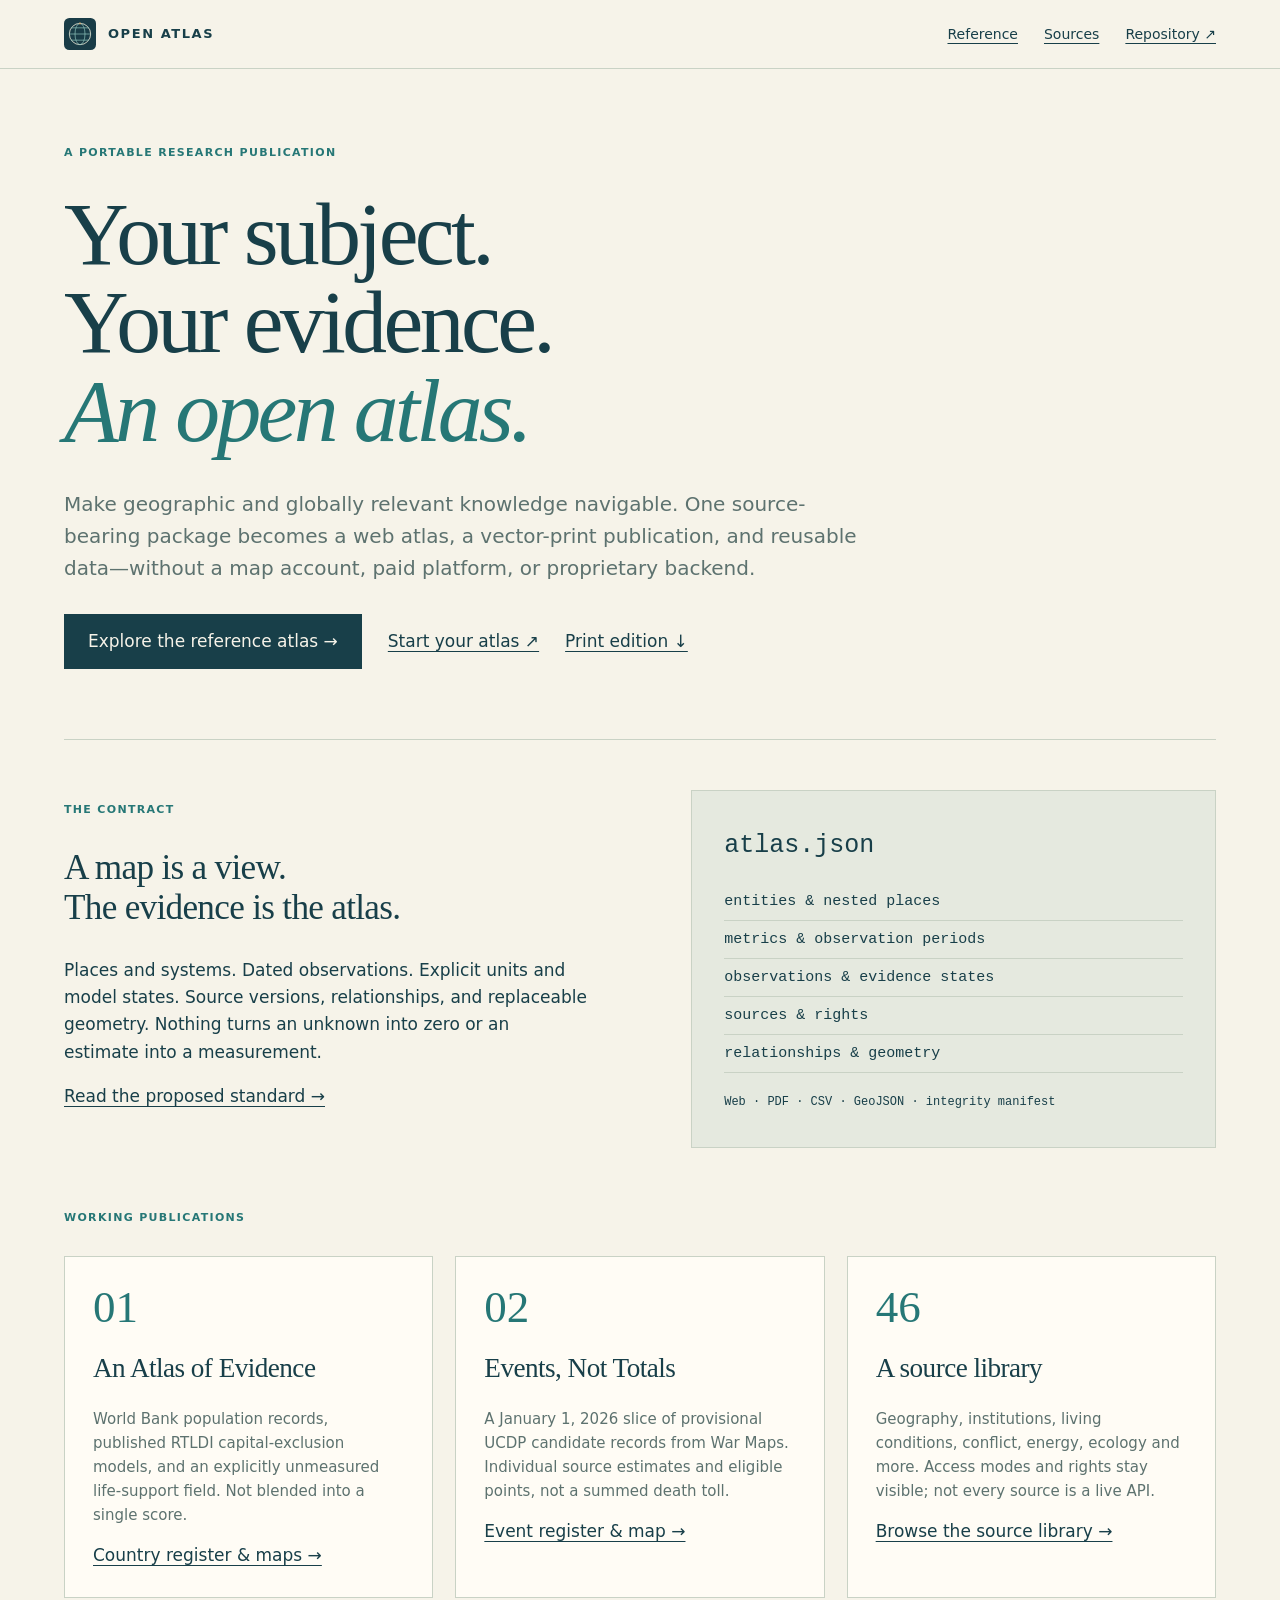
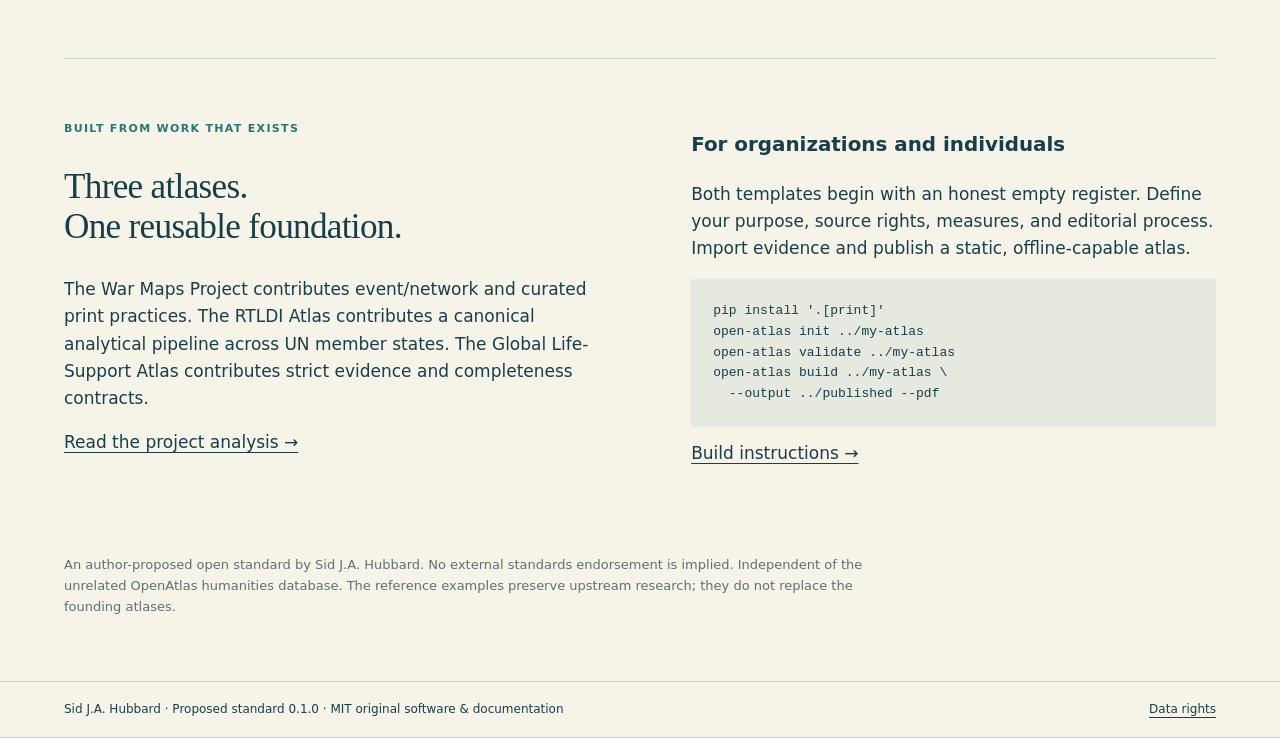
<file: docs/index.html>
<!doctype html><html lang="en"><head><meta charset="utf-8"><meta name="viewport" content="width=device-width,initial-scale=1"><meta name="description" content="Open Atlas Standard: source-bearing atlases, web and print, for geographic and globally relevant research."><title>Open Atlas — Your evidence, web and print</title><link rel="stylesheet" href="site.css"><link rel="icon" href="demo/icon.svg"></head><body><header><a class="brand" href="./"><img src="demo/icon.svg" alt="" width="32" height="32">OPEN ATLAS</a><nav aria-label="Project"><a href="demo/">Reference</a><a href="library.html">Sources</a><a href="https://github.com/SJAH9/open-atlas-standard">Repository ↗</a></nav></header><main><section class="hero"><p class="kicker">A PORTABLE RESEARCH PUBLICATION</p><h1>Your subject.<br>Your evidence.<br><em>An open atlas.</em></h1><p class="lede">Make geographic and globally relevant knowledge navigable. One source-bearing package becomes a web atlas, a vector-print publication, and reusable data—without a map account, paid platform, or proprietary backend.</p><div class="actions"><a class="primary" href="demo/">Explore the reference atlas →</a><a href="https://github.com/SJAH9/open-atlas-standard/generate">Start your atlas ↗</a><a href="demo/atlas.pdf">Print edition ↓</a></div></section>
<section class="split"><div><p class="kicker">THE CONTRACT</p><h2>A map is a view.<br>The evidence is the atlas.</h2><p>Places and systems. Dated observations. Explicit units and model states. Source versions, relationships, and replaceable geometry. Nothing turns an unknown into zero or an estimate into a measurement.</p><a href="https://github.com/SJAH9/open-atlas-standard/blob/main/standard/OPEN_ATLAS_STANDARD.md">Read the proposed standard →</a></div><div class="package"><span>atlas.json</span><ul><li>entities &amp; nested places</li><li>metrics &amp; observation periods</li><li>observations &amp; evidence states</li><li>sources &amp; rights</li><li>relationships &amp; geometry</li></ul><strong>Web · PDF · CSV · GeoJSON · integrity manifest</strong></div></section>
<section><p class="kicker">WORKING PUBLICATIONS</p><div class="cards"><article><span class="number">01</span><h2>An Atlas of Evidence</h2><p>World Bank population records, published RTLDI capital-exclusion models, and an explicitly unmeasured life-support field. Not blended into a single score.</p><a href="demo/">Country register &amp; maps →</a></article><article><span class="number">02</span><h2>Events, Not Totals</h2><p>A January 1, 2026 slice of provisional UCDP candidate records from War Maps. Individual source estimates and eligible points, not a summed death toll.</p><a href="events/">Event register &amp; map →</a></article><article><span class="number">46</span><h2>A source library</h2><p>Geography, institutions, living conditions, conflict, energy, ecology and more. Access modes and rights stay visible; not every source is a live API.</p><a href="library.html">Browse the source library →</a></article></div></section>
<section class="split foundations"><div><p class="kicker">BUILT FROM WORK THAT EXISTS</p><h2>Three atlases.<br>One reusable foundation.</h2><p>The War Maps Project contributes event/network and curated print practices. The RTLDI Atlas contributes a canonical analytical pipeline across UN member states. The Global Life-Support Atlas contributes strict evidence and completeness contracts.</p><a href="https://github.com/SJAH9/open-atlas-standard/blob/main/analysis/FOUNDING_PROJECTS.md">Read the project analysis →</a></div><div><h3>For organizations and individuals</h3><p>Both templates begin with an honest empty register. Define your purpose, source rights, measures, and editorial process. Import evidence and publish a static, offline-capable atlas.</p><pre><code>pip install '.[print]'
open-atlas init ../my-atlas
open-atlas validate ../my-atlas
open-atlas build ../my-atlas \
  --output ../published --pdf</code></pre><a href="https://github.com/SJAH9/open-atlas-standard#five-minute-start">Build instructions →</a></div></section>
<p class="notice">An author-proposed open standard by Sid J.A. Hubbard. No external standards endorsement is implied. Independent of the unrelated OpenAtlas humanities database. The reference examples preserve upstream research; they do not replace the founding atlases.</p></main><footer><span>Sid J.A. Hubbard · Proposed standard 0.1.0 · MIT original software &amp; documentation</span><a href="https://github.com/SJAH9/open-atlas-standard/blob/main/THIRD_PARTY_NOTICES.md">Data rights</a></footer></body></html>
</file>
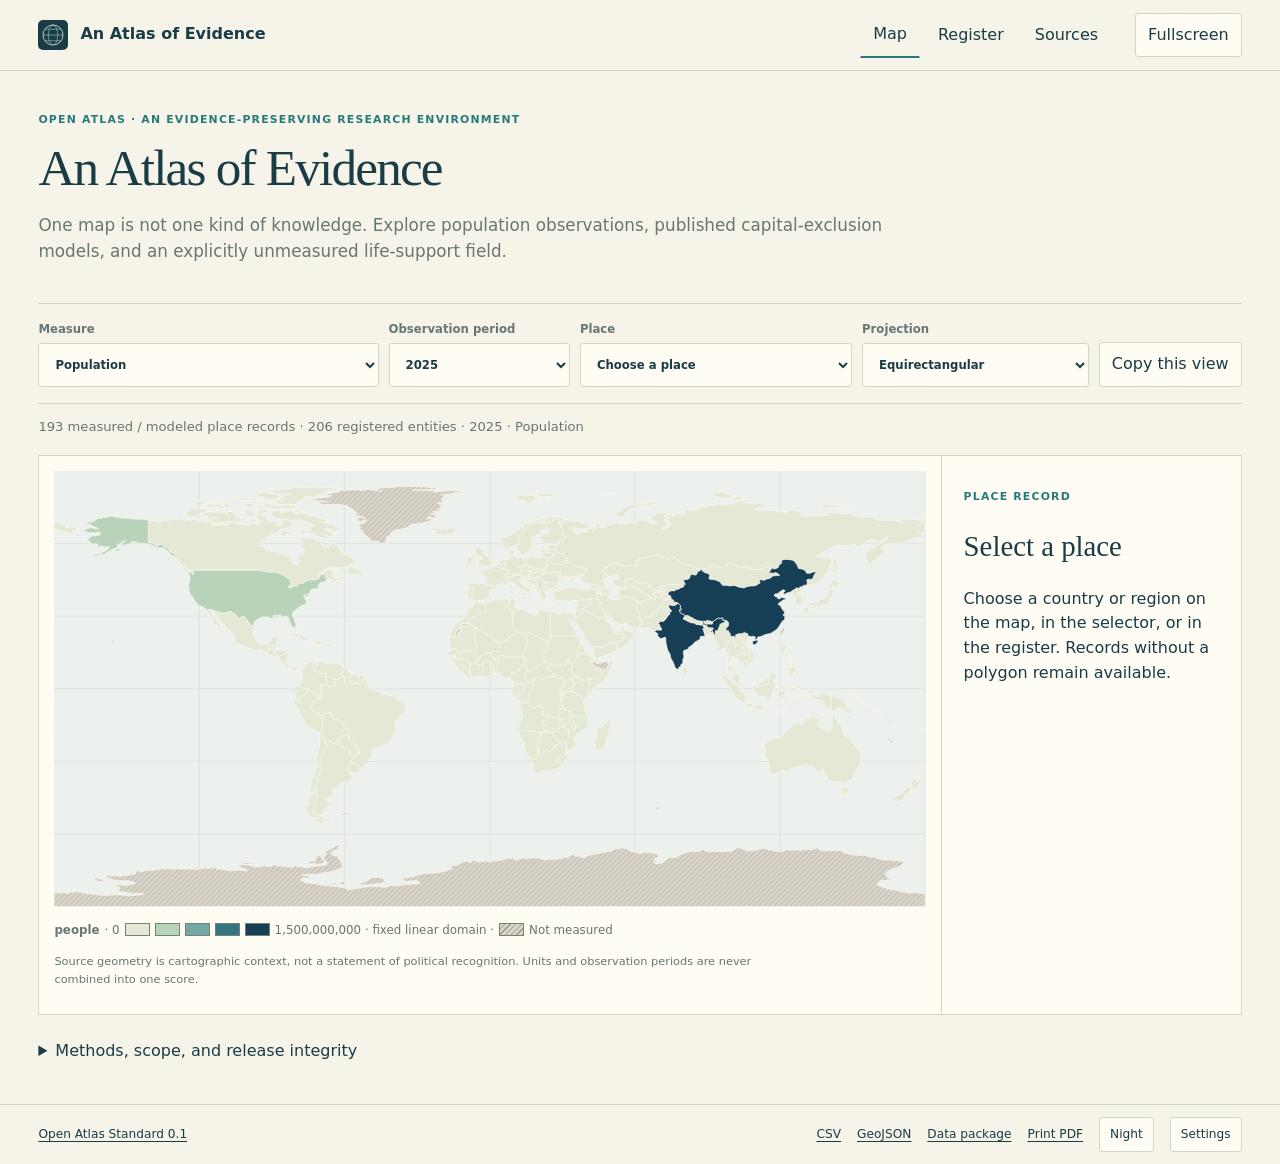
<file: docs/demo/index.html>
<!doctype html>
<html lang="en"><head><meta charset="utf-8"><meta name="viewport" content="width=device-width,initial-scale=1"><meta name="theme-color" content="#f6f3e9"><title>An Atlas of Evidence</title><link rel="stylesheet" href="atlas.css"><link rel="manifest" href="manifest.webmanifest"><link rel="icon" href="icon.svg"></head>
<body><a class="skip" href="#register">Skip map and read the data</a>
<header><a class="identity" href="./"><img src="icon.svg" alt="" width="30" height="30"><span>An Atlas of Evidence</span></a><nav aria-label="Atlas views"><button data-view="map" aria-pressed="true">Map</button><button data-view="table" aria-pressed="false">Register</button><button data-view="sources" aria-pressed="false">Sources</button></nav><button id="fullscreen" aria-label="Enter fullscreen">Fullscreen</button></header>
<main><section class="introduction"><p class="eyebrow">OPEN ATLAS · AN EVIDENCE-PRESERVING RESEARCH ENVIRONMENT</p><h1>An Atlas of Evidence</h1><p>One map is not one kind of knowledge. Explore population observations, published capital-exclusion models, and an explicitly unmeasured life-support field.</p></section>
<section class="control-deck" aria-label="Explore the atlas"><label>Measure<select id="metric"></select></label><label>Observation period<select id="period"></select></label><label>Place<select id="entity"><option value="">Choose a place</option></select></label><label>Projection<select id="projection"><option value="equirectangular">Equirectangular</option><option value="equal-area">Cylindrical equal-area (45°)</option></select></label><button id="share">Copy this view</button></section>
<p id="status" role="status" aria-live="polite">Loading the validated local atlas package…</p>
<section id="map-view" class="workspace"><div class="cartography"><div id="map"><svg xmlns="http://www.w3.org/2000/svg" viewBox="0 0 1000 500" role="group" aria-label="Population world map; tab through places or use the place selector"><defs><pattern id="missing" width="6" height="6" patternUnits="userSpaceOnUse"><rect width="6" height="6" fill="#d9d4c8"/><path d="M-1,1L1,-1M0,6L6,0M5,7L7,5" stroke="#a19a8d" stroke-width=".6"/></pattern></defs><rect width="1000" height="500" fill="#edf1ed"/><g stroke="#c9d3ce" stroke-width=".5" fill="none"><path d="M166.66666666666666,0V500"/><path d="M333.3333333333333,0V500"/><path d="M500.0,0V500"/><path d="M666.6666666666666,0V500"/><path d="M833.3333333333334,0V500"/><path d="M1000.0,0V500"/><path d="M0,416.6666666666667H1000"/><path d="M0,333.3333333333333H1000"/><path d="M0,250.0H1000"/><path d="M0,166.66666666666666H1000"/><path d="M0,83.33333333333333H1000"/></g><a href="#entity=FJI" data-entity="FJI" aria-label="Fiji: 933154.0 people"><title>Fiji: 933154.0 people</title><path data-shape="MultiPolygon" d="M1000.000,294.631L1000.000,295.987L998.234,296.670L996.458,297.256L996.102,296.220L997.491,295.650L998.371,295.497L1000.000,294.631ZM994.793,298.624L995.482,298.166L996.439,298.968L995.980,300.418L994.257,300.800L992.726,300.456L992.458,299.235L993.530,298.281L994.793,298.624ZM0.574,294.502L0.230,295.838L0.000,295.987L0.000,294.631L0.574,294.502Z" fill="#e4e8d5" fill-rule="evenodd" stroke="#faf7ef" stroke-width=".8"/></a><a href="#entity=TZA" data-entity="TZA" aria-label="United Republic of Tanzania: 70545865.0 people"><title>United Republic of Tanzania: 70545865.0 people</title><path data-shape="Polygon" d="M594.177,252.639L594.646,252.944L604.719,258.603L604.908,260.214L608.895,262.991L607.613,266.414L607.777,267.988L609.556,269.000L609.639,269.722L608.874,271.400L609.033,272.244L608.851,273.571L609.822,275.312L610.971,278.051L611.991,278.659L611.991,278.659L609.781,280.269L606.743,281.348L605.077,281.302L604.087,282.135L602.153,282.207L601.428,282.558L598.090,281.775L596.000,282.000L595.222,278.222L594.280,276.927L593.721,276.159L590.998,275.641L589.422,274.807L587.657,274.339L586.549,273.874L585.389,273.167L585.389,273.167L583.889,269.667L582.278,268.111L581.722,266.500L582.000,265.055L581.500,262.500L582.649,262.368L583.656,261.361L584.738,259.913L585.423,259.331L585.397,258.429L584.799,257.799L584.638,256.705L584.638,256.705L585.440,256.353L585.600,254.719L584.498,253.152L585.472,252.818L588.517,252.854L594.177,252.639Z" fill="#e4e8d5" fill-rule="evenodd" stroke="#faf7ef" stroke-width=".8"/></a><a href="#entity=ESH" data-entity="ESH" aria-label="Western Sahara: not measured "><title>Western Sahara: not measured </title><path data-shape="Polygon" d="M475.929,173.177L475.930,173.363L475.877,173.901L475.869,178.108L466.752,177.963L466.841,185.071L464.238,185.320L463.559,186.747L464.086,190.758L453.208,190.741L452.602,191.667L452.721,190.494L452.770,190.498L459.025,190.276L459.359,189.275L460.497,188.027L461.414,184.192L465.275,181.194L466.581,177.692L467.449,177.489L468.354,175.324L470.691,175.026L471.696,175.386L472.957,175.386L473.853,174.754L475.570,174.665L475.506,173.177L475.929,173.177Z" fill="url(#missing)" fill-rule="evenodd" stroke="#faf7ef" stroke-width=".8"/></a><a href="#entity=CAN" data-entity="CAN" aria-label="Canada: 41651653.0 people"><title>Canada: 41651653.0 people</title><path data-shape="MultiPolygon" d="M158.778,113.889L158.405,113.882L153.027,111.154L151.043,109.954L146.012,108.804L144.465,106.345L144.860,104.640L141.306,103.457L140.819,101.218L137.458,99.201L137.400,97.770L137.400,97.770L138.944,96.431L138.867,94.678L134.145,92.911L131.304,89.742L129.568,87.749L127.025,86.497L125.153,85.360L123.678,83.923L120.890,84.823L118.188,86.375L115.720,84.550L113.781,83.333L111.075,82.564L108.339,82.482L108.354,66.667L108.372,56.356L108.372,56.356L113.554,57.025L117.927,58.361L120.823,58.617L123.262,57.458L126.626,56.590L130.752,56.930L134.913,55.710L139.459,55.018L141.367,56.169L143.440,55.520L144.061,54.212L145.980,54.508L150.677,56.998L154.375,55.116L154.751,57.223L158.164,56.767L159.213,55.957L162.577,56.117L166.825,57.284L173.326,58.302L177.149,58.774L179.870,58.595L183.617,60.003L179.709,61.382L184.730,61.977L192.228,61.650L194.594,61.164L197.555,62.829L200.577,61.424L197.742,60.245L199.536,59.295L202.917,59.167L205.139,58.889L207.381,59.552L210.172,61.061L213.275,60.840L218.182,62.092L222.495,61.651L226.547,61.718L226.226,59.989L228.696,59.504L233.000,60.446L232.984,63.074L234.752,60.859L236.986,60.934L238.242,58.142L235.266,56.429L232.024,55.306L232.247,52.237L235.531,50.221L239.195,50.666L242.005,51.893L245.779,55.024L243.314,56.389L248.480,56.951L248.468,59.792L252.180,57.615L255.501,59.403L254.674,61.463L257.361,63.337L260.261,61.329L262.287,58.932L262.439,55.883L266.387,56.096L270.493,56.505L274.221,57.883L274.388,59.262L272.321,60.743L274.280,62.230L273.926,63.581L268.487,65.523L264.624,65.952L261.752,65.116L260.923,66.510L258.246,68.853L257.435,70.068L254.214,71.947L250.238,72.131L248.044,73.305L247.861,75.111L244.629,75.458L241.231,77.709L238.218,80.837L237.141,83.027L236.987,86.253L241.069,86.716L242.321,89.317L243.619,91.425L247.506,90.876L252.668,92.079L255.445,93.134L257.433,94.447L260.913,95.212L263.856,96.382L268.443,96.542L271.464,96.810L271.011,99.216L271.875,102.008L273.887,105.117L278.020,107.754L280.158,106.850L281.661,103.994L280.211,99.607L278.251,98.145L282.698,96.843L285.846,94.896L287.385,92.960L287.158,91.104L285.272,88.744L281.898,86.654L285.176,83.743L283.965,81.228L283.036,76.890L284.970,76.249L289.733,77.004L292.588,77.275L294.889,76.545L297.476,77.486L300.897,79.096L301.740,80.175L306.693,80.385L306.610,82.719L307.534,86.230L310.071,86.664L312.084,88.300L316.106,86.757L318.763,83.692L320.601,82.401L322.765,84.882L326.382,88.425L329.454,91.757L328.337,93.502L332.032,95.068L334.529,96.655L338.958,97.374L340.741,98.260L341.842,100.610L344.005,100.979L345.121,102.027L345.324,105.148L343.308,106.193L341.314,107.167L336.737,108.155L333.241,110.437L328.545,110.888L322.604,110.303L318.435,110.283L315.558,110.475L313.232,112.468L309.691,113.699L305.684,117.375L302.487,119.940L304.847,119.483L309.306,115.833L315.132,113.519L319.288,113.242L321.747,114.604L319.124,116.470L320.004,119.464L320.911,121.560L324.519,122.947L329.109,122.545L331.894,119.422L332.087,121.437L333.881,122.443L330.445,124.263L324.292,125.916L321.537,127.040L318.433,129.041L316.324,128.837L316.217,126.486L321.040,124.189L316.594,124.280L313.507,124.618L311.691,123.048L311.693,119.260L310.460,118.459L308.597,118.931L307.674,118.201L305.556,120.297L304.708,122.458L303.722,123.722L302.542,124.152L301.653,124.292L301.375,124.977L296.256,124.980L292.036,124.999L290.783,125.510L287.847,127.510L287.500,127.727L286.611,128.809L284.061,128.808L281.333,128.819L280.079,129.260L280.528,129.806L280.778,130.653L280.724,130.934L277.090,132.316L274.228,132.753L271.002,134.236L270.305,134.236L269.362,133.798L269.050,133.401L269.111,133.111L269.722,132.139L271.028,130.611L271.840,128.969L271.284,126.556L270.692,124.035L267.798,122.731L268.140,122.237L267.733,121.897L266.970,121.897L266.412,121.457L266.272,120.799L265.731,121.087L264.986,121.001L265.156,120.726L264.502,120.452L264.233,119.722L262.077,118.833L259.828,117.907L257.112,116.833L254.505,115.825L252.020,116.612L251.111,116.639L247.694,115.917L245.444,116.278L242.750,115.417L239.914,114.974L237.975,114.803L237.111,114.333L236.618,112.808L235.678,112.822L235.669,113.889L229.920,113.887L220.417,113.889L210.977,113.889L202.639,113.889L194.306,113.889L186.111,113.889L177.644,113.889L174.913,113.889L166.667,113.889L158.778,113.889ZM266.684,76.520L268.749,75.239L272.564,75.265L272.505,75.803L269.254,77.335L267.293,77.271L266.684,76.520ZM278.400,47.770L275.344,46.297L275.461,45.297L276.797,45.112L283.154,45.411L287.944,46.937L288.191,47.704L285.238,47.623L282.245,47.565L279.205,47.938L278.400,47.770ZM276.902,77.540L277.974,76.707L279.111,76.767L279.817,77.337L278.729,78.797L277.501,78.561L276.772,77.732L276.902,77.540ZM239.965,41.722L238.453,42.799L234.420,42.592L231.053,41.868L232.532,40.617L236.525,39.869L238.951,40.843L239.965,41.722ZM239.333,34.667L238.068,34.746L232.862,34.569L232.121,33.793L237.715,33.833L239.665,34.349L239.333,34.667ZM231.238,31.206L234.558,32.171L233.805,33.175L229.695,33.748L227.433,33.103L226.242,32.061L226.022,30.911L229.619,31.022L231.238,31.206ZM255.138,43.355L250.654,43.012L243.271,42.117L242.310,40.592L241.972,39.215L239.184,38.002L233.438,37.663L230.218,36.803L231.264,35.663L236.989,35.839L240.072,36.733L245.542,36.726L247.939,37.640L247.306,38.683L250.494,39.312L252.258,39.972L256.005,40.094L260.058,40.327L264.473,39.724L270.129,39.488L274.643,39.683L277.618,40.731L278.239,41.880L276.506,42.619L272.364,43.215L268.809,42.878L260.840,43.305L255.138,43.355ZM190.932,32.908L194.849,33.344L193.925,34.175L188.747,34.974L184.627,34.077L186.876,33.192L190.932,32.908ZM191.768,31.099L195.380,31.661L191.996,32.203L187.383,32.200L187.428,31.804L190.278,30.972L191.768,31.099ZM345.555,107.453L344.072,109.203L342.234,111.632L344.047,110.694L345.913,111.289L344.938,112.258L347.402,113.019L348.684,112.343L351.454,113.197L350.594,115.231L352.539,114.756L352.893,116.230L353.755,117.957L352.586,120.401L351.329,120.505L349.503,119.980L350.106,117.708L349.332,117.355L346.109,119.764L344.451,119.667L346.413,118.362L343.748,117.687L340.763,117.853L335.372,117.768L334.946,116.946L336.676,115.968L335.468,115.213L337.801,113.540L340.670,109.116L342.393,107.535L344.803,106.578L346.092,106.699L345.555,107.453ZM266.993,69.140L270.035,70.093L273.217,70.958L273.463,72.279L275.507,72.063L277.490,72.983L275.025,73.858L270.702,73.190L269.142,71.939L266.388,73.417L262.435,74.855L261.481,73.230L257.717,73.497L260.131,72.123L260.486,69.936L261.434,67.392L263.441,67.619L263.956,68.840L265.378,68.412L266.993,69.140ZM281.193,49.022L283.820,47.918L289.984,49.323L293.809,50.647L294.169,51.859L299.327,51.231L302.222,53.000L308.928,54.097L311.347,55.217L313.975,57.816L308.875,59.111L315.417,60.925L319.827,61.535L323.820,64.088L328.189,64.272L327.325,66.222L322.449,69.448L319.031,68.261L314.663,65.589L311.069,65.937L310.719,67.528L313.640,69.143L317.411,70.421L318.555,71.159L320.363,73.909L319.406,75.905L315.903,75.153L308.936,72.929L312.862,75.322L315.755,77.000L316.207,77.970L308.674,76.861L302.713,75.248L299.346,73.895L300.316,73.111L296.171,71.683L292.127,70.336L292.171,71.141L284.139,71.585L281.789,70.631L283.619,68.586L288.838,68.536L294.556,68.181L293.628,67.190L294.597,65.804L298.191,63.098L297.428,61.870L296.357,60.918L292.102,59.570L286.475,58.626L288.254,57.923L285.313,56.196L282.865,56.038L280.674,55.092L279.188,55.912L274.151,56.269L264.042,55.648L258.167,54.833L253.662,54.415L251.352,53.439L254.256,52.172L250.311,52.160L249.430,49.347L251.565,46.863L254.422,45.728L261.594,44.989L259.550,46.785L261.738,48.516L264.305,46.277L271.346,45.136L276.111,48.010L275.697,49.828L281.193,49.022ZM237.490,44.070L243.278,44.167L248.584,44.842L244.433,47.316L241.121,47.856L238.142,49.932L234.973,49.828L233.240,47.388L233.283,46.007L234.734,44.827L237.490,44.070ZM158.736,38.565L158.736,38.565L163.451,36.487L169.156,34.688L173.416,34.727L177.226,34.319L176.845,36.453L174.705,37.417L172.110,37.552L166.946,38.741L162.500,39.167L158.736,38.565ZM131.361,99.889L134.028,99.667L133.196,102.820L135.614,105.054L134.506,105.049L132.832,103.779L131.806,102.500L130.404,101.635L129.890,100.414L130.056,99.528L131.361,99.889ZM206.966,29.718L212.419,30.096L219.930,31.110L222.055,32.431L223.136,33.590L218.600,33.281L214.028,32.380L207.844,32.277L210.527,31.452L207.168,30.782L206.966,29.718ZM156.917,115.250L155.520,115.637L150.958,114.375L150.125,113.389L147.639,112.417L147.139,111.625L144.280,111.125L143.209,109.614L143.449,108.970L146.365,109.576L148.069,109.997L150.681,110.292L151.625,111.250L152.998,112.569L155.771,113.715L156.917,115.250ZM162.395,43.197L166.362,43.774L173.457,43.928L176.154,44.733L179.137,45.902L175.645,46.603L168.833,48.556L165.389,50.500L165.389,51.712L158.077,53.051L156.611,51.833L150.197,50.365L151.389,49.188L153.313,47.160L155.722,45.333L153.006,43.631L162.395,43.197ZM200.502,39.318L202.975,38.853L205.886,38.974L206.375,40.335L204.685,41.652L195.278,42.083L188.269,43.286L184.045,43.349L183.691,42.444L189.461,41.215L176.911,41.546L173.027,41.049L176.817,38.336L179.431,37.559L187.248,38.496L192.183,40.141L197.036,40.352L193.063,37.695L195.608,36.683L198.476,37.005L199.413,38.329L200.502,39.318ZM204.104,47.011L207.215,48.132L208.959,50.838L209.820,52.797L214.485,54.173L219.498,55.488L219.196,56.710L214.636,56.933L216.408,58.001L215.472,59.020L210.444,58.583L205.667,57.833L202.437,58.002L197.222,58.944L190.183,59.361L185.241,59.624L183.736,58.313L179.944,57.556L177.478,57.866L174.056,55.667L175.904,55.371L180.191,54.896L184.107,55.021L187.733,54.538L182.361,53.889L176.425,54.110L172.487,54.054L171.021,53.030L177.464,51.919L173.179,51.958L168.328,51.226L170.659,49.145L172.593,48.039L180.030,46.348L182.869,46.885L181.482,48.187L187.664,47.346L191.527,48.749L194.666,47.330L197.204,48.241L199.477,50.970L200.872,49.818L198.899,46.974L201.343,46.567L204.104,47.011ZM221.005,48.039L217.944,46.222L221.232,44.878L224.545,45.463L229.500,45.111L230.222,45.917L227.629,47.249L231.833,48.444L231.333,50.944L226.779,52.020L224.103,51.788L222.181,50.727L215.278,48.583L215.333,47.694L221.005,48.039ZM203.889,45.556L207.611,45.444L209.722,46.056L207.278,47.889L202.944,45.944L203.889,45.556ZM226.389,36.889L228.512,38.176L228.599,39.602L227.333,41.667L222.754,41.952L219.768,41.507L219.825,39.887L215.272,40.101L215.096,37.954L218.084,38.041L222.268,37.094L226.175,37.254L226.389,36.889ZM233.288,26.105L235.213,25.258L238.060,25.063L236.846,24.426L243.306,24.285L246.853,25.768L251.528,26.363L256.083,26.889L258.278,28.722L261.627,29.620L257.812,30.446L252.680,32.535L247.766,32.735L242.009,32.380L239.025,31.247L239.067,30.240L241.263,29.500L236.183,29.521L233.122,28.597L231.362,27.340L233.288,26.105ZM245.592,22.516L249.722,21.986L252.966,21.896L258.416,21.446L262.500,20.410L265.944,20.556L268.944,21.333L271.056,19.833L274.722,19.389L279.704,19.082L288.194,18.967L289.670,19.267L297.690,18.797L303.706,18.973L309.722,19.149L317.146,19.367L323.111,19.722L328.194,20.476L328.073,21.218L321.294,22.423L314.574,22.985L312.062,23.607L318.110,23.593L311.556,25.278L307.029,26.064L302.278,28.333L296.548,28.794L294.778,29.361L286.367,29.658L290.197,30.007L288.276,30.503L290.574,31.873L287.935,32.825L283.643,33.611L282.326,34.698L278.446,35.529L278.834,36.157L283.581,36.050L283.641,36.728L276.219,38.394L268.960,37.628L260.800,38.058L256.667,37.722L251.415,37.577L251.066,36.244L256.202,35.616L254.833,33.611L256.528,33.416L263.955,34.615L260.167,32.833L255.661,32.301L257.911,31.226L262.837,30.564L263.625,29.596L259.702,28.510L258.523,27.079L266.115,27.199L268.309,27.500L272.644,26.488L266.389,26.167L256.670,26.344L251.759,25.401L249.444,24.278L246.200,23.464L245.592,22.516ZM291.067,62.655L289.261,63.475L286.148,63.615L285.454,62.255L286.634,60.698L289.180,60.313L291.349,61.082L291.380,62.272L291.067,62.655ZM232.618,56.972L234.312,58.034L232.585,59.008L228.841,58.167L226.578,58.470L222.785,57.222L225.229,56.361L227.171,55.157L230.118,55.944L231.785,56.444L232.618,56.972ZM320.780,111.464L321.741,111.230L325.394,111.927L328.234,113.087L328.316,113.597L326.963,113.647L323.363,112.776L320.780,111.464ZM322.181,119.344L323.154,120.694L325.169,121.067L327.744,120.991L326.378,122.129L325.349,122.311L321.826,121.132L321.132,120.201L322.181,119.344Z" fill="#e4e8d5" fill-rule="evenodd" stroke="#faf7ef" stroke-width=".8"/></a><a href="#entity=USA" data-entity="USA" aria-label="United States of America: 341784857.0 people"><title>United States of America: 341784857.0 people</title><path data-shape="MultiPolygon" d="M158.778,113.889L166.667,113.889L174.913,113.889L177.644,113.889L186.111,113.889L194.306,113.889L202.639,113.889L210.977,113.889L220.417,113.889L229.920,113.887L235.669,113.889L235.678,112.822L236.618,112.808L237.111,114.333L237.975,114.803L239.914,114.974L242.750,115.417L245.444,116.278L247.694,115.917L251.111,116.639L252.020,116.612L254.505,115.825L257.112,116.833L259.828,117.907L262.077,118.833L264.233,119.722L264.502,120.452L265.156,120.726L264.986,121.001L265.731,121.087L266.272,120.799L266.412,121.457L266.970,121.897L267.733,121.897L268.140,122.237L267.798,122.731L270.692,124.035L271.284,126.556L271.840,128.969L271.028,130.611L269.722,132.139L269.111,133.111L269.050,133.401L269.362,133.798L270.305,134.236L271.002,134.236L274.228,132.753L277.090,132.316L280.724,130.934L280.778,130.653L280.528,129.806L280.079,129.260L281.333,128.819L284.061,128.808L286.611,128.809L287.500,127.727L287.847,127.510L290.783,125.510L292.036,124.999L296.256,124.980L301.375,124.977L301.653,124.292L302.542,124.152L303.722,123.722L304.708,122.458L305.556,120.297L307.674,118.201L308.597,118.931L310.460,118.459L311.693,119.260L311.691,123.048L313.507,124.618L313.987,125.529L311.021,126.874L308.167,127.833L305.233,128.655L303.763,130.305L303.292,130.930L303.264,132.403L304.181,133.875L305.333,133.944L305.042,132.931L305.875,133.548L305.653,134.341L303.778,134.792L302.443,134.738L300.389,135.222L299.181,135.361L297.565,135.498L295.250,136.302L299.330,135.779L300.153,136.306L296.264,137.139L294.494,137.144L294.577,136.803L293.731,137.574L294.549,137.701L293.949,139.697L291.928,141.835L291.721,141.121L291.111,140.977L290.200,140.282L290.778,141.778L291.467,142.272L291.509,143.322L290.618,144.401L289.055,146.620L288.802,146.509L289.661,144.619L288.242,143.558L287.917,141.250L287.381,142.451L287.974,144.213L286.139,143.778L288.051,144.672L288.170,147.316L288.967,147.508L289.255,148.469L289.646,151.248L287.880,153.310L285.007,154.133L283.181,155.763L281.793,155.941L280.387,156.961L279.990,157.893L276.941,159.696L275.375,161.019L274.066,162.665L273.638,164.639L274.129,166.568L275.056,168.944L276.290,170.911L276.306,172.111L277.621,175.333L277.533,177.206L277.412,178.287L276.719,179.983L275.889,180.333L274.522,179.996L274.083,178.778L273.028,178.139L271.556,175.750L270.263,173.625L269.846,172.538L270.417,170.694L269.639,169.167L267.473,166.843L266.389,166.417L263.587,167.677L263.089,167.539L261.741,166.243L260.000,165.556L256.860,165.905L254.395,165.597L252.276,165.789L251.128,166.222L251.629,166.961L251.583,168.087L252.173,168.636L251.644,169.001L250.613,168.591L249.570,169.118L247.555,169.032L245.481,167.564L243.058,167.910L241.038,167.267L239.310,167.462L236.972,168.111L234.444,170.170L231.683,171.368L230.167,172.694L229.528,173.944L229.500,175.861L229.639,177.194L230.167,178.139L229.083,178.222L227.111,177.611L224.944,176.750L224.167,175.444L223.556,173.500L221.917,171.917L220.956,170.289L219.562,168.387L217.604,167.280L215.333,167.333L213.583,169.528L211.278,168.694L209.842,167.856L209.151,166.329L208.230,164.878L206.579,163.656L205.159,162.778L204.146,161.793L199.333,161.792L199.328,162.938L197.125,162.939L191.601,162.959L185.264,161.002L181.069,159.652L181.329,159.109L177.802,159.410L174.645,159.624L174.178,158.205L172.378,156.608L171.082,156.275L170.778,155.478L169.219,155.339L168.225,154.588L165.645,154.314L164.936,153.865L164.599,152.342L161.904,149.551L159.590,145.690L159.689,145.046L158.463,144.129L156.313,141.801L155.930,139.536L154.450,138.019L155.059,135.717L154.962,133.334L154.075,131.206L155.161,128.588L155.499,126.067L155.836,123.546L155.334,119.820L154.456,117.444L153.647,116.154L153.983,115.612L158.000,116.556L159.480,119.178L160.167,118.444L159.722,116.167L158.778,113.889ZM68.327,194.223L68.821,194.464L69.271,194.836L69.979,195.809L69.913,195.963L68.827,196.556L67.939,196.990L67.533,197.455L66.843,197.057L66.922,196.281L66.463,195.270L66.601,194.960L67.083,194.508L66.891,193.961L67.053,193.702L67.264,193.754L68.327,194.223ZM66.679,192.322L66.446,192.656L65.515,192.854L65.037,192.269L64.718,192.044L64.693,191.870L64.965,191.632L65.952,191.896L66.679,192.322ZM64.560,191.175L64.474,191.476L62.986,191.395L63.194,191.057L64.560,191.175ZM61.041,189.675L61.273,189.854L62.075,190.772L61.925,190.932L61.726,190.896L60.759,190.799L60.406,190.169L60.298,190.058L61.041,189.675ZM57.318,188.292L57.375,188.939L57.045,189.214L56.110,188.707L56.253,188.505L56.677,188.233L57.318,188.292ZM37.589,82.266L39.793,82.518L40.058,83.583L38.353,84.015L36.532,83.496L34.846,82.741L37.589,82.266ZM74.365,88.975L76.209,89.163L77.386,90.025L74.982,91.345L72.208,92.404L70.788,91.687L70.358,90.386L72.881,89.398L74.365,88.975ZM108.372,56.356L108.372,56.356L108.354,66.667L108.339,82.482L111.075,82.564L113.781,83.333L115.720,84.550L118.188,86.375L120.890,84.823L123.678,83.923L125.153,85.360L127.025,86.497L129.568,87.749L131.304,89.742L134.145,92.911L138.867,94.678L138.944,96.431L137.400,97.770L137.400,97.770L137.400,97.770L135.873,96.725L133.424,95.840L132.639,93.417L129.058,91.170L127.561,88.547L124.894,88.367L120.478,88.299L117.222,87.500L111.478,84.617L108.819,84.090L103.960,83.099L100.114,83.336L94.651,82.059L91.349,80.876L88.266,81.464L88.839,83.394L87.303,83.572L84.089,84.151L81.644,85.088L78.566,85.678L78.168,84.042L79.417,81.317L82.370,80.462L81.608,79.765L78.067,81.313L76.171,83.162L72.169,85.138L74.201,86.487L71.576,88.482L68.590,89.645L65.810,90.492L65.122,91.722L60.786,93.157L59.907,94.461L56.657,95.648L54.751,95.434L52.158,96.209L49.340,97.155L47.029,98.084L42.262,98.877L41.827,98.410L44.866,97.113L47.583,96.255L50.544,94.736L53.990,94.422L55.360,93.283L59.210,91.620L59.830,91.064L61.881,90.083L62.360,87.977L63.773,86.336L60.570,87.178L59.674,86.701L58.171,87.711L56.356,86.302L55.608,87.298L54.569,85.914L51.792,87.025L50.086,87.023L49.847,85.370L50.350,84.351L48.561,83.362L44.949,83.894L42.605,82.590L40.704,81.924L40.692,80.350L38.552,79.167L39.627,77.569L41.891,76.019L42.882,74.593L45.130,74.390L47.035,74.835L49.276,73.495L51.293,73.734L53.410,72.872L52.894,71.603L51.339,71.103L53.395,70.032L51.689,70.063L48.742,70.668L47.895,71.282L45.704,70.669L41.775,70.981L37.708,70.315L36.542,69.198L33.026,67.583L36.930,66.421L43.126,65.065L45.410,65.065L45.032,66.452L50.895,66.344L48.640,64.623L45.223,63.566L43.247,62.177L40.583,60.992L36.765,60.114L38.320,58.658L43.248,58.568L46.754,57.302L47.415,55.950L50.253,54.630L52.959,54.312L58.225,53.079L60.779,53.265L65.053,51.784L69.256,52.367L71.266,53.621L72.500,53.083L77.194,53.250L77.028,53.889L81.278,54.361L84.111,54.083L89.963,54.961L95.306,55.222L97.444,55.583L101.140,55.132L105.354,55.967L108.372,56.356L108.372,56.356ZM22.968,72.826L24.682,73.355L26.414,73.070L28.660,73.802L31.418,74.174L31.189,74.476L29.085,75.064L26.971,74.460L25.913,73.956L23.464,74.117L22.802,73.873L22.968,72.826Z" fill="#b9d3ba" fill-rule="evenodd" stroke="#faf7ef" stroke-width=".8"/></a><a href="#entity=KAZ" data-entity="KAZ" aria-label="Kazakhstan: 20843754.0 people"><title>Kazakhstan: 20843754.0 people</title><path data-shape="Polygon" d="M742.667,113.292L740.552,115.141L738.245,115.401L738.112,118.186L736.567,119.442L731.057,118.528L729.053,123.501L727.631,124.119L722.128,125.229L724.628,130.055L722.723,130.778L722.944,132.361L721.232,131.954L719.839,130.955L715.718,130.665L711.112,130.589L710.103,130.895L706.147,129.727L704.570,130.302L704.138,131.942L699.568,130.985L697.740,131.377L697.118,132.594L695.525,133.107L691.861,135.044L690.646,137.031L689.611,137.049L688.850,135.733L685.317,135.643L684.752,133.368L683.398,133.348L683.606,130.562L680.280,128.533L675.516,128.750L672.259,129.154L669.606,126.651L667.333,125.600L663.028,123.611L662.509,123.370L655.358,125.012L655.467,135.254L654.042,135.389L652.098,133.211L650.221,132.433L647.067,133.011L645.840,133.935L645.684,133.258L646.367,132.100L645.837,131.133L642.618,130.186L641.365,127.692L639.831,126.989L639.738,126.084L642.440,126.348L642.547,124.317L644.909,123.866L647.336,124.280L647.836,121.570L647.341,119.853L644.561,119.987L642.200,119.309L638.984,120.531L636.392,121.113L634.981,120.664L635.263,119.234L633.492,117.378L631.431,117.456L629.073,115.572L630.677,113.467L629.866,112.900L632.082,109.848L634.938,111.459L635.284,109.430L641.018,106.409L645.358,106.337L651.480,108.260L654.769,109.384L657.717,108.212L662.120,108.157L665.673,109.596L666.480,108.772L670.382,108.891L671.078,107.576L666.576,105.665L669.242,104.312L668.722,103.556L671.389,102.833L669.384,100.931L670.657,99.983L681.051,99.016L682.408,98.330L689.359,97.304L691.856,96.152L696.848,96.751L697.723,99.630L700.623,98.954L704.190,99.901L703.960,101.417L706.625,101.259L713.586,98.637L712.570,99.508L716.114,101.654L722.321,108.709L723.801,107.255L727.628,108.855L731.619,108.141L733.153,108.641L734.490,110.246L736.432,110.785L737.615,111.964L741.193,111.593L742.667,113.292Z" fill="#e4e8d5" fill-rule="evenodd" stroke="#faf7ef" stroke-width=".8"/></a><a href="#entity=UZB" data-entity="UZB" aria-label="Uzbekistan: 37053428.0 people"><title>Uzbekistan: 37053428.0 people</title><path data-shape="Polygon" d="M655.467,135.254L655.358,125.012L662.509,123.370L663.028,123.611L667.333,125.600L669.606,126.651L672.259,129.154L675.516,128.750L680.280,128.533L683.606,130.562L683.398,133.348L684.752,133.368L685.317,135.643L688.850,135.733L689.611,137.049L690.646,137.031L691.861,135.044L695.525,133.107L697.118,132.594L697.942,132.867L695.611,134.667L697.661,135.712L699.639,135.020L702.932,136.483L699.375,138.484L697.262,138.210L696.115,138.282L695.717,137.510L696.296,136.222L692.582,136.867L691.699,138.650L690.379,140.185L688.060,140.054L687.340,141.277L689.378,141.940L689.978,144.008L688.417,146.819L686.322,146.233L684.774,146.214L684.850,144.515L681.156,143.326L678.251,141.966L676.439,140.658L673.262,138.739L671.896,135.875L670.964,135.371L667.961,135.499L666.898,134.930L666.601,132.714L662.858,131.246L660.518,132.860L658.145,133.817L658.601,135.216L655.467,135.254Z" fill="#e4e8d5" fill-rule="evenodd" stroke="#faf7ef" stroke-width=".8"/></a><a href="#entity=PNG" data-entity="PNG" aria-label="Papua New Guinea: 10762817.0 people"><title>Papua New Guinea: 10762817.0 people</title><path data-shape="MultiPolygon" d="M891.667,257.223L896.487,259.137L901.622,260.726L903.537,262.149L905.083,263.546L905.505,265.182L910.134,266.899L910.809,268.372L908.253,268.671L908.866,270.522L911.346,272.345L913.150,275.291L914.741,275.198L914.630,276.429L916.774,276.901L915.941,277.425L918.893,278.594L918.585,279.396L916.746,279.590L916.062,278.870L913.675,278.558L910.869,278.140L908.710,276.368L907.133,274.840L905.690,272.409L902.067,271.195L899.714,271.987L898.018,272.904L898.372,274.953L896.190,275.908L894.634,275.443L891.761,275.327L891.714,266.275L891.667,257.223ZM924.000,260.167L925.056,261.056L925.389,262.500L924.520,263.240L923.996,261.600L923.350,260.527L922.092,259.617L920.512,258.432L918.506,257.615L919.278,256.944L920.778,257.722L921.722,258.333L922.889,259.000L924.000,260.167ZM920.282,266.224L918.762,266.899L917.337,267.549L915.861,267.546L913.584,266.739L911.997,265.964L912.227,265.105L914.718,265.510L916.238,265.293L916.656,263.961L917.055,263.893L917.325,265.367L918.910,265.155L919.694,264.205L921.244,263.214L920.939,261.577L922.602,261.524L923.163,261.980L923.107,263.521L922.174,265.217L920.720,265.445L920.282,266.224ZM929.889,264.833L930.730,265.463L932.077,267.224L933.389,268.167L933.000,268.944L932.222,269.222L931.019,268.155L929.803,266.391L929.206,264.275L929.590,264.007L929.889,264.833Z" fill="#e4e8d5" fill-rule="evenodd" stroke="#faf7ef" stroke-width=".8"/></a><a href="#entity=IDN" data-entity="IDN" aria-label="Indonesia: 285721236.0 people"><title>Indonesia: 285721236.0 people</title><path data-shape="MultiPolygon" d="M891.667,257.223L891.714,266.275L891.761,275.327L889.287,273.048L886.466,272.489L885.782,273.280L882.262,273.366L883.442,271.105L885.191,270.334L884.466,267.313L883.133,264.982L877.748,262.629L875.457,262.397L871.286,259.830L870.466,261.180L869.400,261.425L868.769,260.406L868.761,259.199L866.638,257.835L869.630,256.834L871.611,256.888L871.378,256.152L867.312,256.146L866.212,254.492L863.730,253.979L862.554,252.605L866.299,251.932L867.723,251.026L872.182,252.167L872.620,253.200L873.396,257.692L876.271,259.355L878.593,256.408L881.780,254.732L884.249,254.730L886.625,255.698L888.685,256.692L891.667,257.223ZM847.135,274.702L847.417,275.250L847.468,276.092L845.655,278.167L843.278,278.778L842.944,278.444L843.194,277.500L844.389,275.806L847.135,274.702ZM872.806,269.153L872.535,267.062L873.029,266.064L873.610,265.125L874.242,265.938L874.235,267.262L872.806,269.153ZM827.450,238.507L825.870,241.015L827.912,243.645L827.432,244.923L830.547,247.494L827.255,247.822L826.329,249.715L826.449,252.233L823.778,254.132L823.705,256.899L822.634,261.146L822.225,260.158L819.069,261.408L817.968,259.710L815.988,259.553L814.603,258.663L811.300,259.662L810.287,258.318L808.467,258.471L806.177,258.150L805.753,254.425L804.367,253.653L803.033,251.276L802.646,248.846L802.970,246.272L804.620,244.426L805.084,246.283L806.984,247.852L808.775,247.288L810.549,247.488L812.167,246.083L813.499,245.839L816.127,246.618L818.393,246.026L819.817,242.163L820.886,241.197L821.849,238.037L825.042,238.039L827.450,238.507ZM859.364,257.784L862.420,258.594L863.430,260.718L861.085,259.573L858.765,259.341L857.196,259.524L855.275,259.426L855.933,257.899L859.364,257.784ZM852.430,260.531L850.511,260.020L849.970,258.826L852.780,258.693L853.470,259.609L852.430,260.531ZM855.368,243.959L855.567,245.476L857.207,245.720L857.467,246.854L857.322,249.282L855.889,249.010L855.467,250.700L856.611,252.167L855.833,252.500L854.712,250.741L853.887,247.190L854.446,244.970L855.368,243.959ZM841.465,247.569L844.660,247.452L847.406,245.435L847.890,246.056L845.658,248.811L843.571,249.346L840.897,248.802L836.269,248.941L833.842,249.341L833.447,251.443L835.933,253.914L837.433,252.655L842.613,251.710L842.384,252.989L841.174,252.586L839.968,254.213L837.523,255.290L840.152,258.850L839.644,259.804L842.142,263.010L842.118,264.835L840.635,265.652L839.546,264.675L840.888,262.400L838.162,263.476L837.471,262.707L837.831,261.635L835.828,260.006L836.034,257.299L834.182,258.143L834.417,261.382L834.530,265.356L832.768,265.759L831.575,264.944L832.371,262.387L831.941,259.707L830.773,259.686L829.910,257.783L831.058,255.964L831.454,253.759L832.850,249.572L833.433,248.426L835.794,246.363L837.963,247.183L841.465,247.569ZM834.153,278.496L830.466,276.550L833.056,276.004L834.516,276.850L835.488,277.694L835.321,278.443L834.153,278.496ZM837.060,273.713L838.909,273.502L841.399,272.484L840.992,274.027L836.818,274.816L833.123,274.473L833.114,273.458L835.320,272.880L837.060,273.713ZM828.502,273.229L830.218,273.002L830.907,274.183L827.696,274.741L825.771,275.114L824.278,275.091L825.233,273.492L826.756,273.470L827.500,272.488L828.502,273.229ZM801.352,267.839L801.732,268.827L807.053,269.104L807.665,267.959L812.819,269.295L813.830,271.095L817.997,271.601L821.404,273.252L818.235,274.311L815.180,273.192L812.666,273.267L809.784,273.061L807.184,272.563L803.966,271.502L801.927,271.227L800.772,271.574L795.706,270.430L795.224,269.236L792.682,269.032L794.588,266.378L797.958,266.542L800.200,267.627L801.352,267.839ZM789.917,253.013L790.387,254.951L791.355,256.501L793.395,256.747L794.746,258.505L794.048,261.960L793.938,266.257L790.862,266.315L788.523,263.993L784.956,261.723L783.767,260.039L781.664,257.777L780.285,255.695L778.172,251.807L775.733,249.491L774.917,247.103L773.893,244.935L771.388,243.186L769.936,240.809L767.844,239.253L764.947,236.192L764.703,234.778L766.491,234.890L770.791,235.427L773.248,238.143L775.396,240.027L776.928,241.182L779.560,244.168L782.383,244.212L784.717,246.115L786.325,248.441L788.440,249.710L787.327,251.978L788.919,252.942L789.917,253.013Z" fill="#e4e8d5" fill-rule="evenodd" stroke="#faf7ef" stroke-width=".8"/></a><a href="#entity=ARG" data-entity="ARG" aria-label="Argentina: 45851378.0 people"><title>Argentina: 45851378.0 people</title><path data-shape="MultiPolygon" d="M309.350,396.212L310.417,397.500L311.806,399.583L315.417,401.250L319.306,401.944L318.056,403.333L315.417,403.472L314.000,402.491L312.327,402.417L309.352,402.415L309.350,396.212ZM339.930,333.934L339.236,336.157L338.493,339.013L338.520,341.779L337.918,342.398L337.703,344.193L337.513,345.643L341.039,348.022L340.660,349.937L342.396,351.148L342.255,352.504L339.586,356.066L335.467,357.556L329.896,358.135L326.845,357.855L327.428,359.511L326.860,361.591L327.372,362.991L325.706,363.969L322.860,364.352L320.189,363.341L319.117,364.068L319.504,366.828L321.379,367.664L322.900,366.788L323.728,368.231L321.170,369.093L318.939,370.821L318.531,373.615L317.874,375.102L315.250,375.110L313.073,376.533L312.276,378.616L315.008,380.650L317.664,381.211L316.708,383.704L313.427,385.270L311.622,388.527L309.087,389.623L307.949,390.924L308.846,393.809L310.694,395.417L309.523,395.276L306.949,394.841L300.237,394.470L299.085,392.850L299.139,390.769L297.290,390.948L296.311,389.941L296.068,386.996L298.199,385.774L299.080,384.012L298.757,382.607L300.230,380.236L301.244,376.558L300.946,374.927L302.159,374.401L301.862,373.354L300.573,372.798L301.489,371.632L300.235,370.579L299.586,367.375L300.703,366.809L300.234,363.423L300.887,360.578L301.629,358.100L303.293,357.092L302.448,354.380L302.439,351.828L304.542,350.014L304.478,347.694L306.063,344.982L306.070,342.427L305.349,341.920L304.069,337.125L305.781,334.268L305.518,331.578L306.511,329.053L308.330,326.448L310.290,324.720L309.459,323.630L310.039,322.736L309.951,318.107L312.977,316.737L313.930,313.851L313.593,313.155L315.907,310.645L319.542,311.322L321.175,313.328L322.259,311.093L325.426,311.208L325.875,311.803L330.982,316.335L333.253,316.758L336.647,318.810L339.508,319.895L339.906,321.121L337.172,325.344L339.973,326.100L343.092,326.524L345.289,326.077L347.809,323.949L348.263,321.498L349.639,320.966L351.032,322.569L350.976,324.787L348.637,326.319L346.771,327.450L343.636,330.147L339.930,333.934Z" fill="#e4e8d5" fill-rule="evenodd" stroke="#faf7ef" stroke-width=".8"/></a><a href="#entity=CHL" data-entity="CHL" aria-label="Chile: 19859921.0 people"><title>Chile: 19859921.0 people</title><path data-shape="MultiPolygon" d="M309.350,396.212L309.352,402.415L312.327,402.417L314.000,402.491L313.080,403.615L310.698,404.477L309.333,404.389L307.689,404.164L305.672,403.329L302.762,402.927L299.267,401.375L296.430,399.882L292.604,396.771L294.894,397.354L298.794,399.209L302.479,400.206L303.912,398.933L304.813,397.031L307.373,395.884L309.350,396.212ZM306.693,298.833L308.055,300.723L308.426,302.727L309.883,303.903L309.008,306.591L310.500,309.707L311.588,313.536L313.593,313.155L313.930,313.851L312.977,316.737L309.951,318.107L310.039,322.736L309.459,323.630L310.290,324.720L308.330,326.448L306.511,329.053L305.518,331.578L305.781,334.268L304.069,337.125L305.349,341.920L306.070,342.427L306.063,344.982L304.478,347.694L304.542,350.014L302.439,351.828L302.448,354.380L303.293,357.092L301.629,358.100L300.887,360.578L300.234,363.423L300.703,366.809L299.586,367.375L300.235,370.579L301.489,371.632L300.573,372.798L301.862,373.354L302.159,374.401L300.946,374.927L301.244,376.558L300.230,380.236L298.757,382.607L299.080,384.012L298.199,385.774L296.068,386.996L296.311,389.941L297.290,390.948L299.139,390.769L299.085,392.850L300.237,394.470L306.949,394.841L309.523,395.276L307.052,395.255L305.714,395.939L303.208,396.942L302.760,399.537L301.584,399.601L298.450,398.698L295.270,396.764L295.270,396.764L291.815,395.174L290.944,393.415L291.732,391.787L290.334,389.940L289.978,385.205L291.159,382.533L294.093,380.387L289.877,379.577L292.522,377.122L293.467,372.508L296.555,373.486L298.006,367.732L296.142,366.993L295.274,370.460L293.522,370.069L294.395,366.097L295.341,360.951L296.618,359.052L295.818,356.341L295.589,353.212L296.759,353.122L298.464,348.636L300.384,344.192L301.560,340.052L300.920,335.891L301.750,333.599L301.417,330.171L303.041,326.779L303.542,321.405L304.433,315.636L305.302,309.426L305.099,304.879L304.521,300.967L305.949,300.257L306.693,298.833Z" fill="#e4e8d5" fill-rule="evenodd" stroke="#faf7ef" stroke-width=".8"/></a><a href="#entity=COD" data-entity="COD" aria-label="Democratic Republic of the Congo: 112832473.0 people"><title>Democratic Republic of the Congo: 112832473.0 people</title><path data-shape="Polygon" d="M581.500,262.500L582.000,265.055L581.722,266.500L582.278,268.111L583.889,269.667L585.389,273.167L585.389,273.167L584.295,272.884L580.564,273.353L579.819,273.685L579.027,275.458L579.649,276.683L579.156,279.972L578.812,282.760L579.562,283.254L581.504,284.335L582.267,283.830L582.499,286.826L580.373,286.803L579.232,285.274L578.209,284.090L576.080,283.702L575.457,282.247L573.759,283.123L571.534,282.736L570.606,281.475L568.842,281.219L567.540,281.286L567.381,280.422L566.423,280.352L565.158,280.189L563.437,280.605L562.230,280.536L561.542,280.791L561.691,277.486L560.764,276.455L560.561,274.746L560.970,273.072L560.407,272.000L560.356,270.252L556.985,270.277L557.227,269.276L555.810,269.286L555.660,269.768L553.938,269.876L553.241,271.495L552.824,272.190L551.289,271.797L550.373,272.188L548.536,272.413L547.472,270.960L546.834,270.062L546.037,268.396L545.351,266.326L537.154,266.290L536.180,266.623L535.375,266.571L534.229,266.945L533.840,266.083L534.546,265.790L534.633,264.579L535.088,263.865L536.099,263.281L536.828,263.564L537.778,262.500L539.292,262.528L539.470,263.314L540.507,263.806L542.142,262.065L543.760,260.709L544.462,259.820L544.369,257.534L545.575,254.836L546.848,253.405L548.677,252.066L548.996,251.180L549.065,250.161L549.518,249.197L549.373,247.623L549.719,245.162L550.262,243.429L551.094,241.943L551.259,240.266L551.508,238.328L552.590,236.918L554.077,236.024L556.363,236.968L558.132,237.992L560.164,238.266L562.236,238.808L563.067,237.130L563.449,236.916L564.714,237.195L567.807,235.809L568.903,236.397L569.802,236.313L570.219,235.638L571.251,235.400L573.341,235.692L575.122,235.756L576.040,235.461L577.722,237.754L578.969,238.091L579.713,237.625L580.997,237.808L582.544,237.220L583.204,238.406L585.650,240.252L585.650,240.252L585.482,243.500L586.595,243.876L585.702,244.863L584.635,245.601L583.573,247.049L582.988,248.341L582.832,250.570L582.188,251.632L582.165,253.726L581.366,254.500L581.263,256.153L580.882,256.367L580.625,257.887L581.323,259.150L581.500,262.500Z" fill="#e4e8d5" fill-rule="evenodd" stroke="#faf7ef" stroke-width=".8"/></a><a href="#entity=SOM" data-entity="SOM" aria-label="Somalia: 19654739.0 people"><title>Somalia: 19654739.0 people</title><path data-shape="Polygon" d="M615.514,254.676L613.869,252.384L613.836,242.265L616.264,239.114L617.024,238.239L618.805,238.187L621.280,236.229L624.899,236.107L632.748,227.769L634.685,225.451L635.939,223.745L635.940,222.296L635.940,219.494L635.950,218.349L635.967,218.304L635.967,218.304L636.855,218.249L638.135,217.836L639.608,217.557L640.922,216.606L641.976,216.598L642.039,217.366L641.782,218.982L641.793,220.442L641.206,221.445L640.423,224.448L639.086,227.551L637.369,231.098L634.985,235.169L632.613,238.279L629.347,242.069L626.567,244.317L622.412,247.075L619.822,249.188L616.782,252.553L616.142,254.018L615.514,254.676Z" fill="#e4e8d5" fill-rule="evenodd" stroke="#faf7ef" stroke-width=".8"/></a><a href="#entity=KEN" data-entity="KEN" aria-label="Kenya: 57532493.0 people"><title>Kenya: 57532493.0 people</title><path data-shape="Polygon" d="M608.895,262.991L604.908,260.214L604.719,258.603L594.646,252.944L594.177,252.639L594.149,249.695L594.944,248.569L596.311,246.731L597.322,244.706L596.100,241.517L595.775,240.123L594.458,238.195L596.167,236.536L598.050,234.706L599.493,235.172L599.493,236.731L600.442,237.645L602.375,237.645L605.891,240.004L606.769,240.032L607.420,239.955L608.035,240.276L609.887,240.494L610.708,239.337L613.246,238.175L614.366,239.114L616.264,239.114L613.836,242.265L613.869,252.384L615.514,254.676L613.569,255.785L612.883,256.944L611.842,257.147L611.448,259.105L610.556,260.225L610.014,262.074L608.895,262.991Z" fill="#e4e8d5" fill-rule="evenodd" stroke="#faf7ef" stroke-width=".8"/></a><a href="#entity=SDN" data-entity="SDN" aria-label="Sudan: 51662147.0 people"><title>Sudan: 51662147.0 people</title><path data-shape="Polygon" d="M568.243,227.141L566.127,225.927L565.164,225.127L564.985,224.264L565.437,223.108L565.429,221.974L563.827,220.238L563.512,219.049L563.545,218.376L562.524,217.557L562.493,215.944L561.911,214.872L560.936,215.033L561.216,214.013L561.935,212.855L561.620,211.704L562.533,210.852L561.954,210.203L562.689,208.488L563.957,206.442L566.352,206.637L566.216,195.610L566.250,194.444L569.444,194.436L569.444,188.889L580.611,188.889L591.389,188.889L602.406,188.889L603.302,191.614L602.693,192.118L603.096,194.978L604.116,198.294L605.174,198.978L606.695,200.005L605.289,201.590L603.243,202.047L602.368,202.898L602.094,204.745L600.898,208.826L601.193,209.939L600.751,212.324L599.621,215.060L597.946,216.436L596.755,218.558L596.475,219.694L595.160,220.472L594.338,223.379L594.375,225.876L594.343,223.710L593.958,223.655L594.006,222.272L593.672,221.319L592.241,220.222L591.908,218.219L592.241,216.169L590.954,215.978L590.763,216.598L589.094,216.741L589.762,217.551L590.000,219.220L588.474,220.746L587.091,222.749L585.661,223.035L583.324,221.414L582.275,221.986L581.989,222.797L580.558,223.322L580.463,223.894L577.697,223.894L577.315,223.322L575.313,223.226L574.311,223.703L573.548,223.465L572.118,221.843L571.641,221.080L569.638,221.462L568.875,222.749L568.159,225.229L567.206,225.754L566.353,226.056L568.243,227.141Z" fill="#e4e8d5" fill-rule="evenodd" stroke="#faf7ef" stroke-width=".8"/></a><a href="#entity=TCD" data-entity="TCD" aria-label="Chad: 21003705.0 people"><title>Chad: 21003705.0 people</title><path data-shape="Polygon" d="M566.216,195.610L566.352,206.637L563.957,206.442L562.689,208.488L561.954,210.203L562.533,210.852L561.620,211.704L561.935,212.855L561.216,214.013L560.936,215.033L561.911,214.872L562.493,215.944L562.524,217.557L563.545,218.376L563.512,219.049L561.753,219.523L560.344,220.647L558.336,223.678L555.721,224.965L553.039,224.792L552.256,225.047L552.531,226.025L551.082,226.996L549.903,228.081L546.406,229.144L545.712,228.515L545.252,228.460L544.740,229.175L542.443,229.384L542.878,228.631L542.002,226.716L541.611,225.566L540.401,225.095L538.762,223.474L539.365,222.163L540.631,222.442L541.415,222.244L542.966,222.271L541.454,219.746L541.556,217.901L541.370,216.058L540.266,214.279L540.544,212.971L538.762,212.907L538.769,211.120L537.612,210.091L538.812,206.432L542.355,203.813L542.501,200.200L543.572,194.563L544.176,193.368L543.020,192.416L542.975,191.532L541.936,190.810L541.254,186.492L544.058,184.973L555.137,190.291L566.216,195.610Z" fill="#e4e8d5" fill-rule="evenodd" stroke="#faf7ef" stroke-width=".8"/></a><a href="#entity=HTI" data-entity="HTI" aria-label="Haiti: 11906095.0 people"><title>Haiti: 11906095.0 people</title><path data-shape="Polygon" d="M300.799,195.238L301.042,196.750L300.830,197.818L300.152,198.286L300.867,199.120L300.810,199.875L298.965,199.403L297.654,199.596L295.960,199.395L294.660,199.914L293.172,199.048L293.417,198.153L295.973,198.539L298.070,198.762L299.070,198.143L297.801,196.940L297.822,195.879L296.069,195.446L296.695,194.679L298.390,194.801L300.799,195.238Z" fill="#e4e8d5" fill-rule="evenodd" stroke="#faf7ef" stroke-width=".8"/></a><a href="#entity=DOM" data-entity="DOM" aria-label="Dominican Republic: 11520487.0 people"><title>Dominican Republic: 11520487.0 people</title><path data-shape="Polygon" d="M300.810,199.875L300.867,199.120L300.152,198.286L300.830,197.818L301.042,196.750L300.799,195.238L301.146,194.764L303.315,194.777L304.960,195.492L305.692,195.422L306.197,196.408L307.716,196.352L307.627,197.180L308.863,197.280L310.228,198.299L309.196,199.430L307.875,198.826L306.600,198.942L305.686,198.810L305.185,199.317L304.119,199.488L303.696,198.814L302.778,199.213L301.666,201.115L300.951,200.673L300.810,199.875Z" fill="#e4e8d5" fill-rule="evenodd" stroke="#faf7ef" stroke-width=".8"/></a><a href="#entity=RUS" data-entity="RUS" aria-label="Russia: 143513328.0 people"><title>Russia: 143513328.0 people</title><path data-shape="MultiPolygon" d="M996.459,52.503L1000.000,51.345L1000.000,53.244L996.954,53.386L996.459,52.503ZM636.392,121.113L635.126,122.760L632.433,123.218L629.672,126.086L632.197,128.722L631.924,130.593L634.957,133.864L634.957,133.864L633.298,134.984L632.821,135.691L631.593,135.501L629.684,133.814L628.903,133.720L627.157,133.077L626.306,131.937L623.716,131.356L622.031,131.792L621.544,131.275L617.762,129.944L613.673,129.494L611.325,129.019L610.986,129.347L607.444,127.000L604.275,125.952L601.876,124.320L603.898,123.876L606.203,121.553L604.649,120.454L608.744,119.320L608.670,118.713L606.176,119.161L606.264,117.927L607.696,117.151L610.384,116.947L610.821,116.021L610.207,114.489L611.336,113.035L611.303,112.219L607.208,111.315L605.585,111.345L603.871,110.045L601.739,110.484L598.211,109.508L598.272,108.961L597.284,107.757L595.069,107.622L594.839,106.760L595.533,106.198L593.758,104.625L590.877,104.893L590.033,104.754L589.332,105.385L588.294,105.273L588.294,105.273L587.611,103.494L586.959,102.572L587.493,102.313L589.735,102.409L590.816,101.802L590.016,101.061L588.142,100.572L588.310,100.070L587.179,99.564L585.438,97.745L586.033,96.996L585.761,95.692L583.045,95.029L581.588,95.361L581.193,94.671L578.269,93.975L577.376,92.335L577.139,90.988L575.801,90.349L576.991,89.467L576.167,86.876L578.144,85.275L577.725,84.791L577.725,84.791L580.883,83.255L577.972,81.935L577.972,81.935L583.920,78.389L586.500,76.784L587.545,75.368L583.433,73.464L584.569,71.654L582.068,69.587L583.938,67.206L580.707,64.044L583.271,61.949L579.017,60.098L579.422,58.153L581.665,57.897L586.392,56.783L586.392,56.783L589.258,55.817L593.821,57.496L601.428,58.157L611.923,61.299L614.055,62.619L614.239,64.468L611.155,65.927L606.619,66.668L594.219,64.557L592.179,64.910L596.708,66.944L596.885,68.233L597.066,71.071L600.642,71.918L602.813,72.639L603.172,71.292L601.499,70.099L603.267,69.047L609.982,70.776L612.321,70.099L610.452,68.064L616.925,65.344L619.489,65.504L622.083,66.475L623.701,64.566L621.384,62.910L622.744,61.249L620.702,59.526L628.472,60.417L630.059,61.972L626.542,62.315L626.561,63.861L628.748,64.812L633.039,64.210L633.719,62.438L639.521,61.115L649.215,58.729L651.310,58.866L648.572,60.552L652.017,60.842L654.007,59.893L659.214,59.816L663.339,58.664L666.504,60.338L669.661,58.498L666.750,56.889L668.194,55.972L676.400,56.813L680.245,57.681L690.312,60.855L692.169,59.401L689.346,57.932L689.265,57.343L685.917,57.071L686.833,55.754L685.347,53.586L685.263,52.697L690.389,50.182L692.212,47.657L694.278,47.111L701.632,47.844L702.211,49.389L699.578,51.642L701.306,52.527L702.200,54.469L701.569,58.275L704.633,59.978L703.441,61.832L698.000,65.778L701.175,66.187L702.280,65.187L705.336,64.474L706.074,63.099L708.478,61.776L706.859,60.197L708.155,58.363L705.118,58.135L704.450,56.590L706.666,53.801L703.059,51.536L708.030,49.663L707.387,47.688L708.772,47.625L710.232,49.165L709.136,51.846L712.109,52.353L710.842,50.350L715.491,49.258L721.256,49.111L726.389,50.694L723.919,48.381L723.642,45.422L728.472,44.861L735.154,44.984L741.173,44.620L738.915,43.168L742.130,41.343L745.321,41.267L750.722,39.889L758.057,39.519L758.984,38.758L766.278,38.500L768.551,39.124L774.785,37.648L779.888,37.694L780.654,36.495L783.308,35.312L789.866,34.172L794.630,35.073L790.847,35.757L797.139,36.183L797.889,37.556L800.427,36.880L808.548,36.917L814.810,38.272L817.039,39.312L816.348,40.756L813.276,41.578L805.976,43.120L803.889,43.944L807.333,44.333L811.442,45.034L813.943,44.509L815.360,46.292L816.580,45.570L821.022,45.131L829.934,45.590L830.611,46.889L842.224,47.302L842.383,45.180L848.278,45.667L852.712,45.651L857.198,47.115L858.477,48.892L856.833,50.056L860.322,52.242L864.691,53.369L867.371,50.455L871.827,51.704L876.561,50.958L881.938,51.812L883.984,51.033L888.527,51.423L886.522,48.844L890.189,47.641L915.278,49.444L917.642,51.093L924.914,53.216L936.130,52.691L941.661,53.148L943.973,54.297L943.635,56.328L947.057,57.119L950.775,56.550L955.701,56.477L960.945,57.022L966.210,56.715L971.049,59.184L974.491,58.295L972.245,56.520L973.482,55.286L982.344,56.063L988.122,55.897L996.111,57.222L1000.000,58.434L1000.000,69.501L999.980,69.516L996.409,70.736L992.809,70.533L995.314,72.011L996.967,74.300L998.251,75.048L998.573,76.197L997.856,76.933L992.679,76.328L984.915,78.419L982.445,78.743L978.194,80.694L974.162,82.400L973.141,83.662L969.168,81.740L961.931,83.921L960.667,82.889L957.991,84.079L954.276,83.698L953.381,85.525L950.048,88.213L950.147,89.336L953.311,89.958L952.939,94.002L950.360,94.105L949.171,96.429L950.326,97.625L945.469,99.044L944.505,102.215L940.364,102.893L939.531,105.715L935.527,108.303L934.500,106.389L933.311,102.336L931.760,96.164L933.096,92.311L935.439,90.654L935.584,89.355L939.901,88.734L944.863,85.237L949.645,82.381L954.638,80.164L956.871,76.248L953.496,76.483L951.828,78.771L944.782,81.822L942.506,78.406L935.335,79.349L928.384,84.005L930.677,85.708L924.477,86.434L920.183,86.720L920.384,84.711L916.066,84.290L912.624,85.654L904.131,85.177L894.994,86.000L885.996,91.422L875.351,97.973L879.727,98.323L881.093,100.063L883.791,100.681L885.568,99.293L888.615,99.473L892.626,102.529L892.720,104.892L890.548,107.668L890.314,110.985L889.061,115.426L884.874,119.445L883.944,121.367L880.173,124.601L876.432,127.808L874.637,129.449L870.936,131.079L869.184,131.115L867.439,129.765L863.711,131.798L863.278,132.722L863.278,132.722L863.278,132.722L863.278,132.722L862.889,132.236L862.889,132.236L862.872,130.825L864.291,130.750L864.690,127.468L863.959,125.089L866.343,124.108L869.714,124.600L871.582,121.897L872.534,118.854L873.613,117.838L875.073,115.338L870.482,116.157L868.074,117.253L863.853,117.250L862.729,114.640L859.438,112.665L854.604,111.777L853.576,109.056L852.609,107.350L851.568,106.155L849.851,103.353L847.412,102.330L843.254,101.503L839.572,101.579L836.120,102.079L833.825,103.461L835.349,104.122L835.384,105.655L833.839,106.546L831.332,109.492L831.357,110.714L827.442,112.469L824.108,111.421L820.794,111.652L819.339,110.722L817.673,110.421L813.605,112.379L809.948,112.839L807.394,113.527L803.896,113.075L801.320,113.104L799.634,111.684L796.913,110.349L794.129,109.983L790.615,110.346L787.990,110.861L784.044,109.693L783.514,107.611L780.249,106.898L777.727,106.572L774.615,105.424L771.738,108.303L772.866,109.938L770.166,111.872L766.150,111.174L763.378,111.074L761.521,109.776L758.623,109.735L756.208,108.883L751.982,110.189L746.682,112.582L743.754,113.063L742.667,113.292L741.193,111.593L737.615,111.964L736.432,110.785L734.490,110.246L733.153,108.641L731.619,108.141L727.628,108.855L723.801,107.255L722.321,108.709L716.114,101.654L712.570,99.508L713.586,98.637L706.625,101.259L703.960,101.417L704.190,99.901L700.623,98.954L697.723,99.630L696.848,96.751L691.856,96.152L689.359,97.304L682.408,98.330L681.051,99.016L670.657,99.983L669.384,100.931L671.389,102.833L668.722,103.556L669.242,104.312L666.576,105.665L671.078,107.576L670.382,108.891L666.480,108.772L665.673,109.596L662.120,108.157L657.717,108.212L654.769,109.384L651.480,108.260L645.358,106.337L641.018,106.409L635.284,109.430L634.938,111.459L632.082,109.848L629.866,112.900L630.677,113.467L629.073,115.572L631.431,117.456L633.492,117.378L635.263,119.234L634.981,120.664L636.392,121.113ZM760.493,24.932L766.502,24.304L771.900,25.703L778.296,28.389L777.610,30.886L771.550,31.233L763.813,30.431L759.202,29.371L757.071,27.378L753.281,26.829L760.493,24.932ZM785.661,29.774L792.701,31.352L791.876,32.481L776.217,33.553L781.291,29.906L783.573,29.593L785.661,29.774ZM885.642,38.509L892.977,38.631L903.017,40.104L900.833,42.167L890.594,42.090L885.987,42.746L880.484,40.940L881.977,39.030L885.642,38.509ZM911.728,40.706L918.699,41.433L915.489,42.531L911.049,42.282L905.887,41.186L906.551,40.287L911.728,40.706ZM888.509,46.195L891.144,45.097L894.617,44.840L898.563,45.902L898.900,46.632L894.688,46.652L888.995,46.342L888.509,46.195ZM624.575,26.139L629.998,25.634L634.218,25.600L634.786,26.348L636.381,25.683L638.999,25.225L643.119,25.834L642.045,26.258L638.316,26.624L635.818,26.835L635.430,27.290L632.184,27.749L629.175,27.091L630.757,26.224L624.575,26.139ZM563.142,99.090L558.034,99.132L554.613,98.816L555.246,97.594L559.079,96.693L561.988,97.180L563.216,97.621L562.920,98.381L563.142,99.090ZM648.634,45.139L655.285,42.701L654.533,41.441L660.746,39.974L669.917,38.189L679.162,37.669L683.919,36.639L689.325,36.279L691.256,37.376L689.390,38.240L679.548,39.617L671.065,40.942L662.436,43.586L658.297,46.297L653.943,48.969L654.508,51.276L659.821,53.554L658.180,53.798L649.104,53.437L648.367,52.204L643.339,51.459L642.933,49.959L645.773,49.363L645.678,47.848L651.188,45.479L648.634,45.139ZM896.985,100.821L897.947,103.498L897.876,106.232L899.022,109.034L901.817,113.954L897.705,113.037L895.996,117.051L898.704,119.898L898.626,121.839L896.521,120.165L894.700,122.315L894.186,119.984L894.496,117.277L894.179,114.280L894.822,112.180L894.944,108.466L893.317,105.735L893.563,101.939L896.130,100.661L895.027,99.374L896.263,98.984L896.985,100.821ZM14.088,63.317L13.849,65.043L15.723,65.735L15.078,63.716L22.619,64.130L28.057,66.730L25.303,67.941L20.749,68.228L20.681,70.942L19.569,71.520L16.967,71.437L14.850,70.469L11.157,69.659L10.536,68.454L7.715,67.999L4.556,68.360L3.046,67.388L3.650,66.355L0.323,67.015L1.576,68.322L0.000,69.501L0.000,58.434L6.806,60.556L14.088,63.317ZM3.628,53.075L0.000,53.244L0.000,51.345L0.356,51.229L2.710,51.235L6.728,52.029L6.490,52.409L3.628,53.075ZM592.878,122.300L593.610,121.612L595.584,122.208L596.478,122.318L596.838,122.866L597.257,122.951L597.280,123.191L598.639,123.861L601.472,123.694L600.930,124.686L597.889,125.167L594.118,126.774L592.573,126.209L593.186,124.903L590.150,124.090L590.641,123.558L593.300,122.635L592.878,122.300Z" fill="#e4e8d5" fill-rule="evenodd" stroke="#faf7ef" stroke-width=".8"/></a><a href="#entity=BHS" data-entity="BHS" aria-label="The Bahamas: 403033.0 people"><title>The Bahamas: 403033.0 people</title><path data-shape="MultiPolygon" d="M280.611,175.583L281.917,175.361L283.750,175.444L283.833,176.167L280.806,176.611L280.611,175.583ZM283.917,174.889L286.111,176.139L285.632,178.113L285.121,177.757L285.167,176.306L283.922,175.208L283.917,174.889ZM282.803,179.971L283.639,180.083L284.611,182.389L284.626,184.001L283.944,184.139L283.239,182.538L282.199,181.734L282.803,179.971Z" fill="#e4e8d5" fill-rule="evenodd" stroke="#faf7ef" stroke-width=".8"/></a><a href="#entity=FLK" data-entity="FLK" aria-label="Falkland Islands: not measured "><title>Falkland Islands: not measured </title><path data-shape="Polygon" d="M330.000,394.028L333.333,392.361L335.694,393.056L337.361,391.944L339.583,393.194L338.750,394.167L335.000,395.000L333.750,394.028L331.389,395.278L330.000,394.028Z" fill="url(#missing)" fill-rule="evenodd" stroke="#faf7ef" stroke-width=".8"/></a><a href="#entity=NOR" data-entity="NOR" aria-label="Norway: 5610870.0 people"><title>Norway: 5610870.0 people</title><path data-shape="MultiPolygon" d="M542.063,28.682L543.118,27.733L547.197,27.637L550.700,28.606L559.844,30.677L552.854,31.771L551.310,33.815L548.873,34.339L547.551,36.641L544.203,36.749L538.229,35.055L540.749,34.068L536.585,33.264L531.173,30.919L529.013,28.743L536.585,27.749L538.107,28.721L542.063,28.682ZM586.392,56.783L581.665,57.897L579.422,58.153L580.599,56.204L577.034,55.099L572.721,56.041L571.359,58.077L568.710,59.307L565.728,58.635L562.101,58.773L559.014,57.304L557.349,58.038L555.626,58.152L555.218,59.980L549.983,59.535L549.248,61.082L546.580,61.072L544.746,63.049L541.968,66.128L537.655,70.036L538.666,70.985L537.700,72.086L534.944,72.038L533.140,74.644L533.311,78.332L535.087,79.740L534.168,83.006L531.856,84.910L530.632,86.511L528.768,84.806L523.283,88.019L519.580,88.670L515.738,87.255L514.745,84.269L513.867,77.858L516.425,76.071L523.759,73.739L529.244,70.872L534.329,67.001L541.003,61.637L545.655,59.547L553.289,56.063L559.384,54.847L563.955,54.994L568.185,52.693L573.250,52.816L578.238,52.263L586.926,54.295L583.348,55.038L586.392,56.783ZM576.132,27.621L572.013,29.117L563.957,29.444L555.764,28.981L555.270,28.216L551.284,28.167L548.244,26.892L556.822,26.116L560.855,26.784L563.665,25.952L570.688,26.646L576.132,27.621ZM568.678,33.739L562.473,34.875L557.572,34.230L559.489,33.514L557.811,32.626L563.567,32.070L564.670,33.112L568.678,33.739Z" fill="#e4e8d5" fill-rule="evenodd" stroke="#faf7ef" stroke-width=".8"/></a><a href="#entity=GRL" data-entity="GRL" aria-label="Greenland: not measured "><title>Greenland: not measured </title><path data-shape="Polygon" d="M370.101,20.478L379.427,18.819L389.174,18.944L392.716,17.919L402.534,17.652L424.721,18.001L442.096,20.204L436.967,21.273L426.340,21.395L411.389,21.667L412.788,22.162L422.620,21.856L430.988,22.814L436.380,21.963L438.690,22.960L435.640,24.576L442.712,23.543L456.200,22.465L464.527,23.003L466.087,24.190L454.763,26.167L453.194,26.806L444.316,27.286L450.749,27.419L447.500,29.444L445.264,31.246L445.351,34.337L448.687,36.151L444.347,36.266L439.779,37.145L444.905,38.616L445.558,40.977L442.588,41.234L446.187,43.623L440.016,43.823L443.237,44.952L442.327,45.932L438.411,46.362L434.539,46.370L438.019,48.252L438.057,49.489L432.560,48.339L431.131,49.083L434.881,49.777L438.520,51.475L439.573,53.712L434.622,54.247L432.481,53.176L429.046,51.581L429.996,53.466L426.770,54.926L434.090,55.044L437.919,55.196L430.474,57.614L422.924,59.804L414.795,60.764L411.732,60.776L408.858,61.846L404.995,64.779L399.020,66.725L397.101,66.840L393.403,67.522L389.411,68.171L387.031,69.889L386.992,71.836L385.587,73.660L381.057,75.882L382.176,78.053L380.927,80.350L379.504,83.062L375.590,83.231L371.490,80.963L365.936,80.949L363.241,79.426L361.388,76.713L356.574,73.259L355.166,71.449L354.787,68.954L350.940,66.390L351.940,64.343L350.086,63.364L352.832,60.118L357.013,59.085L358.110,57.923L358.691,55.752L355.518,56.736L354.006,57.150L351.510,57.545L348.102,56.639L347.917,54.752L349.003,53.274L351.580,53.234L357.250,53.973L352.474,52.209L349.988,51.258L347.222,51.649L344.904,50.960L348.005,48.372L346.316,47.337L344.111,45.417L340.768,42.471L337.231,41.393L337.263,40.230L329.809,38.605L323.912,38.402L316.488,38.514L309.710,38.718L306.487,37.834L301.660,36.087L308.954,35.214L314.545,35.067L302.659,34.345L296.397,33.211L296.780,32.131L307.296,30.795L317.470,29.460L318.545,28.450L311.047,27.452L313.469,26.345L323.085,24.406L327.127,24.108L325.969,22.860L332.549,22.129L341.090,21.692L349.627,21.668L352.658,22.532L360.026,21.003L366.656,22.042L370.556,22.261L376.325,23.165L369.720,21.667L370.101,20.478Z" fill="url(#missing)" fill-rule="evenodd" stroke="#faf7ef" stroke-width=".8"/></a><a href="#entity=ATF" data-entity="ATF" aria-label="French Southern and Antarctic Lands: not measured "><title>French Southern and Antarctic Lands: not measured </title><path data-shape="Polygon" d="M691.486,385.069L693.278,385.944L695.903,386.292L696.000,386.819L695.222,388.083L690.958,388.264L690.889,386.785L691.299,385.639L691.486,385.069Z" fill="url(#missing)" fill-rule="evenodd" stroke="#faf7ef" stroke-width=".8"/></a><a href="#entity=TLS" data-entity="TLS" aria-label="East Timor: 1418517.0 people"><title>East Timor: 1418517.0 people</title><path data-shape="Polygon" d="M847.135,274.702L847.462,274.047L849.853,273.422L851.791,273.328L852.659,272.982L853.711,273.326L852.689,274.078L849.794,275.294L847.468,276.092L847.417,275.250L847.135,274.702Z" fill="#e4e8d5" fill-rule="evenodd" stroke="#faf7ef" stroke-width=".8"/></a><a href="#entity=ZAF" data-entity="ZAF" aria-label="South Africa: 64747319.0 people"><title>South Africa: 64747319.0 people</title><path data-shape="Polygon" d="M545.403,329.380L546.733,328.006L547.830,328.767L548.299,329.954L549.545,330.157L551.291,330.682L552.784,330.479L555.263,329.059L555.266,318.799L556.016,319.217L557.663,321.856L557.407,323.548L558.027,324.524L560.016,324.240L561.405,323.001L562.721,322.165L563.401,320.835L564.756,320.191L565.927,320.528L567.254,321.306L569.514,321.444L571.291,320.797L571.572,319.930L572.060,318.601L573.572,318.379L574.407,317.335L575.332,315.484L577.826,313.410L581.756,311.365L582.886,311.395L584.230,311.866L585.166,311.532L586.643,311.810L587.973,315.719L588.696,317.693L588.201,320.790L588.438,321.787L587.037,321.278L586.234,321.476L585.971,322.285L585.213,323.328L585.239,324.288L586.897,325.794L588.522,325.494L589.088,324.261L591.195,324.284L590.501,326.306L590.173,328.614L589.454,329.868L587.558,331.271L587.015,331.672L585.838,333.083L585.063,334.510L583.488,336.501L580.349,339.367L578.388,341.033L576.291,342.297L573.387,343.375L571.971,343.520L571.613,344.291L569.925,343.880L568.550,344.409L565.539,343.874L563.856,344.212L562.706,344.067L559.841,345.163L557.470,345.603L555.754,346.653L554.490,346.720L553.315,345.729L552.376,345.679L551.180,344.439L551.048,344.824L550.679,344.077L550.695,342.448L549.792,340.587L550.689,340.081L550.616,337.949L548.797,335.349L547.401,332.996L547.397,332.989L545.403,329.380ZM580.495,330.432L579.282,329.576L577.984,330.143L576.479,331.230L574.998,332.989L577.082,335.125L578.076,334.849L578.586,333.962L580.134,333.528L580.607,332.622L581.459,331.271L580.495,330.432Z" fill="#e4e8d5" fill-rule="evenodd" stroke="#faf7ef" stroke-width=".8"/></a><a href="#entity=LSO" data-entity="LSO" aria-label="Lesotho: 2363325.0 people"><title>Lesotho: 2363325.0 people</title><path data-shape="Polygon" d="M580.495,330.432L581.459,331.271L580.607,332.622L580.134,333.528L578.586,333.962L578.076,334.849L577.082,335.125L574.998,332.989L576.479,331.230L577.984,330.143L579.282,329.576L580.495,330.432Z" fill="#e4e8d5" fill-rule="evenodd" stroke="#faf7ef" stroke-width=".8"/></a><a href="#entity=MEX" data-entity="MEX" aria-label="Mexico: 131946900.0 people"><title>Mexico: 131946900.0 people</title><path data-shape="Polygon" d="M174.645,159.624L177.802,159.410L181.329,159.109L181.069,159.652L185.264,161.002L191.601,162.959L197.125,162.939L199.328,162.938L199.333,161.792L204.146,161.793L205.159,162.778L206.579,163.656L208.230,164.878L209.151,166.329L209.842,167.856L211.278,168.694L213.583,169.528L215.333,167.333L217.604,167.280L219.562,168.387L220.956,170.289L221.917,171.917L223.556,173.500L224.167,175.444L224.944,176.750L227.111,177.611L229.083,178.222L230.167,178.139L229.089,180.577L228.603,182.577L228.400,186.298L228.132,187.655L228.614,189.170L229.475,190.525L230.030,192.679L231.873,194.747L232.522,196.332L233.609,197.700L236.558,198.437L237.706,199.599L240.143,198.823L242.261,198.542L244.341,198.043L246.089,197.566L247.856,196.433L248.518,194.813L248.746,192.479L249.226,191.667L251.107,190.940L254.045,190.295L256.504,190.392L258.189,190.157L258.856,190.746L258.761,192.084L257.269,193.735L256.608,195.426L257.120,195.910L256.704,197.111L256.008,199.278L255.304,198.565L254.722,198.611L254.194,198.648L253.199,200.324L252.695,199.996L252.359,200.124L252.380,200.532L249.811,200.502L247.218,200.507L247.216,202.070L245.961,202.077L246.995,203.004L248.023,203.646L248.331,204.248L248.781,204.416L248.710,205.362L245.145,205.371L243.808,207.635L244.202,208.154L243.880,208.805L243.812,209.614L240.668,206.624L239.236,205.722L236.968,204.997L235.416,205.199L233.185,206.244L231.785,206.518L229.823,205.786L227.742,205.257L225.145,203.983L223.063,203.594L219.918,202.303L217.594,200.975L216.893,200.233L215.339,200.067L212.497,199.188L211.340,197.921L208.356,196.344L206.964,194.592L206.302,193.239L207.228,192.967L206.943,192.175L207.581,191.455L207.595,190.494L206.658,189.247L206.407,188.141L205.476,186.740L203.028,183.978L200.235,181.809L198.884,180.077L196.499,178.943L195.989,178.264L196.412,176.547L194.996,175.900L193.356,174.550L192.664,172.611L191.170,172.385L189.557,170.922L188.255,169.571L188.134,168.703L186.640,166.608L185.656,164.481L185.698,163.414L183.689,162.312L182.762,162.433L181.177,161.668L180.731,162.796L181.191,164.129L181.461,166.215L182.414,167.360L184.475,169.273L184.933,169.927L185.356,170.126L185.722,171.080L186.216,171.041L186.773,172.833L187.617,173.539L188.208,174.523L189.954,175.937L190.876,178.521L191.701,179.737L192.472,181.039L192.625,182.504L193.964,182.596L195.078,183.858L196.086,185.098L196.018,185.596L194.849,186.616L194.357,186.603L193.625,184.914L191.807,183.331L189.804,181.988L188.383,181.282L188.475,179.250L188.054,177.744L186.730,176.883L184.820,175.644L184.454,176.001L183.753,175.278L182.040,174.605L180.402,172.992L180.605,172.783L181.749,172.940L182.780,171.903L182.883,170.650L180.745,168.668L179.115,167.899L178.091,166.164L177.060,164.343L175.774,162.123L174.645,159.624Z" fill="#e4e8d5" fill-rule="evenodd" stroke="#faf7ef" stroke-width=".8"/></a><a href="#entity=URY" data-entity="URY" aria-label="Uruguay: 3384688.0 people"><title>Uruguay: 3384688.0 people</title><path data-shape="Polygon" d="M339.930,333.934L341.733,333.638L344.519,335.786L345.551,335.705L348.410,337.485L350.589,339.020L352.196,340.910L350.971,342.228L351.740,343.801L350.538,345.547L347.400,347.091L345.350,346.535L343.846,346.833L341.279,345.640L339.395,345.729L337.703,344.193L337.918,342.398L338.520,341.779L338.493,339.013L339.236,336.157L339.930,333.934Z" fill="#e4e8d5" fill-rule="evenodd" stroke="#faf7ef" stroke-width=".8"/></a><a href="#entity=BRA" data-entity="BRA" aria-label="Brazil: 212812405.0 people"><title>Brazil: 212812405.0 people</title><path data-shape="Polygon" d="M351.740,343.801L350.971,342.228L352.196,340.910L350.589,339.020L348.410,337.485L345.551,335.705L344.519,335.786L341.733,333.638L339.930,333.934L343.636,330.147L346.771,327.450L348.637,326.319L350.976,324.787L351.032,322.569L349.639,320.966L348.263,321.498L348.808,319.895L349.185,318.252L349.186,316.725L348.187,316.221L347.145,316.670L346.109,316.547L345.784,315.478L345.526,312.932L345.006,312.103L343.130,311.351L341.996,311.895L339.063,311.362L339.248,307.591L338.427,306.046L339.295,305.472L339.028,303.889L339.789,302.672L340.282,300.484L339.626,298.757L338.109,297.977L337.811,296.881L338.219,295.277L332.893,295.162L331.825,291.928L332.636,291.881L332.599,290.683L332.058,289.872L331.935,288.267L330.322,287.443L328.574,287.470L327.425,286.663L325.547,286.113L324.454,285.075L321.343,284.617L318.327,282.129L318.550,280.266L318.209,279.198L318.504,277.117L314.870,277.587L313.406,278.630L310.977,279.756L310.358,280.596L308.927,280.657L306.862,280.421L305.295,280.900L304.031,280.581L304.217,276.361L301.938,277.998L299.486,277.927L298.436,276.445L296.592,276.284L297.179,275.091L295.636,273.401L294.480,270.900L295.213,270.392L295.210,269.218L296.889,268.416L296.612,266.914L297.321,265.948L297.522,264.652L300.699,262.761L302.975,262.227L303.348,261.809L305.851,261.939L307.100,254.323L307.165,253.118L306.730,251.528L305.498,250.514L305.512,248.496L307.077,248.038L307.632,248.326L307.726,247.262L306.098,246.975L306.064,245.237L311.476,245.299L312.395,244.341L313.167,245.222L313.708,246.861L314.232,246.518L315.762,247.988L317.921,247.808L318.459,246.958L320.525,246.309L321.669,245.853L321.991,244.677L323.976,243.886L323.825,243.303L321.472,243.064L321.087,241.314L321.199,239.452L319.955,238.732L320.476,238.476L322.532,238.832L324.741,239.526L325.543,238.870L327.540,238.439L330.648,237.399L331.663,236.339L331.296,235.555L332.740,235.432L333.386,236.072L333.025,237.292L333.979,237.712L334.617,239.003L333.846,239.982L333.404,242.347L334.115,243.751L334.317,245.036L336.025,246.340L337.389,246.478L337.696,245.933L338.574,245.813L339.831,245.326L340.734,244.587L342.270,244.823L342.946,244.724L344.456,244.951L344.707,244.383L344.241,243.831L344.519,243.027L345.640,243.274L346.951,242.990L348.542,243.578L349.755,244.151L350.615,243.398L351.237,243.514L351.615,244.296L352.945,244.098L354.010,243.042L354.863,240.997L356.506,238.455L357.452,238.324L358.140,239.860L359.698,244.718L361.183,245.176L361.258,247.094L359.169,249.381L360.033,250.218L364.943,250.654L365.043,253.438L367.153,251.616L370.648,252.614L375.262,254.310L376.618,255.938L376.162,257.476L379.392,256.620L384.798,258.089L388.948,257.981L393.054,260.280L396.602,263.392L398.742,264.193L401.117,264.304L402.124,265.180L403.067,268.717L403.528,270.398L402.422,274.990L401.008,276.804L397.093,280.669L395.323,283.809L393.267,286.217L392.573,286.271L391.796,288.315L391.994,293.520L391.219,297.801L390.924,299.633L390.046,300.729L389.553,304.442L386.737,308.068L386.265,310.937L384.016,312.141L383.366,313.806L380.348,313.799L375.978,314.867L374.022,316.102L370.911,316.914L367.642,319.126L365.290,321.881L364.886,323.955L365.348,325.489L364.829,328.295L364.199,329.650L362.257,331.179L359.175,336.068L356.733,338.271L354.844,339.570L353.578,342.213L351.740,343.801Z" fill="#e4e8d5" fill-rule="evenodd" stroke="#faf7ef" stroke-width=".8"/></a><a href="#entity=BOL" data-entity="BOL" aria-label="Bolivia: 12581843.0 people"><title>Bolivia: 12581843.0 people</title><path data-shape="Polygon" d="M306.862,280.421L308.927,280.657L310.358,280.596L310.977,279.756L313.406,278.630L314.870,277.587L318.504,277.117L318.209,279.198L318.550,280.266L318.327,282.129L321.343,284.617L324.454,285.075L325.547,286.113L327.425,286.663L328.574,287.470L330.322,287.443L331.935,288.267L332.058,289.872L332.599,290.683L332.636,291.881L331.825,291.928L332.893,295.162L338.219,295.277L337.811,296.881L338.109,297.977L339.626,298.757L340.282,300.484L339.789,302.672L339.028,303.889L339.295,305.472L338.427,306.046L338.379,305.190L335.792,303.769L333.212,303.730L328.371,304.538L327.039,306.983L326.969,308.477L325.875,311.803L325.426,311.208L322.259,311.093L321.175,313.328L319.542,311.322L315.907,310.645L313.593,313.155L311.588,313.536L310.500,309.707L309.008,306.591L309.883,303.903L308.426,302.727L308.055,300.723L306.693,298.833L308.445,295.835L307.251,293.500L307.888,292.567L307.390,291.537L308.475,290.149L308.530,287.785L308.666,285.833L309.264,284.892L306.862,280.421Z" fill="#e4e8d5" fill-rule="evenodd" stroke="#faf7ef" stroke-width=".8"/></a><a href="#entity=PER" data-entity="PER" aria-label="Peru: 34576665.0 people"><title>Peru: 34576665.0 people</title><path data-shape="Polygon" d="M305.851,261.939L303.348,261.809L302.975,262.227L300.699,262.761L297.522,264.652L297.321,265.948L296.612,266.914L296.889,268.416L295.210,269.218L295.213,270.392L294.480,270.900L295.636,273.401L297.179,275.091L296.592,276.284L298.436,276.445L299.486,277.927L301.938,277.998L304.217,276.361L304.031,280.581L305.295,280.900L306.862,280.421L309.264,284.892L308.666,285.833L308.530,287.785L308.475,290.149L307.390,291.537L307.888,292.567L307.251,293.500L308.445,295.835L306.693,298.833L305.949,300.257L304.521,300.967L301.735,299.372L301.494,298.232L295.987,295.443L291.006,292.405L288.863,290.692L287.713,288.398L288.169,287.597L285.816,283.952L283.077,278.827L280.453,273.296L279.317,272.030L278.443,269.984L276.285,268.171L274.306,267.047L275.205,265.807L273.858,263.158L274.723,261.212L276.937,259.458L277.267,260.614L276.474,261.276L276.549,262.294L277.697,262.072L278.820,262.373L279.985,263.775L281.556,262.633L282.081,260.759L283.784,258.342L287.124,257.246L290.153,254.338L291.017,252.532L290.630,250.422L291.370,250.159L293.218,251.474L294.104,252.786L295.390,253.501L297.027,256.414L299.095,256.762L300.626,256.027L301.629,256.508L303.296,256.269L305.423,257.570L303.631,260.397L304.461,260.463L305.851,261.939Z" fill="#e4e8d5" fill-rule="evenodd" stroke="#faf7ef" stroke-width=".8"/></a><a href="#entity=COL" data-entity="COL" aria-label="Colombia: 53425635.0 people"><title>Colombia: 53425635.0 people</title><path data-shape="Polygon" d="M314.232,246.518L313.708,246.861L313.167,245.222L312.395,244.341L311.476,245.299L306.064,245.237L306.098,246.975L307.726,247.262L307.632,248.326L307.077,248.038L305.512,248.496L305.498,250.514L306.730,251.528L307.165,253.118L307.100,254.323L305.851,261.939L304.461,260.463L303.631,260.397L305.423,257.570L303.296,256.269L301.629,256.508L300.626,256.027L299.095,256.762L297.027,256.414L295.390,253.501L294.104,252.786L293.218,251.474L291.370,250.159L290.630,250.422L289.440,249.764L288.077,248.844L287.288,249.286L284.931,248.901L284.254,247.706L283.736,247.750L280.958,246.164L280.581,245.302L281.617,245.093L281.494,243.702L282.146,242.696L283.523,242.509L284.693,240.764L285.756,239.307L284.733,238.646L285.257,237.033L284.630,234.492L285.226,233.763L284.787,231.414L283.662,229.934L284.018,228.584L284.914,228.783L285.437,227.958L284.792,226.321L285.130,225.915L286.565,226.003L288.649,224.064L289.793,223.769L289.820,222.850L290.332,220.503L291.925,219.214L293.676,219.161L293.897,218.582L296.070,218.814L298.256,217.411L299.338,216.790L300.683,215.452L301.667,215.622L302.396,216.353L301.857,217.288L300.072,217.754L299.368,219.142L298.293,219.939L297.485,220.971L297.146,222.953L296.375,224.578L297.809,224.764L298.165,226.041L298.778,226.652L298.997,227.770L298.668,228.799L298.765,229.378L299.449,229.610L300.111,230.579L303.683,230.312L305.296,230.666L307.251,233.056L308.374,232.759L310.375,232.908L311.958,232.591L312.940,233.068L312.440,234.564L311.820,235.497L311.603,237.489L312.162,239.335L312.951,240.160L313.047,240.782L311.639,242.165L312.647,242.777L313.385,243.748L314.232,246.518Z" fill="#e4e8d5" fill-rule="evenodd" stroke="#faf7ef" stroke-width=".8"/></a><a href="#entity=PAN" data-entity="PAN" aria-label="Panama: 4571189.0 people"><title>Panama: 4571189.0 people</title><path data-shape="Polygon" d="M285.130,225.915L284.792,226.321L285.437,227.958L284.914,228.783L284.018,228.584L283.662,229.934L282.736,229.133L282.141,227.633L282.828,226.891L282.124,226.701L281.605,225.783L280.221,225.011L279.006,225.188L278.443,226.154L277.321,226.852L276.715,226.949L276.443,227.527L277.768,229.035L277.009,229.390L276.608,229.801L275.316,229.943L274.835,228.284L274.473,228.756L273.557,228.593L272.996,227.475L271.857,227.291L271.136,226.966L269.944,226.970L269.858,227.573L269.539,227.153L269.686,226.601L269.917,226.038L269.809,225.535L270.224,225.206L269.647,224.794L269.631,223.676L270.705,223.427L271.702,224.424L271.646,225.012L272.754,225.137L273.016,224.911L273.780,225.594L275.146,225.393L276.328,224.691L278.015,224.131L278.963,223.301L280.497,223.464L280.393,223.737L281.942,223.832L283.178,224.312L284.085,225.148L285.130,225.915Z" fill="#e4e8d5" fill-rule="evenodd" stroke="#faf7ef" stroke-width=".8"/></a><a href="#entity=CRI" data-entity="CRI" aria-label="Costa Rica: 5152950.0 people"><title>Costa Rica: 5152950.0 people</title><path data-shape="Polygon" d="M270.705,223.427L269.631,223.676L269.647,224.794L270.224,225.206L269.809,225.535L269.917,226.038L269.686,226.601L269.539,227.153L268.032,226.536L267.468,225.953L267.788,225.471L267.687,224.857L266.917,224.192L265.824,223.646L264.868,223.290L264.685,222.478L263.957,221.981L264.135,222.789L263.581,223.453L262.946,222.682L262.053,222.407L261.674,221.848L261.690,221.002L262.057,220.127L261.273,219.735L261.910,219.199L262.328,218.841L264.158,219.577L264.797,219.215L265.678,219.447L266.138,220.018L266.958,220.203L267.623,219.615L268.327,221.124L269.401,222.242L270.705,223.427Z" fill="#e4e8d5" fill-rule="evenodd" stroke="#faf7ef" stroke-width=".8"/></a><a href="#entity=NIC" data-entity="NIC" aria-label="Nicaragua: 7007502.0 people"><title>Nicaragua: 7007502.0 people</title><path data-shape="Polygon" d="M267.623,219.615L266.958,220.203L266.138,220.018L265.678,219.447L264.797,219.215L264.158,219.577L262.328,218.841L261.910,219.199L260.949,218.324L259.650,217.203L259.039,216.267L257.868,215.394L256.476,214.139L256.785,213.710L257.243,214.128L257.454,213.931L258.317,213.817L258.665,213.183L259.073,213.158L259.014,211.792L259.665,211.726L260.244,211.746L260.844,211.005L261.663,211.567L261.948,211.222L262.460,210.892L263.430,210.127L263.476,209.555L263.742,209.579L264.099,208.915L264.389,208.834L264.862,209.259L265.419,209.384L266.032,209.031L266.734,209.029L267.698,208.666L268.083,208.288L269.036,208.345L268.797,208.611L268.655,209.232L268.939,210.248L268.299,211.194L268.000,212.312L267.911,213.536L268.060,214.252L268.130,215.503L267.705,215.775L267.446,216.964L267.637,217.697L267.068,218.407L267.197,219.158L267.623,219.615Z" fill="#e4e8d5" fill-rule="evenodd" stroke="#faf7ef" stroke-width=".8"/></a><a href="#entity=HND" data-entity="HND" aria-label="Honduras: 11005850.0 people"><title>Honduras: 11005850.0 people</title><path data-shape="Polygon" d="M269.036,208.345L268.083,208.288L267.698,208.666L266.734,209.029L266.032,209.031L265.419,209.384L264.862,209.259L264.389,208.834L264.099,208.915L263.742,209.579L263.476,209.555L263.430,210.127L262.460,210.892L261.948,211.222L261.663,211.567L260.844,211.005L260.244,211.746L259.665,211.726L259.014,211.792L259.073,213.158L258.665,213.183L258.317,213.817L257.454,213.931L256.974,213.062L256.130,212.821L256.324,211.708L255.946,211.407L255.374,211.209L254.156,211.540L254.052,211.166L253.214,210.721L252.615,210.167L251.796,209.933L252.374,209.228L252.152,208.683L252.348,208.149L253.665,207.372L254.930,206.312L255.219,206.420L255.828,205.932L256.623,205.892L256.881,206.119L257.312,205.981L258.602,206.231L259.886,206.159L260.780,205.852L261.106,205.541L261.991,205.684L262.656,205.873L263.382,205.808L263.934,205.567L265.203,205.952L265.644,206.013L266.492,206.533L267.295,207.155L268.304,207.581L269.036,208.345Z" fill="#e4e8d5" fill-rule="evenodd" stroke="#faf7ef" stroke-width=".8"/></a><a href="#entity=SLV" data-entity="SLV" aria-label="El Salvador: 6365503.0 people"><title>El Salvador: 6365503.0 people</title><path data-shape="Polygon" d="M251.796,209.933L252.615,210.167L253.214,210.721L254.052,211.166L254.156,211.540L255.374,211.209L255.946,211.407L256.324,211.708L256.130,212.821L255.822,213.475L254.213,213.433L253.213,213.167L252.065,212.615L250.521,212.443L249.735,211.846L249.820,211.439L250.772,210.738L251.294,210.431L251.146,210.104L251.796,209.933Z" fill="#e4e8d5" fill-rule="evenodd" stroke="#faf7ef" stroke-width=".8"/></a><a href="#entity=GTM" data-entity="GTM" aria-label="Guatemala: 18687881.0 people"><title>Guatemala: 18687881.0 people</title><path data-shape="Polygon" d="M243.812,209.614L243.880,208.805L244.202,208.154L243.808,207.635L245.145,205.371L248.710,205.362L248.781,204.416L248.331,204.248L248.023,203.646L246.995,203.004L245.961,202.077L247.216,202.070L247.218,200.507L249.811,200.502L252.380,200.532L252.359,202.735L252.141,205.870L252.971,205.869L253.876,206.371L254.116,205.957L254.930,206.312L253.665,207.372L252.348,208.149L252.152,208.683L252.374,209.228L251.796,209.933L251.146,210.104L251.294,210.431L250.772,210.738L249.820,211.439L249.735,211.846L248.309,211.362L246.577,211.312L245.306,210.761L243.812,209.614Z" fill="#e4e8d5" fill-rule="evenodd" stroke="#faf7ef" stroke-width=".8"/></a><a href="#entity=BLZ" data-entity="BLZ" aria-label="Belize: 422924.0 people"><title>Belize: 422924.0 people</title><path data-shape="Polygon" d="M252.380,200.532L252.359,200.124L252.695,199.996L253.199,200.324L254.194,198.648L254.722,198.611L254.732,199.019L255.259,199.031L255.213,199.787L254.763,200.988L255.006,201.418L254.715,202.412L254.890,202.678L254.568,204.081L254.023,204.818L253.521,204.907L252.971,205.869L252.141,205.870L252.359,202.735L252.380,200.532Z" fill="#e4e8d5" fill-rule="evenodd" stroke="#faf7ef" stroke-width=".8"/></a><a href="#entity=VEN" data-entity="VEN" aria-label="Venezuela: 28516896.0 people"><title>Venezuela: 28516896.0 people</title><path data-shape="Polygon" d="M331.296,235.555L331.663,236.339L330.648,237.399L327.540,238.439L325.543,238.870L324.741,239.526L322.532,238.832L320.476,238.476L319.955,238.732L321.199,239.452L321.087,241.314L321.472,243.064L323.825,243.303L323.976,243.886L321.991,244.677L321.669,245.853L320.525,246.309L318.459,246.958L317.921,247.808L315.762,247.988L314.232,246.518L313.385,243.748L312.647,242.777L311.639,242.165L313.047,240.782L312.951,240.160L312.162,239.335L311.603,237.489L311.820,235.497L312.440,234.564L312.940,233.068L311.958,232.591L310.375,232.908L308.374,232.759L307.251,233.056L305.296,230.666L303.683,230.312L300.111,230.579L299.449,229.610L298.765,229.378L298.668,228.799L298.997,227.770L298.778,226.652L298.165,226.041L297.809,224.764L296.375,224.578L297.146,222.953L297.485,220.971L298.293,219.939L299.368,219.142L300.072,217.754L301.857,217.288L301.778,217.944L300.147,218.269L301.053,219.529L301.019,220.982L299.794,222.595L300.845,224.799L302.043,224.619L302.667,222.611L301.805,221.634L301.665,219.531L305.124,218.401L304.739,217.092L305.713,216.216L306.710,218.168L308.658,218.213L310.463,219.762L310.572,220.682L313.066,220.706L316.034,220.420L317.624,221.664L319.749,222.008L321.307,221.140L321.339,220.441L324.780,220.273L328.108,220.234L325.750,221.055L326.699,222.366L328.920,222.575L331.026,223.941L331.469,226.166L332.916,226.103L334.005,226.758L331.804,228.390L331.561,229.403L332.512,230.434L331.822,230.954L330.113,231.400L330.168,232.683L329.416,233.447L331.296,235.555Z" fill="#e4e8d5" fill-rule="evenodd" stroke="#faf7ef" stroke-width=".8"/></a><a href="#entity=GUY" data-entity="GUY" aria-label="Guyana: 835986.0 people"><title>Guyana: 835986.0 people</title><path data-shape="Polygon" d="M342.946,244.724L342.270,244.823L340.734,244.587L339.831,245.326L338.574,245.813L337.696,245.933L337.389,246.478L336.025,246.340L334.317,245.036L334.115,243.751L333.404,242.347L333.846,239.982L334.617,239.003L333.979,237.712L333.025,237.292L333.386,236.072L332.740,235.432L331.296,235.555L329.416,233.447L330.168,232.683L330.113,231.400L331.822,230.954L332.512,230.434L331.561,229.403L331.804,228.390L334.005,226.758L335.829,227.780L337.547,229.590L337.625,231.020L338.672,231.086L340.161,232.441L341.257,233.408L340.813,235.907L339.127,236.632L339.277,237.287L338.765,238.720L339.996,240.737L340.885,240.740L341.250,242.309L342.946,244.724Z" fill="#e4e8d5" fill-rule="evenodd" stroke="#faf7ef" stroke-width=".8"/></a><a href="#entity=SUR" data-entity="SUR" aria-label="Suriname: 639850.0 people"><title>Suriname: 639850.0 people</title><path data-shape="Polygon" d="M348.542,243.578L346.951,242.990L345.640,243.274L344.519,243.027L344.241,243.831L344.707,244.383L344.456,244.951L342.946,244.724L341.250,242.309L340.885,240.740L339.996,240.737L338.765,238.720L339.277,237.287L339.127,236.632L340.813,235.907L341.257,233.408L344.585,233.964L344.884,233.464L347.130,233.263L350.117,234.010L348.670,236.398L348.890,238.298L349.981,239.944L349.495,241.139L349.251,242.410L348.542,243.578Z" fill="#e4e8d5" fill-rule="evenodd" stroke="#faf7ef" stroke-width=".8"/></a><a href="#entity=FRA" data-entity="FRA" aria-label="France: 68720337.0 people"><title>France: 68720337.0 people</title><path data-shape="MultiPolygon" d="M356.506,238.455L354.863,240.997L354.010,243.042L352.945,244.098L351.615,244.296L351.237,243.514L350.615,243.398L349.755,244.151L348.542,243.578L349.251,242.410L349.495,241.139L349.981,239.944L348.890,238.298L348.670,236.398L350.117,234.010L351.060,234.315L353.105,234.973L356.046,237.317L356.506,238.455ZM517.184,112.601L518.495,113.328L522.498,113.839L521.094,115.742L520.741,117.721L519.978,118.195L518.713,117.939L518.802,118.645L516.771,120.206L516.729,121.464L518.056,121.029L519.010,122.247L518.895,123.032L519.713,124.075L518.750,124.921L519.465,127.070L520.971,127.422L520.653,128.628L518.137,130.198L512.658,129.445L508.612,130.347L508.294,132.019L505.074,132.379L501.949,131.123L500.939,131.723L495.826,130.461L494.718,129.381L496.155,127.715L496.684,122.181L493.817,119.266L491.769,117.860L487.523,116.792L487.243,114.766L490.845,114.162L495.510,114.877L494.629,111.732L497.251,112.924L503.719,110.758L504.553,108.482L506.982,107.921L507.385,108.898L508.676,108.943L509.967,110.058L511.906,111.368L513.331,111.152L515.761,112.418L516.383,112.659L517.184,112.601ZM524.294,131.589L526.083,130.528L526.556,132.910L525.638,135.056L524.377,134.490L523.734,132.621L524.294,131.589Z" fill="#e4e8d5" fill-rule="evenodd" stroke="#faf7ef" stroke-width=".8"/></a><a href="#entity=ECU" data-entity="ECU" aria-label="Ecuador: 18289896.0 people"><title>Ecuador: 18289896.0 people</title><path data-shape="Polygon" d="M290.630,250.422L291.017,252.532L290.153,254.338L287.124,257.246L283.784,258.342L282.081,260.759L281.556,262.633L279.985,263.775L278.820,262.373L277.697,262.072L276.549,262.294L276.474,261.276L277.267,260.614L276.937,259.458L278.416,257.382L277.815,256.169L276.753,257.459L275.090,256.242L275.653,255.458L275.184,252.937L276.157,252.519L276.669,250.788L277.720,248.999L277.526,247.865L279.048,247.270L280.958,246.164L283.736,247.750L284.254,247.706L284.931,248.901L287.288,249.286L288.077,248.844L289.440,249.764L290.630,250.422Z" fill="#e4e8d5" fill-rule="evenodd" stroke="#faf7ef" stroke-width=".8"/></a><a href="#entity=PRI" data-entity="PRI" aria-label="Puerto Rico: not measured "><title>Puerto Rico: not measured </title><path data-shape="Polygon" d="M315.882,198.570L317.302,198.815L317.803,199.367L317.091,200.067L315.000,200.050L313.377,200.148L313.215,198.960L313.609,198.554L315.882,198.570Z" fill="url(#missing)" fill-rule="evenodd" stroke="#faf7ef" stroke-width=".8"/></a><a href="#entity=JAM" data-entity="JAM" aria-label="Jamaica: 2837077.0 people"><title>Jamaica: 2837077.0 people</title><path data-shape="Polygon" d="M284.529,198.637L286.398,198.886L287.874,199.554L288.334,200.314L286.382,200.366L285.538,200.830L283.983,200.384L282.395,199.372L282.729,198.737L283.896,198.544L284.529,198.637Z" fill="#e4e8d5" fill-rule="evenodd" stroke="#faf7ef" stroke-width=".8"/></a><a href="#entity=CUB" data-entity="CUB" aria-label="Cuba: 10937203.0 people"><title>Cuba: 10937203.0 people</title><path data-shape="Polygon" d="M271.477,185.587L273.877,185.785L276.059,185.817L278.668,186.763L279.774,187.780L282.368,187.466L283.352,188.119L285.704,189.839L287.434,191.092L288.348,191.054L290.005,191.620L289.803,192.403L291.850,192.517L293.950,193.654L293.620,194.305L291.773,194.657L289.904,194.795L287.990,194.575L284.013,194.846L285.875,193.296L284.743,192.575L282.952,192.389L281.992,191.587L281.334,190.005L279.764,190.113L277.174,189.369L276.340,188.786L272.720,188.355L271.750,187.814L272.792,187.120L270.067,186.977L268.071,188.421L266.920,188.460L266.522,189.137L265.147,189.441L263.959,189.178L265.425,188.320L266.027,187.317L267.283,186.700L268.701,186.158L270.804,185.892L271.477,185.587Z" fill="#e4e8d5" fill-rule="evenodd" stroke="#faf7ef" stroke-width=".8"/></a><a href="#entity=ZWE" data-entity="ZWE" aria-label="Zimbabwe: 16950795.0 people"><title>Zimbabwe: 16950795.0 people</title><path data-shape="Polygon" d="M586.643,311.810L585.166,311.532L584.230,311.866L582.886,311.395L581.756,311.365L579.985,310.110L577.837,309.683L577.020,307.922L577.013,306.942L575.824,306.643L572.680,303.592L571.807,301.984L571.248,301.489L570.178,299.268L573.283,299.572L574.185,299.892L575.123,299.828L576.662,298.030L579.078,295.746L580.072,295.527L580.410,294.564L581.991,293.457L584.095,293.077L584.275,294.113L586.592,294.058L587.879,294.644L588.478,295.332L589.801,295.534L591.243,296.426L591.250,299.942L590.708,301.867L590.589,303.943L591.035,304.766L590.722,306.401L590.302,306.654L589.569,308.657L586.643,311.810Z" fill="#e4e8d5" fill-rule="evenodd" stroke="#faf7ef" stroke-width=".8"/></a><a href="#entity=BWA" data-entity="BWA" aria-label="Botswana: 2562122.0 people"><title>Botswana: 2562122.0 people</title><path data-shape="Polygon" d="M581.756,311.365L577.826,313.410L575.332,315.484L574.407,317.335L573.572,318.379L572.060,318.601L571.572,319.930L571.291,320.797L569.514,321.444L567.254,321.306L565.927,320.528L564.756,320.191L563.401,320.835L562.721,322.165L561.405,323.001L560.016,324.240L558.027,324.524L557.407,323.548L557.663,321.856L556.016,319.217L555.266,318.799L555.265,310.692L558.003,310.595L558.085,300.701L560.153,300.609L564.436,299.636L565.497,300.781L567.270,299.693L568.113,299.686L569.679,299.061L570.178,299.268L571.248,301.489L571.807,301.984L572.680,303.592L575.824,306.643L577.013,306.942L577.020,307.922L577.837,309.683L579.985,310.110L581.756,311.365Z" fill="#e4e8d5" fill-rule="evenodd" stroke="#faf7ef" stroke-width=".8"/></a><a href="#entity=NAM" data-entity="NAM" aria-label="Namibia: 3092816.0 people"><title>Namibia: 3092816.0 people</title><path data-shape="Polygon" d="M555.266,318.799L555.263,329.059L552.784,330.479L551.291,330.682L549.545,330.157L548.299,329.954L547.830,328.767L546.733,328.006L545.403,329.380L543.338,327.281L542.251,325.253L541.638,322.548L540.953,320.536L540.023,316.258L539.960,312.935L539.605,311.420L538.524,310.275L537.090,307.980L535.630,304.648L535.024,302.904L532.764,300.192L532.595,298.061L533.932,297.532L535.595,297.059L537.395,297.142L539.051,298.398L539.471,298.203L550.731,298.083L552.656,299.414L559.381,299.807L564.486,298.675L566.761,298.044L568.562,298.204L569.658,298.830L569.679,299.061L568.113,299.686L567.270,299.693L565.497,300.781L564.436,299.636L560.153,300.609L558.085,300.701L558.003,310.595L555.265,310.692L555.266,318.799Z" fill="#e4e8d5" fill-rule="evenodd" stroke="#faf7ef" stroke-width=".8"/></a><a href="#entity=SEN" data-entity="SEN" aria-label="Senegal: 18931966.0 people"><title>Senegal: 18931966.0 people</title><path data-shape="Polygon" d="M453.573,212.236L452.427,210.074L451.042,209.085L452.263,208.557L453.609,206.607L454.269,205.180L455.220,204.290L456.601,204.530L457.956,203.924L459.507,203.894L460.835,204.710L462.679,205.446L464.359,207.490L466.192,209.398L466.320,211.126L466.867,212.716L467.907,213.497L468.145,214.571L468.017,215.436L467.616,215.593L466.101,215.373L465.893,215.682L465.280,215.744L463.284,215.067L461.943,215.038L456.810,214.922L456.065,215.235L455.145,215.145L453.674,215.598L453.218,213.468L455.746,213.527L456.414,213.138L456.912,213.115L457.941,212.474L459.133,213.061L460.340,213.109L461.542,212.486L460.981,211.683L460.065,212.151L459.203,212.138L458.106,211.454L457.226,211.499L456.598,212.157L453.573,212.236Z" fill="#e4e8d5" fill-rule="evenodd" stroke="#faf7ef" stroke-width=".8"/></a><a href="#entity=MLI" data-entity="MLI" aria-label="Mali: 25198821.0 people"><title>Mali: 25198821.0 people</title><path data-shape="Polygon" d="M468.017,215.436L468.145,214.571L467.907,213.497L466.867,212.716L466.320,211.126L466.192,209.398L467.127,208.891L467.594,207.255L468.475,207.191L470.414,207.965L471.981,207.415L473.055,207.600L473.472,206.982L484.617,206.940L485.235,204.995L484.754,204.652L483.414,192.664L482.073,180.676L486.324,180.626L495.694,186.687L505.065,192.748L505.725,194.049L507.454,194.844L508.741,195.296L508.773,197.063L511.854,196.791L511.862,203.188L510.343,205.044L510.106,206.755L507.639,207.196L503.849,207.435L502.822,208.422L501.041,208.531L499.260,208.544L498.567,208.011L497.038,208.406L494.442,209.558L493.912,210.427L491.756,211.672L491.379,212.385L490.214,212.951L488.871,212.576L488.110,213.254L487.702,215.159L485.497,217.462L485.562,218.402L484.804,219.580L484.988,221.192L483.842,221.604L483.193,221.955L482.763,220.766L481.961,221.080L481.482,221.026L480.971,221.836L478.826,221.813L478.057,221.396L477.695,221.649L476.846,220.848L476.993,220.021L476.646,219.697L476.055,219.970L476.163,219.066L476.732,218.351L475.594,217.187L475.263,216.421L474.646,215.811L474.090,215.738L473.422,216.127L472.525,216.499L471.763,217.100L470.574,216.878L469.803,216.173L469.343,216.080L468.618,216.450L468.177,216.453L468.017,215.436Z" fill="#e4e8d5" fill-rule="evenodd" stroke="#faf7ef" stroke-width=".8"/></a><a href="#entity=MRT" data-entity="MRT" aria-label="Mauritania: 5315065.0 people"><title>Mauritania: 5315065.0 people</title><path data-shape="Polygon" d="M452.602,191.667L453.208,190.741L464.086,190.758L463.559,186.747L464.238,185.320L466.841,185.071L466.752,177.963L475.869,178.108L475.877,173.901L486.324,180.626L482.073,180.676L483.414,192.664L484.754,204.652L485.235,204.995L484.617,206.940L473.472,206.982L473.055,207.600L471.981,207.415L470.414,207.965L468.475,207.191L467.594,207.255L467.127,208.891L466.192,209.398L464.359,207.490L462.679,205.446L460.835,204.710L459.507,203.894L457.956,203.924L456.601,204.530L455.220,204.290L454.269,205.180L454.029,203.684L454.804,202.314L455.149,199.699L454.842,196.954L454.507,195.573L454.784,194.187L454.066,192.867L452.602,191.667Z" fill="#e4e8d5" fill-rule="evenodd" stroke="#faf7ef" stroke-width=".8"/></a><a href="#entity=BEN" data-entity="BEN" aria-label="Benin: 14814460.0 people"><title>Benin: 14814460.0 people</title><path data-shape="Polygon" d="M507.477,232.614L505.181,232.938L504.497,231.022L504.624,224.643L504.064,224.070L503.959,222.707L502.994,221.734L502.145,220.914L502.499,219.452L503.454,219.137L504.020,217.923L505.378,217.663L505.985,216.833L506.917,216.019L507.913,216.012L510.031,217.611L509.923,218.534L510.548,220.181L510.000,221.299L510.293,222.047L508.945,223.766L508.090,224.618L507.566,226.370L507.636,228.137L507.477,232.614Z" fill="#e4e8d5" fill-rule="evenodd" stroke="#faf7ef" stroke-width=".8"/></a><a href="#entity=NER" data-entity="NER" aria-label="Niger: 27917831.0 people"><title>Niger: 27917831.0 people</title><path data-shape="Polygon" d="M541.254,186.492L541.936,190.810L542.975,191.532L543.020,192.416L544.176,193.368L543.572,194.563L542.501,200.200L542.355,203.813L538.812,206.432L537.612,210.091L538.769,211.120L538.762,212.907L540.544,212.971L540.266,214.279L539.482,214.439L539.393,215.323L538.876,215.385L536.996,212.343L536.344,212.233L534.172,213.786L532.022,212.975L530.527,212.813L529.725,213.203L528.097,213.119L526.458,214.302L525.041,214.370L521.680,212.935L520.363,213.617L518.946,213.569L517.904,212.520L515.120,211.484L512.134,211.813L511.411,212.413L511.020,214.011L510.224,215.131L510.031,217.611L507.913,216.012L506.917,216.019L505.985,216.833L506.048,214.931L502.845,214.300L502.758,212.956L501.194,211.142L500.821,209.877L501.041,208.531L502.822,208.422L503.849,207.435L507.639,207.196L510.106,206.755L510.343,205.044L511.862,203.188L511.854,196.791L515.771,195.552L523.814,190.095L533.332,184.801L537.726,185.999L539.289,187.524L541.254,186.492Z" fill="#e4e8d5" fill-rule="evenodd" stroke="#faf7ef" stroke-width=".8"/></a><a href="#entity=NGA" data-entity="NGA" aria-label="Nigeria: 237527782.0 people"><title>Nigeria: 237527782.0 people</title><path data-shape="Polygon" d="M507.477,232.614L507.636,228.137L507.566,226.370L508.090,224.618L508.945,223.766L510.293,222.047L510.000,221.299L510.548,220.181L509.923,218.534L510.031,217.611L510.224,215.131L511.020,214.011L511.411,212.413L512.134,211.813L515.120,211.484L517.904,212.520L518.946,213.569L520.363,213.617L521.680,212.935L525.041,214.370L526.458,214.302L528.097,213.119L529.725,213.203L530.527,212.813L532.022,212.975L534.172,213.786L536.344,212.233L536.996,212.343L538.876,215.385L539.393,215.323L540.492,216.430L540.189,216.931L540.043,217.855L537.703,220.004L536.969,221.777L536.577,223.220L535.987,223.840L535.427,225.784L533.941,226.928L533.511,228.334L532.887,229.453L532.627,230.607L530.719,231.543L529.159,230.402L528.106,230.448L526.452,232.074L525.648,232.099L524.326,234.779L523.612,236.744L520.728,237.744L519.674,237.598L518.606,238.221L516.384,238.160L514.897,236.422L513.982,234.412L512.016,232.582L509.928,232.616L507.477,232.614Z" fill="#e4e8d5" fill-rule="evenodd" stroke="#faf7ef" stroke-width=".8"/></a><a href="#entity=CMR" data-entity="CMR" aria-label="Cameroon: 29879337.0 people"><title>Cameroon: 29879337.0 people</title><path data-shape="Polygon" d="M540.266,214.279L541.370,216.058L541.556,217.901L541.454,219.746L542.966,222.271L541.415,222.244L540.631,222.442L539.365,222.163L538.762,223.474L540.401,225.095L541.611,225.566L542.002,226.716L542.878,228.631L542.443,229.384L541.046,232.199L540.379,232.703L540.165,234.856L540.441,236.026L540.218,236.854L541.530,238.304L541.767,239.302L542.793,240.735L544.063,241.629L544.187,242.896L544.480,243.701L544.280,245.201L542.073,244.544L539.827,243.811L536.322,243.703L535.976,243.551L534.332,243.909L532.644,243.537L531.323,243.719L526.803,243.656L527.209,241.463L526.123,239.626L524.856,239.155L524.291,237.911L523.580,237.512L523.612,236.744L524.326,234.779L525.648,232.099L526.452,232.074L528.106,230.448L529.159,230.402L530.719,231.543L532.627,230.607L532.887,229.453L533.511,228.334L533.941,226.928L535.427,225.784L535.987,223.840L536.577,223.220L536.969,221.777L537.703,220.004L540.043,217.855L540.189,216.931L540.492,216.430L539.393,215.323L539.482,214.439L540.266,214.279Z" fill="#e4e8d5" fill-rule="evenodd" stroke="#faf7ef" stroke-width=".8"/></a><a href="#entity=TGO" data-entity="TGO" aria-label="Togo: 8591626.0 people"><title>Togo: 8591626.0 people</title><path data-shape="Polygon" d="M502.499,219.452L502.145,220.914L502.994,221.734L503.959,222.707L504.064,224.070L504.624,224.643L504.497,231.022L505.181,232.938L502.945,233.531L502.325,232.556L501.584,230.793L501.364,229.412L501.978,226.910L501.281,225.897L501.016,223.708L501.021,221.691L499.862,220.259L500.066,219.393L502.499,219.452Z" fill="#e4e8d5" fill-rule="evenodd" stroke="#faf7ef" stroke-width=".8"/></a><a href="#entity=GHA" data-entity="GHA" aria-label="Ghana: 35064272.0 people"><title>Ghana: 35064272.0 people</title><path data-shape="Polygon" d="M500.066,219.393L499.862,220.259L501.021,221.691L501.016,223.708L501.281,225.897L501.978,226.910L501.364,229.412L501.584,230.793L502.325,232.556L502.945,233.531L498.590,235.157L497.045,236.110L494.542,236.915L492.066,236.126L492.192,235.030L490.988,232.638L491.712,229.501L492.883,227.168L492.146,223.215L491.767,221.124L491.832,219.548L496.657,219.417L497.885,219.620L498.781,219.171L500.066,219.393Z" fill="#e4e8d5" fill-rule="evenodd" stroke="#faf7ef" stroke-width=".8"/></a><a href="#entity=CIV" data-entity="CIV" aria-label="Ivory Coast: 32711547.0 people"><title>Ivory Coast: 32711547.0 people</title><path data-shape="Polygon" d="M477.695,221.649L478.057,221.396L478.826,221.813L480.971,221.836L481.482,221.026L481.961,221.080L482.763,220.766L483.193,221.955L483.842,221.604L484.988,221.192L486.237,221.798L486.723,222.717L487.972,223.303L488.943,222.605L490.245,222.499L492.146,223.215L492.883,227.168L491.712,229.501L490.988,232.638L492.192,235.030L492.066,236.126L490.803,236.155L488.864,235.612L487.084,235.644L483.793,236.129L481.865,236.930L479.114,237.949L478.577,237.876L478.791,235.588L479.056,235.241L478.972,234.146L477.795,232.983L476.913,232.797L476.103,232.035L476.707,230.801L476.429,229.458L476.558,228.650L476.998,228.647L477.162,227.435L476.947,226.899L477.213,226.513L478.244,226.179L477.558,223.955L476.918,222.807L477.141,221.864L477.695,221.649Z" fill="#e4e8d5" fill-rule="evenodd" stroke="#faf7ef" stroke-width=".8"/></a><a href="#entity=GIN" data-entity="GIN" aria-label="Guinea: 15099727.0 people"><title>Guinea: 15099727.0 people</title><path data-shape="Polygon" d="M461.943,215.038L463.284,215.067L465.280,215.744L465.893,215.682L466.101,215.373L467.616,215.593L468.017,215.436L468.177,216.453L468.618,216.450L469.343,216.080L469.803,216.173L470.574,216.878L471.763,217.100L472.525,216.499L473.422,216.127L474.090,215.738L474.646,215.811L475.263,216.421L475.594,217.187L476.732,218.351L476.163,219.066L476.055,219.970L476.646,219.697L476.993,220.021L476.846,220.848L477.695,221.649L477.141,221.864L476.918,222.807L477.558,223.955L478.244,226.179L477.213,226.513L476.947,226.899L477.162,227.435L476.998,228.647L476.558,228.650L475.772,228.579L475.205,229.697L474.420,229.684L473.880,229.092L474.063,227.976L472.902,226.275L472.176,226.587L471.583,226.649L470.818,226.809L470.849,225.790L470.403,225.063L470.493,224.256L469.891,223.088L469.118,222.095L466.896,222.092L466.249,222.615L465.484,222.678L465.009,223.277L464.689,224.048L463.204,225.269L461.986,223.626L460.905,222.538L460.194,222.179L459.501,221.626L459.185,220.399L458.779,219.787L457.971,219.332L459.206,217.978L460.049,218.030L460.774,217.564L461.387,217.559L461.825,217.191L461.588,216.270L461.892,215.980L461.943,215.038Z" fill="#e4e8d5" fill-rule="evenodd" stroke="#faf7ef" stroke-width=".8"/></a><a href="#entity=GNB" data-entity="GNB" aria-label="Guinea-Bissau: 2249515.0 people"><title>Guinea-Bissau: 2249515.0 people</title><path data-shape="Polygon" d="M453.674,215.598L455.145,215.145L456.065,215.235L456.810,214.922L461.943,215.038L461.892,215.980L461.588,216.270L461.825,217.191L461.387,217.559L460.774,217.564L460.049,218.030L459.206,217.978L457.971,219.332L456.488,218.171L455.319,217.987L454.681,217.204L454.697,216.781L453.850,216.192L453.674,215.598Z" fill="#e4e8d5" fill-rule="evenodd" stroke="#faf7ef" stroke-width=".8"/></a><a href="#entity=LBR" data-entity="LBR" aria-label="Liberia: 5731206.0 people"><title>Liberia: 5731206.0 people</title><path data-shape="Polygon" d="M476.558,228.650L476.429,229.458L476.707,230.801L476.103,232.035L476.913,232.797L477.795,232.983L478.972,234.146L479.056,235.241L478.791,235.588L478.577,237.876L477.850,237.901L474.987,236.577L472.463,234.462L470.096,232.942L468.226,231.150L468.889,230.262L469.037,229.454L470.290,227.946L471.583,226.649L472.176,226.587L472.902,226.275L474.063,227.976L473.880,229.092L474.420,229.684L475.205,229.697L475.772,228.579L476.558,228.650Z" fill="#e4e8d5" fill-rule="evenodd" stroke="#faf7ef" stroke-width=".8"/></a><a href="#entity=SLE" data-entity="SLE" aria-label="Sierra Leone: 8819794.0 people"><title>Sierra Leone: 8819794.0 people</title><path data-shape="Polygon" d="M463.204,225.269L464.689,224.048L465.009,223.277L465.484,222.678L466.249,222.615L466.896,222.092L469.118,222.095L469.891,223.088L470.493,224.256L470.403,225.063L470.849,225.790L470.818,226.809L471.583,226.649L470.290,227.946L469.037,229.454L468.889,230.262L468.226,231.150L467.477,230.944L465.478,229.825L464.030,228.337L463.544,227.322L463.204,225.269Z" fill="#e4e8d5" fill-rule="evenodd" stroke="#faf7ef" stroke-width=".8"/></a><a href="#entity=BFA" data-entity="BFA" aria-label="Burkina Faso: 24074580.0 people"><title>Burkina Faso: 24074580.0 people</title><path data-shape="Polygon" d="M484.988,221.192L484.804,219.580L485.562,218.402L485.497,217.462L487.702,215.159L488.110,213.254L488.871,212.576L490.214,212.951L491.379,212.385L491.756,211.672L493.912,210.427L494.442,209.558L497.038,208.406L498.567,208.011L499.260,208.544L501.041,208.531L500.821,209.877L501.194,211.142L502.758,212.956L502.845,214.300L506.048,214.931L505.985,216.833L505.378,217.663L504.020,217.923L503.454,219.137L502.499,219.452L500.066,219.393L498.781,219.171L497.885,219.620L496.657,219.417L491.832,219.548L491.767,221.124L492.146,223.215L490.245,222.499L488.943,222.605L487.972,223.303L486.723,222.717L486.237,221.798L484.988,221.192Z" fill="#e4e8d5" fill-rule="evenodd" stroke="#faf7ef" stroke-width=".8"/></a><a href="#entity=CAF" data-entity="CAF" aria-label="Central African Republic: 5513282.0 people"><title>Central African Republic: 5513282.0 people</title><path data-shape="Polygon" d="M576.040,235.461L575.122,235.756L573.341,235.692L571.251,235.400L570.219,235.638L569.802,236.313L568.903,236.397L567.807,235.809L564.714,237.195L563.449,236.916L563.067,237.130L562.236,238.808L560.164,238.266L558.132,237.992L556.363,236.968L554.077,236.024L552.590,236.918L551.508,238.328L551.259,240.266L549.472,240.111L547.592,239.644L545.936,241.116L544.480,243.701L544.187,242.896L544.063,241.629L542.793,240.735L541.767,239.302L541.530,238.304L540.218,236.854L540.441,236.026L540.165,234.856L540.379,232.703L541.046,232.199L542.443,229.384L544.740,229.175L545.252,228.460L545.712,228.515L546.406,229.144L549.903,228.081L551.082,226.996L552.531,226.025L552.256,225.047L553.039,224.792L555.721,224.965L558.336,223.678L560.344,220.647L561.753,219.523L563.512,219.049L563.827,220.238L565.429,221.974L565.437,223.108L564.985,224.264L565.164,225.127L566.127,225.927L568.243,227.141L569.764,228.264L569.789,229.166L571.657,230.613L572.815,231.815L573.516,233.481L575.593,234.581L576.040,235.461Z" fill="#e4e8d5" fill-rule="evenodd" stroke="#faf7ef" stroke-width=".8"/></a><a href="#entity=COG" data-entity="COG" aria-label="Republic of the Congo: 6484437.0 people"><title>Republic of the Congo: 6484437.0 people</title><path data-shape="Polygon" d="M551.259,240.266L551.094,241.943L550.262,243.429L549.719,245.162L549.373,247.623L549.518,249.197L549.065,250.161L548.996,251.180L548.677,252.066L546.848,253.405L545.575,254.836L544.369,257.534L544.462,259.820L543.760,260.709L542.142,262.065L540.507,263.806L539.470,263.314L539.292,262.528L537.778,262.500L536.828,263.564L536.099,263.281L535.058,262.328L534.218,262.795L533.097,263.994L530.816,261.052L532.931,259.519L531.883,257.682L532.836,256.984L534.710,256.644L534.931,255.413L536.416,256.746L538.868,256.863L539.720,255.551L540.071,253.704L539.768,251.535L538.454,249.892L539.656,246.675L538.963,246.123L536.896,246.349L536.120,244.914L536.322,243.703L539.827,243.811L542.073,244.544L544.280,245.201L544.480,243.701L545.936,241.116L547.592,239.644L549.472,240.111L551.259,240.266Z" fill="#e4e8d5" fill-rule="evenodd" stroke="#faf7ef" stroke-width=".8"/></a><a href="#entity=GAB" data-entity="GAB" aria-label="Gabon: 2593130.0 people"><title>Gabon: 2593130.0 people</title><path data-shape="Polygon" d="M531.323,243.719L532.644,243.537L534.332,243.909L535.976,243.551L536.322,243.703L536.120,244.914L536.896,246.349L538.963,246.123L539.656,246.675L538.454,249.892L539.768,251.535L540.071,253.704L539.720,255.551L538.868,256.863L536.416,256.746L534.931,255.413L534.710,256.644L532.836,256.984L531.883,257.682L532.931,259.519L530.816,261.052L527.961,258.249L526.126,255.956L524.439,253.087L524.528,252.164L525.135,251.276L525.809,249.254L526.369,247.194L527.306,247.034L531.347,247.062L531.323,243.719Z" fill="#e4e8d5" fill-rule="evenodd" stroke="#faf7ef" stroke-width=".8"/></a><a href="#entity=GNQ" data-entity="GNQ" aria-label="Equatorial Guinea: 1938431.0 people"><title>Equatorial Guinea: 1938431.0 people</title><path data-shape="Polygon" d="M526.803,243.656L531.323,243.719L531.347,247.062L527.306,247.034L526.369,247.194L525.849,246.775L526.803,243.656Z" fill="#e4e8d5" fill-rule="evenodd" stroke="#faf7ef" stroke-width=".8"/></a><a href="#entity=ZMB" data-entity="ZMB" aria-label="Zambia: 21913874.0 people"><title>Zambia: 21913874.0 people</title><path data-shape="Polygon" d="M585.389,273.167L586.549,273.874L587.657,274.339L589.422,274.807L590.998,275.641L592.309,276.880L593.016,279.238L592.543,279.990L591.984,282.242L592.518,284.544L591.644,285.511L590.800,288.091L592.261,288.811L583.832,291.100L584.095,293.077L581.991,293.457L580.410,294.564L580.072,295.527L579.078,295.746L576.662,298.030L575.123,299.828L574.185,299.892L573.283,299.572L570.178,299.268L569.679,299.061L569.658,298.830L568.562,298.204L566.761,298.044L564.486,298.675L562.674,296.940L560.800,294.668L560.927,285.829L566.711,285.864L566.475,284.905L566.889,283.865L566.400,282.562L566.716,281.215L566.423,280.352L567.381,280.422L567.540,281.286L568.842,281.219L570.606,281.475L571.534,282.736L573.759,283.123L575.457,282.247L576.080,283.702L578.209,284.090L579.232,285.274L580.373,286.803L582.499,286.826L582.267,283.830L581.504,284.335L579.562,283.254L578.812,282.760L579.156,279.972L579.649,276.683L579.027,275.458L579.819,273.685L580.564,273.353L584.295,272.884L585.389,273.167Z" fill="#e4e8d5" fill-rule="evenodd" stroke="#faf7ef" stroke-width=".8"/></a><a href="#entity=MWI" data-entity="MWI" aria-label="Malawi: 22216120.0 people"><title>Malawi: 22216120.0 people</title><path data-shape="Polygon" d="M590.998,275.641L593.721,276.159L594.280,276.927L595.222,278.222L596.000,282.000L595.222,284.111L596.000,287.722L596.964,287.682L597.967,288.577L599.130,290.586L599.366,294.158L598.164,294.743L597.316,296.670L595.504,294.954L595.298,292.996L595.882,291.705L595.721,290.592L594.625,289.889L593.860,290.144L592.261,288.811L590.800,288.091L591.644,285.511L592.518,284.544L591.984,282.242L592.543,279.990L593.016,279.238L592.309,276.880L590.998,275.641Z" fill="#e4e8d5" fill-rule="evenodd" stroke="#faf7ef" stroke-width=".8"/></a><a href="#entity=MOZ" data-entity="MOZ" aria-label="Mozambique: 35631653.0 people"><title>Mozambique: 35631653.0 people</title><path data-shape="Polygon" d="M596.000,282.000L598.090,281.775L601.428,282.558L602.153,282.207L604.087,282.135L605.077,281.302L606.743,281.348L609.781,280.269L611.991,278.659L611.991,278.659L611.991,278.659L612.440,279.904L612.326,282.671L612.669,285.109L612.777,289.450L613.265,290.810L612.437,292.795L611.359,294.724L609.590,296.447L607.051,297.503L603.920,298.851L600.781,301.832L599.712,302.340L597.773,304.313L596.629,304.956L596.394,306.936L597.711,309.040L598.260,310.669L598.294,311.500L598.785,311.361L598.705,314.086L598.255,315.376L598.910,315.852L598.497,317.007L597.335,317.995L595.044,318.934L591.703,320.438L590.485,321.465L590.723,322.635L591.433,322.822L591.195,324.284L589.088,324.261L588.849,323.033L588.438,321.787L588.201,320.790L588.696,317.693L587.973,315.719L586.643,311.810L589.569,308.657L590.302,306.654L590.722,306.401L591.035,304.766L590.589,303.943L590.708,301.867L591.250,299.942L591.243,296.426L589.801,295.534L588.478,295.332L587.879,294.644L586.592,294.058L584.275,294.113L584.095,293.077L583.832,291.100L592.261,288.811L593.860,290.144L594.625,289.889L595.721,290.592L595.882,291.705L595.298,292.996L595.504,294.954L597.316,296.670L598.164,294.743L599.366,294.158L599.130,290.586L597.967,288.577L596.964,287.682L596.000,287.722L595.222,284.111L596.000,282.000Z" fill="#e4e8d5" fill-rule="evenodd" stroke="#faf7ef" stroke-width=".8"/></a><a href="#entity=SWZ" data-entity="SWZ" aria-label="eSwatini: 1256174.0 people"><title>eSwatini: 1256174.0 people</title><path data-shape="Polygon" d="M589.088,324.261L588.522,325.494L586.897,325.794L585.239,324.288L585.213,323.328L585.971,322.285L586.234,321.476L587.037,321.278L588.438,321.787L588.849,323.033L589.088,324.261Z" fill="#e4e8d5" fill-rule="evenodd" stroke="#faf7ef" stroke-width=".8"/></a><a href="#entity=AGO" data-entity="AGO" aria-label="Angola: 39040039.0 people"><title>Angola: 39040039.0 people</title><path data-shape="MultiPolygon" d="M536.099,263.281L535.088,263.865L534.633,264.579L534.546,265.790L533.840,266.083L533.097,263.994L534.218,262.795L535.058,262.328L536.099,263.281ZM534.229,266.945L535.375,266.571L536.180,266.623L537.154,266.290L545.351,266.326L546.037,268.396L546.834,270.062L547.472,270.960L548.536,272.413L550.373,272.188L551.289,271.797L552.824,272.190L553.241,271.495L553.938,269.876L555.660,269.768L555.810,269.286L557.227,269.276L556.985,270.277L560.356,270.252L560.407,272.000L560.970,273.072L560.561,274.746L560.764,276.455L561.691,277.486L561.542,280.791L562.230,280.536L563.437,280.605L565.158,280.189L566.423,280.352L566.716,281.215L566.400,282.562L566.889,283.865L566.475,284.905L566.711,285.864L560.927,285.829L560.800,294.668L562.674,296.940L564.486,298.675L559.381,299.807L552.656,299.414L550.731,298.083L539.471,298.203L539.051,298.398L537.395,297.142L535.595,297.059L533.932,297.532L532.595,298.061L532.334,296.314L532.718,293.872L533.677,291.329L533.821,290.137L534.722,287.632L535.385,286.494L536.980,284.677L537.871,283.441L538.163,281.383L538.018,279.809L537.187,278.815L536.447,277.130L535.765,275.464L535.914,274.886L536.768,273.785L535.925,271.101L535.356,269.242L533.965,267.485L534.229,266.945Z" fill="#e4e8d5" fill-rule="evenodd" stroke="#faf7ef" stroke-width=".8"/></a><a href="#entity=BDI" data-entity="BDI" aria-label="Burundi: 14390003.0 people"><title>Burundi: 14390003.0 people</title><path data-shape="Polygon" d="M584.638,256.705L584.799,257.799L585.397,258.429L585.423,259.331L584.738,259.913L583.656,261.361L582.649,262.368L581.500,262.500L581.323,259.150L580.625,257.887L582.312,258.105L583.162,256.524L584.638,256.705Z" fill="#e4e8d5" fill-rule="evenodd" stroke="#faf7ef" stroke-width=".8"/></a><a href="#entity=ISR" data-entity="ISR" aria-label="Israel: 10122800.0 people"><title>Israel: 10122800.0 people</title><path data-shape="Polygon" d="M599.222,159.141L598.738,160.017L597.733,159.632L597.152,161.482L597.850,161.793L597.140,162.176L597.021,162.907L598.327,162.530L598.391,163.611L597.007,168.052L596.731,167.330L595.182,163.280L595.182,163.280L595.182,163.280L595.990,162.364L595.800,162.207L596.535,160.909L597.098,158.813L597.496,158.110L597.572,158.081L598.502,158.086L598.758,157.599L599.503,157.563L599.546,158.700L599.169,159.122L599.222,159.141Z" fill="#e4e8d5" fill-rule="evenodd" stroke="#faf7ef" stroke-width=".8"/></a><a href="#entity=LBN" data-entity="LBN" aria-label="Lebanon: 5849421.0 people"><title>Lebanon: 5849421.0 people</title><path data-shape="Polygon" d="M599.503,157.563L598.758,157.599L598.502,158.086L597.572,158.081L598.562,155.818L599.943,153.861L599.996,153.764L601.245,153.906L601.699,154.995L600.185,156.042L599.503,157.563Z" fill="#e4e8d5" fill-rule="evenodd" stroke="#faf7ef" stroke-width=".8"/></a><a href="#entity=MDG" data-entity="MDG" aria-label="Madagascar: 32740678.0 people"><title>Madagascar: 32740678.0 people</title><path data-shape="Polygon" d="M637.621,284.638L638.358,285.820L639.046,287.655L639.493,290.997L640.213,292.296L639.936,293.628L639.445,294.445L638.502,292.817L637.979,293.639L638.509,295.697L638.263,296.875L637.496,297.517L637.321,299.870L636.227,303.108L634.857,306.936L633.141,312.199L632.077,316.061L630.822,319.282L628.562,319.940L626.138,321.115L624.538,320.406L622.333,319.412L621.566,317.946L621.383,315.484L620.405,313.269L620.151,311.271L620.648,309.268L621.927,308.787L621.934,307.862L623.262,305.757L623.512,303.987L622.868,302.672L622.342,300.921L622.120,298.361L623.090,296.807L623.463,295.045L624.847,294.943L626.396,294.373L627.425,293.871L628.645,293.833L630.228,292.251L632.514,290.540L633.348,289.142L632.970,287.955L634.150,288.289L635.681,286.359L635.732,284.689L636.652,283.446L637.621,284.638Z" fill="#e4e8d5" fill-rule="evenodd" stroke="#faf7ef" stroke-width=".8"/></a><a href="#entity=PSE" data-entity="PSE" aria-label="Palestine: not measured "><title>Palestine: not measured </title><path data-shape="Polygon" d="M598.327,162.530L597.021,162.907L597.140,162.176L597.850,161.793L597.152,161.482L597.733,159.632L598.738,160.017L598.737,161.715L598.327,162.530Z" fill="url(#missing)" fill-rule="evenodd" stroke="#faf7ef" stroke-width=".8"/></a><a href="#entity=GMB" data-entity="GMB" aria-label="Gambia: 2822093.0 people"><title>Gambia: 2822093.0 people</title><path data-shape="Polygon" d="M453.573,212.236L456.598,212.157L457.226,211.499L458.106,211.454L459.203,212.138L460.065,212.151L460.981,211.683L461.542,212.486L460.340,213.109L459.133,213.061L457.941,212.474L456.912,213.115L456.414,213.138L455.746,213.527L453.218,213.468L453.573,212.236Z" fill="#e4e8d5" fill-rule="evenodd" stroke="#faf7ef" stroke-width=".8"/></a><a href="#entity=TUN" data-entity="TUN" aria-label="Tunisia: 12348573.0 people"><title>Tunisia: 12348573.0 people</title><path data-shape="Polygon" d="M526.339,165.812L525.154,160.826L523.442,159.705L523.418,159.032L521.146,157.377L520.901,155.285L522.614,153.736L523.268,151.445L522.827,148.797L523.392,147.371L526.417,146.250L528.361,146.583L528.280,147.989L530.636,146.966L530.833,147.500L529.444,148.861L529.426,150.146L530.388,150.836L530.022,153.240L528.193,154.637L528.721,156.151L530.158,156.198L530.857,157.518L531.913,157.953L531.756,160.086L530.402,160.884L529.547,161.774L527.640,162.844L527.935,163.995L527.694,165.169L526.339,165.812Z" fill="#e4e8d5" fill-rule="evenodd" stroke="#faf7ef" stroke-width=".8"/></a><a href="#entity=DZA" data-entity="DZA" aria-label="Algeria: 47435312.0 people"><title>Algeria: 47435312.0 people</title><path data-shape="Polygon" d="M475.877,173.901L475.930,173.363L475.929,173.177L475.905,169.885L480.391,167.835L483.165,167.412L485.439,166.665L486.501,165.274L489.749,164.175L489.868,162.119L491.475,161.876L492.732,160.849L496.367,160.381L496.876,159.301L496.144,158.711L495.185,155.779L495.019,154.089L493.972,152.310L496.643,150.792L499.646,150.309L501.400,149.163L504.075,148.318L508.782,147.822L513.377,147.597L514.778,148.010L517.394,146.915L520.362,146.893L521.492,147.540L523.392,147.371L522.827,148.797L523.268,151.445L522.614,153.736L520.901,155.285L521.146,157.377L523.418,159.032L523.442,159.705L525.154,160.826L526.339,165.812L527.238,168.265L527.389,169.556L526.900,171.822L527.100,173.088L526.747,174.608L526.990,176.355L525.887,177.516L527.530,179.540L527.634,180.731L528.622,182.280L529.920,181.771L532.113,183.061L533.332,184.801L523.814,190.095L515.771,195.552L511.854,196.791L508.773,197.063L508.741,195.296L507.454,194.844L505.725,194.049L505.065,192.748L495.694,186.687L486.324,180.626L475.877,173.901Z" fill="#e4e8d5" fill-rule="evenodd" stroke="#faf7ef" stroke-width=".8"/></a><a href="#entity=JOR" data-entity="JOR" aria-label="Jordan: 11520684.0 people"><title>Jordan: 11520684.0 people</title><path data-shape="Polygon" d="M598.738,160.017L599.222,159.141L602.317,160.242L607.757,157.281L608.876,160.664L608.347,161.083L602.784,162.477L605.552,165.254L604.634,165.726L604.177,166.656L602.057,167.041L601.392,168.041L600.192,168.896L597.100,168.454L597.007,168.052L598.391,163.611L598.327,162.530L598.737,161.715L598.738,160.017Z" fill="#e4e8d5" fill-rule="evenodd" stroke="#faf7ef" stroke-width=".8"/></a><a href="#entity=ARE" data-entity="ARE" aria-label="United Arab Emirates: 11513149.0 people"><title>United Arab Emirates: 11513149.0 people</title><path data-shape="Polygon" d="M643.276,182.651L643.771,182.516L643.873,183.278L646.047,182.840L648.344,182.913L650.022,182.995L651.925,181.117L653.997,179.336L655.752,177.624L656.281,178.571L656.658,180.765L655.240,180.775L655.011,182.584L655.503,182.971L654.246,183.518L654.238,184.653L653.429,185.803L653.357,186.921L652.797,187.508L644.446,186.108L643.383,183.294L643.276,182.651Z" fill="#e4e8d5" fill-rule="evenodd" stroke="#faf7ef" stroke-width=".8"/></a><a href="#entity=QAT" data-entity="QAT" aria-label="Qatar: 2972215.0 people"><title>Qatar: 2972215.0 people</title><path data-shape="Polygon" d="M641.139,181.237L640.955,179.215L641.704,177.758L642.462,177.459L643.303,178.330L643.352,179.956L642.749,181.591L641.979,181.788L641.139,181.237Z" fill="#e4e8d5" fill-rule="evenodd" stroke="#faf7ef" stroke-width=".8"/></a><a href="#entity=KWT" data-entity="KWT" aria-label="Kuwait: 4865298.0 people"><title>Kuwait: 4865298.0 people</title><path data-shape="Polygon" d="M633.263,166.734L633.842,167.960L633.594,168.594L634.489,170.689L632.525,170.761L631.833,169.437L629.358,169.169L631.396,166.503L633.263,166.734Z" fill="#e4e8d5" fill-rule="evenodd" stroke="#faf7ef" stroke-width=".8"/></a><a href="#entity=IRQ" data-entity="IRQ" aria-label="Iraq: 47020774.0 people"><title>Iraq: 47020774.0 people</title><path data-shape="Polygon" d="M608.876,160.664L607.757,157.281L613.906,154.391L614.955,151.032L614.694,149.003L616.214,148.317L617.638,146.584L618.831,146.152L622.062,146.510L623.037,147.218L624.369,146.749L626.168,150.062L627.990,150.896L628.199,152.519L626.801,153.477L626.157,155.645L628.082,158.285L631.485,159.808L632.914,161.919L632.459,163.931L633.346,163.930L633.374,165.410L634.911,166.870L633.263,166.734L631.396,166.503L629.358,169.169L624.193,168.948L616.361,163.361L612.222,161.417L608.876,160.664Z" fill="#e4e8d5" fill-rule="evenodd" stroke="#faf7ef" stroke-width=".8"/></a><a href="#entity=OMN" data-entity="OMN" aria-label="Oman: 5494691.0 people"><title>Oman: 5494691.0 people</title><path data-shape="MultiPolygon" d="M653.357,186.921L653.429,185.803L654.238,184.653L654.246,183.518L655.503,182.971L655.011,182.584L655.240,180.775L656.658,180.765L657.903,182.662L659.454,183.671L661.492,184.034L663.137,184.540L664.390,186.132L665.139,187.055L666.134,187.407L666.128,188.026L665.117,189.682L664.673,190.461L663.503,191.350L662.467,193.253L661.206,193.107L660.629,193.769L660.183,195.178L660.524,197.035L660.262,197.376L658.984,197.367L657.249,198.405L656.978,199.758L656.343,200.344L654.615,200.322L653.528,201.021L653.541,202.143L652.197,202.915L650.665,202.653L648.807,203.590L647.524,203.747L646.617,201.806L644.444,197.222L652.778,194.444L654.630,188.889L653.357,186.921ZM656.281,178.571L655.752,177.624L656.561,176.678L656.905,176.919L656.643,178.067L656.281,178.571Z" fill="#e4e8d5" fill-rule="evenodd" stroke="#faf7ef" stroke-width=".8"/></a><a href="#entity=VUT" data-entity="VUT" aria-label="Vanuatu: 335169.0 people"><title>Vanuatu: 335169.0 people</title><path data-shape="MultiPolygon" d="M964.491,294.144L966.236,295.740L965.320,296.105L964.389,294.889L964.491,294.144ZM963.314,293.524L962.916,292.758L962.859,290.629L964.188,291.483L964.639,293.722L963.892,293.374L963.314,293.524Z" fill="#e4e8d5" fill-rule="evenodd" stroke="#faf7ef" stroke-width=".8"/></a><a href="#entity=KHM" data-entity="KHM" aria-label="Cambodia: 17847982.0 people"><title>Cambodia: 17847982.0 people</title><path data-shape="Polygon" d="M784.958,216.148L784.300,212.794L786.079,210.484L789.671,209.953L792.274,210.352L794.567,211.441L795.823,209.526L798.285,210.549L798.929,212.401L798.587,215.730L793.918,217.868L795.138,219.551L792.222,219.752L789.818,220.871L787.492,220.465L786.363,219.018L784.958,216.148Z" fill="#e4e8d5" fill-rule="evenodd" stroke="#faf7ef" stroke-width=".8"/></a><a href="#entity=THA" data-entity="THA" aria-label="Thailand: 71619863.0 people"><title>Thailand: 71619863.0 people</title><path data-shape="Polygon" d="M792.274,210.352L789.671,209.953L786.079,210.484L784.300,212.794L784.958,216.148L782.464,214.873L780.088,214.925L780.496,212.742L778.049,212.759L777.830,215.814L776.330,219.871L775.427,222.325L775.618,224.335L777.427,224.423L778.555,226.958L779.054,229.362L780.604,230.953L782.286,231.276L783.726,232.718L782.817,233.859L780.984,234.191L780.765,232.764L778.499,231.548L778.016,232.043L776.919,230.977L776.443,229.602L774.967,228.033L773.622,226.716L773.166,228.349L772.639,226.806L772.942,225.072L773.760,222.408L775.106,219.554L776.631,216.965L775.545,214.431L775.589,213.141L775.272,211.590L773.419,209.383L772.756,207.990L773.715,207.476L774.732,205.062L773.594,203.228L771.831,201.200L770.489,198.763L771.661,198.258L772.927,195.255L774.888,195.131L776.509,193.926L778.100,193.284L779.302,194.141L779.462,195.810L781.339,195.937L780.655,198.864L780.721,201.354L783.649,199.697L784.481,200.187L786.108,200.106L786.667,199.140L788.768,199.331L790.880,201.587L791.054,204.328L793.303,206.749L793.179,209.100L792.274,210.352Z" fill="#e4e8d5" fill-rule="evenodd" stroke="#faf7ef" stroke-width=".8"/></a><a href="#entity=LAO" data-entity="LAO" aria-label="Laos: 7873046.0 people"><title>Laos: 7873046.0 people</title><path data-shape="Polygon" d="M798.285,210.549L795.823,209.526L794.567,211.441L792.274,210.352L793.179,209.100L793.303,206.749L791.054,204.328L790.880,201.587L788.768,199.331L786.667,199.140L786.108,200.106L784.481,200.187L783.649,199.697L780.721,201.354L780.655,198.864L781.339,195.937L779.462,195.810L779.302,194.141L778.100,193.284L778.692,192.261L781.056,190.454L781.306,191.107L782.786,191.182L782.367,188.005L783.807,187.598L785.430,189.791L786.677,192.315L790.097,192.337L791.174,194.759L789.398,195.487L788.601,196.486L791.929,198.147L794.238,201.430L795.989,203.877L798.091,205.810L798.790,207.772L798.285,210.549Z" fill="#e4e8d5" fill-rule="evenodd" stroke="#faf7ef" stroke-width=".8"/></a><a href="#entity=MMR" data-entity="MMR" aria-label="Myanmar: 54850648.0 people"><title>Myanmar: 54850648.0 people</title><path data-shape="Polygon" d="M778.100,193.284L776.509,193.926L774.888,195.131L772.927,195.255L771.661,198.258L770.489,198.763L771.831,201.200L773.594,203.228L774.732,205.062L773.715,207.476L772.756,207.990L773.419,209.383L775.272,211.590L775.589,213.141L775.545,214.431L776.631,216.965L775.106,219.554L773.760,222.408L773.492,220.346L774.346,218.219L773.412,216.575L773.638,213.549L772.510,212.110L771.605,208.785L771.103,205.276L769.902,202.976L768.072,204.369L764.915,206.349L763.357,206.102L761.636,205.450L762.593,202.008L762.013,199.407L759.836,196.204L760.176,195.203L758.551,194.847L756.579,192.581L756.398,190.346L757.367,190.767L757.424,188.774L758.795,188.115L758.501,186.936L759.129,185.990L759.237,183.115L761.408,183.748L762.646,181.458L762.787,180.104L764.320,177.774L764.235,176.185L767.832,174.265L769.817,174.767L769.589,173.058L770.563,172.549L770.353,171.496L771.978,171.289L772.906,172.924L774.119,173.587L774.200,175.712L774.088,178.004L771.457,180.323L771.124,183.618L774.056,183.158L774.719,185.715L776.478,186.253L775.669,188.560L777.732,189.603L778.935,190.114L780.972,189.306L781.056,190.454L778.692,192.261L778.100,193.284Z" fill="#e4e8d5" fill-rule="evenodd" stroke="#faf7ef" stroke-width=".8"/></a><a href="#entity=VNM" data-entity="VNM" aria-label="Vietnam: 101598527.0 people"><title>Vietnam: 101598527.0 people</title><path data-shape="Polygon" d="M789.818,220.871L792.222,219.752L795.138,219.551L793.918,217.868L798.587,215.730L798.929,212.401L798.285,210.549L798.790,207.772L798.091,205.810L795.989,203.877L794.238,201.430L791.929,198.147L788.601,196.486L789.398,195.487L791.174,194.759L790.097,192.337L786.677,192.315L785.430,189.791L783.807,187.598L785.297,186.920L787.513,186.934L790.213,186.613L792.581,185.133L793.920,186.175L796.459,186.683L796.020,188.283L797.343,189.411L800.139,190.132L796.431,192.509L794.116,195.133L793.506,197.061L795.630,199.989L798.228,203.618L800.749,205.334L802.436,207.565L803.709,212.705L803.334,217.592L801.017,219.421L797.836,221.210L795.570,223.525L792.106,226.112L791.098,224.330L791.878,222.449L789.818,220.871Z" fill="#e4e8d5" fill-rule="evenodd" stroke="#faf7ef" stroke-width=".8"/></a><a href="#entity=PRK" data-entity="PRK" aria-label="North Korea: 26571036.0 people"><title>North Korea: 26571036.0 people</title><path data-shape="MultiPolygon" d="M863.278,132.722L863.278,132.722L863.278,132.722L863.278,132.722ZM862.889,132.236L862.889,132.236L863.278,132.722L862.222,132.556L861.017,133.496L860.187,134.441L860.292,136.437L858.856,137.051L858.362,137.540L857.315,138.362L855.465,138.818L854.260,139.564L854.173,140.767L853.848,141.074L854.954,141.525L856.527,142.744L856.127,143.416L854.945,143.599L852.981,143.733L851.899,144.987L850.659,144.888L850.485,145.140L849.136,144.611L848.801,145.133L847.987,145.364L847.889,144.841L847.170,144.587L846.423,144.143L847.183,142.921L847.839,142.595L847.591,142.087L848.296,140.589L848.114,140.135L846.493,139.832L845.182,139.088L847.444,137.306L850.506,135.813L852.414,133.843L853.733,134.713L856.135,134.815L855.701,133.349L859.991,132.153L861.095,130.596L862.889,132.236Z" fill="#e4e8d5" fill-rule="evenodd" stroke="#faf7ef" stroke-width=".8"/></a><a href="#entity=KOR" data-entity="KOR" aria-label="South Korea: 51684564.0 people"><title>South Korea: 51684564.0 people</title><path data-shape="Polygon" d="M850.485,145.140L850.659,144.888L851.899,144.987L852.981,143.733L854.945,143.599L856.127,143.416L856.527,142.744L858.925,146.021L859.612,147.822L859.634,151.022L858.587,152.549L856.072,153.082L853.851,154.234L851.349,154.472L851.039,152.960L851.553,150.876L850.326,147.985L852.389,147.517L850.485,145.140Z" fill="#e4e8d5" fill-rule="evenodd" stroke="#faf7ef" stroke-width=".8"/></a><a href="#entity=MNG" data-entity="MNG" aria-label="Mongolia: 3568978.0 people"><title>Mongolia: 3568978.0 people</title><path data-shape="Polygon" d="M743.754,113.063L746.682,112.582L751.982,110.189L756.208,108.883L758.623,109.735L761.521,109.776L763.378,111.074L766.150,111.174L770.166,111.872L772.866,109.938L771.738,108.303L774.615,105.424L777.727,106.572L780.249,106.898L783.514,107.611L784.044,109.693L787.990,110.861L790.615,110.346L794.129,109.983L796.913,110.349L799.634,111.684L801.320,113.104L803.896,113.075L807.394,113.527L809.948,112.839L813.605,112.379L817.673,110.421L819.339,110.722L820.794,111.652L824.108,111.421L822.755,113.515L820.792,116.291L821.508,117.426L823.080,117.074L825.821,117.506L827.956,116.481L830.185,117.369L832.702,119.311L832.398,120.298L830.206,119.985L826.171,120.354L824.216,121.144L822.181,122.980L817.945,124.056L815.178,125.531L812.322,124.968L810.759,124.716L809.301,126.507L810.188,127.575L810.638,128.491L808.694,129.425L806.700,130.913L803.454,131.890L799.291,131.996L794.804,132.960L791.569,134.452L790.340,133.588L786.979,133.590L782.870,131.903L780.127,131.489L776.433,131.876L770.699,131.253L767.637,131.318L766.007,129.668L764.741,127.107L763.025,126.799L759.669,125.068L755.927,124.680L752.626,124.205L751.627,123.001L752.697,119.755L750.780,117.518L746.817,116.475L744.483,115.001L743.754,113.063Z" fill="#e4e8d5" fill-rule="evenodd" stroke="#faf7ef" stroke-width=".8"/></a><a href="#entity=IND" data-entity="IND" aria-label="India: 1463865525.0 people"><title>India: 1463865525.0 people</title><path data-shape="Polygon" d="M770.353,171.496L770.563,172.549L769.589,173.058L769.817,174.767L767.832,174.265L764.235,176.185L764.320,177.774L762.787,180.104L762.646,181.458L761.408,183.748L759.237,183.115L759.129,185.990L758.501,186.936L758.795,188.115L757.424,188.774L755.961,184.368L755.194,184.377L754.740,186.152L753.219,184.712L754.077,183.132L755.320,182.971L756.601,180.620L754.999,180.146L752.423,180.187L749.780,179.806L749.535,177.875L748.209,177.738L746.008,176.537L745.027,178.422L747.032,179.893L745.295,180.928L744.679,181.940L746.389,182.684L745.916,184.358L746.879,186.447L747.311,188.734L746.913,189.748L745.024,189.713L741.599,190.290L741.759,192.380L740.276,194.023L736.279,195.893L733.169,199.161L731.081,200.913L728.313,202.732L728.309,204.009L726.924,204.694L724.422,205.689L723.125,205.836L722.292,207.954L722.870,211.567L723.017,213.871L721.840,216.511L721.828,221.230L720.390,221.364L719.126,223.483L719.971,224.398L717.439,225.186L716.503,227.075L715.389,227.874L712.758,225.280L711.472,221.390L710.407,218.588L709.434,217.274L707.958,214.606L707.269,211.132L706.788,209.397L704.262,205.582L703.111,200.198L702.280,196.644L702.290,193.279L701.751,190.678L697.709,192.340L695.751,192.007L692.123,188.641L693.458,187.637L692.638,186.547L689.380,184.189L691.229,182.336L697.342,182.343L696.791,179.958L695.230,178.549L694.914,176.411L693.096,175.164L696.157,172.252L699.382,172.463L702.288,169.551L704.030,166.732L706.726,163.945L706.683,161.965L709.052,160.358L706.810,158.986L705.845,157.107L704.861,154.673L706.223,153.475L710.436,154.153L713.533,153.740L716.215,151.406L719.201,154.661L718.920,156.927L720.025,158.349L719.934,159.767L717.940,159.394L718.719,162.456L721.448,164.215L725.309,166.157L723.546,167.417L722.468,170.015L725.159,171.066L727.778,172.429L731.401,173.987L735.208,174.347L736.810,175.761L738.957,176.025L742.299,176.673L744.612,176.626L744.930,175.527L744.564,173.762L744.779,172.565L746.473,171.981L746.706,174.169L746.766,174.725L749.290,175.779L751.037,175.345L753.382,175.532L755.649,175.449L755.844,173.743L754.713,172.856L756.953,172.509L759.482,170.443L762.683,168.674L765.013,169.356L766.994,168.187L768.296,169.914L767.358,171.080L770.353,171.496Z" fill="#163f56" fill-rule="evenodd" stroke="#faf7ef" stroke-width=".8"/></a><a href="#entity=BGD" data-entity="BGD" aria-label="Bangladesh: 175686899.0 people"><title>Bangladesh: 175686899.0 people</title><path data-shape="Polygon" d="M757.424,188.774L757.367,190.767L756.398,190.346L756.579,192.581L755.786,191.133L755.626,189.718L755.097,188.381L753.936,186.764L751.378,186.653L751.630,187.798L750.758,189.343L749.576,188.780L749.172,189.286L748.386,188.983L747.311,188.734L746.879,186.447L745.916,184.358L746.389,182.684L744.679,181.940L745.295,180.928L747.032,179.893L745.027,178.422L746.008,176.537L748.209,177.738L749.535,177.875L749.780,179.806L752.423,180.187L754.999,180.146L756.601,180.620L755.320,182.971L754.077,183.132L753.219,184.712L754.740,186.152L755.194,184.377L755.961,184.368L757.424,188.774Z" fill="#e4e8d5" fill-rule="evenodd" stroke="#faf7ef" stroke-width=".8"/></a><a href="#entity=BTN" data-entity="BTN" aria-label="Bhutan: 796682.0 people"><title>Bhutan: 796682.0 people</title><path data-shape="Polygon" d="M754.713,172.856L755.844,173.743L755.649,175.449L753.382,175.532L751.037,175.345L749.290,175.779L746.766,174.725L746.706,174.169L748.544,172.103L750.044,171.399L752.029,172.042L753.497,172.109L754.713,172.856Z" fill="#e4e8d5" fill-rule="evenodd" stroke="#faf7ef" stroke-width=".8"/></a><a href="#entity=NPL" data-entity="NPL" aria-label="Nepal: 29618118.0 people"><title>Nepal: 29618118.0 people</title><path data-shape="Polygon" d="M744.779,172.565L744.564,173.762L744.930,175.527L744.612,176.626L742.299,176.673L738.957,176.025L736.810,175.761L735.208,174.347L731.401,173.987L727.778,172.429L725.159,171.066L722.468,170.015L723.546,167.417L725.309,166.157L726.461,165.492L728.688,166.346L731.492,168.156L733.053,168.555L733.985,169.889L736.143,170.437L738.398,171.657L741.540,172.294L744.779,172.565Z" fill="#e4e8d5" fill-rule="evenodd" stroke="#faf7ef" stroke-width=".8"/></a><a href="#entity=PAK" data-entity="PAK" aria-label="Pakistan: 255219554.0 people"><title>Pakistan: 255219554.0 people</title><path data-shape="Polygon" d="M716.215,151.406L713.533,153.740L710.436,154.153L706.223,153.475L704.861,154.673L705.845,157.107L706.810,158.986L709.052,160.358L706.683,161.965L706.726,163.945L704.030,166.732L702.288,169.551L699.382,172.463L696.157,172.252L693.096,175.164L694.914,176.411L695.230,178.549L696.791,179.958L697.342,182.343L691.229,182.336L689.380,184.189L687.344,183.487L686.515,181.490L684.369,179.375L679.251,179.897L674.738,179.949L670.826,180.338L671.873,177.111L675.880,175.676L675.650,174.397L674.321,173.947L674.244,171.501L671.589,170.280L670.470,168.602L669.095,167.141L673.750,168.560L676.529,168.144L678.189,168.498L678.751,167.889L680.686,168.133L684.296,166.978L684.393,164.614L685.941,163.042L688.009,163.047L688.313,162.270L690.436,161.907L691.463,162.166L692.549,161.385L692.396,159.717L693.575,158.040L695.343,157.337L694.252,155.500L696.894,155.587L697.658,154.586L697.542,153.519L698.925,152.352L698.608,150.971L697.951,149.793L699.573,148.583L702.556,148.000L705.743,147.677L707.155,147.164L708.772,146.853L710.825,148.148L711.647,150.282L716.215,151.406Z" fill="#e4e8d5" fill-rule="evenodd" stroke="#faf7ef" stroke-width=".8"/></a><a href="#entity=AFG" data-entity="AFG" aria-label="Afghanistan: 43844111.0 people"><title>Afghanistan: 43844111.0 people</title><path data-shape="Polygon" d="M684.774,146.214L686.322,146.233L688.417,146.819L689.265,147.158L691.276,146.266L692.212,146.802L693.108,145.531L694.768,145.588L695.196,145.180L695.490,144.060L696.686,143.094L698.189,143.725L697.887,144.574L698.728,144.706L698.469,147.040L699.568,147.950L700.536,147.366L701.769,147.090L703.500,145.847L705.413,146.051L708.278,146.056L708.772,146.853L707.155,147.164L705.743,147.677L702.556,148.000L699.573,148.583L697.951,149.793L698.608,150.971L698.925,152.352L697.542,153.519L697.658,154.586L696.894,155.587L694.252,155.500L695.343,157.337L693.575,158.040L692.396,159.717L692.549,161.385L691.463,162.166L690.436,161.907L688.313,162.270L688.009,163.047L685.941,163.042L684.393,164.614L684.296,166.978L680.686,168.133L678.751,167.889L678.189,168.498L676.529,168.144L673.750,168.560L669.095,167.141L671.615,164.623L671.387,162.835L669.283,162.366L669.066,160.603L668.156,158.385L669.344,156.864L668.135,156.454L668.898,154.433L670.030,150.972L672.863,152.026L674.957,151.655L675.538,150.397L677.730,149.978L679.296,149.133L679.850,146.912L682.192,146.374L682.627,145.386L683.937,146.128L684.774,146.214Z" fill="#e4e8d5" fill-rule="evenodd" stroke="#faf7ef" stroke-width=".8"/></a><a href="#entity=TJK" data-entity="TJK" aria-label="Tajikistan: 10786734.0 people"><title>Tajikistan: 10786734.0 people</title><path data-shape="Polygon" d="M688.417,146.819L689.978,144.008L689.378,141.940L687.340,141.277L688.060,140.054L690.379,140.185L691.699,138.650L692.582,136.867L696.296,136.222L695.717,137.510L696.115,138.282L697.262,138.210L696.244,139.067L693.221,138.602L692.958,140.204L695.970,139.988L699.402,140.890L704.654,140.469L705.358,143.039L706.271,142.760L707.958,143.392L707.861,144.472L708.278,146.056L705.413,146.051L703.500,145.847L701.769,147.090L700.536,147.366L699.568,147.950L698.469,147.040L698.728,144.706L697.887,144.574L698.189,143.725L696.686,143.094L695.490,144.060L695.196,145.180L694.768,145.588L693.108,145.531L692.212,146.802L691.276,146.266L689.265,147.158L688.417,146.819Z" fill="#e4e8d5" fill-rule="evenodd" stroke="#faf7ef" stroke-width=".8"/></a><a href="#entity=KGZ" data-entity="KGZ" aria-label="Kyrgyzstan: 7343064.0 people"><title>Kyrgyzstan: 7343064.0 people</title><path data-shape="Polygon" d="M697.118,132.594L697.740,131.377L699.568,130.985L704.138,131.942L704.570,130.302L706.147,129.727L710.103,130.895L711.112,130.589L715.718,130.665L719.839,130.955L721.232,131.954L722.944,132.361L722.554,132.989L718.177,134.494L717.187,135.596L713.624,135.926L712.573,137.700L709.633,137.328L707.714,137.871L705.062,139.183L705.444,139.833L704.654,140.469L699.402,140.890L695.970,139.988L692.958,140.204L693.221,138.602L696.244,139.067L697.262,138.210L699.375,138.484L702.932,136.483L699.639,135.020L697.661,135.712L695.611,134.667L697.942,132.867L697.118,132.594Z" fill="#e4e8d5" fill-rule="evenodd" stroke="#faf7ef" stroke-width=".8"/></a><a href="#entity=TKM" data-entity="TKM" aria-label="Turkmenistan: 7618847.0 people"><title>Turkmenistan: 7618847.0 people</title><path data-shape="Polygon" d="M645.840,133.935L647.067,133.011L650.221,132.433L652.098,133.211L654.042,135.389L655.467,135.254L658.601,135.216L658.145,133.817L660.518,132.860L662.858,131.246L666.601,132.714L666.898,134.930L667.961,135.499L670.964,135.371L671.896,135.875L673.262,138.739L676.439,140.658L678.251,141.966L681.156,143.326L684.850,144.515L684.774,146.214L683.937,146.128L682.627,145.386L682.192,146.374L679.850,146.912L679.296,149.133L677.730,149.978L675.538,150.397L674.957,151.655L672.863,152.026L670.030,150.972L669.786,148.634L667.716,148.535L664.541,146.075L662.323,145.771L659.251,144.363L657.276,144.107L656.057,144.625L654.199,144.544L652.223,146.132L649.782,146.670L649.265,144.705L649.669,141.800L647.503,140.860L648.216,138.958L646.372,138.795L646.987,136.454L649.606,137.136L652.047,136.247L650.023,134.580L649.227,132.991L646.991,133.700L646.707,135.735L645.840,133.935Z" fill="#e4e8d5" fill-rule="evenodd" stroke="#faf7ef" stroke-width=".8"/></a><a href="#entity=IRN" data-entity="IRN" aria-label="Iran: 92417681.0 people"><title>Iran: 92417681.0 people</title><path data-shape="Polygon" d="M634.911,166.870L633.374,165.410L633.346,163.930L632.459,163.931L632.914,161.919L631.485,159.808L628.082,158.285L626.157,155.645L626.801,153.477L628.199,152.519L627.990,150.896L626.168,150.062L624.369,146.749L624.369,146.749L622.849,144.523L623.393,143.663L622.526,140.477L624.428,139.686L624.869,140.734L626.271,142.016L628.177,142.386L629.183,142.304L632.459,140.255L633.500,140.049L634.321,140.865L633.363,142.239L635.095,143.693L635.787,143.555L636.666,145.603L639.299,146.182L641.229,147.576L645.178,148.054L649.516,147.319L649.782,146.670L652.223,146.132L654.199,144.544L656.057,144.625L657.276,144.107L659.251,144.363L662.323,145.771L664.541,146.075L667.716,148.535L669.786,148.634L670.030,150.972L668.898,154.433L668.135,156.454L669.344,156.864L668.156,158.385L669.066,160.603L669.283,162.366L671.387,162.835L671.615,164.623L669.095,167.141L670.470,168.602L671.589,170.280L674.244,171.501L674.321,173.947L675.650,174.397L675.880,175.676L671.873,177.111L670.826,180.338L665.600,179.500L662.572,178.861L659.437,178.500L658.252,175.094L656.923,174.602L654.788,175.098L651.986,176.443L648.592,175.521L645.788,173.387L643.113,172.595L641.258,169.960L639.208,166.256L637.713,166.706L635.948,165.786L634.911,166.870Z" fill="#e4e8d5" fill-rule="evenodd" stroke="#faf7ef" stroke-width=".8"/></a><a href="#entity=SYR" data-entity="SYR" aria-label="Syria: 25620427.0 people"><title>Syria: 25620427.0 people</title><path data-shape="Polygon" d="M599.222,159.141L599.169,159.122L599.546,158.700L599.503,157.563L600.185,156.042L601.699,154.995L601.245,153.906L599.996,153.764L599.736,151.639L600.416,150.496L601.160,149.887L601.904,149.279L602.054,147.729L602.963,148.269L606.021,147.497L607.500,148.020L609.785,148.011L612.981,146.969L614.478,147.016L617.638,146.584L616.214,148.317L614.694,149.003L614.955,151.032L613.906,154.391L607.757,157.281L602.317,160.242L599.222,159.141Z" fill="#e4e8d5" fill-rule="evenodd" stroke="#faf7ef" stroke-width=".8"/></a><a href="#entity=ARM" data-entity="ARM" aria-label="Armenia: 3086700.0 people"><title>Armenia: 3086700.0 people</title><path data-shape="Polygon" d="M629.183,142.304L628.177,142.386L627.043,140.779L627.055,140.350L625.828,140.356L625.006,139.611L624.428,139.686L623.333,138.875L621.268,138.185L621.535,136.833L621.063,135.855L624.924,135.422L625.499,136.152L626.557,136.633L625.998,137.329L627.478,138.282L626.694,139.167L627.874,139.922L629.121,140.377L629.183,142.304Z" fill="#e4e8d5" fill-rule="evenodd" stroke="#faf7ef" stroke-width=".8"/></a><a href="#entity=SWE" data-entity="SWE" aria-label="Sweden: 10596620.0 people"><title>Sweden: 10596620.0 people</title><path data-shape="Polygon" d="M530.632,86.511L531.856,84.910L534.168,83.006L535.087,79.740L533.311,78.332L533.140,74.644L534.944,72.038L537.700,72.086L538.666,70.985L537.655,70.036L541.968,66.128L544.746,63.049L546.580,61.072L549.248,61.082L549.983,59.535L555.218,59.980L555.626,58.152L557.349,58.038L561.051,59.398L565.387,61.289L565.461,65.567L566.398,66.647L561.620,67.434L558.926,69.372L559.360,71.073L554.941,73.307L549.577,75.696L547.554,79.608L549.532,81.565L552.188,83.106L549.637,86.240L546.748,86.889L545.688,91.552L544.111,94.155L540.741,93.886L539.169,96.089L535.953,96.217L535.070,93.591L532.744,90.439L530.632,86.511Z" fill="#e4e8d5" fill-rule="evenodd" stroke="#faf7ef" stroke-width=".8"/></a><a href="#entity=BLR" data-entity="BLR" aria-label="Belarus: 9085991.0 people"><title>Belarus: 9085991.0 people</title><path data-shape="Polygon" d="M578.269,93.975L581.193,94.671L581.588,95.361L583.045,95.029L585.761,95.692L586.033,96.996L585.438,97.745L587.179,99.564L588.310,100.070L588.142,100.572L590.016,101.061L590.816,101.802L589.735,102.409L587.493,102.313L586.959,102.572L587.611,103.494L588.294,105.273L588.294,105.273L585.910,105.438L585.054,106.048L584.875,107.446L583.770,107.177L581.264,107.310L580.536,106.661L579.493,107.145L578.449,106.744L576.261,106.688L573.161,106.021L570.355,105.804L568.203,105.865L566.681,106.618L565.353,106.727L565.300,105.490L564.443,104.203L566.109,103.636L566.125,102.529L565.354,101.472L565.234,100.243L567.919,100.262L570.934,99.215L571.579,97.647L573.856,96.758L573.595,95.514L575.285,95.046L578.269,93.975Z" fill="#e4e8d5" fill-rule="evenodd" stroke="#faf7ef" stroke-width=".8"/></a><a href="#entity=UKR" data-entity="UKR" aria-label="Ukraine: 38980376.0 people"><title>Ukraine: 38980376.0 people</title><path data-shape="Polygon" d="M588.294,105.273L589.332,105.385L590.033,104.754L590.877,104.893L593.758,104.625L595.533,106.198L594.839,106.760L595.069,107.622L597.284,107.757L598.272,108.961L598.211,109.508L601.739,110.484L603.871,110.045L605.585,111.345L607.208,111.315L611.303,112.219L611.336,113.035L610.207,114.489L610.821,116.021L610.384,116.947L607.696,117.151L606.264,117.927L606.176,119.161L603.959,119.383L602.111,120.281L599.510,120.428L597.118,121.463L597.257,122.951L596.838,122.866L596.478,122.318L595.584,122.208L593.610,121.612L592.878,122.300L592.496,121.998L588.178,121.296L587.987,120.260L585.413,120.603L584.382,122.132L582.231,124.185L580.971,123.709L579.666,124.155L578.427,123.644L579.126,123.342L579.611,122.389L580.371,121.503L580.175,121.006L580.756,120.784L581.030,121.169L582.667,121.250L583.402,121.045L582.884,120.763L583.080,120.349L582.110,119.643L581.709,118.482L580.697,118.027L580.896,117.086L579.641,116.338L578.499,116.235L576.451,115.369L574.605,115.644L573.943,116.054L572.771,116.053L572.072,116.702L570.022,116.969L569.073,117.396L567.783,116.717L566.003,116.707L564.284,116.399L563.085,116.994L562.891,116.249L561.349,115.494L561.891,114.374L562.661,113.651L563.268,113.813L562.551,112.565L565.074,110.254L566.452,109.931L566.750,109.152L565.353,106.727L566.681,106.618L568.203,105.865L570.355,105.804L573.161,106.021L576.261,106.688L578.449,106.744L579.493,107.145L580.536,106.661L581.264,107.310L583.770,107.177L584.875,107.446L585.054,106.048L585.910,105.438L588.294,105.273Z" fill="#e4e8d5" fill-rule="evenodd" stroke="#faf7ef" stroke-width=".8"/></a><a href="#entity=POL" data-entity="POL" aria-label="Poland: 36435861.0 people"><title>Poland: 36435861.0 people</title><path data-shape="Polygon" d="M565.234,100.243L565.354,101.472L566.125,102.529L566.109,103.636L564.443,104.203L565.300,105.490L565.353,106.727L566.750,109.152L566.452,109.931L565.074,110.254L562.551,112.565L563.268,113.813L562.661,113.651L560.022,112.583L558.022,112.976L556.711,112.690L555.070,113.286L553.669,112.301L552.527,112.678L552.370,112.510L551.091,111.143L549.026,110.975L548.763,110.105L546.858,109.795L546.443,110.512L544.934,109.937L545.107,109.173L543.030,108.931L541.714,108.037L540.575,106.263L540.792,105.306L540.104,103.820L539.096,102.830L539.870,102.088L539.221,100.675L541.119,99.859L545.454,98.575L548.952,97.635L551.725,98.104L551.934,98.781L554.613,98.816L558.034,99.132L563.142,99.090L564.567,99.387L565.234,100.243Z" fill="#e4e8d5" fill-rule="evenodd" stroke="#faf7ef" stroke-width=".8"/></a><a href="#entity=AUT" data-entity="AUT" aria-label="Austria: 9208163.0 people"><title>Austria: 9208163.0 people</title><path data-shape="Polygon" d="M547.166,116.324L546.955,117.459L545.391,117.464L545.929,118.066L545.006,119.854L544.477,120.323L542.047,120.392L540.646,121.023L538.351,120.807L534.379,120.090L533.759,119.124L531.013,119.607L530.690,120.135L529.008,119.740L527.590,119.665L526.333,119.159L526.758,118.479L526.651,117.986L527.489,117.833L528.895,118.604L529.290,117.871L531.740,117.990L533.726,117.491L535.058,117.577L535.924,118.145L536.183,117.673L535.789,115.863L536.787,115.511L537.767,114.230L539.830,115.124L541.393,113.988L542.371,113.780L544.527,114.628L545.831,114.484L547.112,115.008L546.889,115.361L547.166,116.324Z" fill="#e4e8d5" fill-rule="evenodd" stroke="#faf7ef" stroke-width=".8"/></a><a href="#entity=HUN" data-entity="HUN" aria-label="Hungary: 9514251.0 people"><title>Hungary: 9514251.0 people</title><path data-shape="Polygon" d="M561.349,115.494L562.891,116.249L563.085,116.994L561.388,117.577L560.074,119.460L558.394,121.344L556.167,121.868L554.433,121.745L552.305,122.475L552.305,122.475L551.267,122.890L548.972,122.356L546.896,121.165L546.013,120.823L545.474,119.885L545.006,119.854L545.929,118.066L545.391,117.464L546.955,117.459L547.166,116.324L548.579,117.035L549.603,117.338L551.935,116.997L552.158,116.440L553.262,116.357L554.615,115.926L554.915,116.104L556.220,115.757L556.871,115.103L557.781,114.934L560.756,115.778L561.349,115.494Z" fill="#e4e8d5" fill-rule="evenodd" stroke="#faf7ef" stroke-width=".8"/></a><a href="#entity=MDA" data-entity="MDA" aria-label="Moldova: 2360527.0 people"><title>Moldova: 2360527.0 people</title><path data-shape="Polygon" d="M573.943,116.054L574.605,115.644L576.451,115.369L578.499,116.235L579.641,116.338L580.896,117.086L580.697,118.027L581.709,118.482L582.110,119.643L583.080,120.349L582.884,120.763L583.402,121.045L582.667,121.250L581.030,121.169L580.756,120.784L580.175,121.006L580.371,121.503L579.611,122.389L579.126,123.342L578.427,123.644L577.929,122.376L578.222,121.190L578.133,119.971L576.531,118.319L575.650,117.148L574.789,116.324L573.943,116.054Z" fill="#e4e8d5" fill-rule="evenodd" stroke="#faf7ef" stroke-width=".8"/></a><a href="#entity=ROU" data-entity="ROU" aria-label="Romania: 19020271.0 people"><title>Romania: 19020271.0 people</title><path data-shape="Polygon" d="M578.427,123.644L579.666,124.155L580.971,123.709L582.231,124.185L582.296,124.902L580.949,125.499L580.105,125.239L579.328,128.590L577.695,128.299L575.673,127.289L572.403,127.935L571.026,128.643L566.946,128.497L564.812,128.064L563.736,128.267L562.937,127.125L562.428,126.641L563.071,126.172L562.386,125.826L561.514,126.449L559.895,125.642L559.676,124.497L557.984,123.843L557.673,122.960L556.167,121.868L558.394,121.344L560.074,119.460L561.388,117.577L563.085,116.994L564.284,116.399L566.003,116.707L567.783,116.717L569.073,117.396L570.022,116.969L572.072,116.702L572.771,116.053L573.943,116.054L574.789,116.324L575.650,117.148L576.531,118.319L578.133,119.971L578.222,121.190L577.929,122.376L578.427,123.644Z" fill="#e4e8d5" fill-rule="evenodd" stroke="#faf7ef" stroke-width=".8"/></a><a href="#entity=LTU" data-entity="LTU" aria-label="Lithuania: 2888774.0 people"><title>Lithuania: 2888774.0 people</title><path data-shape="Polygon" d="M573.595,95.514L573.856,96.758L571.579,97.647L570.934,99.215L567.919,100.262L565.234,100.243L564.567,99.387L563.142,99.090L562.920,98.381L563.216,97.621L561.988,97.180L559.079,96.693L558.488,94.358L561.670,93.506L566.329,93.684L569.057,93.410L569.447,93.987L570.925,94.166L573.595,95.514Z" fill="#e4e8d5" fill-rule="evenodd" stroke="#faf7ef" stroke-width=".8"/></a><a href="#entity=LVA" data-entity="LVA" aria-label="Latvia: 1847785.0 people"><title>Latvia: 1847785.0 people</title><path data-shape="Polygon" d="M575.801,90.349L577.139,90.988L577.376,92.335L578.269,93.975L575.285,95.046L573.595,95.514L570.925,94.166L569.447,93.987L569.057,93.410L566.329,93.684L561.670,93.506L558.488,94.358L558.585,92.267L559.950,90.523L562.568,89.574L564.773,91.649L567.002,91.595L567.536,89.463L569.902,88.972L571.119,89.312L573.510,90.343L575.801,90.349Z" fill="#e4e8d5" fill-rule="evenodd" stroke="#faf7ef" stroke-width=".8"/></a><a href="#entity=EST" data-entity="EST" aria-label="Estonia: 1366475.0 people"><title>Estonia: 1366475.0 people</title><path data-shape="Polygon" d="M577.725,84.791L577.725,84.791L578.144,85.275L576.167,86.876L576.991,89.467L575.801,90.349L573.510,90.343L571.119,89.312L569.902,88.972L567.536,89.463L567.858,87.824L566.837,88.174L565.074,87.187L564.833,85.591L568.345,84.817L571.845,84.414L574.859,84.873L577.725,84.791L577.725,84.791Z" fill="#e4e8d5" fill-rule="evenodd" stroke="#faf7ef" stroke-width=".8"/></a><a href="#entity=DEU" data-entity="DEU" aria-label="Germany: 83491249.0 people"><title>Germany: 83491249.0 people</title><path data-shape="Polygon" d="M539.221,100.675L539.870,102.088L539.096,102.830L540.104,103.820L540.792,105.306L540.575,106.263L541.714,108.037L540.474,108.327L539.742,108.008L539.045,108.536L537.050,109.074L536.019,109.766L534.000,110.371L534.487,111.197L534.781,112.368L536.198,113.036L537.767,114.230L536.787,115.511L535.789,115.863L536.183,117.673L535.924,118.145L535.058,117.577L533.726,117.491L531.740,117.990L529.290,117.871L528.895,118.604L527.489,117.833L526.651,117.986L523.674,117.137L523.104,117.740L520.741,117.721L521.094,115.742L522.498,113.839L518.495,113.328L517.184,112.601L517.341,111.383L516.786,110.755L517.102,108.879L516.635,105.968L518.304,105.967L519.008,104.921L519.700,102.378L519.181,101.438L519.723,100.850L522.045,100.699L522.560,101.312L524.446,99.942L523.811,98.901L523.684,97.326L525.783,97.692L527.561,97.269L527.610,98.343L530.417,98.990L530.387,99.976L533.212,99.454L534.773,98.693L537.910,99.790L539.221,100.675Z" fill="#e4e8d5" fill-rule="evenodd" stroke="#faf7ef" stroke-width=".8"/></a><a href="#entity=BGR" data-entity="BGR" aria-label="Bulgaria: 6433302.0 people"><title>Bulgaria: 6433302.0 people</title><path data-shape="Polygon" d="M562.937,127.125L563.736,128.267L564.812,128.064L566.946,128.497L571.026,128.643L572.403,127.935L575.673,127.289L577.695,128.299L579.328,128.590L577.886,129.741L576.872,131.728L577.769,133.313L575.377,132.940L572.547,133.814L572.517,135.198L569.992,135.460L568.035,134.489L565.811,135.253L563.757,135.172L563.559,133.335L562.168,132.444L562.625,132.052L562.324,131.721L562.791,130.837L563.850,129.969L562.500,128.770L562.251,127.755L562.937,127.125Z" fill="#e4e8d5" fill-rule="evenodd" stroke="#faf7ef" stroke-width=".8"/></a><a href="#entity=GRC" data-entity="GRC" aria-label="Greece: 10413962.0 people"><title>Greece: 10413962.0 people</title><path data-shape="MultiPolygon" d="M573.028,151.944L572.681,152.764L568.681,153.000L568.708,152.542L565.319,152.000L565.833,150.819L567.352,151.755L569.514,151.597L571.581,151.794L571.514,152.278L573.028,151.944ZM563.757,135.172L565.811,135.253L568.035,134.489L569.992,135.460L572.517,135.198L572.547,133.814L573.901,134.550L573.041,136.288L572.380,136.600L570.688,136.521L569.238,136.258L565.874,136.980L567.800,138.542L566.389,138.994L564.842,138.997L563.372,137.567L562.851,138.176L563.472,139.835L564.861,141.139L563.814,141.747L565.361,143.028L566.736,143.833L566.778,145.403L564.208,144.667L565.028,146.083L563.264,146.375L564.317,148.826L562.472,148.861L560.195,147.653L559.153,145.431L558.667,143.582L557.583,142.306L556.160,140.722L555.972,139.931L557.264,138.583L557.431,137.681L558.333,137.278L558.389,136.548L560.206,136.302L561.265,135.695L562.770,135.749L563.227,135.264L563.757,135.172Z" fill="#e4e8d5" fill-rule="evenodd" stroke="#faf7ef" stroke-width=".8"/></a><a href="#entity=TUR" data-entity="TUR" aria-label="Turkey: 85878556.0 people"><title>Turkey: 85878556.0 people</title><path data-shape="MultiPolygon" d="M624.369,146.749L623.037,147.218L622.062,146.510L618.831,146.152L617.638,146.584L614.478,147.016L612.981,146.969L609.785,148.011L607.500,148.020L606.021,147.497L602.963,148.269L602.054,147.729L601.904,149.279L601.160,149.887L600.416,150.496L599.395,149.236L600.447,148.193L598.753,148.429L596.429,147.790L594.519,149.389L590.303,149.701L588.054,148.210L585.060,148.117L584.420,149.269L582.500,149.599L579.814,148.120L576.781,148.170L575.135,145.407L573.106,143.866L574.457,141.706L572.697,140.379L575.778,137.722L580.055,137.611L581.222,135.500L586.516,135.868L589.855,134.066L593.092,133.281L597.688,133.222L602.536,135.180L606.521,136.254L609.757,135.826L612.148,136.073L615.428,134.623L618.388,134.491L621.063,135.855L621.535,136.833L621.268,138.185L623.333,138.875L624.428,139.686L622.526,140.477L623.393,143.663L622.849,144.523L624.369,146.749L624.369,146.749ZM572.547,133.814L575.377,132.940L577.769,133.313L578.099,134.381L580.523,135.278L580.018,135.958L576.719,136.112L575.534,136.971L573.217,138.467L572.343,137.173L572.380,136.600L573.041,136.288L573.901,134.550L572.547,133.814Z" fill="#e4e8d5" fill-rule="evenodd" stroke="#faf7ef" stroke-width=".8"/></a><a href="#entity=ALB" data-entity="ALB" aria-label="Albania: 2349580.0 people"><title>Albania: 2349580.0 people</title><path data-shape="Polygon" d="M558.389,136.548L558.333,137.278L557.431,137.681L557.264,138.583L555.972,139.931L555.500,139.736L555.444,139.125L553.906,138.192L553.664,136.869L553.899,134.973L554.278,134.111L553.810,133.673L553.810,133.673L553.624,132.790L554.828,131.422L555.004,131.944L555.752,131.698L556.344,132.444L557.008,132.728L557.195,133.735L557.195,133.735L556.842,134.680L557.237,135.872L558.389,136.548Z" fill="#e4e8d5" fill-rule="evenodd" stroke="#faf7ef" stroke-width=".8"/></a><a href="#entity=HRV" data-entity="HRV" aria-label="Croatia: 3876200.0 people"><title>Croatia: 3876200.0 people</title><path data-shape="Polygon" d="M546.013,120.823L546.896,121.165L548.972,122.356L551.267,122.890L552.305,122.475L552.980,123.551L553.862,124.343L552.793,125.388L551.537,124.773L549.616,124.812L547.228,124.351L545.930,124.412L545.328,124.989L544.332,124.351L543.750,125.504L545.110,126.802L545.712,127.663L546.989,128.701L548.048,129.316L549.097,130.476L551.556,131.528L551.250,132.000L551.250,132.000L548.639,130.972L547.028,129.972L544.487,129.147L542.151,127.102L542.712,126.895L541.445,125.726L541.393,124.789L539.608,124.351L538.756,125.550L537.936,124.620L537.998,123.655L538.097,123.610L540.033,123.705L540.542,123.236L541.487,123.690L542.577,123.744L542.567,122.967L543.532,122.683L543.802,121.561L546.013,120.823Z" fill="#e4e8d5" fill-rule="evenodd" stroke="#faf7ef" stroke-width=".8"/></a><a href="#entity=CHE" data-entity="CHE" aria-label="Switzerland: 9092436.0 people"><title>Switzerland: 9092436.0 people</title><path data-shape="Polygon" d="M526.651,117.986L526.758,118.479L526.333,119.159L527.590,119.665L529.008,119.740L528.787,120.879L527.563,121.348L525.508,120.999L524.906,122.120L523.583,122.208L523.102,121.768L521.544,122.710L520.205,122.842L519.010,122.247L518.056,121.029L516.729,121.464L516.771,120.206L518.802,118.645L518.713,117.939L519.978,118.195L520.741,117.721L523.104,117.740L523.674,117.137L526.651,117.986Z" fill="#e4e8d5" fill-rule="evenodd" stroke="#faf7ef" stroke-width=".8"/></a><a href="#entity=LUX" data-entity="LUX" aria-label="Luxembourg: 686970.0 people"><title>Luxembourg: 686970.0 people</title><path data-shape="Polygon" d="M516.786,110.755L517.341,111.383L517.184,112.601L516.383,112.659L515.761,112.418L516.062,110.860L516.786,110.755Z" fill="#e4e8d5" fill-rule="evenodd" stroke="#faf7ef" stroke-width=".8"/></a><a href="#entity=BEL" data-entity="BEL" aria-label="Belgium: 11941781.0 people"><title>Belgium: 11941781.0 people</title><path data-shape="Polygon" d="M517.102,108.879L516.786,110.755L516.062,110.860L515.761,112.418L513.331,111.152L511.906,111.368L509.967,110.058L508.676,108.943L507.385,108.898L506.982,107.921L509.208,107.373L509.208,107.373L509.208,107.373L511.242,107.591L513.817,107.014L515.575,108.230L517.102,108.879Z" fill="#e4e8d5" fill-rule="evenodd" stroke="#faf7ef" stroke-width=".8"/></a><a href="#entity=NLD" data-entity="NLD" aria-label="Netherlands: 18087633.0 people"><title>Netherlands: 18087633.0 people</title><path data-shape="Polygon" d="M519.181,101.438L519.700,102.378L519.008,104.921L518.304,105.967L516.635,105.968L517.102,108.879L515.575,108.230L513.817,107.014L511.242,107.591L509.208,107.373L509.208,107.373L510.640,106.610L513.072,102.523L516.873,101.360L519.181,101.438Z" fill="#e4e8d5" fill-rule="evenodd" stroke="#faf7ef" stroke-width=".8"/></a><a href="#entity=PRT" data-entity="PRT" aria-label="Portugal: 10804871.0 people"><title>Portugal: 10804871.0 people</title><path data-shape="Polygon" d="M474.903,133.665L475.911,132.959L477.045,132.554L477.741,133.914L479.382,133.911L479.857,133.560L481.476,133.657L482.253,135.051L480.969,135.803L480.933,137.970L480.482,138.376L480.371,139.689L479.170,139.918L480.283,141.583L479.516,143.408L480.474,144.234L480.093,144.989L479.064,146.031L479.295,146.951L478.179,147.671L476.714,147.281L475.281,147.587L475.705,145.413L475.444,143.705L474.201,143.449L473.537,142.396L473.758,140.578L474.866,139.569L475.063,138.446L475.643,136.776L475.581,135.599L475.026,134.602L474.903,133.665Z" fill="#e4e8d5" fill-rule="evenodd" stroke="#faf7ef" stroke-width=".8"/></a><a href="#entity=ESP" data-entity="ESP" aria-label="Spain: 49355143.0 people"><title>Spain: 49355143.0 people</title><path data-shape="Polygon" d="M479.295,146.951L479.064,146.031L480.093,144.989L480.474,144.234L479.516,143.408L480.283,141.583L479.170,139.918L480.371,139.689L480.482,138.376L480.933,137.970L480.969,135.803L482.253,135.051L481.476,133.657L479.857,133.560L479.382,133.911L477.741,133.914L477.045,132.554L475.911,132.959L474.903,133.665L475.043,131.687L473.909,130.482L477.838,128.477L481.238,128.978L484.967,128.960L487.923,129.435L490.229,129.289L494.718,129.381L495.826,130.461L500.939,131.723L501.949,131.123L505.074,132.379L508.294,132.019L508.443,133.633L505.811,135.483L502.251,136.070L502.004,137.005L500.296,138.545L499.226,140.806L500.309,142.393L498.702,143.632L498.102,145.438L496.004,145.991L494.038,148.127L490.512,148.170L487.864,148.117L486.124,149.098L485.063,150.148L483.704,149.917L482.676,148.979L481.888,147.381L479.295,146.951Z" fill="#e4e8d5" fill-rule="evenodd" stroke="#faf7ef" stroke-width=".8"/></a><a href="#entity=IRL" data-entity="IRL" aria-label="Ireland: 5484367.0 people"><title>Ireland: 5484367.0 people</title><path data-shape="Polygon" d="M482.784,100.368L483.242,102.352L481.142,104.833L476.218,106.474L472.286,106.054L474.538,103.154L473.087,100.330L476.867,98.154L478.966,96.857L479.539,98.345L478.966,99.833L480.684,99.795L482.784,100.368Z" fill="#e4e8d5" fill-rule="evenodd" stroke="#faf7ef" stroke-width=".8"/></a><a href="#entity=NCL" data-entity="NCL" aria-label="New Caledonia: not measured "><title>New Caledonia: not measured </title><path data-shape="Polygon" d="M960.500,308.556L962.778,310.278L964.222,311.556L963.167,312.222L961.638,311.471L959.651,310.221L957.861,308.750L956.022,306.791L955.638,305.849L956.833,305.889L958.389,306.833L959.611,307.778L960.500,308.556Z" fill="url(#missing)" fill-rule="evenodd" stroke="#faf7ef" stroke-width=".8"/></a><a href="#entity=SLB" data-entity="SLB" aria-label="Solomon Islands: 838645.0 people"><title>Solomon Islands: 838645.0 people</title><path data-shape="MultiPolygon" d="M950.331,279.119L951.107,280.073L949.167,280.056L948.111,278.347L949.771,279.019L950.331,279.119ZM949.111,276.667L948.693,277.179L946.634,274.771L946.056,273.111L947.000,273.111L948.000,275.333L949.111,276.667ZM946.812,277.425L945.729,277.487L944.026,277.206L943.444,276.778L943.619,275.675L945.453,276.112L946.357,276.695L946.812,277.425ZM943.444,272.278L944.097,273.159L944.215,273.717L942.038,272.539L940.517,271.541L939.475,270.616L939.889,270.333L941.167,271.000L943.444,272.278ZM936.500,269.505L937.607,270.411L937.054,270.569L935.839,269.936L934.698,268.794L934.841,268.331L936.500,269.505Z" fill="#e4e8d5" fill-rule="evenodd" stroke="#faf7ef" stroke-width=".8"/></a><a href="#entity=NZL" data-entity="NZL" aria-label="New Zealand: 5324700.0 people"><title>New Zealand: 5324700.0 people</title><path data-shape="MultiPolygon" d="M991.350,361.294L990.300,362.791L988.923,364.693L986.777,365.801L986.300,365.072L985.142,364.672L986.743,362.387L985.834,360.858L982.845,359.747L982.923,358.741L984.930,357.771L985.399,355.633L985.269,353.836L984.145,351.975L984.219,351.486L982.892,350.339L980.706,347.881L979.544,345.914L980.575,345.696L982.087,347.239L984.248,347.960L985.033,350.434L987.046,353.359L987.104,351.462L988.358,352.219L988.774,354.321L991.009,355.226L992.886,355.448L994.473,354.388L995.881,354.709L995.208,357.174L994.362,358.795L992.242,358.738L991.500,359.583L991.758,360.778L991.350,361.294ZM971.299,370.987L973.680,369.532L975.347,368.091L976.583,366.021L977.635,365.318L978.048,363.767L979.996,362.483L980.612,363.664L981.242,364.811L983.218,363.685L984.021,364.859L984.024,366.028L982.990,367.314L981.174,369.361L979.753,370.479L980.778,371.815L978.635,371.849L976.258,372.896L975.514,374.714L973.935,377.525L971.754,378.766L970.368,379.559L967.809,379.500L966.010,378.584L962.991,378.389L962.525,377.369L964.018,375.308L967.510,372.567L969.304,372.044L971.299,370.987Z" fill="#e4e8d5" fill-rule="evenodd" stroke="#faf7ef" stroke-width=".8"/></a><a href="#entity=AUS" data-entity="AUS" aria-label="Australia: 27614411.0 people"><title>Australia: 27614411.0 people</title><path data-shape="MultiPolygon" d="M910.248,363.356L911.914,363.543L912.111,366.840L911.159,367.797L910.872,370.032L909.902,369.271L907.973,371.207L907.398,371.058L905.690,370.972L903.978,368.594L903.597,366.760L901.995,364.340L902.066,363.067L903.883,363.313L906.567,364.271L908.079,363.890L910.248,363.356ZM850.413,339.489L847.468,340.913L845.060,341.554L844.525,343.011L843.499,344.139L841.142,344.207L839.397,344.454L836.942,343.947L834.945,344.250L833.038,344.378L831.386,345.859L830.576,345.734L829.183,346.519L827.847,347.402L825.821,347.293L823.959,347.292L821.012,345.518L819.519,344.990L819.579,343.398L820.959,343.020L821.430,342.388L821.332,341.390L821.671,339.459L821.360,337.812L819.891,335.004L819.436,333.419L819.556,331.836L818.450,330.028L818.379,329.212L817.149,328.106L816.802,325.930L815.215,323.731L814.830,322.546L816.051,323.747L815.114,321.170L816.491,321.976L817.313,323.051L817.267,321.629L815.892,319.441L815.626,318.567L814.982,317.735L815.283,316.129L815.853,315.445L816.232,314.056L815.935,312.432L817.083,310.433L817.293,312.549L818.466,310.638L820.723,309.709L822.076,308.524L824.199,307.505L825.462,307.288L826.227,307.630L828.415,306.595L830.100,306.287L830.522,305.678L831.257,305.425L832.792,305.490L835.712,304.677L837.222,303.444L837.931,301.959L839.560,300.549L839.685,299.441L839.758,297.930L841.702,295.570L842.872,297.968L844.054,297.414L843.065,296.101L843.936,294.754L845.162,295.355L845.499,293.242L847.017,291.875L847.687,290.779L849.084,290.306L849.127,289.530L850.348,289.854L850.397,289.156L851.618,288.758L852.961,288.383L855.013,289.658L856.555,291.303L858.293,291.322L860.060,291.583L859.471,290.057L860.802,287.830L862.054,287.104L861.621,286.410L862.827,284.823L864.510,283.843L865.931,284.173L868.265,283.650L868.214,282.231L866.180,281.316L867.659,280.913L869.499,281.601L870.975,282.740L873.314,283.451L874.107,283.170L875.829,284.024L877.452,283.229L878.496,283.470L879.146,282.937L880.421,284.311L879.681,285.798L878.626,286.920L877.672,287.013L877.993,288.123L877.177,289.511L876.191,290.876L876.389,291.660L878.598,293.195L880.737,294.085L882.168,295.042L884.176,296.688L884.959,296.685L886.413,297.396L886.835,298.254L889.487,299.197L891.321,298.247L891.864,296.756L892.428,295.525L892.773,294.001L893.617,291.791L893.232,290.448L893.432,289.640L893.111,288.050L893.475,285.957L894.007,285.393L893.575,284.466L894.246,282.993L894.774,281.467L894.844,280.674L895.876,279.634L896.659,280.993L896.852,282.735L897.544,283.071L897.663,284.238L898.673,285.651L898.881,287.223L898.783,288.232L899.784,290.412L901.566,289.364L902.486,290.540L903.819,291.625L903.533,292.856L904.126,295.238L904.547,296.625L905.247,296.964L906.001,299.338L905.732,300.778L906.632,302.662L909.642,304.113L911.604,305.433L913.468,306.642L913.104,307.315L914.693,309.057L915.773,312.063L916.882,311.452L918.008,312.656L918.687,312.229L919.165,315.173L921.137,316.878L922.426,317.939L924.598,320.188L925.378,322.420L925.450,324.004L925.258,325.723L926.582,328.084L926.423,330.542L925.942,331.828L925.192,334.306L925.249,335.899L924.699,337.890L923.472,340.417L921.414,341.782L920.400,343.933L919.474,345.307L918.650,347.704L917.578,349.089L916.876,351.167L916.517,353.081L916.659,353.959L915.066,354.924L911.957,355.025L909.394,356.164L908.117,357.240L906.439,358.433L904.138,357.205L902.436,356.715L902.867,355.267L901.349,355.793L898.917,357.804L896.515,357.051L894.940,356.611L893.352,356.413L890.663,355.609L888.867,353.897L888.352,351.788L887.706,350.384L886.341,349.258L883.669,348.923L884.582,347.576L883.910,345.513L882.553,347.436L880.082,347.946L881.534,346.409L881.955,344.806L883.028,343.446L882.806,341.389L880.547,343.758L878.811,344.708L877.747,346.917L875.578,345.774L875.664,344.300L873.926,342.285L872.461,341.245L872.983,340.603L869.419,338.920L867.467,338.841L864.795,337.488L859.822,337.751L856.225,338.746L853.064,339.673L850.413,339.489Z" fill="#e4e8d5" fill-rule="evenodd" stroke="#faf7ef" stroke-width=".8"/></a><a href="#entity=LKA" data-entity="LKA" aria-label="Sri Lanka: 21756000.0 people"><title>Sri Lanka: 21756000.0 people</title><path data-shape="Polygon" d="M727.189,229.103L726.770,231.995L725.606,232.786L723.190,233.421L721.868,231.213L721.375,227.220L722.633,222.711L724.552,224.254L725.845,226.211L727.189,229.103Z" fill="#e4e8d5" fill-rule="evenodd" stroke="#faf7ef" stroke-width=".8"/></a><a href="#entity=CHN" data-entity="CHN" aria-label="China: 1406585000.0 people"><title>China: 1406585000.0 people</title><path data-shape="MultiPolygon" d="M804.098,199.451L801.820,198.590L801.739,196.200L803.108,194.942L806.143,194.163L807.740,194.229L808.361,195.289L807.141,196.511L806.498,198.116L804.098,199.451ZM722.944,132.361L722.723,130.778L724.628,130.055L722.128,125.229L727.631,124.119L729.053,123.501L731.057,118.528L736.567,119.442L738.112,118.186L738.245,115.401L740.552,115.141L742.667,113.292L743.754,113.063L744.483,115.001L746.817,116.475L750.780,117.518L752.697,119.755L751.627,123.001L752.626,124.205L755.927,124.680L759.669,125.068L763.025,126.799L764.741,127.107L766.007,129.668L767.637,131.318L770.699,131.253L776.433,131.876L780.127,131.489L782.870,131.903L786.979,133.590L790.340,133.588L791.569,134.452L794.804,132.960L799.291,131.996L803.454,131.890L806.700,130.913L808.694,129.425L810.638,128.491L810.188,127.575L809.301,126.507L810.759,124.716L812.322,124.968L815.178,125.531L817.945,124.056L822.181,122.980L824.216,121.144L826.171,120.354L830.206,119.985L832.398,120.298L832.702,119.311L830.185,117.369L827.956,116.481L825.821,117.506L823.080,117.074L821.508,117.426L820.792,116.291L822.755,113.515L824.108,111.421L827.442,112.469L831.357,110.714L831.332,109.492L833.839,106.546L835.384,105.655L835.349,104.122L833.825,103.461L836.120,102.079L839.572,101.579L843.254,101.503L847.412,102.330L849.851,103.353L851.568,106.155L852.609,107.350L853.576,109.056L854.604,111.777L859.438,112.665L862.729,114.640L863.853,117.250L868.074,117.253L870.482,116.157L875.073,115.338L873.613,117.838L872.534,118.854L871.582,121.897L869.714,124.600L866.343,124.108L863.959,125.089L864.690,127.468L864.291,130.750L862.872,130.825L862.889,132.236L861.095,130.596L859.991,132.153L855.701,133.349L856.135,134.815L853.733,134.713L852.414,133.843L850.506,135.813L847.444,137.306L845.182,139.088L841.299,139.895L839.254,141.193L836.263,141.951L837.739,140.664L837.158,139.583L839.357,137.715L837.890,136.260L835.468,137.241L832.332,139.172L830.621,140.966L827.897,141.099L826.480,142.395L827.944,144.274L830.217,144.730L830.310,145.976L832.508,146.788L835.621,144.804L838.087,145.886L839.883,145.960L840.333,147.415L836.400,148.191L835.103,149.690L832.402,151.084L830.976,153.028L833.965,154.555L835.057,157.287L836.747,159.832L838.634,161.966L838.589,164.030L836.845,164.788L837.510,166.270L839.145,167.132L838.718,169.394L838.012,171.596L836.460,171.845L834.432,174.852L832.182,178.498L829.602,181.813L825.782,184.376L821.919,186.714L818.788,187.033L817.090,188.267L816.130,187.366L814.559,188.746L810.677,190.138L807.737,190.563L806.789,193.497L805.250,193.660L804.521,191.644L805.179,190.569L801.452,189.680L800.139,190.132L797.343,189.411L796.020,188.283L796.459,186.683L793.920,186.175L792.581,185.133L790.213,186.613L787.513,186.934L785.297,186.920L783.807,187.598L782.367,188.005L782.786,191.182L781.306,191.107L781.056,190.454L780.972,189.306L778.935,190.114L777.732,189.603L775.669,188.560L776.478,186.253L774.719,185.715L774.056,183.158L771.124,183.618L771.457,180.323L774.088,178.004L774.200,175.712L774.119,173.587L772.906,172.924L771.978,171.289L770.353,171.496L767.358,171.080L768.296,169.914L766.994,168.187L765.013,169.356L762.683,168.674L759.482,170.443L756.953,172.509L754.713,172.856L753.497,172.109L752.029,172.042L750.044,171.399L748.544,172.103L746.706,174.169L746.473,171.981L744.779,172.565L741.540,172.294L738.398,171.657L736.143,170.437L733.985,169.889L733.053,168.555L731.492,168.156L728.688,166.346L726.461,165.492L725.309,166.157L721.448,164.215L718.719,162.456L717.940,159.394L719.934,159.767L720.025,158.349L718.920,156.927L719.201,154.661L716.215,151.406L711.647,150.282L710.825,148.148L708.772,146.853L708.278,146.056L707.861,144.472L707.958,143.392L706.271,142.760L705.358,143.039L704.654,140.469L705.444,139.833L705.062,139.183L707.714,137.871L709.633,137.328L712.573,137.700L713.624,135.926L717.187,135.596L718.177,134.494L722.554,132.989L722.944,132.361Z" fill="#163f56" fill-rule="evenodd" stroke="#faf7ef" stroke-width=".8"/></a><a href="#entity=TWN" data-entity="TWN" aria-label="Taiwan: not measured "><title>Taiwan: not measured </title><path data-shape="Polygon" d="M838.272,182.238L836.599,186.692L835.409,188.971L833.945,186.625L833.628,184.566L835.263,181.838L837.486,179.735L838.753,180.562L838.272,182.238Z" fill="url(#missing)" fill-rule="evenodd" stroke="#faf7ef" stroke-width=".8"/></a><a href="#entity=ITA" data-entity="ITA" aria-label="Italy: 58915656.0 people"><title>Italy: 58915656.0 people</title><path data-shape="MultiPolygon" d="M529.008,119.740L530.690,120.135L531.013,119.607L533.759,119.124L534.379,120.090L538.351,120.807L538.050,122.176L538.716,123.358L536.504,122.954L534.246,123.940L534.400,125.318L534.060,126.110L534.970,127.524L537.575,128.923L538.972,131.219L542.063,133.458L544.239,133.441L544.916,134.055L544.137,134.608L546.625,135.612L548.664,136.452L551.046,137.901L551.334,138.420L550.815,139.415L549.273,138.118L546.860,137.660L545.691,139.457L547.699,140.487L547.369,141.936L546.209,142.101L544.725,144.484L543.567,144.698L543.578,143.848L544.144,142.358L544.748,141.765L543.663,140.155L542.816,138.755L541.662,138.408L540.842,137.210L539.057,136.705L537.856,135.588L535.800,135.408L533.630,134.154L531.089,132.346L529.200,130.746L528.333,128.000L526.951,127.677L524.692,126.760L523.413,127.135L521.808,128.425L520.653,128.628L520.971,127.422L519.465,127.070L518.750,124.921L519.713,124.075L518.895,123.032L519.010,122.247L520.205,122.842L521.544,122.710L523.102,121.768L523.583,122.208L524.906,122.120L525.508,120.999L527.563,121.348L528.787,120.879L529.008,119.740ZM541.003,144.045L543.112,143.802L542.112,145.989L542.527,146.849L541.944,148.278L539.820,147.232L538.408,146.932L534.531,145.520L534.919,144.093L538.170,144.347L541.003,144.045ZM524.194,136.389L525.583,135.528L527.250,137.500L526.860,141.174L525.597,140.999L524.464,141.926L523.412,141.189L523.301,137.838L522.667,136.250L524.194,136.389Z" fill="#e4e8d5" fill-rule="evenodd" stroke="#faf7ef" stroke-width=".8"/></a><a href="#entity=DNK" data-entity="DNK" aria-label="Denmark: 6009169.0 people"><title>Denmark: 6009169.0 people</title><path data-shape="MultiPolygon" d="M527.561,97.269L525.783,97.692L523.684,97.326L522.556,95.784L522.472,92.944L522.935,92.195L523.732,91.361L526.179,91.189L527.154,90.422L529.389,89.639L529.295,91.067L528.472,91.972L528.806,92.750L530.312,93.170L529.633,94.218L528.806,93.917L526.806,95.917L527.561,97.269ZM534.364,94.135L535.250,95.528L533.583,97.778L530.677,96.209L530.289,95.056L534.364,94.135Z" fill="#e4e8d5" fill-rule="evenodd" stroke="#faf7ef" stroke-width=".8"/></a><a href="#entity=GBR" data-entity="GBR" aria-label="United Kingdom: 69487000.0 people"><title>United Kingdom: 69487000.0 people</title><path data-shape="MultiPolygon" d="M482.784,100.368L480.684,99.795L478.966,99.833L479.539,98.345L478.966,96.857L481.295,96.742L484.272,98.459L482.784,100.368ZM491.406,101.654L491.411,101.654L491.819,100.042L489.959,98.331L489.917,98.292L486.544,97.803L485.882,97.051L486.891,95.810L485.978,95.044L484.482,96.358L484.319,93.681L482.917,92.264L483.925,89.392L486.083,87.139L488.301,87.359L491.653,87.125L488.684,90.130L491.514,89.750L494.558,89.764L493.833,92.028L491.336,94.517L494.208,94.694L494.429,94.986L496.903,98.264L498.804,98.710L500.514,101.875L501.305,102.972L504.671,103.501L504.333,105.278L502.918,106.092L504.027,107.529L501.529,108.984L497.812,108.958L493.083,109.722L491.788,109.175L489.952,110.477L487.382,110.162L485.430,111.222L483.954,110.668L488.028,107.750L490.514,107.150L490.492,107.148L486.155,106.685L485.369,105.579L488.271,104.718L486.750,103.222L487.278,101.403L491.406,101.654Z" fill="#e4e8d5" fill-rule="evenodd" stroke="#faf7ef" stroke-width=".8"/></a><a href="#entity=ISL" data-entity="ISL" aria-label="Iceland: 392404.0 people"><title>Iceland: 392404.0 people</title><path data-shape="Polygon" d="M459.698,65.400L459.057,67.198L462.195,69.093L458.584,71.211L450.571,73.115L448.177,73.621L444.520,73.212L436.770,72.333L439.504,71.105L433.458,69.747L438.377,69.208L438.257,68.393L432.427,67.747L434.304,65.937L438.514,65.526L442.844,67.411L447.064,65.898L450.559,66.684L455.089,65.203L459.698,65.400Z" fill="#e4e8d5" fill-rule="evenodd" stroke="#faf7ef" stroke-width=".8"/></a><a href="#entity=AZE" data-entity="AZE" aria-label="Azerbaijan: 10246996.0 people"><title>Azerbaijan: 10246996.0 people</title><path data-shape="MultiPolygon" d="M628.903,133.720L629.684,133.814L631.593,135.501L632.821,135.691L633.298,134.984L634.957,133.864L636.417,135.327L637.830,137.297L639.125,137.427L639.980,138.176L637.692,138.400L637.209,140.557L636.731,141.530L635.713,142.179L635.787,143.555L635.095,143.693L633.363,142.239L634.321,140.865L633.500,140.049L632.459,140.255L629.183,142.304L629.121,140.377L627.874,139.922L626.694,139.167L627.478,138.282L625.998,137.329L626.557,136.633L625.499,136.152L624.924,135.422L625.604,134.968L627.674,135.767L629.171,135.932L629.550,135.606L628.182,134.103L628.903,133.720ZM628.177,142.386L626.271,142.016L624.869,140.734L624.428,139.686L625.006,139.611L625.828,140.356L627.055,140.350L627.043,140.779L628.177,142.386Z" fill="#e4e8d5" fill-rule="evenodd" stroke="#faf7ef" stroke-width=".8"/></a><a href="#entity=GEO" data-entity="GEO" aria-label="Georgia: 3935766.0 people"><title>Georgia: 3935766.0 people</title><path data-shape="Polygon" d="M610.986,129.347L611.325,129.019L613.673,129.494L617.762,129.944L621.544,131.275L622.031,131.792L623.716,131.356L626.306,131.937L627.157,133.077L628.903,133.720L628.182,134.103L629.550,135.606L629.171,135.932L627.674,135.767L625.604,134.968L624.924,135.422L621.063,135.855L618.388,134.491L615.428,134.623L615.842,133.436L615.149,131.541L613.543,130.518L612.004,130.198L610.986,129.347Z" fill="#e4e8d5" fill-rule="evenodd" stroke="#faf7ef" stroke-width=".8"/></a><a href="#entity=PHL" data-entity="PHL" aria-label="Philippines: 116786962.0 people"><title>Philippines: 116786962.0 people</title><path data-shape="MultiPolygon" d="M835.650,214.710L834.232,212.593L836.611,212.695L837.576,213.696L836.839,216.096L835.650,214.710ZM840.517,222.275L841.214,221.497L841.521,219.773L843.052,219.609L842.605,221.479L844.661,218.798L844.396,221.448L843.398,222.361L842.528,224.116L841.655,224.938L839.945,223.018L840.517,222.275ZM851.047,226.626L851.329,228.471L851.493,230.029L850.547,232.571L849.532,229.740L848.233,231.149L849.120,233.195L848.324,234.497L845.055,232.885L844.274,230.875L845.121,229.554L843.362,228.240L842.489,229.392L841.182,229.285L839.126,230.835L838.666,230.022L839.757,227.681L841.507,226.899L843.021,225.853L844.003,227.110L846.115,226.350L846.568,225.110L848.532,225.036L848.367,222.888L850.619,224.205L850.852,225.604L851.047,226.626ZM829.179,224.121L825.484,226.757L826.846,224.814L828.853,223.099L830.520,221.177L831.976,218.418L832.471,220.683L830.637,222.212L829.179,224.121ZM839.825,199.375L839.373,200.527L840.321,202.518L839.590,204.827L837.952,205.747L837.514,207.987L838.136,210.199L839.608,210.505L840.837,210.176L844.306,211.716L844.042,213.228L844.948,213.896L844.659,215.176L842.495,213.812L841.468,212.353L840.754,213.373L838.985,211.710L836.462,212.120L835.080,211.507L835.221,210.358L836.088,209.652L835.259,209.009L834.900,210.010L833.529,208.414L833.114,207.205L833.010,204.545L834.129,205.459L834.417,201.114L835.322,198.597L837.004,198.600L838.716,199.393L839.572,198.670L839.825,199.375ZM838.995,218.289L838.565,216.967L840.233,217.827L842.001,217.823L841.947,218.984L840.660,220.163L838.896,220.997L838.798,219.706L838.995,218.289ZM848.618,216.215L849.399,219.316L847.255,218.579L847.313,219.512L847.993,221.226L846.672,221.848L846.556,219.894L845.720,219.750L845.285,218.068L846.919,218.290L846.883,217.238L845.185,215.117L847.853,215.179L848.618,216.215Z" fill="#e4e8d5" fill-rule="evenodd" stroke="#faf7ef" stroke-width=".8"/></a><a href="#entity=MYS" data-entity="MYS" aria-label="Malaysia: 35977838.0 people"><title>Malaysia: 35977838.0 people</title><path data-shape="MultiPolygon" d="M778.016,232.043L778.499,231.548L780.765,232.764L780.984,234.191L782.817,233.859L783.726,232.718L784.364,232.977L786.005,234.654L787.170,236.514L787.329,238.384L787.034,239.648L787.304,240.603L787.507,242.247L788.485,243.013L789.578,245.469L789.524,246.408L787.555,246.594L784.927,244.536L781.641,242.331L781.315,240.916L779.710,239.058L779.326,236.758L778.324,235.243L778.629,233.221L778.016,232.043ZM827.450,238.507L825.042,238.039L821.849,238.037L820.886,241.197L819.817,242.163L818.393,246.026L816.127,246.618L813.499,245.839L812.167,246.083L810.549,247.488L808.775,247.288L806.984,247.852L805.084,246.283L804.620,244.426L806.656,245.378L808.802,244.859L809.361,242.507L810.547,241.984L813.877,241.382L815.869,239.185L817.233,237.428L818.499,238.868L819.082,237.921L820.410,238.009L820.571,236.235L820.696,234.867L822.835,232.936L824.236,230.765L825.360,230.755L826.787,232.161L826.914,233.368L828.744,234.143L831.061,234.978L830.863,236.066L828.999,236.204L829.495,237.561L827.450,238.507Z" fill="#e4e8d5" fill-rule="evenodd" stroke="#faf7ef" stroke-width=".8"/></a><a href="#entity=BRN" data-entity="BRN" aria-label="Brunei: 466330.0 people"><title>Brunei: 466330.0 people</title><path data-shape="Polygon" d="M820.696,234.867L820.571,236.235L820.410,238.009L819.082,237.921L818.499,238.868L817.233,237.428L818.333,236.389L820.696,234.867Z" fill="#e4e8d5" fill-rule="evenodd" stroke="#faf7ef" stroke-width=".8"/></a><a href="#entity=SVN" data-entity="SVN" aria-label="Slovenia: 2130986.0 people"><title>Slovenia: 2130986.0 people</title><path data-shape="Polygon" d="M538.351,120.807L540.646,121.023L542.047,120.392L544.477,120.323L545.006,119.854L545.474,119.885L546.013,120.823L543.802,121.561L543.532,122.683L542.567,122.967L542.577,123.744L541.487,123.690L540.542,123.236L540.033,123.705L538.097,123.610L538.716,123.358L538.050,122.176L538.351,120.807Z" fill="#e4e8d5" fill-rule="evenodd" stroke="#faf7ef" stroke-width=".8"/></a><a href="#entity=FIN" data-entity="FIN" aria-label="Finland: 5646436.0 people"><title>Finland: 5646436.0 people</title><path data-shape="Polygon" d="M579.422,58.153L579.017,60.098L583.271,61.949L580.707,64.044L583.938,67.206L582.068,69.587L584.569,71.654L583.433,73.464L587.545,75.368L586.500,76.784L583.920,78.389L577.972,81.935L577.972,81.935L577.972,81.935L572.931,82.156L568.046,83.174L563.527,83.760L561.919,82.245L559.228,81.333L559.847,78.596L558.498,76.091L559.822,74.473L562.341,72.728L568.696,69.716L570.550,69.135L570.261,67.960L566.398,66.647L565.461,65.567L565.387,61.289L561.051,59.398L557.349,58.038L559.014,57.304L562.101,58.773L565.728,58.635L568.710,59.307L571.359,58.077L572.721,56.041L577.034,55.099L580.599,56.204L579.422,58.153Z" fill="#e4e8d5" fill-rule="evenodd" stroke="#faf7ef" stroke-width=".8"/></a><a href="#entity=SVK" data-entity="SVK" aria-label="Slovakia: 5413813.0 people"><title>Slovakia: 5413813.0 people</title><path data-shape="Polygon" d="M562.661,113.651L561.891,114.374L561.349,115.494L560.756,115.778L557.781,114.934L556.871,115.103L556.220,115.757L554.915,116.104L554.615,115.926L553.262,116.357L552.158,116.440L551.935,116.997L549.603,117.338L548.579,117.035L547.166,116.324L546.889,115.361L547.112,115.008L547.506,114.397L548.736,114.444L549.685,114.157L549.760,113.899L550.292,113.767L550.474,113.135L551.111,113.014L551.542,112.514L552.370,112.510L552.527,112.678L553.669,112.301L555.070,113.286L556.711,112.690L558.022,112.976L560.022,112.583L562.661,113.651Z" fill="#e4e8d5" fill-rule="evenodd" stroke="#faf7ef" stroke-width=".8"/></a><a href="#entity=CZE" data-entity="CZE" aria-label="Czechia: 10886878.0 people"><title>Czechia: 10886878.0 people</title><path data-shape="Polygon" d="M541.714,108.037L543.030,108.931L545.107,109.173L544.934,109.937L546.443,110.512L546.858,109.795L548.763,110.105L549.026,110.975L551.091,111.143L552.370,112.510L551.542,112.514L551.111,113.014L550.474,113.135L550.292,113.767L549.760,113.899L549.685,114.157L548.736,114.444L547.506,114.397L547.112,115.008L545.831,114.484L544.527,114.628L542.371,113.780L541.393,113.988L539.830,115.124L537.767,114.230L536.198,113.036L534.781,112.368L534.487,111.197L534.000,110.371L536.019,109.766L537.050,109.074L539.045,108.536L539.742,108.008L540.474,108.327L541.714,108.037Z" fill="#e4e8d5" fill-rule="evenodd" stroke="#faf7ef" stroke-width=".8"/></a><a href="#entity=ERI" data-entity="ERI" aria-label="Eritrea: 3607003.0 people"><title>Eritrea: 3607003.0 people</title><path data-shape="Polygon" d="M601.193,209.939L600.898,208.826L602.094,204.745L602.368,202.898L603.243,202.047L605.289,201.590L606.695,200.005L608.307,203.220L609.073,205.770L610.595,207.123L614.387,209.747L615.930,211.330L617.436,212.933L618.304,213.888L619.670,214.723L618.832,215.402L617.643,215.160L616.694,214.262L615.552,212.633L614.320,211.741L613.602,210.782L611.184,209.668L609.279,209.635L608.609,209.054L606.980,209.707L605.295,208.446L604.427,210.519L601.193,209.939Z" fill="#e4e8d5" fill-rule="evenodd" stroke="#faf7ef" stroke-width=".8"/></a><a href="#entity=JPN" data-entity="JPN" aria-label="Japan: 123366734.0 people"><title>Japan: 123366734.0 people</title><path data-shape="MultiPolygon" d="M894.124,141.164L891.554,143.961L891.601,146.828L890.555,149.044L891.039,150.436L889.592,152.394L886.043,153.701L881.160,153.871L877.203,157.042L875.336,155.975L875.221,153.898L870.390,154.511L867.102,155.820L863.850,155.873L866.667,157.917L864.813,162.638L863.018,163.807L861.673,162.727L862.355,160.224L860.596,159.416L859.468,157.511L862.094,156.655L863.551,154.909L866.345,153.473L868.382,151.574L873.912,150.746L876.882,151.314L879.788,146.375L881.641,147.702L885.716,144.924L887.296,143.845L889.041,140.448L888.565,137.324L889.738,135.569L892.692,135.060L894.206,138.912L894.124,141.164ZM901.704,127.886L903.669,126.709L904.286,129.828L900.166,130.588L897.733,133.347L893.365,131.448L891.854,134.487L888.764,134.529L888.382,131.767L889.756,129.630L892.724,129.475L893.533,125.633L894.355,123.468L897.619,126.360L899.750,127.294L901.704,127.886ZM867.698,157.045L869.234,155.388L870.814,155.709L871.956,154.542L873.996,155.141L874.351,156.094L872.787,157.775L871.647,156.883L870.223,157.529L869.486,159.154L867.675,158.363L867.698,157.045Z" fill="#e4e8d5" fill-rule="evenodd" stroke="#faf7ef" stroke-width=".8"/></a><a href="#entity=PRY" data-entity="PRY" aria-label="Paraguay: 7013078.0 people"><title>Paraguay: 7013078.0 people</title><path data-shape="Polygon" d="M338.427,306.046L339.248,307.591L339.063,311.362L341.996,311.895L343.130,311.351L345.006,312.103L345.526,312.932L345.784,315.478L346.109,316.547L347.145,316.670L348.187,316.221L349.186,316.725L349.185,318.252L348.808,319.895L348.263,321.498L347.809,323.949L345.289,326.077L343.092,326.524L339.973,326.100L337.172,325.344L339.906,321.121L339.508,319.895L336.647,318.810L333.253,316.758L330.982,316.335L325.875,311.803L326.969,308.477L327.039,306.983L328.371,304.538L333.212,303.730L335.792,303.769L338.379,305.190L338.427,306.046Z" fill="#e4e8d5" fill-rule="evenodd" stroke="#faf7ef" stroke-width=".8"/></a><a href="#entity=YEM" data-entity="YEM" aria-label="Yemen: 41773878.0 people"><title>Yemen: 41773878.0 people</title><path data-shape="Polygon" d="M644.444,197.222L646.617,201.806L647.524,203.747L645.514,204.493L644.977,205.727L644.912,206.674L642.146,207.847L637.707,209.142L635.220,211.102L633.997,211.255L633.164,211.091L631.540,212.244L629.770,212.779L627.438,212.923L626.736,213.081L626.129,213.814L625.401,214.017L624.971,214.723L623.596,214.662L622.709,215.039L620.786,214.898L620.064,213.275L620.143,211.757L619.689,210.937L619.145,208.883L618.347,207.741L618.903,207.606L618.618,206.336L618.955,205.801L618.831,204.589L620.051,203.703L619.766,202.532L620.502,201.167L621.643,201.889L622.396,201.638L625.602,201.574L626.111,201.852L628.796,202.130L629.861,201.991L630.556,202.917L631.852,202.454L633.843,199.537L636.435,198.287L644.444,197.222Z" fill="#e4e8d5" fill-rule="evenodd" stroke="#faf7ef" stroke-width=".8"/></a><a href="#entity=SAU" data-entity="SAU" aria-label="Saudi Arabia: 36973555.0 people"><title>Saudi Arabia: 36973555.0 people</title><path data-shape="Polygon" d="M597.100,168.454L600.192,168.896L601.392,168.041L602.057,167.041L604.177,166.656L604.634,165.726L605.552,165.254L602.784,162.477L608.347,161.083L608.876,160.664L612.222,161.417L616.361,163.361L624.193,168.948L629.358,169.169L631.833,169.437L632.525,170.761L634.489,170.689L635.577,173.084L636.943,173.719L637.419,174.694L639.312,175.862L639.480,177.008L639.204,177.933L639.555,178.867L640.354,179.645L640.724,180.556L641.139,181.237L641.979,181.788L642.749,181.591L643.276,182.651L643.383,183.294L644.446,186.108L652.797,187.508L653.357,186.921L654.630,188.889L652.778,194.444L644.444,197.222L636.435,198.287L633.843,199.537L631.852,202.454L630.556,202.917L629.861,201.991L628.796,202.130L626.111,201.852L625.602,201.574L622.396,201.638L621.643,201.889L620.502,201.167L619.766,202.532L620.051,203.703L618.831,204.589L618.471,203.404L617.633,202.567L617.419,201.459L615.984,200.464L614.504,198.134L613.720,195.871L611.799,193.959L610.560,193.503L608.721,190.856L608.399,188.925L608.518,187.279L606.924,184.199L605.622,183.115L604.121,182.540L603.208,180.949L603.360,180.321L602.588,178.881L601.777,178.260L600.692,176.194L599.001,173.954L597.584,172.046L596.201,172.060L596.633,170.535L596.756,169.563L597.100,168.454Z" fill="#e4e8d5" fill-rule="evenodd" stroke="#faf7ef" stroke-width=".8"/></a><a href="#entity=ATA" data-entity="ATA" aria-label="Antarctica: not measured "><title>Antarctica: not measured </title><path data-shape="MultiPolygon" d="M364.832,466.797L366.246,466.797L370.381,466.199L374.570,466.797L377.998,467.995L379.195,469.682L379.521,470.880L379.630,472.295L375.332,473.166L370.816,473.873L365.593,474.526L359.772,475.071L353.189,474.907L349.544,473.982L350.033,472.839L355.964,472.077L358.357,471.152L360.098,469.954L361.350,468.920L363.036,467.940L364.832,466.797L364.832,466.797ZM315.861,472.933L322.118,473.042L328.102,473.314L330.170,472.170L331.639,471.191L334.522,472.334L333.706,473.749L332.890,475.001L327.068,474.620L320.866,474.783L317.384,473.858L317.384,473.749L315.861,472.933ZM294.678,447.970L294.678,447.970L296.582,447.644L299.792,447.753L300.608,446.337L300.772,445.303L300.717,443.072L302.295,441.765L304.852,441.330L306.321,442.364L306.974,443.398L308.171,444.650L309.096,445.848L309.857,447.100L310.184,448.351L309.694,449.440L308.933,450.474L305.668,450.855L302.567,451.400L298.922,451.345L300.282,450.257L297.018,450.637L293.917,451.019L291.795,450.202L291.632,449.059L294.678,447.970ZM215.748,449.706L215.748,449.706L217.489,449.216L221.025,449.597L225.051,449.815L228.098,450.196L231.145,449.869L232.777,451.448L230.601,451.230L227.228,451.339L223.800,451.230L220.046,451.393L217.217,450.849L215.748,449.706ZM159.384,454.605L159.384,454.605L159.983,453.679L163.301,454.169L166.892,454.605L170.211,454.115L168.633,455.095L166.022,455.802L162.159,455.585L159.384,454.605ZM146.436,454.060L146.436,454.060L148.449,453.462L151.223,454.115L155.467,455.204L153.835,455.095L150.244,454.823L146.436,454.060ZM45.242,468.321L45.242,468.321L46.928,467.287L52.097,467.723L54.872,468.593L56.993,469.573L57.755,470.825L52.423,471.206L48.778,470.226L47.146,469.247L47.037,469.083L45.242,468.321ZM1000.000,485.315L1000.000,500.000L0.000,500.000L0.000,485.315L0.160,485.337L2.615,483.721L7.620,484.591L7.942,484.494L10.876,483.609L11.258,483.640L11.584,483.661L15.604,484.818L19.121,483.661L19.752,483.503L27.913,483.013L30.556,483.661L31.861,483.993L36.050,484.918L43.938,485.626L50.195,486.496L60.913,487.150L68.910,486.388L80.716,486.932L87.408,487.803L94.753,486.986L102.479,486.224L103.077,484.918L92.141,484.809L83.165,484.156L80.825,483.067L73.372,482.469L73.861,481.217L74.895,480.074L75.929,479.039L75.385,477.896L70.760,477.134L68.638,476.155L64.340,475.284L71.087,475.447L77.506,475.012L81.533,475.937L86.483,475.120L91.053,474.086L93.284,473.161L92.305,472.018L88.714,471.256L84.634,470.439L78.921,470.276L73.916,469.895L68.530,469.623L66.734,468.589L63.144,467.718L60.967,466.738L60.097,463.581L61.457,463.853L63.960,464.724L68.530,464.452L72.937,464.071L75.222,465.269L79.628,464.996L83.328,464.398L86.810,463.636L89.965,462.710L94.154,462.438L94.046,461.404L93.066,460.370L93.882,459.390L97.473,458.900L99.105,459.826L103.349,459.281L106.559,458.574L110.531,458.519L114.284,458.247L118.038,457.594L121.031,456.995L124.404,456.396L126.580,456.560L128.484,456.777L132.619,456.396L136.319,456.886L140.127,456.832L143.772,456.451L147.526,456.723L151.661,456.995L155.524,456.886L159.550,456.941L163.684,456.995L167.493,456.886L170.322,456.070L173.695,455.634L177.177,456.233L180.496,455.743L183.488,454.763L185.283,455.634L186.263,456.614L188.058,457.539L190.942,456.723L194.260,457.757L198.014,458.084L201.224,458.846L205.141,458.682L208.678,458.193L212.867,458.301L216.621,458.682L220.429,459.172L221.898,457.975L220.103,457.050L218.742,456.070L215.152,455.852L213.574,454.818L212.976,453.784L211.996,451.715L214.118,452.096L217.763,452.260L221.354,452.096L224.618,452.532L227.448,453.348L228.644,454.328L232.398,454.491L235.989,454.110L239.797,453.566L243.225,453.239L246.054,453.893L249.754,453.675L252.147,451.552L254.378,452.804L257.588,453.294L261.070,453.022L263.355,454.110L267.000,454.219L270.373,454.546L273.692,455.144L275.868,454.110L276.956,453.130L279.731,454.219L283.539,453.947L286.368,454.546L288.273,455.471L291.972,455.199L294.855,454.600L297.685,453.893L301.058,453.512L304.975,453.185L308.511,452.804L311.232,452.205L312.864,451.334L313.517,450.137L313.190,448.994L312.320,447.905L311.340,446.816L310.470,445.728L309.763,444.748L309.599,443.659L309.871,442.571L311.177,441.537L312.265,440.394L312.700,439.305L312.156,438.108L311.830,437.019L313.190,435.767L314.713,434.951L316.509,433.917L318.413,433.046L320.644,432.229L321.732,431.032L323.255,430.270L324.996,429.562L327.662,429.399L329.403,428.528L331.362,427.984L333.646,427.657L335.659,426.949L337.237,426.078L339.413,425.752L341.046,426.460L340.012,427.385L337.183,428.201L335.986,428.800L333.918,428.365L331.634,428.637L329.729,429.290L327.716,429.997L326.356,430.814L325.975,431.903L326.139,432.937L327.444,433.862L325.540,434.515L322.929,434.733L321.405,435.658L319.773,436.529L318.032,437.727L317.597,438.761L318.576,439.904L320.045,440.775L322.330,441.428L324.452,442.299L325.595,443.387L326.193,444.422L327.009,445.510L328.315,446.435L329.131,447.470L329.512,450.028L330.328,451.062L330.545,452.151L331.416,453.239L331.035,454.709L329.512,455.852L327.880,456.777L324.180,457.158L322.929,458.138L321.242,459.063L317.053,460.098L313.353,460.533L309.871,461.132L306.117,461.731L303.887,462.874L299.426,462.982L294.529,462.874L290.122,463.091L285.443,463.091L286.314,464.180L290.558,464.670L293.659,465.432L295.400,466.411L292.299,467.282L287.511,467.010L283.539,467.718L283.376,468.861L283.267,469.950L286.532,470.875L287.130,471.909L290.666,472.943L296.542,473.379L301.547,474.141L305.519,475.012L310.579,475.882L317.488,476.318L324.289,477.080L329.022,477.896L334.191,478.822L336.911,480.128L338.271,481.162L341.644,480.182L346.214,479.366L351.056,478.495L356.823,477.788L361.774,477.025L368.684,476.971L375.484,477.352L381.088,478.005L382.883,476.808L386.746,475.991L393.764,475.937L399.259,475.338L404.482,474.739L410.249,474.358L416.397,473.868L420.695,473.161L418.736,472.181L417.539,471.201L417.539,470.167L412.153,470.276L406.441,470.711L401.000,470.711L400.239,469.677L400.619,467.609L401.871,467.010L405.842,466.357L410.521,465.704L413.894,464.888L417.267,464.071L419.770,462.982L423.578,462.493L427.332,462.112L429.237,461.894L433.535,461.785L437.615,461.404L441.043,460.860L444.416,460.207L447.462,459.553L451.325,458.682L453.773,457.757L456.385,456.941L457.201,455.852L454.263,455.199L455.242,454.056L457.092,453.185L459.976,452.641L463.022,451.987L465.851,451.116L468.028,450.028L469.388,448.722L471.401,447.959L474.719,448.123L476.079,449.048L479.398,449.157L479.507,448.123L480.922,447.034L483.914,447.306L484.621,448.341L487.940,448.504L491.531,448.014L495.013,447.687L498.168,447.851L499.365,448.994L502.412,448.068L505.241,447.579L508.396,447.198L511.497,446.816L514.327,446.163L517.428,445.728L519.821,445.129L521.508,444.149L523.575,444.857L526.459,444.476L528.472,445.782L530.050,446.762L533.205,446.218L534.456,445.129L537.285,444.367L540.931,444.530L542.019,445.565L544.304,444.530L547.296,444.204L550.560,444.095L553.498,444.149L556.599,444.476L559.592,444.639L560.897,445.565L562.693,446.381L565.739,445.891L569.004,445.782L572.159,445.782L575.260,445.728L578.035,445.347L580.973,445.020L583.421,444.258L586.033,443.768L588.862,443.496L590.983,442.734L592.507,441.210L594.084,440.285L596.968,440.720L598.056,441.700L600.450,442.353L603.333,442.135L605.292,443.115L607.359,443.823L610.189,443.170L611.168,441.972L613.670,441.482L616.554,440.557L619.274,440.176L622.539,439.632L624.715,439.033L627.000,438.380L629.176,437.781L631.787,438.108L634.290,437.128L636.085,436.366L638.697,436.420L640.982,435.767L641.526,434.787L643.865,434.025L646.150,433.481L648.925,433.046L651.482,432.828L653.930,432.991L656.542,433.263L658.772,434.025L659.044,435.223L661.493,436.148L663.179,436.910L666.498,437.237L668.348,437.999L670.633,438.761L673.299,438.924L675.529,438.380L677.923,437.237L680.535,437.835L683.255,438.162L685.866,438.489L688.586,438.706L691.361,438.706L693.646,441.591L693.537,442.299L693.211,443.551L690.545,444.258L688.369,445.292L688.750,446.381L691.851,446.327L691.470,447.415L690.056,448.449L688.750,449.592L690.872,450.463L694.081,450.736L697.291,450.246L698.815,449.157L699.740,448.123L701.263,447.252L703.004,446.435L703.711,445.456L705.180,444.095L706.921,443.823L710.077,443.714L712.851,443.387L715.680,442.952L717.040,441.863L717.857,440.829L719.761,439.795L722.481,439.088L724.820,438.543L726.344,437.618L727.922,437.128L729.935,436.692L732.709,436.965L735.212,436.692L737.932,436.366L740.979,436.529L742.992,435.767L744.406,433.916L745.440,434.679L746.746,435.985L749.085,436.529L751.751,436.747L754.417,436.420L757.246,436.638L759.857,436.692L761.598,436.420L763.938,436.584L766.060,437.182L768.562,436.801L771.555,436.801L774.112,436.420L776.995,436.801L778.845,435.876L780.259,434.951L782.164,434.189L785.646,432.120L787.441,432.501L789.563,433.263L791.412,434.243L794.949,435.930L797.669,435.985L800.226,435.985L803.218,435.658L806.211,435.277L808.496,434.515L810.400,433.699L813.501,433.590L815.569,432.991L817.745,433.535L819.159,434.406L821.118,435.277L824.164,435.168L826.069,435.876L829.387,436.584L832.869,436.856L835.753,436.638L837.929,435.767L839.779,434.896L842.281,434.679L844.784,435.060L847.667,435.332L850.279,434.896L852.782,434.896L855.230,435.168L857.787,435.441L860.290,434.951L863.282,434.515L866.111,434.406L869.266,434.406L871.823,434.134L874.326,433.917L875.088,432.556L875.197,431.413L876.937,432.175L877.427,433.427L878.352,434.570L879.495,435.495L881.834,435.985L884.990,435.822L888.635,435.767L891.137,435.604L894.782,435.604L897.394,435.549L901.039,435.658L904.140,435.876L906.099,436.747L905.555,437.781L907.350,438.598L910.342,439.251L913.443,439.958L917.034,440.448L920.788,440.884L923.617,441.319L926.773,441.374L928.568,440.448L931.016,441.210L933.138,442.081L935.586,442.734L938.960,443.006L942.169,443.333L943.530,444.422L946.685,445.075L948.807,446.054L951.908,446.490L955.118,446.435L958.110,446.599L961.429,446.544L964.747,446.762L967.849,447.143L970.732,447.796L973.616,448.341L975.574,449.157L975.248,450.246L973.779,451.225L972.528,452.477L971.548,453.457L970.243,454.600L966.598,455.036L964.965,456.015L961.374,456.614L960.123,457.703L958.219,458.737L956.206,459.608L955.063,460.751L954.356,461.785L954.084,463.037L954.139,464.071L955.716,465.160L956.315,466.194L957.621,467.174L962.789,467.554L963.877,468.752L958.872,469.187L954.628,469.786L949.351,469.895L947.012,471.474L946.522,472.780L945.325,473.814L943.856,474.848L947.556,475.774L948.970,476.917L951.364,477.951L954.737,478.876L958.600,479.747L962.789,480.618L969.155,481.489L970.569,482.850L978.566,483.448L979.103,483.661L981.178,484.483L988.849,483.775L995.214,484.646L1000.000,485.315Z" fill="url(#missing)" fill-rule="evenodd" stroke="#faf7ef" stroke-width=".8"/></a><a href="#entity=CYN" data-entity="CYN" aria-label="Northern Cyprus: not measured "><title>Northern Cyprus: not measured </title><path data-shape="Polygon" d="M590.922,152.389L591.118,152.374L591.519,151.704L593.520,151.741L596.046,150.912L594.169,152.095L594.371,152.615L594.073,152.518L593.543,152.728L593.127,152.670L592.988,152.777L592.933,152.496L592.733,152.326L592.197,152.297L591.443,152.534L590.922,152.389Z" fill="url(#missing)" fill-rule="evenodd" stroke="#faf7ef" stroke-width=".8"/></a><a href="#entity=CYP" data-entity="CYP" aria-label="Cyprus: 1370754.0 people"><title>Cyprus: 1370754.0 people</title><path data-shape="Polygon" d="M590.922,152.389L591.443,152.534L592.197,152.297L592.733,152.326L592.933,152.496L592.988,152.777L593.127,152.670L593.543,152.728L594.073,152.518L594.371,152.615L594.458,152.839L591.611,153.967L590.251,153.607L589.602,152.491L590.922,152.389Z" fill="#e4e8d5" fill-rule="evenodd" stroke="#faf7ef" stroke-width=".8"/></a><a href="#entity=MAR" data-entity="MAR" aria-label="Morocco: 38430770.0 people"><title>Morocco: 38430770.0 people</title><path data-shape="Polygon" d="M493.972,152.310L495.019,154.089L495.185,155.779L496.144,158.711L496.876,159.301L496.367,160.381L492.732,160.849L491.475,161.876L489.868,162.119L489.749,164.175L486.501,165.274L485.439,166.665L483.165,167.412L480.391,167.835L475.905,169.885L475.929,173.177L475.506,173.177L475.570,174.665L473.853,174.754L472.957,175.386L471.696,175.386L470.691,175.026L468.354,175.324L467.449,177.489L466.581,177.692L465.275,181.194L461.414,184.192L460.497,188.027L459.359,189.275L459.025,190.276L452.770,190.498L452.721,190.494L452.852,189.206L453.919,188.449L454.828,187.002L454.649,186.062L455.604,184.102L457.150,182.336L458.085,181.888L458.820,180.268L458.886,178.788L459.889,177.071L461.739,176.059L463.500,173.222L463.551,173.183L464.948,172.116L467.531,171.809L469.720,169.911L471.112,169.171L473.431,166.851L472.737,163.395L473.792,161.005L474.165,159.543L475.951,157.666L478.738,156.397L480.798,155.249L482.655,152.373L483.528,150.667L485.573,150.680L487.247,151.859L489.889,151.667L492.766,152.280L493.972,152.310Z" fill="#e4e8d5" fill-rule="evenodd" stroke="#faf7ef" stroke-width=".8"/></a><a href="#entity=EGY" data-entity="EGY" aria-label="Egypt: 118365995.0 people"><title>Egypt: 118365995.0 people</title><path data-shape="Polygon" d="M602.406,188.889L591.389,188.889L580.611,188.889L569.444,188.889L569.444,178.660L569.444,168.782L568.611,166.544L569.327,164.829L568.897,163.641L569.902,162.308L573.598,162.262L576.271,162.997L579.029,163.817L580.315,164.250L582.454,163.370L583.597,162.574L586.047,162.345L588.022,162.696L588.779,164.073L589.424,163.166L591.650,163.822L593.815,163.979L595.182,163.280L595.182,163.280L596.731,167.330L597.007,168.052L596.227,169.168L595.629,171.267L594.874,172.713L594.226,173.198L593.300,172.302L592.047,171.062L590.065,167.080L589.779,167.332L590.930,170.263L592.635,173.056L594.735,177.383L595.761,178.893L596.653,180.462L599.146,183.537L598.594,184.021L598.683,185.827L601.919,188.320L602.406,188.889Z" fill="#e4e8d5" fill-rule="evenodd" stroke="#faf7ef" stroke-width=".8"/></a><a href="#entity=LBY" data-entity="LBY" aria-label="Libya: 7458555.0 people"><title>Libya: 7458555.0 people</title><path data-shape="Polygon" d="M569.444,188.889L569.444,194.436L566.250,194.444L566.216,195.610L555.137,190.291L544.058,184.973L541.254,186.492L539.289,187.524L537.726,185.999L533.332,184.801L532.113,183.061L529.920,181.771L528.622,182.280L527.634,180.731L527.530,179.540L525.887,177.516L526.990,176.355L526.747,174.608L527.100,173.088L526.900,171.822L527.389,169.556L527.238,168.265L526.339,165.812L527.694,165.169L527.935,163.995L527.640,162.844L529.547,161.774L530.402,160.884L531.756,160.086L531.913,157.953L535.176,158.909L536.342,158.670L538.663,159.133L542.349,160.375L543.650,162.844L546.143,163.383L550.059,164.546L553.018,165.927L554.372,165.206L555.704,163.928L555.056,161.801L555.928,160.449L557.929,159.148L559.842,158.769L563.599,159.337L564.547,160.579L565.581,160.591L566.465,161.065L569.225,161.391L569.902,162.308L568.897,163.641L569.327,164.829L568.611,166.544L569.444,168.782L569.444,178.660L569.444,188.889Z" fill="#e4e8d5" fill-rule="evenodd" stroke="#faf7ef" stroke-width=".8"/></a><a href="#entity=ETH" data-entity="ETH" aria-label="Ethiopia: 135472051.0 people"><title>Ethiopia: 135472051.0 people</title><path data-shape="Polygon" d="M632.748,227.769L624.899,236.107L621.280,236.229L618.805,238.187L617.024,238.239L616.264,239.114L614.366,239.114L613.246,238.175L610.708,239.337L609.887,240.494L608.035,240.276L607.420,239.955L606.769,240.032L605.891,240.004L602.375,237.645L600.442,237.645L599.493,236.731L599.493,235.172L598.050,234.706L596.408,231.683L595.140,231.039L594.653,229.928L593.245,228.574L591.539,228.375L592.486,226.793L593.960,226.725L594.375,225.876L594.338,223.379L595.160,220.472L596.475,219.694L596.755,218.558L597.946,216.436L599.621,215.060L600.751,212.324L601.193,209.939L604.427,210.519L605.295,208.446L606.980,209.707L608.609,209.054L609.279,209.635L611.184,209.668L613.602,210.782L614.320,211.741L615.552,212.633L616.694,214.262L617.643,215.160L616.667,216.389L615.727,217.691L615.943,218.458L615.988,219.303L617.539,219.349L618.208,219.152L618.825,219.648L618.219,220.632L619.245,222.161L620.269,223.499L621.330,224.490L630.412,227.786L632.748,227.769Z" fill="#e4e8d5" fill-rule="evenodd" stroke="#faf7ef" stroke-width=".8"/></a><a href="#entity=DJI" data-entity="DJI" aria-label="Djibouti: 1184076.0 people"><title>Djibouti: 1184076.0 people</title><path data-shape="Polygon" d="M617.643,215.160L618.832,215.402L619.670,214.723L620.327,215.583L620.240,216.736L618.655,217.401L619.848,218.161L618.825,219.648L618.208,219.152L617.539,219.349L615.988,219.303L615.943,218.458L615.727,217.691L616.667,216.389L617.643,215.160Z" fill="#e4e8d5" fill-rule="evenodd" stroke="#faf7ef" stroke-width=".8"/></a><a href="#entity=SOL" data-entity="SOL" aria-label="Somaliland: not measured "><title>Somaliland: not measured </title><path data-shape="Polygon" d="M635.967,218.304L635.967,218.304L635.950,218.349L635.940,219.494L635.940,222.296L635.939,223.745L634.685,225.451L632.748,227.769L630.412,227.786L621.330,224.490L620.269,223.499L619.245,222.161L618.219,220.632L618.825,219.648L619.848,218.161L620.752,218.673L621.296,219.822L622.549,220.985L623.928,220.994L626.547,220.283L629.571,219.954L632.016,219.091L633.393,218.908L634.386,218.401L635.967,218.304L635.967,218.304Z" fill="url(#missing)" fill-rule="evenodd" stroke="#faf7ef" stroke-width=".8"/></a><a href="#entity=UGA" data-entity="UGA" aria-label="Uganda: 51384894.0 people"><title>Uganda: 51384894.0 people</title><path data-shape="Polygon" d="M594.177,252.639L588.517,252.854L585.472,252.818L584.498,253.152L582.838,254.009L582.165,253.726L582.188,251.632L582.832,250.570L582.988,248.341L583.573,247.049L584.635,245.601L585.702,244.863L586.595,243.876L585.482,243.500L585.650,240.252L585.650,240.252L586.793,239.495L588.560,240.116L590.796,239.466L592.750,239.472L594.458,238.195L595.775,240.123L596.100,241.517L597.322,244.706L596.311,246.731L594.944,248.569L594.149,249.695L594.177,252.639Z" fill="#e4e8d5" fill-rule="evenodd" stroke="#faf7ef" stroke-width=".8"/></a><a href="#entity=RWA" data-entity="RWA" aria-label="Rwanda: 14569341.0 people"><title>Rwanda: 14569341.0 people</title><path data-shape="Polygon" d="M584.498,253.152L585.600,254.719L585.440,256.353L584.638,256.705L584.638,256.705L583.162,256.524L582.312,258.105L580.625,257.887L580.882,256.367L581.263,256.153L581.366,254.500L582.165,253.726L582.838,254.009L584.498,253.152Z" fill="#e4e8d5" fill-rule="evenodd" stroke="#faf7ef" stroke-width=".8"/></a><a href="#entity=BIH" data-entity="BIH" aria-label="Bosnia and Herzegovina: 3140095.0 people"><title>Bosnia and Herzegovina: 3140095.0 people</title><path data-shape="Polygon" d="M551.556,131.528L549.097,130.476L548.048,129.316L546.989,128.701L545.712,127.663L545.110,126.802L543.750,125.504L544.332,124.351L545.328,124.989L545.930,124.412L547.228,124.351L549.616,124.812L551.537,124.773L552.793,125.388L552.793,125.388L553.800,125.381L553.104,126.603L554.444,127.671L554.039,128.977L553.385,129.100L552.866,129.354L551.962,130.000L551.556,131.528Z" fill="#e4e8d5" fill-rule="evenodd" stroke="#faf7ef" stroke-width=".8"/></a><a href="#entity=MKD" data-entity="MKD" aria-label="North Macedonia: 1820909.0 people"><title>North Macedonia: 1820909.0 people</title><path data-shape="Polygon" d="M562.168,132.444L563.559,133.335L563.757,135.172L563.227,135.264L562.770,135.749L561.265,135.695L560.206,136.302L558.389,136.548L557.237,135.872L556.842,134.680L557.195,133.735L557.195,133.735L557.548,133.758L557.673,133.189L559.313,132.759L559.935,132.652L560.881,132.490L562.168,132.444Z" fill="#e4e8d5" fill-rule="evenodd" stroke="#faf7ef" stroke-width=".8"/></a><a href="#entity=SRB" data-entity="SRB" aria-label="Republic of Serbia: 6549143.0 people"><title>Republic of Serbia: 6549143.0 people</title><path data-shape="Polygon" d="M552.305,122.475L552.305,122.475L554.433,121.745L556.167,121.868L557.673,122.960L557.984,123.843L559.676,124.497L559.895,125.642L561.514,126.449L562.386,125.826L563.071,126.172L562.428,126.641L562.937,127.125L562.251,127.755L562.500,128.770L563.850,129.969L562.791,130.837L562.324,131.721L562.625,132.052L562.168,132.444L560.881,132.490L559.935,132.652L559.843,132.444L560.175,132.113L560.486,131.437L560.092,131.452L559.552,130.937L559.095,130.807L558.732,130.365L558.213,130.192L557.818,129.800L557.320,129.954L556.936,130.876L556.271,131.076L556.499,130.837L555.440,130.261L554.528,129.962L554.122,129.577L553.385,129.100L554.039,128.977L554.444,127.671L553.104,126.603L553.800,125.381L552.793,125.388L552.793,125.388L553.862,124.343L552.980,123.551L552.305,122.475Z" fill="#e4e8d5" fill-rule="evenodd" stroke="#faf7ef" stroke-width=".8"/></a><a href="#entity=MNE" data-entity="MNE" aria-label="Montenegro: 623129.0 people"><title>Montenegro: 623129.0 people</title><path data-shape="Polygon" d="M555.752,131.698L555.004,131.944L554.828,131.422L553.624,132.790L553.810,133.673L553.229,133.458L552.450,132.551L551.250,132.000L551.556,131.528L551.962,130.000L552.866,129.354L553.385,129.100L554.122,129.577L554.528,129.962L555.440,130.261L556.499,130.837L556.271,131.076L555.752,131.698Z" fill="#e4e8d5" fill-rule="evenodd" stroke="#faf7ef" stroke-width=".8"/></a><a href="#entity=KOS" data-entity="KOS" aria-label="Kosovo: not measured "><title>Kosovo: not measured </title><path data-shape="Polygon" d="M557.195,133.735L557.008,132.728L556.344,132.444L555.752,131.698L556.271,131.076L556.936,130.876L557.320,129.954L557.818,129.800L558.213,130.192L558.732,130.365L559.095,130.807L559.552,130.937L560.092,131.452L560.486,131.437L560.175,132.113L559.843,132.444L559.935,132.652L559.313,132.759L557.673,133.189L557.548,133.758L557.195,133.735Z" fill="url(#missing)" fill-rule="evenodd" stroke="#faf7ef" stroke-width=".8"/></a><a href="#entity=TTO" data-entity="TTO" aria-label="Trinidad and Tobago: 1367764.0 people"><title>Trinidad and Tobago: 1367764.0 people</title><path data-shape="Polygon" d="M328.667,220.111L330.264,219.750L330.847,219.847L330.736,221.917L328.417,222.222L327.917,221.972L328.722,221.208L328.667,220.111Z" fill="#e4e8d5" fill-rule="evenodd" stroke="#faf7ef" stroke-width=".8"/></a><a href="#entity=SSD" data-entity="SSD" aria-label="South Sudan: 12188788.0 people"><title>South Sudan: 12188788.0 people</title><path data-shape="Polygon" d="M585.650,240.252L583.204,238.406L582.544,237.220L580.997,237.808L579.713,237.625L578.969,238.091L577.722,237.754L576.040,235.461L575.593,234.581L573.516,233.481L572.815,231.815L571.657,230.613L569.789,229.166L569.764,228.264L568.243,227.141L566.353,226.056L567.206,225.754L568.159,225.229L568.875,222.749L569.638,221.462L571.641,221.080L572.118,221.843L573.548,223.465L574.311,223.703L575.313,223.226L577.315,223.322L577.697,223.894L580.463,223.894L580.558,223.322L581.989,222.797L582.275,221.986L583.324,221.414L585.661,223.035L587.091,222.749L588.474,220.746L590.000,219.220L589.762,217.551L589.094,216.741L590.763,216.598L590.954,215.978L592.241,216.169L591.908,218.219L592.241,220.222L593.672,221.319L594.006,222.272L593.958,223.655L594.343,223.710L594.375,225.876L593.960,226.725L592.486,226.793L591.539,228.375L593.245,228.574L594.653,229.928L595.140,231.039L596.408,231.683L598.050,234.706L596.167,236.536L594.458,238.195L592.750,239.472L590.796,239.466L588.560,240.116L586.793,239.495L585.650,240.252Z" fill="#e4e8d5" fill-rule="evenodd" stroke="#faf7ef" stroke-width=".8"/></a></svg></div><div id="legend" class="legend"></div><p class="map-note">Source geometry is cartographic context, not a statement of political recognition. Units and observation periods are never combined into one score.</p></div><aside id="inspector" aria-live="polite"><p class="eyebrow">PLACE RECORD</p><h2>Select a place</h2><p>Choose a country or region on the map, in the selector, or in the register. Records without a polygon remain available.</p></aside></section>
<section id="table-view" hidden><div class="section-heading"><h2>The observation register</h2><label>Find a place<input id="search" type="search" placeholder="Name or identifier"></label></div><div class="table-scroll"><table id="register"><caption>Current measure and period; no interpolation or carry-forward.</caption><thead><tr><th scope="col">Place</th><th scope="col">Value</th><th scope="col">State</th><th scope="col">Source</th></tr></thead><tbody></tbody></table></div></section>
<section id="sources-view" hidden><h2>Sources stay attached</h2><p>Dataset rights remain with their publishers. An atlas license never silently licenses its upstream sources.</p><div id="source-cards" class="cards"></div></section>
<section class="method"><details><summary>Methods, scope, and release integrity</summary><p id="method"></p><p id="scope"></p><a href="build-manifest.json">Build checksums</a> · <a href="input/atlas.json">Original package manifest</a><p id="owner"></p></details></section>
</main><footer><a href="https://github.com/SJAH9/open-atlas-standard">Open Atlas Standard 0.1</a><span class="downloads"><a href="observations.csv" download>CSV</a><a href="geometry.geojson" download>GeoJSON</a><a href="data.json" download>Data package</a><a id="print-link" href="atlas.pdf">Print PDF</a></span><button id="theme">Night</button><button id="settings-open">Settings</button></footer>
<dialog id="settings"><h2>Atlas settings</h2><label>Appearance<select id="theme-setting"><option value="auto">Device / auto</option><option value="light">Day</option><option value="dark">Night</option></select></label><p>F: fullscreen. Escape: return to the browser. Links identify the selected measure, period and place. No account, analytics, remote tiles or paid map service.</p><button id="install" hidden>Install atlas</button><button id="settings-close">Close</button></dialog>
<script src="atlas.js" defer></script></body></html>
</file>
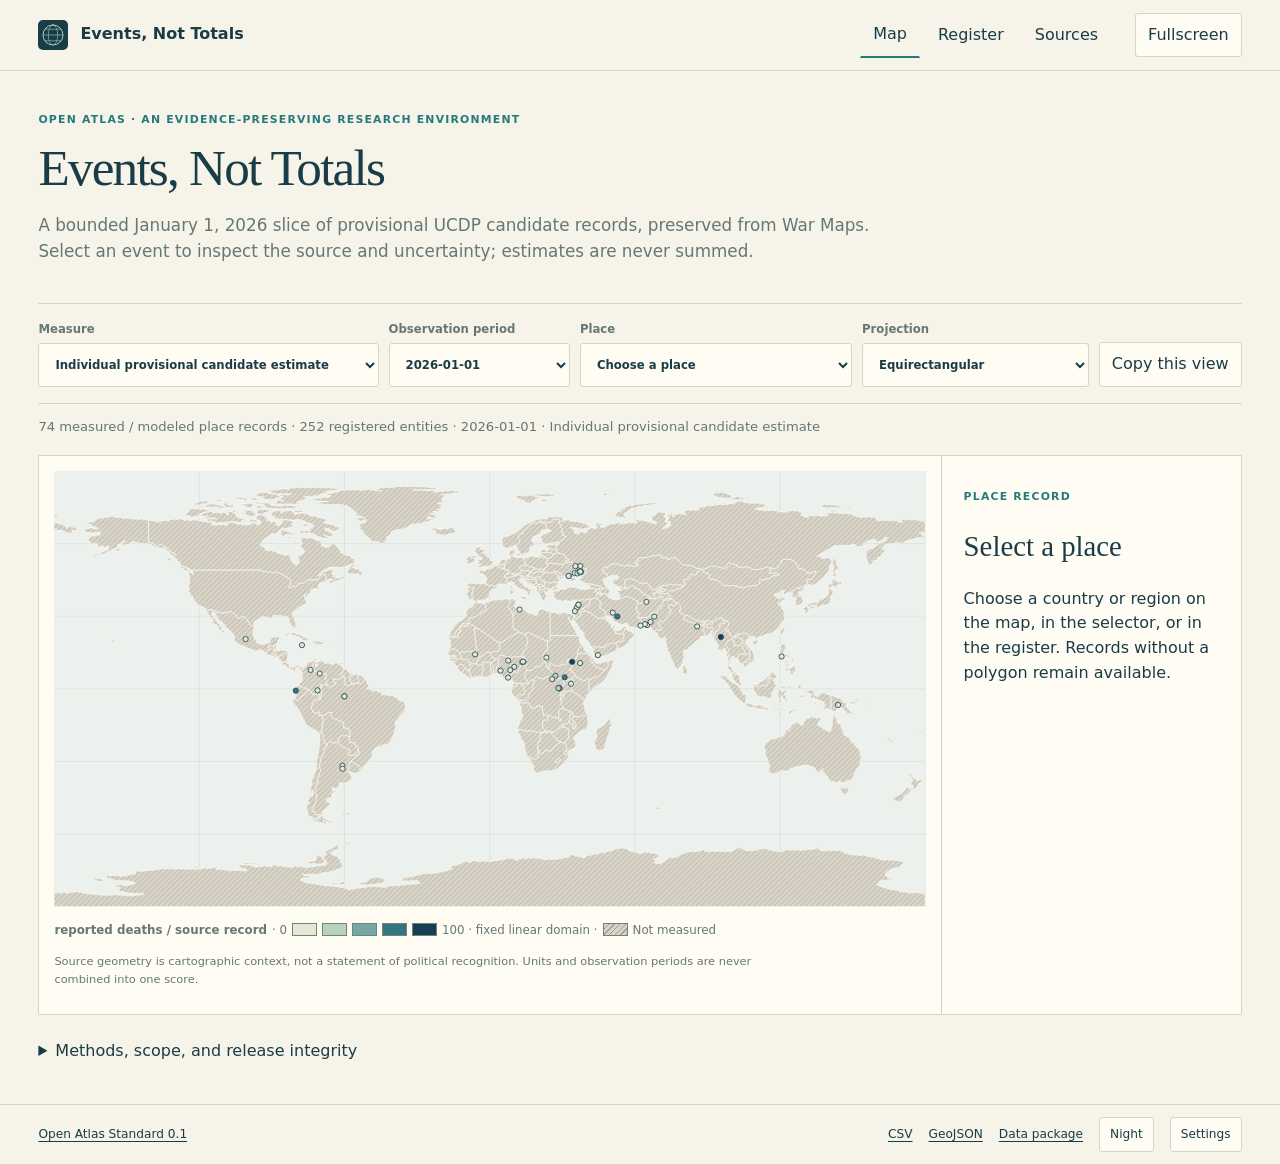
<file: docs/events/index.html>
<!doctype html>
<html lang="en"><head><meta charset="utf-8"><meta name="viewport" content="width=device-width,initial-scale=1"><meta name="theme-color" content="#f6f3e9"><title>Events, Not Totals</title><link rel="stylesheet" href="atlas.css"><link rel="manifest" href="manifest.webmanifest"><link rel="icon" href="icon.svg"></head>
<body><a class="skip" href="#register">Skip map and read the data</a>
<header><a class="identity" href="./"><img src="icon.svg" alt="" width="30" height="30"><span>Events, Not Totals</span></a><nav aria-label="Atlas views"><button data-view="map" aria-pressed="true">Map</button><button data-view="table" aria-pressed="false">Register</button><button data-view="sources" aria-pressed="false">Sources</button></nav><button id="fullscreen" aria-label="Enter fullscreen">Fullscreen</button></header>
<main><section class="introduction"><p class="eyebrow">OPEN ATLAS · AN EVIDENCE-PRESERVING RESEARCH ENVIRONMENT</p><h1>Events, Not Totals</h1><p>A bounded January 1, 2026 slice of provisional UCDP candidate records, preserved from War Maps. Select an event to inspect the source and uncertainty; estimates are never summed.</p></section>
<section class="control-deck" aria-label="Explore the atlas"><label>Measure<select id="metric"></select></label><label>Observation period<select id="period"></select></label><label>Place<select id="entity"><option value="">Choose a place</option></select></label><label>Projection<select id="projection"><option value="equirectangular">Equirectangular</option><option value="equal-area">Cylindrical equal-area (45°)</option></select></label><button id="share">Copy this view</button></section>
<p id="status" role="status" aria-live="polite">Loading the validated local atlas package…</p>
<section id="map-view" class="workspace"><div class="cartography"><div id="map"><svg xmlns="http://www.w3.org/2000/svg" viewBox="0 0 1000 500" role="group" aria-label="Individual provisional candidate estimate world map; tab through places or use the place selector"><defs><pattern id="missing" width="6" height="6" patternUnits="userSpaceOnUse"><rect width="6" height="6" fill="#d9d4c8"/><path d="M-1,1L1,-1M0,6L6,0M5,7L7,5" stroke="#a19a8d" stroke-width=".6"/></pattern></defs><rect width="1000" height="500" fill="#edf1ed"/><g stroke="#c9d3ce" stroke-width=".5" fill="none"><path d="M166.66666666666666,0V500"/><path d="M333.3333333333333,0V500"/><path d="M500.0,0V500"/><path d="M666.6666666666666,0V500"/><path d="M833.3333333333334,0V500"/><path d="M1000.0,0V500"/><path d="M0,416.6666666666667H1000"/><path d="M0,333.3333333333333H1000"/><path d="M0,250.0H1000"/><path d="M0,166.66666666666666H1000"/><path d="M0,83.33333333333333H1000"/></g><a href="#entity=FJI" data-entity="FJI" aria-label="Fiji: not measured "><title>Fiji: not measured </title><path data-shape="MultiPolygon" d="M1000.000,294.631L1000.000,295.987L998.234,296.670L996.458,297.256L996.102,296.220L997.491,295.650L998.371,295.497L1000.000,294.631ZM994.793,298.624L995.482,298.166L996.439,298.968L995.980,300.418L994.257,300.800L992.726,300.456L992.458,299.235L993.530,298.281L994.793,298.624ZM0.574,294.502L0.230,295.838L0.000,295.987L0.000,294.631L0.574,294.502Z" fill="url(#missing)" fill-rule="evenodd" stroke="#faf7ef" stroke-width=".8"/></a><a href="#entity=TZA" data-entity="TZA" aria-label="United Republic of Tanzania: not measured "><title>United Republic of Tanzania: not measured </title><path data-shape="Polygon" d="M594.177,252.639L594.646,252.944L604.719,258.603L604.908,260.214L608.895,262.991L607.613,266.414L607.777,267.988L609.556,269.000L609.639,269.722L608.874,271.400L609.033,272.244L608.851,273.571L609.822,275.312L610.971,278.051L611.991,278.659L611.991,278.659L609.781,280.269L606.743,281.348L605.077,281.302L604.087,282.135L602.153,282.207L601.428,282.558L598.090,281.775L596.000,282.000L595.222,278.222L594.280,276.927L593.721,276.159L590.998,275.641L589.422,274.807L587.657,274.339L586.549,273.874L585.389,273.167L585.389,273.167L583.889,269.667L582.278,268.111L581.722,266.500L582.000,265.055L581.500,262.500L582.649,262.368L583.656,261.361L584.738,259.913L585.423,259.331L585.397,258.429L584.799,257.799L584.638,256.705L584.638,256.705L585.440,256.353L585.600,254.719L584.498,253.152L585.472,252.818L588.517,252.854L594.177,252.639Z" fill="url(#missing)" fill-rule="evenodd" stroke="#faf7ef" stroke-width=".8"/></a><a href="#entity=ESH" data-entity="ESH" aria-label="Western Sahara: not measured "><title>Western Sahara: not measured </title><path data-shape="Polygon" d="M475.929,173.177L475.930,173.363L475.877,173.901L475.869,178.108L466.752,177.963L466.841,185.071L464.238,185.320L463.559,186.747L464.086,190.758L453.208,190.741L452.602,191.667L452.721,190.494L452.770,190.498L459.025,190.276L459.359,189.275L460.497,188.027L461.414,184.192L465.275,181.194L466.581,177.692L467.449,177.489L468.354,175.324L470.691,175.026L471.696,175.386L472.957,175.386L473.853,174.754L475.570,174.665L475.506,173.177L475.929,173.177Z" fill="url(#missing)" fill-rule="evenodd" stroke="#faf7ef" stroke-width=".8"/></a><a href="#entity=CAN" data-entity="CAN" aria-label="Canada: not measured "><title>Canada: not measured </title><path data-shape="MultiPolygon" d="M158.778,113.889L158.405,113.882L153.027,111.154L151.043,109.954L146.012,108.804L144.465,106.345L144.860,104.640L141.306,103.457L140.819,101.218L137.458,99.201L137.400,97.770L137.400,97.770L138.944,96.431L138.867,94.678L134.145,92.911L131.304,89.742L129.568,87.749L127.025,86.497L125.153,85.360L123.678,83.923L120.890,84.823L118.188,86.375L115.720,84.550L113.781,83.333L111.075,82.564L108.339,82.482L108.354,66.667L108.372,56.356L108.372,56.356L113.554,57.025L117.927,58.361L120.823,58.617L123.262,57.458L126.626,56.590L130.752,56.930L134.913,55.710L139.459,55.018L141.367,56.169L143.440,55.520L144.061,54.212L145.980,54.508L150.677,56.998L154.375,55.116L154.751,57.223L158.164,56.767L159.213,55.957L162.577,56.117L166.825,57.284L173.326,58.302L177.149,58.774L179.870,58.595L183.617,60.003L179.709,61.382L184.730,61.977L192.228,61.650L194.594,61.164L197.555,62.829L200.577,61.424L197.742,60.245L199.536,59.295L202.917,59.167L205.139,58.889L207.381,59.552L210.172,61.061L213.275,60.840L218.182,62.092L222.495,61.651L226.547,61.718L226.226,59.989L228.696,59.504L233.000,60.446L232.984,63.074L234.752,60.859L236.986,60.934L238.242,58.142L235.266,56.429L232.024,55.306L232.247,52.237L235.531,50.221L239.195,50.666L242.005,51.893L245.779,55.024L243.314,56.389L248.480,56.951L248.468,59.792L252.180,57.615L255.501,59.403L254.674,61.463L257.361,63.337L260.261,61.329L262.287,58.932L262.439,55.883L266.387,56.096L270.493,56.505L274.221,57.883L274.388,59.262L272.321,60.743L274.280,62.230L273.926,63.581L268.487,65.523L264.624,65.952L261.752,65.116L260.923,66.510L258.246,68.853L257.435,70.068L254.214,71.947L250.238,72.131L248.044,73.305L247.861,75.111L244.629,75.458L241.231,77.709L238.218,80.837L237.141,83.027L236.987,86.253L241.069,86.716L242.321,89.317L243.619,91.425L247.506,90.876L252.668,92.079L255.445,93.134L257.433,94.447L260.913,95.212L263.856,96.382L268.443,96.542L271.464,96.810L271.011,99.216L271.875,102.008L273.887,105.117L278.020,107.754L280.158,106.850L281.661,103.994L280.211,99.607L278.251,98.145L282.698,96.843L285.846,94.896L287.385,92.960L287.158,91.104L285.272,88.744L281.898,86.654L285.176,83.743L283.965,81.228L283.036,76.890L284.970,76.249L289.733,77.004L292.588,77.275L294.889,76.545L297.476,77.486L300.897,79.096L301.740,80.175L306.693,80.385L306.610,82.719L307.534,86.230L310.071,86.664L312.084,88.300L316.106,86.757L318.763,83.692L320.601,82.401L322.765,84.882L326.382,88.425L329.454,91.757L328.337,93.502L332.032,95.068L334.529,96.655L338.958,97.374L340.741,98.260L341.842,100.610L344.005,100.979L345.121,102.027L345.324,105.148L343.308,106.193L341.314,107.167L336.737,108.155L333.241,110.437L328.545,110.888L322.604,110.303L318.435,110.283L315.558,110.475L313.232,112.468L309.691,113.699L305.684,117.375L302.487,119.940L304.847,119.483L309.306,115.833L315.132,113.519L319.288,113.242L321.747,114.604L319.124,116.470L320.004,119.464L320.911,121.560L324.519,122.947L329.109,122.545L331.894,119.422L332.087,121.437L333.881,122.443L330.445,124.263L324.292,125.916L321.537,127.040L318.433,129.041L316.324,128.837L316.217,126.486L321.040,124.189L316.594,124.280L313.507,124.618L311.691,123.048L311.693,119.260L310.460,118.459L308.597,118.931L307.674,118.201L305.556,120.297L304.708,122.458L303.722,123.722L302.542,124.152L301.653,124.292L301.375,124.977L296.256,124.980L292.036,124.999L290.783,125.510L287.847,127.510L287.500,127.727L286.611,128.809L284.061,128.808L281.333,128.819L280.079,129.260L280.528,129.806L280.778,130.653L280.724,130.934L277.090,132.316L274.228,132.753L271.002,134.236L270.305,134.236L269.362,133.798L269.050,133.401L269.111,133.111L269.722,132.139L271.028,130.611L271.840,128.969L271.284,126.556L270.692,124.035L267.798,122.731L268.140,122.237L267.733,121.897L266.970,121.897L266.412,121.457L266.272,120.799L265.731,121.087L264.986,121.001L265.156,120.726L264.502,120.452L264.233,119.722L262.077,118.833L259.828,117.907L257.112,116.833L254.505,115.825L252.020,116.612L251.111,116.639L247.694,115.917L245.444,116.278L242.750,115.417L239.914,114.974L237.975,114.803L237.111,114.333L236.618,112.808L235.678,112.822L235.669,113.889L229.920,113.887L220.417,113.889L210.977,113.889L202.639,113.889L194.306,113.889L186.111,113.889L177.644,113.889L174.913,113.889L166.667,113.889L158.778,113.889ZM266.684,76.520L268.749,75.239L272.564,75.265L272.505,75.803L269.254,77.335L267.293,77.271L266.684,76.520ZM278.400,47.770L275.344,46.297L275.461,45.297L276.797,45.112L283.154,45.411L287.944,46.937L288.191,47.704L285.238,47.623L282.245,47.565L279.205,47.938L278.400,47.770ZM276.902,77.540L277.974,76.707L279.111,76.767L279.817,77.337L278.729,78.797L277.501,78.561L276.772,77.732L276.902,77.540ZM239.965,41.722L238.453,42.799L234.420,42.592L231.053,41.868L232.532,40.617L236.525,39.869L238.951,40.843L239.965,41.722ZM239.333,34.667L238.068,34.746L232.862,34.569L232.121,33.793L237.715,33.833L239.665,34.349L239.333,34.667ZM231.238,31.206L234.558,32.171L233.805,33.175L229.695,33.748L227.433,33.103L226.242,32.061L226.022,30.911L229.619,31.022L231.238,31.206ZM255.138,43.355L250.654,43.012L243.271,42.117L242.310,40.592L241.972,39.215L239.184,38.002L233.438,37.663L230.218,36.803L231.264,35.663L236.989,35.839L240.072,36.733L245.542,36.726L247.939,37.640L247.306,38.683L250.494,39.312L252.258,39.972L256.005,40.094L260.058,40.327L264.473,39.724L270.129,39.488L274.643,39.683L277.618,40.731L278.239,41.880L276.506,42.619L272.364,43.215L268.809,42.878L260.840,43.305L255.138,43.355ZM190.932,32.908L194.849,33.344L193.925,34.175L188.747,34.974L184.627,34.077L186.876,33.192L190.932,32.908ZM191.768,31.099L195.380,31.661L191.996,32.203L187.383,32.200L187.428,31.804L190.278,30.972L191.768,31.099ZM345.555,107.453L344.072,109.203L342.234,111.632L344.047,110.694L345.913,111.289L344.938,112.258L347.402,113.019L348.684,112.343L351.454,113.197L350.594,115.231L352.539,114.756L352.893,116.230L353.755,117.957L352.586,120.401L351.329,120.505L349.503,119.980L350.106,117.708L349.332,117.355L346.109,119.764L344.451,119.667L346.413,118.362L343.748,117.687L340.763,117.853L335.372,117.768L334.946,116.946L336.676,115.968L335.468,115.213L337.801,113.540L340.670,109.116L342.393,107.535L344.803,106.578L346.092,106.699L345.555,107.453ZM266.993,69.140L270.035,70.093L273.217,70.958L273.463,72.279L275.507,72.063L277.490,72.983L275.025,73.858L270.702,73.190L269.142,71.939L266.388,73.417L262.435,74.855L261.481,73.230L257.717,73.497L260.131,72.123L260.486,69.936L261.434,67.392L263.441,67.619L263.956,68.840L265.378,68.412L266.993,69.140ZM281.193,49.022L283.820,47.918L289.984,49.323L293.809,50.647L294.169,51.859L299.327,51.231L302.222,53.000L308.928,54.097L311.347,55.217L313.975,57.816L308.875,59.111L315.417,60.925L319.827,61.535L323.820,64.088L328.189,64.272L327.325,66.222L322.449,69.448L319.031,68.261L314.663,65.589L311.069,65.937L310.719,67.528L313.640,69.143L317.411,70.421L318.555,71.159L320.363,73.909L319.406,75.905L315.903,75.153L308.936,72.929L312.862,75.322L315.755,77.000L316.207,77.970L308.674,76.861L302.713,75.248L299.346,73.895L300.316,73.111L296.171,71.683L292.127,70.336L292.171,71.141L284.139,71.585L281.789,70.631L283.619,68.586L288.838,68.536L294.556,68.181L293.628,67.190L294.597,65.804L298.191,63.098L297.428,61.870L296.357,60.918L292.102,59.570L286.475,58.626L288.254,57.923L285.313,56.196L282.865,56.038L280.674,55.092L279.188,55.912L274.151,56.269L264.042,55.648L258.167,54.833L253.662,54.415L251.352,53.439L254.256,52.172L250.311,52.160L249.430,49.347L251.565,46.863L254.422,45.728L261.594,44.989L259.550,46.785L261.738,48.516L264.305,46.277L271.346,45.136L276.111,48.010L275.697,49.828L281.193,49.022ZM237.490,44.070L243.278,44.167L248.584,44.842L244.433,47.316L241.121,47.856L238.142,49.932L234.973,49.828L233.240,47.388L233.283,46.007L234.734,44.827L237.490,44.070ZM158.736,38.565L158.736,38.565L163.451,36.487L169.156,34.688L173.416,34.727L177.226,34.319L176.845,36.453L174.705,37.417L172.110,37.552L166.946,38.741L162.500,39.167L158.736,38.565ZM131.361,99.889L134.028,99.667L133.196,102.820L135.614,105.054L134.506,105.049L132.832,103.779L131.806,102.500L130.404,101.635L129.890,100.414L130.056,99.528L131.361,99.889ZM206.966,29.718L212.419,30.096L219.930,31.110L222.055,32.431L223.136,33.590L218.600,33.281L214.028,32.380L207.844,32.277L210.527,31.452L207.168,30.782L206.966,29.718ZM156.917,115.250L155.520,115.637L150.958,114.375L150.125,113.389L147.639,112.417L147.139,111.625L144.280,111.125L143.209,109.614L143.449,108.970L146.365,109.576L148.069,109.997L150.681,110.292L151.625,111.250L152.998,112.569L155.771,113.715L156.917,115.250ZM162.395,43.197L166.362,43.774L173.457,43.928L176.154,44.733L179.137,45.902L175.645,46.603L168.833,48.556L165.389,50.500L165.389,51.712L158.077,53.051L156.611,51.833L150.197,50.365L151.389,49.188L153.313,47.160L155.722,45.333L153.006,43.631L162.395,43.197ZM200.502,39.318L202.975,38.853L205.886,38.974L206.375,40.335L204.685,41.652L195.278,42.083L188.269,43.286L184.045,43.349L183.691,42.444L189.461,41.215L176.911,41.546L173.027,41.049L176.817,38.336L179.431,37.559L187.248,38.496L192.183,40.141L197.036,40.352L193.063,37.695L195.608,36.683L198.476,37.005L199.413,38.329L200.502,39.318ZM204.104,47.011L207.215,48.132L208.959,50.838L209.820,52.797L214.485,54.173L219.498,55.488L219.196,56.710L214.636,56.933L216.408,58.001L215.472,59.020L210.444,58.583L205.667,57.833L202.437,58.002L197.222,58.944L190.183,59.361L185.241,59.624L183.736,58.313L179.944,57.556L177.478,57.866L174.056,55.667L175.904,55.371L180.191,54.896L184.107,55.021L187.733,54.538L182.361,53.889L176.425,54.110L172.487,54.054L171.021,53.030L177.464,51.919L173.179,51.958L168.328,51.226L170.659,49.145L172.593,48.039L180.030,46.348L182.869,46.885L181.482,48.187L187.664,47.346L191.527,48.749L194.666,47.330L197.204,48.241L199.477,50.970L200.872,49.818L198.899,46.974L201.343,46.567L204.104,47.011ZM221.005,48.039L217.944,46.222L221.232,44.878L224.545,45.463L229.500,45.111L230.222,45.917L227.629,47.249L231.833,48.444L231.333,50.944L226.779,52.020L224.103,51.788L222.181,50.727L215.278,48.583L215.333,47.694L221.005,48.039ZM203.889,45.556L207.611,45.444L209.722,46.056L207.278,47.889L202.944,45.944L203.889,45.556ZM226.389,36.889L228.512,38.176L228.599,39.602L227.333,41.667L222.754,41.952L219.768,41.507L219.825,39.887L215.272,40.101L215.096,37.954L218.084,38.041L222.268,37.094L226.175,37.254L226.389,36.889ZM233.288,26.105L235.213,25.258L238.060,25.063L236.846,24.426L243.306,24.285L246.853,25.768L251.528,26.363L256.083,26.889L258.278,28.722L261.627,29.620L257.812,30.446L252.680,32.535L247.766,32.735L242.009,32.380L239.025,31.247L239.067,30.240L241.263,29.500L236.183,29.521L233.122,28.597L231.362,27.340L233.288,26.105ZM245.592,22.516L249.722,21.986L252.966,21.896L258.416,21.446L262.500,20.410L265.944,20.556L268.944,21.333L271.056,19.833L274.722,19.389L279.704,19.082L288.194,18.967L289.670,19.267L297.690,18.797L303.706,18.973L309.722,19.149L317.146,19.367L323.111,19.722L328.194,20.476L328.073,21.218L321.294,22.423L314.574,22.985L312.062,23.607L318.110,23.593L311.556,25.278L307.029,26.064L302.278,28.333L296.548,28.794L294.778,29.361L286.367,29.658L290.197,30.007L288.276,30.503L290.574,31.873L287.935,32.825L283.643,33.611L282.326,34.698L278.446,35.529L278.834,36.157L283.581,36.050L283.641,36.728L276.219,38.394L268.960,37.628L260.800,38.058L256.667,37.722L251.415,37.577L251.066,36.244L256.202,35.616L254.833,33.611L256.528,33.416L263.955,34.615L260.167,32.833L255.661,32.301L257.911,31.226L262.837,30.564L263.625,29.596L259.702,28.510L258.523,27.079L266.115,27.199L268.309,27.500L272.644,26.488L266.389,26.167L256.670,26.344L251.759,25.401L249.444,24.278L246.200,23.464L245.592,22.516ZM291.067,62.655L289.261,63.475L286.148,63.615L285.454,62.255L286.634,60.698L289.180,60.313L291.349,61.082L291.380,62.272L291.067,62.655ZM232.618,56.972L234.312,58.034L232.585,59.008L228.841,58.167L226.578,58.470L222.785,57.222L225.229,56.361L227.171,55.157L230.118,55.944L231.785,56.444L232.618,56.972ZM320.780,111.464L321.741,111.230L325.394,111.927L328.234,113.087L328.316,113.597L326.963,113.647L323.363,112.776L320.780,111.464ZM322.181,119.344L323.154,120.694L325.169,121.067L327.744,120.991L326.378,122.129L325.349,122.311L321.826,121.132L321.132,120.201L322.181,119.344Z" fill="url(#missing)" fill-rule="evenodd" stroke="#faf7ef" stroke-width=".8"/></a><a href="#entity=USA" data-entity="USA" aria-label="United States of America: not measured "><title>United States of America: not measured </title><path data-shape="MultiPolygon" d="M158.778,113.889L166.667,113.889L174.913,113.889L177.644,113.889L186.111,113.889L194.306,113.889L202.639,113.889L210.977,113.889L220.417,113.889L229.920,113.887L235.669,113.889L235.678,112.822L236.618,112.808L237.111,114.333L237.975,114.803L239.914,114.974L242.750,115.417L245.444,116.278L247.694,115.917L251.111,116.639L252.020,116.612L254.505,115.825L257.112,116.833L259.828,117.907L262.077,118.833L264.233,119.722L264.502,120.452L265.156,120.726L264.986,121.001L265.731,121.087L266.272,120.799L266.412,121.457L266.970,121.897L267.733,121.897L268.140,122.237L267.798,122.731L270.692,124.035L271.284,126.556L271.840,128.969L271.028,130.611L269.722,132.139L269.111,133.111L269.050,133.401L269.362,133.798L270.305,134.236L271.002,134.236L274.228,132.753L277.090,132.316L280.724,130.934L280.778,130.653L280.528,129.806L280.079,129.260L281.333,128.819L284.061,128.808L286.611,128.809L287.500,127.727L287.847,127.510L290.783,125.510L292.036,124.999L296.256,124.980L301.375,124.977L301.653,124.292L302.542,124.152L303.722,123.722L304.708,122.458L305.556,120.297L307.674,118.201L308.597,118.931L310.460,118.459L311.693,119.260L311.691,123.048L313.507,124.618L313.987,125.529L311.021,126.874L308.167,127.833L305.233,128.655L303.763,130.305L303.292,130.930L303.264,132.403L304.181,133.875L305.333,133.944L305.042,132.931L305.875,133.548L305.653,134.341L303.778,134.792L302.443,134.738L300.389,135.222L299.181,135.361L297.565,135.498L295.250,136.302L299.330,135.779L300.153,136.306L296.264,137.139L294.494,137.144L294.577,136.803L293.731,137.574L294.549,137.701L293.949,139.697L291.928,141.835L291.721,141.121L291.111,140.977L290.200,140.282L290.778,141.778L291.467,142.272L291.509,143.322L290.618,144.401L289.055,146.620L288.802,146.509L289.661,144.619L288.242,143.558L287.917,141.250L287.381,142.451L287.974,144.213L286.139,143.778L288.051,144.672L288.170,147.316L288.967,147.508L289.255,148.469L289.646,151.248L287.880,153.310L285.007,154.133L283.181,155.763L281.793,155.941L280.387,156.961L279.990,157.893L276.941,159.696L275.375,161.019L274.066,162.665L273.638,164.639L274.129,166.568L275.056,168.944L276.290,170.911L276.306,172.111L277.621,175.333L277.533,177.206L277.412,178.287L276.719,179.983L275.889,180.333L274.522,179.996L274.083,178.778L273.028,178.139L271.556,175.750L270.263,173.625L269.846,172.538L270.417,170.694L269.639,169.167L267.473,166.843L266.389,166.417L263.587,167.677L263.089,167.539L261.741,166.243L260.000,165.556L256.860,165.905L254.395,165.597L252.276,165.789L251.128,166.222L251.629,166.961L251.583,168.087L252.173,168.636L251.644,169.001L250.613,168.591L249.570,169.118L247.555,169.032L245.481,167.564L243.058,167.910L241.038,167.267L239.310,167.462L236.972,168.111L234.444,170.170L231.683,171.368L230.167,172.694L229.528,173.944L229.500,175.861L229.639,177.194L230.167,178.139L229.083,178.222L227.111,177.611L224.944,176.750L224.167,175.444L223.556,173.500L221.917,171.917L220.956,170.289L219.562,168.387L217.604,167.280L215.333,167.333L213.583,169.528L211.278,168.694L209.842,167.856L209.151,166.329L208.230,164.878L206.579,163.656L205.159,162.778L204.146,161.793L199.333,161.792L199.328,162.938L197.125,162.939L191.601,162.959L185.264,161.002L181.069,159.652L181.329,159.109L177.802,159.410L174.645,159.624L174.178,158.205L172.378,156.608L171.082,156.275L170.778,155.478L169.219,155.339L168.225,154.588L165.645,154.314L164.936,153.865L164.599,152.342L161.904,149.551L159.590,145.690L159.689,145.046L158.463,144.129L156.313,141.801L155.930,139.536L154.450,138.019L155.059,135.717L154.962,133.334L154.075,131.206L155.161,128.588L155.499,126.067L155.836,123.546L155.334,119.820L154.456,117.444L153.647,116.154L153.983,115.612L158.000,116.556L159.480,119.178L160.167,118.444L159.722,116.167L158.778,113.889ZM68.327,194.223L68.821,194.464L69.271,194.836L69.979,195.809L69.913,195.963L68.827,196.556L67.939,196.990L67.533,197.455L66.843,197.057L66.922,196.281L66.463,195.270L66.601,194.960L67.083,194.508L66.891,193.961L67.053,193.702L67.264,193.754L68.327,194.223ZM66.679,192.322L66.446,192.656L65.515,192.854L65.037,192.269L64.718,192.044L64.693,191.870L64.965,191.632L65.952,191.896L66.679,192.322ZM64.560,191.175L64.474,191.476L62.986,191.395L63.194,191.057L64.560,191.175ZM61.041,189.675L61.273,189.854L62.075,190.772L61.925,190.932L61.726,190.896L60.759,190.799L60.406,190.169L60.298,190.058L61.041,189.675ZM57.318,188.292L57.375,188.939L57.045,189.214L56.110,188.707L56.253,188.505L56.677,188.233L57.318,188.292ZM37.589,82.266L39.793,82.518L40.058,83.583L38.353,84.015L36.532,83.496L34.846,82.741L37.589,82.266ZM74.365,88.975L76.209,89.163L77.386,90.025L74.982,91.345L72.208,92.404L70.788,91.687L70.358,90.386L72.881,89.398L74.365,88.975ZM108.372,56.356L108.372,56.356L108.354,66.667L108.339,82.482L111.075,82.564L113.781,83.333L115.720,84.550L118.188,86.375L120.890,84.823L123.678,83.923L125.153,85.360L127.025,86.497L129.568,87.749L131.304,89.742L134.145,92.911L138.867,94.678L138.944,96.431L137.400,97.770L137.400,97.770L137.400,97.770L135.873,96.725L133.424,95.840L132.639,93.417L129.058,91.170L127.561,88.547L124.894,88.367L120.478,88.299L117.222,87.500L111.478,84.617L108.819,84.090L103.960,83.099L100.114,83.336L94.651,82.059L91.349,80.876L88.266,81.464L88.839,83.394L87.303,83.572L84.089,84.151L81.644,85.088L78.566,85.678L78.168,84.042L79.417,81.317L82.370,80.462L81.608,79.765L78.067,81.313L76.171,83.162L72.169,85.138L74.201,86.487L71.576,88.482L68.590,89.645L65.810,90.492L65.122,91.722L60.786,93.157L59.907,94.461L56.657,95.648L54.751,95.434L52.158,96.209L49.340,97.155L47.029,98.084L42.262,98.877L41.827,98.410L44.866,97.113L47.583,96.255L50.544,94.736L53.990,94.422L55.360,93.283L59.210,91.620L59.830,91.064L61.881,90.083L62.360,87.977L63.773,86.336L60.570,87.178L59.674,86.701L58.171,87.711L56.356,86.302L55.608,87.298L54.569,85.914L51.792,87.025L50.086,87.023L49.847,85.370L50.350,84.351L48.561,83.362L44.949,83.894L42.605,82.590L40.704,81.924L40.692,80.350L38.552,79.167L39.627,77.569L41.891,76.019L42.882,74.593L45.130,74.390L47.035,74.835L49.276,73.495L51.293,73.734L53.410,72.872L52.894,71.603L51.339,71.103L53.395,70.032L51.689,70.063L48.742,70.668L47.895,71.282L45.704,70.669L41.775,70.981L37.708,70.315L36.542,69.198L33.026,67.583L36.930,66.421L43.126,65.065L45.410,65.065L45.032,66.452L50.895,66.344L48.640,64.623L45.223,63.566L43.247,62.177L40.583,60.992L36.765,60.114L38.320,58.658L43.248,58.568L46.754,57.302L47.415,55.950L50.253,54.630L52.959,54.312L58.225,53.079L60.779,53.265L65.053,51.784L69.256,52.367L71.266,53.621L72.500,53.083L77.194,53.250L77.028,53.889L81.278,54.361L84.111,54.083L89.963,54.961L95.306,55.222L97.444,55.583L101.140,55.132L105.354,55.967L108.372,56.356L108.372,56.356ZM22.968,72.826L24.682,73.355L26.414,73.070L28.660,73.802L31.418,74.174L31.189,74.476L29.085,75.064L26.971,74.460L25.913,73.956L23.464,74.117L22.802,73.873L22.968,72.826Z" fill="url(#missing)" fill-rule="evenodd" stroke="#faf7ef" stroke-width=".8"/></a><a href="#entity=KAZ" data-entity="KAZ" aria-label="Kazakhstan: not measured "><title>Kazakhstan: not measured </title><path data-shape="Polygon" d="M742.667,113.292L740.552,115.141L738.245,115.401L738.112,118.186L736.567,119.442L731.057,118.528L729.053,123.501L727.631,124.119L722.128,125.229L724.628,130.055L722.723,130.778L722.944,132.361L721.232,131.954L719.839,130.955L715.718,130.665L711.112,130.589L710.103,130.895L706.147,129.727L704.570,130.302L704.138,131.942L699.568,130.985L697.740,131.377L697.118,132.594L695.525,133.107L691.861,135.044L690.646,137.031L689.611,137.049L688.850,135.733L685.317,135.643L684.752,133.368L683.398,133.348L683.606,130.562L680.280,128.533L675.516,128.750L672.259,129.154L669.606,126.651L667.333,125.600L663.028,123.611L662.509,123.370L655.358,125.012L655.467,135.254L654.042,135.389L652.098,133.211L650.221,132.433L647.067,133.011L645.840,133.935L645.684,133.258L646.367,132.100L645.837,131.133L642.618,130.186L641.365,127.692L639.831,126.989L639.738,126.084L642.440,126.348L642.547,124.317L644.909,123.866L647.336,124.280L647.836,121.570L647.341,119.853L644.561,119.987L642.200,119.309L638.984,120.531L636.392,121.113L634.981,120.664L635.263,119.234L633.492,117.378L631.431,117.456L629.073,115.572L630.677,113.467L629.866,112.900L632.082,109.848L634.938,111.459L635.284,109.430L641.018,106.409L645.358,106.337L651.480,108.260L654.769,109.384L657.717,108.212L662.120,108.157L665.673,109.596L666.480,108.772L670.382,108.891L671.078,107.576L666.576,105.665L669.242,104.312L668.722,103.556L671.389,102.833L669.384,100.931L670.657,99.983L681.051,99.016L682.408,98.330L689.359,97.304L691.856,96.152L696.848,96.751L697.723,99.630L700.623,98.954L704.190,99.901L703.960,101.417L706.625,101.259L713.586,98.637L712.570,99.508L716.114,101.654L722.321,108.709L723.801,107.255L727.628,108.855L731.619,108.141L733.153,108.641L734.490,110.246L736.432,110.785L737.615,111.964L741.193,111.593L742.667,113.292Z" fill="url(#missing)" fill-rule="evenodd" stroke="#faf7ef" stroke-width=".8"/></a><a href="#entity=UZB" data-entity="UZB" aria-label="Uzbekistan: not measured "><title>Uzbekistan: not measured </title><path data-shape="Polygon" d="M655.467,135.254L655.358,125.012L662.509,123.370L663.028,123.611L667.333,125.600L669.606,126.651L672.259,129.154L675.516,128.750L680.280,128.533L683.606,130.562L683.398,133.348L684.752,133.368L685.317,135.643L688.850,135.733L689.611,137.049L690.646,137.031L691.861,135.044L695.525,133.107L697.118,132.594L697.942,132.867L695.611,134.667L697.661,135.712L699.639,135.020L702.932,136.483L699.375,138.484L697.262,138.210L696.115,138.282L695.717,137.510L696.296,136.222L692.582,136.867L691.699,138.650L690.379,140.185L688.060,140.054L687.340,141.277L689.378,141.940L689.978,144.008L688.417,146.819L686.322,146.233L684.774,146.214L684.850,144.515L681.156,143.326L678.251,141.966L676.439,140.658L673.262,138.739L671.896,135.875L670.964,135.371L667.961,135.499L666.898,134.930L666.601,132.714L662.858,131.246L660.518,132.860L658.145,133.817L658.601,135.216L655.467,135.254Z" fill="url(#missing)" fill-rule="evenodd" stroke="#faf7ef" stroke-width=".8"/></a><a href="#entity=PNG" data-entity="PNG" aria-label="Papua New Guinea: not measured "><title>Papua New Guinea: not measured </title><path data-shape="MultiPolygon" d="M891.667,257.223L896.487,259.137L901.622,260.726L903.537,262.149L905.083,263.546L905.505,265.182L910.134,266.899L910.809,268.372L908.253,268.671L908.866,270.522L911.346,272.345L913.150,275.291L914.741,275.198L914.630,276.429L916.774,276.901L915.941,277.425L918.893,278.594L918.585,279.396L916.746,279.590L916.062,278.870L913.675,278.558L910.869,278.140L908.710,276.368L907.133,274.840L905.690,272.409L902.067,271.195L899.714,271.987L898.018,272.904L898.372,274.953L896.190,275.908L894.634,275.443L891.761,275.327L891.714,266.275L891.667,257.223ZM924.000,260.167L925.056,261.056L925.389,262.500L924.520,263.240L923.996,261.600L923.350,260.527L922.092,259.617L920.512,258.432L918.506,257.615L919.278,256.944L920.778,257.722L921.722,258.333L922.889,259.000L924.000,260.167ZM920.282,266.224L918.762,266.899L917.337,267.549L915.861,267.546L913.584,266.739L911.997,265.964L912.227,265.105L914.718,265.510L916.238,265.293L916.656,263.961L917.055,263.893L917.325,265.367L918.910,265.155L919.694,264.205L921.244,263.214L920.939,261.577L922.602,261.524L923.163,261.980L923.107,263.521L922.174,265.217L920.720,265.445L920.282,266.224ZM929.889,264.833L930.730,265.463L932.077,267.224L933.389,268.167L933.000,268.944L932.222,269.222L931.019,268.155L929.803,266.391L929.206,264.275L929.590,264.007L929.889,264.833Z" fill="url(#missing)" fill-rule="evenodd" stroke="#faf7ef" stroke-width=".8"/></a><a href="#entity=IDN" data-entity="IDN" aria-label="Indonesia: not measured "><title>Indonesia: not measured </title><path data-shape="MultiPolygon" d="M891.667,257.223L891.714,266.275L891.761,275.327L889.287,273.048L886.466,272.489L885.782,273.280L882.262,273.366L883.442,271.105L885.191,270.334L884.466,267.313L883.133,264.982L877.748,262.629L875.457,262.397L871.286,259.830L870.466,261.180L869.400,261.425L868.769,260.406L868.761,259.199L866.638,257.835L869.630,256.834L871.611,256.888L871.378,256.152L867.312,256.146L866.212,254.492L863.730,253.979L862.554,252.605L866.299,251.932L867.723,251.026L872.182,252.167L872.620,253.200L873.396,257.692L876.271,259.355L878.593,256.408L881.780,254.732L884.249,254.730L886.625,255.698L888.685,256.692L891.667,257.223ZM847.135,274.702L847.417,275.250L847.468,276.092L845.655,278.167L843.278,278.778L842.944,278.444L843.194,277.500L844.389,275.806L847.135,274.702ZM872.806,269.153L872.535,267.062L873.029,266.064L873.610,265.125L874.242,265.938L874.235,267.262L872.806,269.153ZM827.450,238.507L825.870,241.015L827.912,243.645L827.432,244.923L830.547,247.494L827.255,247.822L826.329,249.715L826.449,252.233L823.778,254.132L823.705,256.899L822.634,261.146L822.225,260.158L819.069,261.408L817.968,259.710L815.988,259.553L814.603,258.663L811.300,259.662L810.287,258.318L808.467,258.471L806.177,258.150L805.753,254.425L804.367,253.653L803.033,251.276L802.646,248.846L802.970,246.272L804.620,244.426L805.084,246.283L806.984,247.852L808.775,247.288L810.549,247.488L812.167,246.083L813.499,245.839L816.127,246.618L818.393,246.026L819.817,242.163L820.886,241.197L821.849,238.037L825.042,238.039L827.450,238.507ZM859.364,257.784L862.420,258.594L863.430,260.718L861.085,259.573L858.765,259.341L857.196,259.524L855.275,259.426L855.933,257.899L859.364,257.784ZM852.430,260.531L850.511,260.020L849.970,258.826L852.780,258.693L853.470,259.609L852.430,260.531ZM855.368,243.959L855.567,245.476L857.207,245.720L857.467,246.854L857.322,249.282L855.889,249.010L855.467,250.700L856.611,252.167L855.833,252.500L854.712,250.741L853.887,247.190L854.446,244.970L855.368,243.959ZM841.465,247.569L844.660,247.452L847.406,245.435L847.890,246.056L845.658,248.811L843.571,249.346L840.897,248.802L836.269,248.941L833.842,249.341L833.447,251.443L835.933,253.914L837.433,252.655L842.613,251.710L842.384,252.989L841.174,252.586L839.968,254.213L837.523,255.290L840.152,258.850L839.644,259.804L842.142,263.010L842.118,264.835L840.635,265.652L839.546,264.675L840.888,262.400L838.162,263.476L837.471,262.707L837.831,261.635L835.828,260.006L836.034,257.299L834.182,258.143L834.417,261.382L834.530,265.356L832.768,265.759L831.575,264.944L832.371,262.387L831.941,259.707L830.773,259.686L829.910,257.783L831.058,255.964L831.454,253.759L832.850,249.572L833.433,248.426L835.794,246.363L837.963,247.183L841.465,247.569ZM834.153,278.496L830.466,276.550L833.056,276.004L834.516,276.850L835.488,277.694L835.321,278.443L834.153,278.496ZM837.060,273.713L838.909,273.502L841.399,272.484L840.992,274.027L836.818,274.816L833.123,274.473L833.114,273.458L835.320,272.880L837.060,273.713ZM828.502,273.229L830.218,273.002L830.907,274.183L827.696,274.741L825.771,275.114L824.278,275.091L825.233,273.492L826.756,273.470L827.500,272.488L828.502,273.229ZM801.352,267.839L801.732,268.827L807.053,269.104L807.665,267.959L812.819,269.295L813.830,271.095L817.997,271.601L821.404,273.252L818.235,274.311L815.180,273.192L812.666,273.267L809.784,273.061L807.184,272.563L803.966,271.502L801.927,271.227L800.772,271.574L795.706,270.430L795.224,269.236L792.682,269.032L794.588,266.378L797.958,266.542L800.200,267.627L801.352,267.839ZM789.917,253.013L790.387,254.951L791.355,256.501L793.395,256.747L794.746,258.505L794.048,261.960L793.938,266.257L790.862,266.315L788.523,263.993L784.956,261.723L783.767,260.039L781.664,257.777L780.285,255.695L778.172,251.807L775.733,249.491L774.917,247.103L773.893,244.935L771.388,243.186L769.936,240.809L767.844,239.253L764.947,236.192L764.703,234.778L766.491,234.890L770.791,235.427L773.248,238.143L775.396,240.027L776.928,241.182L779.560,244.168L782.383,244.212L784.717,246.115L786.325,248.441L788.440,249.710L787.327,251.978L788.919,252.942L789.917,253.013Z" fill="url(#missing)" fill-rule="evenodd" stroke="#faf7ef" stroke-width=".8"/></a><a href="#entity=ARG" data-entity="ARG" aria-label="Argentina: not measured "><title>Argentina: not measured </title><path data-shape="MultiPolygon" d="M309.350,396.212L310.417,397.500L311.806,399.583L315.417,401.250L319.306,401.944L318.056,403.333L315.417,403.472L314.000,402.491L312.327,402.417L309.352,402.415L309.350,396.212ZM339.930,333.934L339.236,336.157L338.493,339.013L338.520,341.779L337.918,342.398L337.703,344.193L337.513,345.643L341.039,348.022L340.660,349.937L342.396,351.148L342.255,352.504L339.586,356.066L335.467,357.556L329.896,358.135L326.845,357.855L327.428,359.511L326.860,361.591L327.372,362.991L325.706,363.969L322.860,364.352L320.189,363.341L319.117,364.068L319.504,366.828L321.379,367.664L322.900,366.788L323.728,368.231L321.170,369.093L318.939,370.821L318.531,373.615L317.874,375.102L315.250,375.110L313.073,376.533L312.276,378.616L315.008,380.650L317.664,381.211L316.708,383.704L313.427,385.270L311.622,388.527L309.087,389.623L307.949,390.924L308.846,393.809L310.694,395.417L309.523,395.276L306.949,394.841L300.237,394.470L299.085,392.850L299.139,390.769L297.290,390.948L296.311,389.941L296.068,386.996L298.199,385.774L299.080,384.012L298.757,382.607L300.230,380.236L301.244,376.558L300.946,374.927L302.159,374.401L301.862,373.354L300.573,372.798L301.489,371.632L300.235,370.579L299.586,367.375L300.703,366.809L300.234,363.423L300.887,360.578L301.629,358.100L303.293,357.092L302.448,354.380L302.439,351.828L304.542,350.014L304.478,347.694L306.063,344.982L306.070,342.427L305.349,341.920L304.069,337.125L305.781,334.268L305.518,331.578L306.511,329.053L308.330,326.448L310.290,324.720L309.459,323.630L310.039,322.736L309.951,318.107L312.977,316.737L313.930,313.851L313.593,313.155L315.907,310.645L319.542,311.322L321.175,313.328L322.259,311.093L325.426,311.208L325.875,311.803L330.982,316.335L333.253,316.758L336.647,318.810L339.508,319.895L339.906,321.121L337.172,325.344L339.973,326.100L343.092,326.524L345.289,326.077L347.809,323.949L348.263,321.498L349.639,320.966L351.032,322.569L350.976,324.787L348.637,326.319L346.771,327.450L343.636,330.147L339.930,333.934Z" fill="url(#missing)" fill-rule="evenodd" stroke="#faf7ef" stroke-width=".8"/></a><a href="#entity=CHL" data-entity="CHL" aria-label="Chile: not measured "><title>Chile: not measured </title><path data-shape="MultiPolygon" d="M309.350,396.212L309.352,402.415L312.327,402.417L314.000,402.491L313.080,403.615L310.698,404.477L309.333,404.389L307.689,404.164L305.672,403.329L302.762,402.927L299.267,401.375L296.430,399.882L292.604,396.771L294.894,397.354L298.794,399.209L302.479,400.206L303.912,398.933L304.813,397.031L307.373,395.884L309.350,396.212ZM306.693,298.833L308.055,300.723L308.426,302.727L309.883,303.903L309.008,306.591L310.500,309.707L311.588,313.536L313.593,313.155L313.930,313.851L312.977,316.737L309.951,318.107L310.039,322.736L309.459,323.630L310.290,324.720L308.330,326.448L306.511,329.053L305.518,331.578L305.781,334.268L304.069,337.125L305.349,341.920L306.070,342.427L306.063,344.982L304.478,347.694L304.542,350.014L302.439,351.828L302.448,354.380L303.293,357.092L301.629,358.100L300.887,360.578L300.234,363.423L300.703,366.809L299.586,367.375L300.235,370.579L301.489,371.632L300.573,372.798L301.862,373.354L302.159,374.401L300.946,374.927L301.244,376.558L300.230,380.236L298.757,382.607L299.080,384.012L298.199,385.774L296.068,386.996L296.311,389.941L297.290,390.948L299.139,390.769L299.085,392.850L300.237,394.470L306.949,394.841L309.523,395.276L307.052,395.255L305.714,395.939L303.208,396.942L302.760,399.537L301.584,399.601L298.450,398.698L295.270,396.764L295.270,396.764L291.815,395.174L290.944,393.415L291.732,391.787L290.334,389.940L289.978,385.205L291.159,382.533L294.093,380.387L289.877,379.577L292.522,377.122L293.467,372.508L296.555,373.486L298.006,367.732L296.142,366.993L295.274,370.460L293.522,370.069L294.395,366.097L295.341,360.951L296.618,359.052L295.818,356.341L295.589,353.212L296.759,353.122L298.464,348.636L300.384,344.192L301.560,340.052L300.920,335.891L301.750,333.599L301.417,330.171L303.041,326.779L303.542,321.405L304.433,315.636L305.302,309.426L305.099,304.879L304.521,300.967L305.949,300.257L306.693,298.833Z" fill="url(#missing)" fill-rule="evenodd" stroke="#faf7ef" stroke-width=".8"/></a><a href="#entity=COD" data-entity="COD" aria-label="Democratic Republic of the Congo: not measured "><title>Democratic Republic of the Congo: not measured </title><path data-shape="Polygon" d="M581.500,262.500L582.000,265.055L581.722,266.500L582.278,268.111L583.889,269.667L585.389,273.167L585.389,273.167L584.295,272.884L580.564,273.353L579.819,273.685L579.027,275.458L579.649,276.683L579.156,279.972L578.812,282.760L579.562,283.254L581.504,284.335L582.267,283.830L582.499,286.826L580.373,286.803L579.232,285.274L578.209,284.090L576.080,283.702L575.457,282.247L573.759,283.123L571.534,282.736L570.606,281.475L568.842,281.219L567.540,281.286L567.381,280.422L566.423,280.352L565.158,280.189L563.437,280.605L562.230,280.536L561.542,280.791L561.691,277.486L560.764,276.455L560.561,274.746L560.970,273.072L560.407,272.000L560.356,270.252L556.985,270.277L557.227,269.276L555.810,269.286L555.660,269.768L553.938,269.876L553.241,271.495L552.824,272.190L551.289,271.797L550.373,272.188L548.536,272.413L547.472,270.960L546.834,270.062L546.037,268.396L545.351,266.326L537.154,266.290L536.180,266.623L535.375,266.571L534.229,266.945L533.840,266.083L534.546,265.790L534.633,264.579L535.088,263.865L536.099,263.281L536.828,263.564L537.778,262.500L539.292,262.528L539.470,263.314L540.507,263.806L542.142,262.065L543.760,260.709L544.462,259.820L544.369,257.534L545.575,254.836L546.848,253.405L548.677,252.066L548.996,251.180L549.065,250.161L549.518,249.197L549.373,247.623L549.719,245.162L550.262,243.429L551.094,241.943L551.259,240.266L551.508,238.328L552.590,236.918L554.077,236.024L556.363,236.968L558.132,237.992L560.164,238.266L562.236,238.808L563.067,237.130L563.449,236.916L564.714,237.195L567.807,235.809L568.903,236.397L569.802,236.313L570.219,235.638L571.251,235.400L573.341,235.692L575.122,235.756L576.040,235.461L577.722,237.754L578.969,238.091L579.713,237.625L580.997,237.808L582.544,237.220L583.204,238.406L585.650,240.252L585.650,240.252L585.482,243.500L586.595,243.876L585.702,244.863L584.635,245.601L583.573,247.049L582.988,248.341L582.832,250.570L582.188,251.632L582.165,253.726L581.366,254.500L581.263,256.153L580.882,256.367L580.625,257.887L581.323,259.150L581.500,262.500Z" fill="url(#missing)" fill-rule="evenodd" stroke="#faf7ef" stroke-width=".8"/></a><a href="#entity=SOM" data-entity="SOM" aria-label="Somalia: not measured "><title>Somalia: not measured </title><path data-shape="Polygon" d="M615.514,254.676L613.869,252.384L613.836,242.265L616.264,239.114L617.024,238.239L618.805,238.187L621.280,236.229L624.899,236.107L632.748,227.769L634.685,225.451L635.939,223.745L635.940,222.296L635.940,219.494L635.950,218.349L635.967,218.304L635.967,218.304L636.855,218.249L638.135,217.836L639.608,217.557L640.922,216.606L641.976,216.598L642.039,217.366L641.782,218.982L641.793,220.442L641.206,221.445L640.423,224.448L639.086,227.551L637.369,231.098L634.985,235.169L632.613,238.279L629.347,242.069L626.567,244.317L622.412,247.075L619.822,249.188L616.782,252.553L616.142,254.018L615.514,254.676Z" fill="url(#missing)" fill-rule="evenodd" stroke="#faf7ef" stroke-width=".8"/></a><a href="#entity=KEN" data-entity="KEN" aria-label="Kenya: not measured "><title>Kenya: not measured </title><path data-shape="Polygon" d="M608.895,262.991L604.908,260.214L604.719,258.603L594.646,252.944L594.177,252.639L594.149,249.695L594.944,248.569L596.311,246.731L597.322,244.706L596.100,241.517L595.775,240.123L594.458,238.195L596.167,236.536L598.050,234.706L599.493,235.172L599.493,236.731L600.442,237.645L602.375,237.645L605.891,240.004L606.769,240.032L607.420,239.955L608.035,240.276L609.887,240.494L610.708,239.337L613.246,238.175L614.366,239.114L616.264,239.114L613.836,242.265L613.869,252.384L615.514,254.676L613.569,255.785L612.883,256.944L611.842,257.147L611.448,259.105L610.556,260.225L610.014,262.074L608.895,262.991Z" fill="url(#missing)" fill-rule="evenodd" stroke="#faf7ef" stroke-width=".8"/></a><a href="#entity=SDN" data-entity="SDN" aria-label="Sudan: not measured "><title>Sudan: not measured </title><path data-shape="Polygon" d="M568.243,227.141L566.127,225.927L565.164,225.127L564.985,224.264L565.437,223.108L565.429,221.974L563.827,220.238L563.512,219.049L563.545,218.376L562.524,217.557L562.493,215.944L561.911,214.872L560.936,215.033L561.216,214.013L561.935,212.855L561.620,211.704L562.533,210.852L561.954,210.203L562.689,208.488L563.957,206.442L566.352,206.637L566.216,195.610L566.250,194.444L569.444,194.436L569.444,188.889L580.611,188.889L591.389,188.889L602.406,188.889L603.302,191.614L602.693,192.118L603.096,194.978L604.116,198.294L605.174,198.978L606.695,200.005L605.289,201.590L603.243,202.047L602.368,202.898L602.094,204.745L600.898,208.826L601.193,209.939L600.751,212.324L599.621,215.060L597.946,216.436L596.755,218.558L596.475,219.694L595.160,220.472L594.338,223.379L594.375,225.876L594.343,223.710L593.958,223.655L594.006,222.272L593.672,221.319L592.241,220.222L591.908,218.219L592.241,216.169L590.954,215.978L590.763,216.598L589.094,216.741L589.762,217.551L590.000,219.220L588.474,220.746L587.091,222.749L585.661,223.035L583.324,221.414L582.275,221.986L581.989,222.797L580.558,223.322L580.463,223.894L577.697,223.894L577.315,223.322L575.313,223.226L574.311,223.703L573.548,223.465L572.118,221.843L571.641,221.080L569.638,221.462L568.875,222.749L568.159,225.229L567.206,225.754L566.353,226.056L568.243,227.141Z" fill="url(#missing)" fill-rule="evenodd" stroke="#faf7ef" stroke-width=".8"/></a><a href="#entity=TCD" data-entity="TCD" aria-label="Chad: not measured "><title>Chad: not measured </title><path data-shape="Polygon" d="M566.216,195.610L566.352,206.637L563.957,206.442L562.689,208.488L561.954,210.203L562.533,210.852L561.620,211.704L561.935,212.855L561.216,214.013L560.936,215.033L561.911,214.872L562.493,215.944L562.524,217.557L563.545,218.376L563.512,219.049L561.753,219.523L560.344,220.647L558.336,223.678L555.721,224.965L553.039,224.792L552.256,225.047L552.531,226.025L551.082,226.996L549.903,228.081L546.406,229.144L545.712,228.515L545.252,228.460L544.740,229.175L542.443,229.384L542.878,228.631L542.002,226.716L541.611,225.566L540.401,225.095L538.762,223.474L539.365,222.163L540.631,222.442L541.415,222.244L542.966,222.271L541.454,219.746L541.556,217.901L541.370,216.058L540.266,214.279L540.544,212.971L538.762,212.907L538.769,211.120L537.612,210.091L538.812,206.432L542.355,203.813L542.501,200.200L543.572,194.563L544.176,193.368L543.020,192.416L542.975,191.532L541.936,190.810L541.254,186.492L544.058,184.973L555.137,190.291L566.216,195.610Z" fill="url(#missing)" fill-rule="evenodd" stroke="#faf7ef" stroke-width=".8"/></a><a href="#entity=HTI" data-entity="HTI" aria-label="Haiti: not measured "><title>Haiti: not measured </title><path data-shape="Polygon" d="M300.799,195.238L301.042,196.750L300.830,197.818L300.152,198.286L300.867,199.120L300.810,199.875L298.965,199.403L297.654,199.596L295.960,199.395L294.660,199.914L293.172,199.048L293.417,198.153L295.973,198.539L298.070,198.762L299.070,198.143L297.801,196.940L297.822,195.879L296.069,195.446L296.695,194.679L298.390,194.801L300.799,195.238Z" fill="url(#missing)" fill-rule="evenodd" stroke="#faf7ef" stroke-width=".8"/></a><a href="#entity=DOM" data-entity="DOM" aria-label="Dominican Republic: not measured "><title>Dominican Republic: not measured </title><path data-shape="Polygon" d="M300.810,199.875L300.867,199.120L300.152,198.286L300.830,197.818L301.042,196.750L300.799,195.238L301.146,194.764L303.315,194.777L304.960,195.492L305.692,195.422L306.197,196.408L307.716,196.352L307.627,197.180L308.863,197.280L310.228,198.299L309.196,199.430L307.875,198.826L306.600,198.942L305.686,198.810L305.185,199.317L304.119,199.488L303.696,198.814L302.778,199.213L301.666,201.115L300.951,200.673L300.810,199.875Z" fill="url(#missing)" fill-rule="evenodd" stroke="#faf7ef" stroke-width=".8"/></a><a href="#entity=RUS" data-entity="RUS" aria-label="Russia: not measured "><title>Russia: not measured </title><path data-shape="MultiPolygon" d="M996.459,52.503L1000.000,51.345L1000.000,53.244L996.954,53.386L996.459,52.503ZM636.392,121.113L635.126,122.760L632.433,123.218L629.672,126.086L632.197,128.722L631.924,130.593L634.957,133.864L634.957,133.864L633.298,134.984L632.821,135.691L631.593,135.501L629.684,133.814L628.903,133.720L627.157,133.077L626.306,131.937L623.716,131.356L622.031,131.792L621.544,131.275L617.762,129.944L613.673,129.494L611.325,129.019L610.986,129.347L607.444,127.000L604.275,125.952L601.876,124.320L603.898,123.876L606.203,121.553L604.649,120.454L608.744,119.320L608.670,118.713L606.176,119.161L606.264,117.927L607.696,117.151L610.384,116.947L610.821,116.021L610.207,114.489L611.336,113.035L611.303,112.219L607.208,111.315L605.585,111.345L603.871,110.045L601.739,110.484L598.211,109.508L598.272,108.961L597.284,107.757L595.069,107.622L594.839,106.760L595.533,106.198L593.758,104.625L590.877,104.893L590.033,104.754L589.332,105.385L588.294,105.273L588.294,105.273L587.611,103.494L586.959,102.572L587.493,102.313L589.735,102.409L590.816,101.802L590.016,101.061L588.142,100.572L588.310,100.070L587.179,99.564L585.438,97.745L586.033,96.996L585.761,95.692L583.045,95.029L581.588,95.361L581.193,94.671L578.269,93.975L577.376,92.335L577.139,90.988L575.801,90.349L576.991,89.467L576.167,86.876L578.144,85.275L577.725,84.791L577.725,84.791L580.883,83.255L577.972,81.935L577.972,81.935L583.920,78.389L586.500,76.784L587.545,75.368L583.433,73.464L584.569,71.654L582.068,69.587L583.938,67.206L580.707,64.044L583.271,61.949L579.017,60.098L579.422,58.153L581.665,57.897L586.392,56.783L586.392,56.783L589.258,55.817L593.821,57.496L601.428,58.157L611.923,61.299L614.055,62.619L614.239,64.468L611.155,65.927L606.619,66.668L594.219,64.557L592.179,64.910L596.708,66.944L596.885,68.233L597.066,71.071L600.642,71.918L602.813,72.639L603.172,71.292L601.499,70.099L603.267,69.047L609.982,70.776L612.321,70.099L610.452,68.064L616.925,65.344L619.489,65.504L622.083,66.475L623.701,64.566L621.384,62.910L622.744,61.249L620.702,59.526L628.472,60.417L630.059,61.972L626.542,62.315L626.561,63.861L628.748,64.812L633.039,64.210L633.719,62.438L639.521,61.115L649.215,58.729L651.310,58.866L648.572,60.552L652.017,60.842L654.007,59.893L659.214,59.816L663.339,58.664L666.504,60.338L669.661,58.498L666.750,56.889L668.194,55.972L676.400,56.813L680.245,57.681L690.312,60.855L692.169,59.401L689.346,57.932L689.265,57.343L685.917,57.071L686.833,55.754L685.347,53.586L685.263,52.697L690.389,50.182L692.212,47.657L694.278,47.111L701.632,47.844L702.211,49.389L699.578,51.642L701.306,52.527L702.200,54.469L701.569,58.275L704.633,59.978L703.441,61.832L698.000,65.778L701.175,66.187L702.280,65.187L705.336,64.474L706.074,63.099L708.478,61.776L706.859,60.197L708.155,58.363L705.118,58.135L704.450,56.590L706.666,53.801L703.059,51.536L708.030,49.663L707.387,47.688L708.772,47.625L710.232,49.165L709.136,51.846L712.109,52.353L710.842,50.350L715.491,49.258L721.256,49.111L726.389,50.694L723.919,48.381L723.642,45.422L728.472,44.861L735.154,44.984L741.173,44.620L738.915,43.168L742.130,41.343L745.321,41.267L750.722,39.889L758.057,39.519L758.984,38.758L766.278,38.500L768.551,39.124L774.785,37.648L779.888,37.694L780.654,36.495L783.308,35.312L789.866,34.172L794.630,35.073L790.847,35.757L797.139,36.183L797.889,37.556L800.427,36.880L808.548,36.917L814.810,38.272L817.039,39.312L816.348,40.756L813.276,41.578L805.976,43.120L803.889,43.944L807.333,44.333L811.442,45.034L813.943,44.509L815.360,46.292L816.580,45.570L821.022,45.131L829.934,45.590L830.611,46.889L842.224,47.302L842.383,45.180L848.278,45.667L852.712,45.651L857.198,47.115L858.477,48.892L856.833,50.056L860.322,52.242L864.691,53.369L867.371,50.455L871.827,51.704L876.561,50.958L881.938,51.812L883.984,51.033L888.527,51.423L886.522,48.844L890.189,47.641L915.278,49.444L917.642,51.093L924.914,53.216L936.130,52.691L941.661,53.148L943.973,54.297L943.635,56.328L947.057,57.119L950.775,56.550L955.701,56.477L960.945,57.022L966.210,56.715L971.049,59.184L974.491,58.295L972.245,56.520L973.482,55.286L982.344,56.063L988.122,55.897L996.111,57.222L1000.000,58.434L1000.000,69.501L999.980,69.516L996.409,70.736L992.809,70.533L995.314,72.011L996.967,74.300L998.251,75.048L998.573,76.197L997.856,76.933L992.679,76.328L984.915,78.419L982.445,78.743L978.194,80.694L974.162,82.400L973.141,83.662L969.168,81.740L961.931,83.921L960.667,82.889L957.991,84.079L954.276,83.698L953.381,85.525L950.048,88.213L950.147,89.336L953.311,89.958L952.939,94.002L950.360,94.105L949.171,96.429L950.326,97.625L945.469,99.044L944.505,102.215L940.364,102.893L939.531,105.715L935.527,108.303L934.500,106.389L933.311,102.336L931.760,96.164L933.096,92.311L935.439,90.654L935.584,89.355L939.901,88.734L944.863,85.237L949.645,82.381L954.638,80.164L956.871,76.248L953.496,76.483L951.828,78.771L944.782,81.822L942.506,78.406L935.335,79.349L928.384,84.005L930.677,85.708L924.477,86.434L920.183,86.720L920.384,84.711L916.066,84.290L912.624,85.654L904.131,85.177L894.994,86.000L885.996,91.422L875.351,97.973L879.727,98.323L881.093,100.063L883.791,100.681L885.568,99.293L888.615,99.473L892.626,102.529L892.720,104.892L890.548,107.668L890.314,110.985L889.061,115.426L884.874,119.445L883.944,121.367L880.173,124.601L876.432,127.808L874.637,129.449L870.936,131.079L869.184,131.115L867.439,129.765L863.711,131.798L863.278,132.722L863.278,132.722L863.278,132.722L863.278,132.722L862.889,132.236L862.889,132.236L862.872,130.825L864.291,130.750L864.690,127.468L863.959,125.089L866.343,124.108L869.714,124.600L871.582,121.897L872.534,118.854L873.613,117.838L875.073,115.338L870.482,116.157L868.074,117.253L863.853,117.250L862.729,114.640L859.438,112.665L854.604,111.777L853.576,109.056L852.609,107.350L851.568,106.155L849.851,103.353L847.412,102.330L843.254,101.503L839.572,101.579L836.120,102.079L833.825,103.461L835.349,104.122L835.384,105.655L833.839,106.546L831.332,109.492L831.357,110.714L827.442,112.469L824.108,111.421L820.794,111.652L819.339,110.722L817.673,110.421L813.605,112.379L809.948,112.839L807.394,113.527L803.896,113.075L801.320,113.104L799.634,111.684L796.913,110.349L794.129,109.983L790.615,110.346L787.990,110.861L784.044,109.693L783.514,107.611L780.249,106.898L777.727,106.572L774.615,105.424L771.738,108.303L772.866,109.938L770.166,111.872L766.150,111.174L763.378,111.074L761.521,109.776L758.623,109.735L756.208,108.883L751.982,110.189L746.682,112.582L743.754,113.063L742.667,113.292L741.193,111.593L737.615,111.964L736.432,110.785L734.490,110.246L733.153,108.641L731.619,108.141L727.628,108.855L723.801,107.255L722.321,108.709L716.114,101.654L712.570,99.508L713.586,98.637L706.625,101.259L703.960,101.417L704.190,99.901L700.623,98.954L697.723,99.630L696.848,96.751L691.856,96.152L689.359,97.304L682.408,98.330L681.051,99.016L670.657,99.983L669.384,100.931L671.389,102.833L668.722,103.556L669.242,104.312L666.576,105.665L671.078,107.576L670.382,108.891L666.480,108.772L665.673,109.596L662.120,108.157L657.717,108.212L654.769,109.384L651.480,108.260L645.358,106.337L641.018,106.409L635.284,109.430L634.938,111.459L632.082,109.848L629.866,112.900L630.677,113.467L629.073,115.572L631.431,117.456L633.492,117.378L635.263,119.234L634.981,120.664L636.392,121.113ZM760.493,24.932L766.502,24.304L771.900,25.703L778.296,28.389L777.610,30.886L771.550,31.233L763.813,30.431L759.202,29.371L757.071,27.378L753.281,26.829L760.493,24.932ZM785.661,29.774L792.701,31.352L791.876,32.481L776.217,33.553L781.291,29.906L783.573,29.593L785.661,29.774ZM885.642,38.509L892.977,38.631L903.017,40.104L900.833,42.167L890.594,42.090L885.987,42.746L880.484,40.940L881.977,39.030L885.642,38.509ZM911.728,40.706L918.699,41.433L915.489,42.531L911.049,42.282L905.887,41.186L906.551,40.287L911.728,40.706ZM888.509,46.195L891.144,45.097L894.617,44.840L898.563,45.902L898.900,46.632L894.688,46.652L888.995,46.342L888.509,46.195ZM624.575,26.139L629.998,25.634L634.218,25.600L634.786,26.348L636.381,25.683L638.999,25.225L643.119,25.834L642.045,26.258L638.316,26.624L635.818,26.835L635.430,27.290L632.184,27.749L629.175,27.091L630.757,26.224L624.575,26.139ZM563.142,99.090L558.034,99.132L554.613,98.816L555.246,97.594L559.079,96.693L561.988,97.180L563.216,97.621L562.920,98.381L563.142,99.090ZM648.634,45.139L655.285,42.701L654.533,41.441L660.746,39.974L669.917,38.189L679.162,37.669L683.919,36.639L689.325,36.279L691.256,37.376L689.390,38.240L679.548,39.617L671.065,40.942L662.436,43.586L658.297,46.297L653.943,48.969L654.508,51.276L659.821,53.554L658.180,53.798L649.104,53.437L648.367,52.204L643.339,51.459L642.933,49.959L645.773,49.363L645.678,47.848L651.188,45.479L648.634,45.139ZM896.985,100.821L897.947,103.498L897.876,106.232L899.022,109.034L901.817,113.954L897.705,113.037L895.996,117.051L898.704,119.898L898.626,121.839L896.521,120.165L894.700,122.315L894.186,119.984L894.496,117.277L894.179,114.280L894.822,112.180L894.944,108.466L893.317,105.735L893.563,101.939L896.130,100.661L895.027,99.374L896.263,98.984L896.985,100.821ZM14.088,63.317L13.849,65.043L15.723,65.735L15.078,63.716L22.619,64.130L28.057,66.730L25.303,67.941L20.749,68.228L20.681,70.942L19.569,71.520L16.967,71.437L14.850,70.469L11.157,69.659L10.536,68.454L7.715,67.999L4.556,68.360L3.046,67.388L3.650,66.355L0.323,67.015L1.576,68.322L0.000,69.501L0.000,58.434L6.806,60.556L14.088,63.317ZM3.628,53.075L0.000,53.244L0.000,51.345L0.356,51.229L2.710,51.235L6.728,52.029L6.490,52.409L3.628,53.075ZM592.878,122.300L593.610,121.612L595.584,122.208L596.478,122.318L596.838,122.866L597.257,122.951L597.280,123.191L598.639,123.861L601.472,123.694L600.930,124.686L597.889,125.167L594.118,126.774L592.573,126.209L593.186,124.903L590.150,124.090L590.641,123.558L593.300,122.635L592.878,122.300Z" fill="url(#missing)" fill-rule="evenodd" stroke="#faf7ef" stroke-width=".8"/></a><a href="#entity=BHS" data-entity="BHS" aria-label="The Bahamas: not measured "><title>The Bahamas: not measured </title><path data-shape="MultiPolygon" d="M280.611,175.583L281.917,175.361L283.750,175.444L283.833,176.167L280.806,176.611L280.611,175.583ZM283.917,174.889L286.111,176.139L285.632,178.113L285.121,177.757L285.167,176.306L283.922,175.208L283.917,174.889ZM282.803,179.971L283.639,180.083L284.611,182.389L284.626,184.001L283.944,184.139L283.239,182.538L282.199,181.734L282.803,179.971Z" fill="url(#missing)" fill-rule="evenodd" stroke="#faf7ef" stroke-width=".8"/></a><a href="#entity=FLK" data-entity="FLK" aria-label="Falkland Islands: not measured "><title>Falkland Islands: not measured </title><path data-shape="Polygon" d="M330.000,394.028L333.333,392.361L335.694,393.056L337.361,391.944L339.583,393.194L338.750,394.167L335.000,395.000L333.750,394.028L331.389,395.278L330.000,394.028Z" fill="url(#missing)" fill-rule="evenodd" stroke="#faf7ef" stroke-width=".8"/></a><a href="#entity=NOR" data-entity="NOR" aria-label="Norway: not measured "><title>Norway: not measured </title><path data-shape="MultiPolygon" d="M542.063,28.682L543.118,27.733L547.197,27.637L550.700,28.606L559.844,30.677L552.854,31.771L551.310,33.815L548.873,34.339L547.551,36.641L544.203,36.749L538.229,35.055L540.749,34.068L536.585,33.264L531.173,30.919L529.013,28.743L536.585,27.749L538.107,28.721L542.063,28.682ZM586.392,56.783L581.665,57.897L579.422,58.153L580.599,56.204L577.034,55.099L572.721,56.041L571.359,58.077L568.710,59.307L565.728,58.635L562.101,58.773L559.014,57.304L557.349,58.038L555.626,58.152L555.218,59.980L549.983,59.535L549.248,61.082L546.580,61.072L544.746,63.049L541.968,66.128L537.655,70.036L538.666,70.985L537.700,72.086L534.944,72.038L533.140,74.644L533.311,78.332L535.087,79.740L534.168,83.006L531.856,84.910L530.632,86.511L528.768,84.806L523.283,88.019L519.580,88.670L515.738,87.255L514.745,84.269L513.867,77.858L516.425,76.071L523.759,73.739L529.244,70.872L534.329,67.001L541.003,61.637L545.655,59.547L553.289,56.063L559.384,54.847L563.955,54.994L568.185,52.693L573.250,52.816L578.238,52.263L586.926,54.295L583.348,55.038L586.392,56.783ZM576.132,27.621L572.013,29.117L563.957,29.444L555.764,28.981L555.270,28.216L551.284,28.167L548.244,26.892L556.822,26.116L560.855,26.784L563.665,25.952L570.688,26.646L576.132,27.621ZM568.678,33.739L562.473,34.875L557.572,34.230L559.489,33.514L557.811,32.626L563.567,32.070L564.670,33.112L568.678,33.739Z" fill="url(#missing)" fill-rule="evenodd" stroke="#faf7ef" stroke-width=".8"/></a><a href="#entity=GRL" data-entity="GRL" aria-label="Greenland: not measured "><title>Greenland: not measured </title><path data-shape="Polygon" d="M370.101,20.478L379.427,18.819L389.174,18.944L392.716,17.919L402.534,17.652L424.721,18.001L442.096,20.204L436.967,21.273L426.340,21.395L411.389,21.667L412.788,22.162L422.620,21.856L430.988,22.814L436.380,21.963L438.690,22.960L435.640,24.576L442.712,23.543L456.200,22.465L464.527,23.003L466.087,24.190L454.763,26.167L453.194,26.806L444.316,27.286L450.749,27.419L447.500,29.444L445.264,31.246L445.351,34.337L448.687,36.151L444.347,36.266L439.779,37.145L444.905,38.616L445.558,40.977L442.588,41.234L446.187,43.623L440.016,43.823L443.237,44.952L442.327,45.932L438.411,46.362L434.539,46.370L438.019,48.252L438.057,49.489L432.560,48.339L431.131,49.083L434.881,49.777L438.520,51.475L439.573,53.712L434.622,54.247L432.481,53.176L429.046,51.581L429.996,53.466L426.770,54.926L434.090,55.044L437.919,55.196L430.474,57.614L422.924,59.804L414.795,60.764L411.732,60.776L408.858,61.846L404.995,64.779L399.020,66.725L397.101,66.840L393.403,67.522L389.411,68.171L387.031,69.889L386.992,71.836L385.587,73.660L381.057,75.882L382.176,78.053L380.927,80.350L379.504,83.062L375.590,83.231L371.490,80.963L365.936,80.949L363.241,79.426L361.388,76.713L356.574,73.259L355.166,71.449L354.787,68.954L350.940,66.390L351.940,64.343L350.086,63.364L352.832,60.118L357.013,59.085L358.110,57.923L358.691,55.752L355.518,56.736L354.006,57.150L351.510,57.545L348.102,56.639L347.917,54.752L349.003,53.274L351.580,53.234L357.250,53.973L352.474,52.209L349.988,51.258L347.222,51.649L344.904,50.960L348.005,48.372L346.316,47.337L344.111,45.417L340.768,42.471L337.231,41.393L337.263,40.230L329.809,38.605L323.912,38.402L316.488,38.514L309.710,38.718L306.487,37.834L301.660,36.087L308.954,35.214L314.545,35.067L302.659,34.345L296.397,33.211L296.780,32.131L307.296,30.795L317.470,29.460L318.545,28.450L311.047,27.452L313.469,26.345L323.085,24.406L327.127,24.108L325.969,22.860L332.549,22.129L341.090,21.692L349.627,21.668L352.658,22.532L360.026,21.003L366.656,22.042L370.556,22.261L376.325,23.165L369.720,21.667L370.101,20.478Z" fill="url(#missing)" fill-rule="evenodd" stroke="#faf7ef" stroke-width=".8"/></a><a href="#entity=ATF" data-entity="ATF" aria-label="French Southern and Antarctic Lands: not measured "><title>French Southern and Antarctic Lands: not measured </title><path data-shape="Polygon" d="M691.486,385.069L693.278,385.944L695.903,386.292L696.000,386.819L695.222,388.083L690.958,388.264L690.889,386.785L691.299,385.639L691.486,385.069Z" fill="url(#missing)" fill-rule="evenodd" stroke="#faf7ef" stroke-width=".8"/></a><a href="#entity=TLS" data-entity="TLS" aria-label="East Timor: not measured "><title>East Timor: not measured </title><path data-shape="Polygon" d="M847.135,274.702L847.462,274.047L849.853,273.422L851.791,273.328L852.659,272.982L853.711,273.326L852.689,274.078L849.794,275.294L847.468,276.092L847.417,275.250L847.135,274.702Z" fill="url(#missing)" fill-rule="evenodd" stroke="#faf7ef" stroke-width=".8"/></a><a href="#entity=ZAF" data-entity="ZAF" aria-label="South Africa: not measured "><title>South Africa: not measured </title><path data-shape="Polygon" d="M545.403,329.380L546.733,328.006L547.830,328.767L548.299,329.954L549.545,330.157L551.291,330.682L552.784,330.479L555.263,329.059L555.266,318.799L556.016,319.217L557.663,321.856L557.407,323.548L558.027,324.524L560.016,324.240L561.405,323.001L562.721,322.165L563.401,320.835L564.756,320.191L565.927,320.528L567.254,321.306L569.514,321.444L571.291,320.797L571.572,319.930L572.060,318.601L573.572,318.379L574.407,317.335L575.332,315.484L577.826,313.410L581.756,311.365L582.886,311.395L584.230,311.866L585.166,311.532L586.643,311.810L587.973,315.719L588.696,317.693L588.201,320.790L588.438,321.787L587.037,321.278L586.234,321.476L585.971,322.285L585.213,323.328L585.239,324.288L586.897,325.794L588.522,325.494L589.088,324.261L591.195,324.284L590.501,326.306L590.173,328.614L589.454,329.868L587.558,331.271L587.015,331.672L585.838,333.083L585.063,334.510L583.488,336.501L580.349,339.367L578.388,341.033L576.291,342.297L573.387,343.375L571.971,343.520L571.613,344.291L569.925,343.880L568.550,344.409L565.539,343.874L563.856,344.212L562.706,344.067L559.841,345.163L557.470,345.603L555.754,346.653L554.490,346.720L553.315,345.729L552.376,345.679L551.180,344.439L551.048,344.824L550.679,344.077L550.695,342.448L549.792,340.587L550.689,340.081L550.616,337.949L548.797,335.349L547.401,332.996L547.397,332.989L545.403,329.380ZM580.495,330.432L579.282,329.576L577.984,330.143L576.479,331.230L574.998,332.989L577.082,335.125L578.076,334.849L578.586,333.962L580.134,333.528L580.607,332.622L581.459,331.271L580.495,330.432Z" fill="url(#missing)" fill-rule="evenodd" stroke="#faf7ef" stroke-width=".8"/></a><a href="#entity=LSO" data-entity="LSO" aria-label="Lesotho: not measured "><title>Lesotho: not measured </title><path data-shape="Polygon" d="M580.495,330.432L581.459,331.271L580.607,332.622L580.134,333.528L578.586,333.962L578.076,334.849L577.082,335.125L574.998,332.989L576.479,331.230L577.984,330.143L579.282,329.576L580.495,330.432Z" fill="url(#missing)" fill-rule="evenodd" stroke="#faf7ef" stroke-width=".8"/></a><a href="#entity=MEX" data-entity="MEX" aria-label="Mexico: not measured "><title>Mexico: not measured </title><path data-shape="Polygon" d="M174.645,159.624L177.802,159.410L181.329,159.109L181.069,159.652L185.264,161.002L191.601,162.959L197.125,162.939L199.328,162.938L199.333,161.792L204.146,161.793L205.159,162.778L206.579,163.656L208.230,164.878L209.151,166.329L209.842,167.856L211.278,168.694L213.583,169.528L215.333,167.333L217.604,167.280L219.562,168.387L220.956,170.289L221.917,171.917L223.556,173.500L224.167,175.444L224.944,176.750L227.111,177.611L229.083,178.222L230.167,178.139L229.089,180.577L228.603,182.577L228.400,186.298L228.132,187.655L228.614,189.170L229.475,190.525L230.030,192.679L231.873,194.747L232.522,196.332L233.609,197.700L236.558,198.437L237.706,199.599L240.143,198.823L242.261,198.542L244.341,198.043L246.089,197.566L247.856,196.433L248.518,194.813L248.746,192.479L249.226,191.667L251.107,190.940L254.045,190.295L256.504,190.392L258.189,190.157L258.856,190.746L258.761,192.084L257.269,193.735L256.608,195.426L257.120,195.910L256.704,197.111L256.008,199.278L255.304,198.565L254.722,198.611L254.194,198.648L253.199,200.324L252.695,199.996L252.359,200.124L252.380,200.532L249.811,200.502L247.218,200.507L247.216,202.070L245.961,202.077L246.995,203.004L248.023,203.646L248.331,204.248L248.781,204.416L248.710,205.362L245.145,205.371L243.808,207.635L244.202,208.154L243.880,208.805L243.812,209.614L240.668,206.624L239.236,205.722L236.968,204.997L235.416,205.199L233.185,206.244L231.785,206.518L229.823,205.786L227.742,205.257L225.145,203.983L223.063,203.594L219.918,202.303L217.594,200.975L216.893,200.233L215.339,200.067L212.497,199.188L211.340,197.921L208.356,196.344L206.964,194.592L206.302,193.239L207.228,192.967L206.943,192.175L207.581,191.455L207.595,190.494L206.658,189.247L206.407,188.141L205.476,186.740L203.028,183.978L200.235,181.809L198.884,180.077L196.499,178.943L195.989,178.264L196.412,176.547L194.996,175.900L193.356,174.550L192.664,172.611L191.170,172.385L189.557,170.922L188.255,169.571L188.134,168.703L186.640,166.608L185.656,164.481L185.698,163.414L183.689,162.312L182.762,162.433L181.177,161.668L180.731,162.796L181.191,164.129L181.461,166.215L182.414,167.360L184.475,169.273L184.933,169.927L185.356,170.126L185.722,171.080L186.216,171.041L186.773,172.833L187.617,173.539L188.208,174.523L189.954,175.937L190.876,178.521L191.701,179.737L192.472,181.039L192.625,182.504L193.964,182.596L195.078,183.858L196.086,185.098L196.018,185.596L194.849,186.616L194.357,186.603L193.625,184.914L191.807,183.331L189.804,181.988L188.383,181.282L188.475,179.250L188.054,177.744L186.730,176.883L184.820,175.644L184.454,176.001L183.753,175.278L182.040,174.605L180.402,172.992L180.605,172.783L181.749,172.940L182.780,171.903L182.883,170.650L180.745,168.668L179.115,167.899L178.091,166.164L177.060,164.343L175.774,162.123L174.645,159.624Z" fill="url(#missing)" fill-rule="evenodd" stroke="#faf7ef" stroke-width=".8"/></a><a href="#entity=URY" data-entity="URY" aria-label="Uruguay: not measured "><title>Uruguay: not measured </title><path data-shape="Polygon" d="M339.930,333.934L341.733,333.638L344.519,335.786L345.551,335.705L348.410,337.485L350.589,339.020L352.196,340.910L350.971,342.228L351.740,343.801L350.538,345.547L347.400,347.091L345.350,346.535L343.846,346.833L341.279,345.640L339.395,345.729L337.703,344.193L337.918,342.398L338.520,341.779L338.493,339.013L339.236,336.157L339.930,333.934Z" fill="url(#missing)" fill-rule="evenodd" stroke="#faf7ef" stroke-width=".8"/></a><a href="#entity=BRA" data-entity="BRA" aria-label="Brazil: not measured "><title>Brazil: not measured </title><path data-shape="Polygon" d="M351.740,343.801L350.971,342.228L352.196,340.910L350.589,339.020L348.410,337.485L345.551,335.705L344.519,335.786L341.733,333.638L339.930,333.934L343.636,330.147L346.771,327.450L348.637,326.319L350.976,324.787L351.032,322.569L349.639,320.966L348.263,321.498L348.808,319.895L349.185,318.252L349.186,316.725L348.187,316.221L347.145,316.670L346.109,316.547L345.784,315.478L345.526,312.932L345.006,312.103L343.130,311.351L341.996,311.895L339.063,311.362L339.248,307.591L338.427,306.046L339.295,305.472L339.028,303.889L339.789,302.672L340.282,300.484L339.626,298.757L338.109,297.977L337.811,296.881L338.219,295.277L332.893,295.162L331.825,291.928L332.636,291.881L332.599,290.683L332.058,289.872L331.935,288.267L330.322,287.443L328.574,287.470L327.425,286.663L325.547,286.113L324.454,285.075L321.343,284.617L318.327,282.129L318.550,280.266L318.209,279.198L318.504,277.117L314.870,277.587L313.406,278.630L310.977,279.756L310.358,280.596L308.927,280.657L306.862,280.421L305.295,280.900L304.031,280.581L304.217,276.361L301.938,277.998L299.486,277.927L298.436,276.445L296.592,276.284L297.179,275.091L295.636,273.401L294.480,270.900L295.213,270.392L295.210,269.218L296.889,268.416L296.612,266.914L297.321,265.948L297.522,264.652L300.699,262.761L302.975,262.227L303.348,261.809L305.851,261.939L307.100,254.323L307.165,253.118L306.730,251.528L305.498,250.514L305.512,248.496L307.077,248.038L307.632,248.326L307.726,247.262L306.098,246.975L306.064,245.237L311.476,245.299L312.395,244.341L313.167,245.222L313.708,246.861L314.232,246.518L315.762,247.988L317.921,247.808L318.459,246.958L320.525,246.309L321.669,245.853L321.991,244.677L323.976,243.886L323.825,243.303L321.472,243.064L321.087,241.314L321.199,239.452L319.955,238.732L320.476,238.476L322.532,238.832L324.741,239.526L325.543,238.870L327.540,238.439L330.648,237.399L331.663,236.339L331.296,235.555L332.740,235.432L333.386,236.072L333.025,237.292L333.979,237.712L334.617,239.003L333.846,239.982L333.404,242.347L334.115,243.751L334.317,245.036L336.025,246.340L337.389,246.478L337.696,245.933L338.574,245.813L339.831,245.326L340.734,244.587L342.270,244.823L342.946,244.724L344.456,244.951L344.707,244.383L344.241,243.831L344.519,243.027L345.640,243.274L346.951,242.990L348.542,243.578L349.755,244.151L350.615,243.398L351.237,243.514L351.615,244.296L352.945,244.098L354.010,243.042L354.863,240.997L356.506,238.455L357.452,238.324L358.140,239.860L359.698,244.718L361.183,245.176L361.258,247.094L359.169,249.381L360.033,250.218L364.943,250.654L365.043,253.438L367.153,251.616L370.648,252.614L375.262,254.310L376.618,255.938L376.162,257.476L379.392,256.620L384.798,258.089L388.948,257.981L393.054,260.280L396.602,263.392L398.742,264.193L401.117,264.304L402.124,265.180L403.067,268.717L403.528,270.398L402.422,274.990L401.008,276.804L397.093,280.669L395.323,283.809L393.267,286.217L392.573,286.271L391.796,288.315L391.994,293.520L391.219,297.801L390.924,299.633L390.046,300.729L389.553,304.442L386.737,308.068L386.265,310.937L384.016,312.141L383.366,313.806L380.348,313.799L375.978,314.867L374.022,316.102L370.911,316.914L367.642,319.126L365.290,321.881L364.886,323.955L365.348,325.489L364.829,328.295L364.199,329.650L362.257,331.179L359.175,336.068L356.733,338.271L354.844,339.570L353.578,342.213L351.740,343.801Z" fill="url(#missing)" fill-rule="evenodd" stroke="#faf7ef" stroke-width=".8"/></a><a href="#entity=BOL" data-entity="BOL" aria-label="Bolivia: not measured "><title>Bolivia: not measured </title><path data-shape="Polygon" d="M306.862,280.421L308.927,280.657L310.358,280.596L310.977,279.756L313.406,278.630L314.870,277.587L318.504,277.117L318.209,279.198L318.550,280.266L318.327,282.129L321.343,284.617L324.454,285.075L325.547,286.113L327.425,286.663L328.574,287.470L330.322,287.443L331.935,288.267L332.058,289.872L332.599,290.683L332.636,291.881L331.825,291.928L332.893,295.162L338.219,295.277L337.811,296.881L338.109,297.977L339.626,298.757L340.282,300.484L339.789,302.672L339.028,303.889L339.295,305.472L338.427,306.046L338.379,305.190L335.792,303.769L333.212,303.730L328.371,304.538L327.039,306.983L326.969,308.477L325.875,311.803L325.426,311.208L322.259,311.093L321.175,313.328L319.542,311.322L315.907,310.645L313.593,313.155L311.588,313.536L310.500,309.707L309.008,306.591L309.883,303.903L308.426,302.727L308.055,300.723L306.693,298.833L308.445,295.835L307.251,293.500L307.888,292.567L307.390,291.537L308.475,290.149L308.530,287.785L308.666,285.833L309.264,284.892L306.862,280.421Z" fill="url(#missing)" fill-rule="evenodd" stroke="#faf7ef" stroke-width=".8"/></a><a href="#entity=PER" data-entity="PER" aria-label="Peru: not measured "><title>Peru: not measured </title><path data-shape="Polygon" d="M305.851,261.939L303.348,261.809L302.975,262.227L300.699,262.761L297.522,264.652L297.321,265.948L296.612,266.914L296.889,268.416L295.210,269.218L295.213,270.392L294.480,270.900L295.636,273.401L297.179,275.091L296.592,276.284L298.436,276.445L299.486,277.927L301.938,277.998L304.217,276.361L304.031,280.581L305.295,280.900L306.862,280.421L309.264,284.892L308.666,285.833L308.530,287.785L308.475,290.149L307.390,291.537L307.888,292.567L307.251,293.500L308.445,295.835L306.693,298.833L305.949,300.257L304.521,300.967L301.735,299.372L301.494,298.232L295.987,295.443L291.006,292.405L288.863,290.692L287.713,288.398L288.169,287.597L285.816,283.952L283.077,278.827L280.453,273.296L279.317,272.030L278.443,269.984L276.285,268.171L274.306,267.047L275.205,265.807L273.858,263.158L274.723,261.212L276.937,259.458L277.267,260.614L276.474,261.276L276.549,262.294L277.697,262.072L278.820,262.373L279.985,263.775L281.556,262.633L282.081,260.759L283.784,258.342L287.124,257.246L290.153,254.338L291.017,252.532L290.630,250.422L291.370,250.159L293.218,251.474L294.104,252.786L295.390,253.501L297.027,256.414L299.095,256.762L300.626,256.027L301.629,256.508L303.296,256.269L305.423,257.570L303.631,260.397L304.461,260.463L305.851,261.939Z" fill="url(#missing)" fill-rule="evenodd" stroke="#faf7ef" stroke-width=".8"/></a><a href="#entity=COL" data-entity="COL" aria-label="Colombia: not measured "><title>Colombia: not measured </title><path data-shape="Polygon" d="M314.232,246.518L313.708,246.861L313.167,245.222L312.395,244.341L311.476,245.299L306.064,245.237L306.098,246.975L307.726,247.262L307.632,248.326L307.077,248.038L305.512,248.496L305.498,250.514L306.730,251.528L307.165,253.118L307.100,254.323L305.851,261.939L304.461,260.463L303.631,260.397L305.423,257.570L303.296,256.269L301.629,256.508L300.626,256.027L299.095,256.762L297.027,256.414L295.390,253.501L294.104,252.786L293.218,251.474L291.370,250.159L290.630,250.422L289.440,249.764L288.077,248.844L287.288,249.286L284.931,248.901L284.254,247.706L283.736,247.750L280.958,246.164L280.581,245.302L281.617,245.093L281.494,243.702L282.146,242.696L283.523,242.509L284.693,240.764L285.756,239.307L284.733,238.646L285.257,237.033L284.630,234.492L285.226,233.763L284.787,231.414L283.662,229.934L284.018,228.584L284.914,228.783L285.437,227.958L284.792,226.321L285.130,225.915L286.565,226.003L288.649,224.064L289.793,223.769L289.820,222.850L290.332,220.503L291.925,219.214L293.676,219.161L293.897,218.582L296.070,218.814L298.256,217.411L299.338,216.790L300.683,215.452L301.667,215.622L302.396,216.353L301.857,217.288L300.072,217.754L299.368,219.142L298.293,219.939L297.485,220.971L297.146,222.953L296.375,224.578L297.809,224.764L298.165,226.041L298.778,226.652L298.997,227.770L298.668,228.799L298.765,229.378L299.449,229.610L300.111,230.579L303.683,230.312L305.296,230.666L307.251,233.056L308.374,232.759L310.375,232.908L311.958,232.591L312.940,233.068L312.440,234.564L311.820,235.497L311.603,237.489L312.162,239.335L312.951,240.160L313.047,240.782L311.639,242.165L312.647,242.777L313.385,243.748L314.232,246.518Z" fill="url(#missing)" fill-rule="evenodd" stroke="#faf7ef" stroke-width=".8"/></a><a href="#entity=PAN" data-entity="PAN" aria-label="Panama: not measured "><title>Panama: not measured </title><path data-shape="Polygon" d="M285.130,225.915L284.792,226.321L285.437,227.958L284.914,228.783L284.018,228.584L283.662,229.934L282.736,229.133L282.141,227.633L282.828,226.891L282.124,226.701L281.605,225.783L280.221,225.011L279.006,225.188L278.443,226.154L277.321,226.852L276.715,226.949L276.443,227.527L277.768,229.035L277.009,229.390L276.608,229.801L275.316,229.943L274.835,228.284L274.473,228.756L273.557,228.593L272.996,227.475L271.857,227.291L271.136,226.966L269.944,226.970L269.858,227.573L269.539,227.153L269.686,226.601L269.917,226.038L269.809,225.535L270.224,225.206L269.647,224.794L269.631,223.676L270.705,223.427L271.702,224.424L271.646,225.012L272.754,225.137L273.016,224.911L273.780,225.594L275.146,225.393L276.328,224.691L278.015,224.131L278.963,223.301L280.497,223.464L280.393,223.737L281.942,223.832L283.178,224.312L284.085,225.148L285.130,225.915Z" fill="url(#missing)" fill-rule="evenodd" stroke="#faf7ef" stroke-width=".8"/></a><a href="#entity=CRI" data-entity="CRI" aria-label="Costa Rica: not measured "><title>Costa Rica: not measured </title><path data-shape="Polygon" d="M270.705,223.427L269.631,223.676L269.647,224.794L270.224,225.206L269.809,225.535L269.917,226.038L269.686,226.601L269.539,227.153L268.032,226.536L267.468,225.953L267.788,225.471L267.687,224.857L266.917,224.192L265.824,223.646L264.868,223.290L264.685,222.478L263.957,221.981L264.135,222.789L263.581,223.453L262.946,222.682L262.053,222.407L261.674,221.848L261.690,221.002L262.057,220.127L261.273,219.735L261.910,219.199L262.328,218.841L264.158,219.577L264.797,219.215L265.678,219.447L266.138,220.018L266.958,220.203L267.623,219.615L268.327,221.124L269.401,222.242L270.705,223.427Z" fill="url(#missing)" fill-rule="evenodd" stroke="#faf7ef" stroke-width=".8"/></a><a href="#entity=NIC" data-entity="NIC" aria-label="Nicaragua: not measured "><title>Nicaragua: not measured </title><path data-shape="Polygon" d="M267.623,219.615L266.958,220.203L266.138,220.018L265.678,219.447L264.797,219.215L264.158,219.577L262.328,218.841L261.910,219.199L260.949,218.324L259.650,217.203L259.039,216.267L257.868,215.394L256.476,214.139L256.785,213.710L257.243,214.128L257.454,213.931L258.317,213.817L258.665,213.183L259.073,213.158L259.014,211.792L259.665,211.726L260.244,211.746L260.844,211.005L261.663,211.567L261.948,211.222L262.460,210.892L263.430,210.127L263.476,209.555L263.742,209.579L264.099,208.915L264.389,208.834L264.862,209.259L265.419,209.384L266.032,209.031L266.734,209.029L267.698,208.666L268.083,208.288L269.036,208.345L268.797,208.611L268.655,209.232L268.939,210.248L268.299,211.194L268.000,212.312L267.911,213.536L268.060,214.252L268.130,215.503L267.705,215.775L267.446,216.964L267.637,217.697L267.068,218.407L267.197,219.158L267.623,219.615Z" fill="url(#missing)" fill-rule="evenodd" stroke="#faf7ef" stroke-width=".8"/></a><a href="#entity=HND" data-entity="HND" aria-label="Honduras: not measured "><title>Honduras: not measured </title><path data-shape="Polygon" d="M269.036,208.345L268.083,208.288L267.698,208.666L266.734,209.029L266.032,209.031L265.419,209.384L264.862,209.259L264.389,208.834L264.099,208.915L263.742,209.579L263.476,209.555L263.430,210.127L262.460,210.892L261.948,211.222L261.663,211.567L260.844,211.005L260.244,211.746L259.665,211.726L259.014,211.792L259.073,213.158L258.665,213.183L258.317,213.817L257.454,213.931L256.974,213.062L256.130,212.821L256.324,211.708L255.946,211.407L255.374,211.209L254.156,211.540L254.052,211.166L253.214,210.721L252.615,210.167L251.796,209.933L252.374,209.228L252.152,208.683L252.348,208.149L253.665,207.372L254.930,206.312L255.219,206.420L255.828,205.932L256.623,205.892L256.881,206.119L257.312,205.981L258.602,206.231L259.886,206.159L260.780,205.852L261.106,205.541L261.991,205.684L262.656,205.873L263.382,205.808L263.934,205.567L265.203,205.952L265.644,206.013L266.492,206.533L267.295,207.155L268.304,207.581L269.036,208.345Z" fill="url(#missing)" fill-rule="evenodd" stroke="#faf7ef" stroke-width=".8"/></a><a href="#entity=SLV" data-entity="SLV" aria-label="El Salvador: not measured "><title>El Salvador: not measured </title><path data-shape="Polygon" d="M251.796,209.933L252.615,210.167L253.214,210.721L254.052,211.166L254.156,211.540L255.374,211.209L255.946,211.407L256.324,211.708L256.130,212.821L255.822,213.475L254.213,213.433L253.213,213.167L252.065,212.615L250.521,212.443L249.735,211.846L249.820,211.439L250.772,210.738L251.294,210.431L251.146,210.104L251.796,209.933Z" fill="url(#missing)" fill-rule="evenodd" stroke="#faf7ef" stroke-width=".8"/></a><a href="#entity=GTM" data-entity="GTM" aria-label="Guatemala: not measured "><title>Guatemala: not measured </title><path data-shape="Polygon" d="M243.812,209.614L243.880,208.805L244.202,208.154L243.808,207.635L245.145,205.371L248.710,205.362L248.781,204.416L248.331,204.248L248.023,203.646L246.995,203.004L245.961,202.077L247.216,202.070L247.218,200.507L249.811,200.502L252.380,200.532L252.359,202.735L252.141,205.870L252.971,205.869L253.876,206.371L254.116,205.957L254.930,206.312L253.665,207.372L252.348,208.149L252.152,208.683L252.374,209.228L251.796,209.933L251.146,210.104L251.294,210.431L250.772,210.738L249.820,211.439L249.735,211.846L248.309,211.362L246.577,211.312L245.306,210.761L243.812,209.614Z" fill="url(#missing)" fill-rule="evenodd" stroke="#faf7ef" stroke-width=".8"/></a><a href="#entity=BLZ" data-entity="BLZ" aria-label="Belize: not measured "><title>Belize: not measured </title><path data-shape="Polygon" d="M252.380,200.532L252.359,200.124L252.695,199.996L253.199,200.324L254.194,198.648L254.722,198.611L254.732,199.019L255.259,199.031L255.213,199.787L254.763,200.988L255.006,201.418L254.715,202.412L254.890,202.678L254.568,204.081L254.023,204.818L253.521,204.907L252.971,205.869L252.141,205.870L252.359,202.735L252.380,200.532Z" fill="url(#missing)" fill-rule="evenodd" stroke="#faf7ef" stroke-width=".8"/></a><a href="#entity=VEN" data-entity="VEN" aria-label="Venezuela: not measured "><title>Venezuela: not measured </title><path data-shape="Polygon" d="M331.296,235.555L331.663,236.339L330.648,237.399L327.540,238.439L325.543,238.870L324.741,239.526L322.532,238.832L320.476,238.476L319.955,238.732L321.199,239.452L321.087,241.314L321.472,243.064L323.825,243.303L323.976,243.886L321.991,244.677L321.669,245.853L320.525,246.309L318.459,246.958L317.921,247.808L315.762,247.988L314.232,246.518L313.385,243.748L312.647,242.777L311.639,242.165L313.047,240.782L312.951,240.160L312.162,239.335L311.603,237.489L311.820,235.497L312.440,234.564L312.940,233.068L311.958,232.591L310.375,232.908L308.374,232.759L307.251,233.056L305.296,230.666L303.683,230.312L300.111,230.579L299.449,229.610L298.765,229.378L298.668,228.799L298.997,227.770L298.778,226.652L298.165,226.041L297.809,224.764L296.375,224.578L297.146,222.953L297.485,220.971L298.293,219.939L299.368,219.142L300.072,217.754L301.857,217.288L301.778,217.944L300.147,218.269L301.053,219.529L301.019,220.982L299.794,222.595L300.845,224.799L302.043,224.619L302.667,222.611L301.805,221.634L301.665,219.531L305.124,218.401L304.739,217.092L305.713,216.216L306.710,218.168L308.658,218.213L310.463,219.762L310.572,220.682L313.066,220.706L316.034,220.420L317.624,221.664L319.749,222.008L321.307,221.140L321.339,220.441L324.780,220.273L328.108,220.234L325.750,221.055L326.699,222.366L328.920,222.575L331.026,223.941L331.469,226.166L332.916,226.103L334.005,226.758L331.804,228.390L331.561,229.403L332.512,230.434L331.822,230.954L330.113,231.400L330.168,232.683L329.416,233.447L331.296,235.555Z" fill="url(#missing)" fill-rule="evenodd" stroke="#faf7ef" stroke-width=".8"/></a><a href="#entity=GUY" data-entity="GUY" aria-label="Guyana: not measured "><title>Guyana: not measured </title><path data-shape="Polygon" d="M342.946,244.724L342.270,244.823L340.734,244.587L339.831,245.326L338.574,245.813L337.696,245.933L337.389,246.478L336.025,246.340L334.317,245.036L334.115,243.751L333.404,242.347L333.846,239.982L334.617,239.003L333.979,237.712L333.025,237.292L333.386,236.072L332.740,235.432L331.296,235.555L329.416,233.447L330.168,232.683L330.113,231.400L331.822,230.954L332.512,230.434L331.561,229.403L331.804,228.390L334.005,226.758L335.829,227.780L337.547,229.590L337.625,231.020L338.672,231.086L340.161,232.441L341.257,233.408L340.813,235.907L339.127,236.632L339.277,237.287L338.765,238.720L339.996,240.737L340.885,240.740L341.250,242.309L342.946,244.724Z" fill="url(#missing)" fill-rule="evenodd" stroke="#faf7ef" stroke-width=".8"/></a><a href="#entity=SUR" data-entity="SUR" aria-label="Suriname: not measured "><title>Suriname: not measured </title><path data-shape="Polygon" d="M348.542,243.578L346.951,242.990L345.640,243.274L344.519,243.027L344.241,243.831L344.707,244.383L344.456,244.951L342.946,244.724L341.250,242.309L340.885,240.740L339.996,240.737L338.765,238.720L339.277,237.287L339.127,236.632L340.813,235.907L341.257,233.408L344.585,233.964L344.884,233.464L347.130,233.263L350.117,234.010L348.670,236.398L348.890,238.298L349.981,239.944L349.495,241.139L349.251,242.410L348.542,243.578Z" fill="url(#missing)" fill-rule="evenodd" stroke="#faf7ef" stroke-width=".8"/></a><a href="#entity=FRA" data-entity="FRA" aria-label="France: not measured "><title>France: not measured </title><path data-shape="MultiPolygon" d="M356.506,238.455L354.863,240.997L354.010,243.042L352.945,244.098L351.615,244.296L351.237,243.514L350.615,243.398L349.755,244.151L348.542,243.578L349.251,242.410L349.495,241.139L349.981,239.944L348.890,238.298L348.670,236.398L350.117,234.010L351.060,234.315L353.105,234.973L356.046,237.317L356.506,238.455ZM517.184,112.601L518.495,113.328L522.498,113.839L521.094,115.742L520.741,117.721L519.978,118.195L518.713,117.939L518.802,118.645L516.771,120.206L516.729,121.464L518.056,121.029L519.010,122.247L518.895,123.032L519.713,124.075L518.750,124.921L519.465,127.070L520.971,127.422L520.653,128.628L518.137,130.198L512.658,129.445L508.612,130.347L508.294,132.019L505.074,132.379L501.949,131.123L500.939,131.723L495.826,130.461L494.718,129.381L496.155,127.715L496.684,122.181L493.817,119.266L491.769,117.860L487.523,116.792L487.243,114.766L490.845,114.162L495.510,114.877L494.629,111.732L497.251,112.924L503.719,110.758L504.553,108.482L506.982,107.921L507.385,108.898L508.676,108.943L509.967,110.058L511.906,111.368L513.331,111.152L515.761,112.418L516.383,112.659L517.184,112.601ZM524.294,131.589L526.083,130.528L526.556,132.910L525.638,135.056L524.377,134.490L523.734,132.621L524.294,131.589Z" fill="url(#missing)" fill-rule="evenodd" stroke="#faf7ef" stroke-width=".8"/></a><a href="#entity=ECU" data-entity="ECU" aria-label="Ecuador: not measured "><title>Ecuador: not measured </title><path data-shape="Polygon" d="M290.630,250.422L291.017,252.532L290.153,254.338L287.124,257.246L283.784,258.342L282.081,260.759L281.556,262.633L279.985,263.775L278.820,262.373L277.697,262.072L276.549,262.294L276.474,261.276L277.267,260.614L276.937,259.458L278.416,257.382L277.815,256.169L276.753,257.459L275.090,256.242L275.653,255.458L275.184,252.937L276.157,252.519L276.669,250.788L277.720,248.999L277.526,247.865L279.048,247.270L280.958,246.164L283.736,247.750L284.254,247.706L284.931,248.901L287.288,249.286L288.077,248.844L289.440,249.764L290.630,250.422Z" fill="url(#missing)" fill-rule="evenodd" stroke="#faf7ef" stroke-width=".8"/></a><a href="#entity=PRI" data-entity="PRI" aria-label="Puerto Rico: not measured "><title>Puerto Rico: not measured </title><path data-shape="Polygon" d="M315.882,198.570L317.302,198.815L317.803,199.367L317.091,200.067L315.000,200.050L313.377,200.148L313.215,198.960L313.609,198.554L315.882,198.570Z" fill="url(#missing)" fill-rule="evenodd" stroke="#faf7ef" stroke-width=".8"/></a><a href="#entity=JAM" data-entity="JAM" aria-label="Jamaica: not measured "><title>Jamaica: not measured </title><path data-shape="Polygon" d="M284.529,198.637L286.398,198.886L287.874,199.554L288.334,200.314L286.382,200.366L285.538,200.830L283.983,200.384L282.395,199.372L282.729,198.737L283.896,198.544L284.529,198.637Z" fill="url(#missing)" fill-rule="evenodd" stroke="#faf7ef" stroke-width=".8"/></a><a href="#entity=CUB" data-entity="CUB" aria-label="Cuba: not measured "><title>Cuba: not measured </title><path data-shape="Polygon" d="M271.477,185.587L273.877,185.785L276.059,185.817L278.668,186.763L279.774,187.780L282.368,187.466L283.352,188.119L285.704,189.839L287.434,191.092L288.348,191.054L290.005,191.620L289.803,192.403L291.850,192.517L293.950,193.654L293.620,194.305L291.773,194.657L289.904,194.795L287.990,194.575L284.013,194.846L285.875,193.296L284.743,192.575L282.952,192.389L281.992,191.587L281.334,190.005L279.764,190.113L277.174,189.369L276.340,188.786L272.720,188.355L271.750,187.814L272.792,187.120L270.067,186.977L268.071,188.421L266.920,188.460L266.522,189.137L265.147,189.441L263.959,189.178L265.425,188.320L266.027,187.317L267.283,186.700L268.701,186.158L270.804,185.892L271.477,185.587Z" fill="url(#missing)" fill-rule="evenodd" stroke="#faf7ef" stroke-width=".8"/></a><a href="#entity=ZWE" data-entity="ZWE" aria-label="Zimbabwe: not measured "><title>Zimbabwe: not measured </title><path data-shape="Polygon" d="M586.643,311.810L585.166,311.532L584.230,311.866L582.886,311.395L581.756,311.365L579.985,310.110L577.837,309.683L577.020,307.922L577.013,306.942L575.824,306.643L572.680,303.592L571.807,301.984L571.248,301.489L570.178,299.268L573.283,299.572L574.185,299.892L575.123,299.828L576.662,298.030L579.078,295.746L580.072,295.527L580.410,294.564L581.991,293.457L584.095,293.077L584.275,294.113L586.592,294.058L587.879,294.644L588.478,295.332L589.801,295.534L591.243,296.426L591.250,299.942L590.708,301.867L590.589,303.943L591.035,304.766L590.722,306.401L590.302,306.654L589.569,308.657L586.643,311.810Z" fill="url(#missing)" fill-rule="evenodd" stroke="#faf7ef" stroke-width=".8"/></a><a href="#entity=BWA" data-entity="BWA" aria-label="Botswana: not measured "><title>Botswana: not measured </title><path data-shape="Polygon" d="M581.756,311.365L577.826,313.410L575.332,315.484L574.407,317.335L573.572,318.379L572.060,318.601L571.572,319.930L571.291,320.797L569.514,321.444L567.254,321.306L565.927,320.528L564.756,320.191L563.401,320.835L562.721,322.165L561.405,323.001L560.016,324.240L558.027,324.524L557.407,323.548L557.663,321.856L556.016,319.217L555.266,318.799L555.265,310.692L558.003,310.595L558.085,300.701L560.153,300.609L564.436,299.636L565.497,300.781L567.270,299.693L568.113,299.686L569.679,299.061L570.178,299.268L571.248,301.489L571.807,301.984L572.680,303.592L575.824,306.643L577.013,306.942L577.020,307.922L577.837,309.683L579.985,310.110L581.756,311.365Z" fill="url(#missing)" fill-rule="evenodd" stroke="#faf7ef" stroke-width=".8"/></a><a href="#entity=NAM" data-entity="NAM" aria-label="Namibia: not measured "><title>Namibia: not measured </title><path data-shape="Polygon" d="M555.266,318.799L555.263,329.059L552.784,330.479L551.291,330.682L549.545,330.157L548.299,329.954L547.830,328.767L546.733,328.006L545.403,329.380L543.338,327.281L542.251,325.253L541.638,322.548L540.953,320.536L540.023,316.258L539.960,312.935L539.605,311.420L538.524,310.275L537.090,307.980L535.630,304.648L535.024,302.904L532.764,300.192L532.595,298.061L533.932,297.532L535.595,297.059L537.395,297.142L539.051,298.398L539.471,298.203L550.731,298.083L552.656,299.414L559.381,299.807L564.486,298.675L566.761,298.044L568.562,298.204L569.658,298.830L569.679,299.061L568.113,299.686L567.270,299.693L565.497,300.781L564.436,299.636L560.153,300.609L558.085,300.701L558.003,310.595L555.265,310.692L555.266,318.799Z" fill="url(#missing)" fill-rule="evenodd" stroke="#faf7ef" stroke-width=".8"/></a><a href="#entity=SEN" data-entity="SEN" aria-label="Senegal: not measured "><title>Senegal: not measured </title><path data-shape="Polygon" d="M453.573,212.236L452.427,210.074L451.042,209.085L452.263,208.557L453.609,206.607L454.269,205.180L455.220,204.290L456.601,204.530L457.956,203.924L459.507,203.894L460.835,204.710L462.679,205.446L464.359,207.490L466.192,209.398L466.320,211.126L466.867,212.716L467.907,213.497L468.145,214.571L468.017,215.436L467.616,215.593L466.101,215.373L465.893,215.682L465.280,215.744L463.284,215.067L461.943,215.038L456.810,214.922L456.065,215.235L455.145,215.145L453.674,215.598L453.218,213.468L455.746,213.527L456.414,213.138L456.912,213.115L457.941,212.474L459.133,213.061L460.340,213.109L461.542,212.486L460.981,211.683L460.065,212.151L459.203,212.138L458.106,211.454L457.226,211.499L456.598,212.157L453.573,212.236Z" fill="url(#missing)" fill-rule="evenodd" stroke="#faf7ef" stroke-width=".8"/></a><a href="#entity=MLI" data-entity="MLI" aria-label="Mali: not measured "><title>Mali: not measured </title><path data-shape="Polygon" d="M468.017,215.436L468.145,214.571L467.907,213.497L466.867,212.716L466.320,211.126L466.192,209.398L467.127,208.891L467.594,207.255L468.475,207.191L470.414,207.965L471.981,207.415L473.055,207.600L473.472,206.982L484.617,206.940L485.235,204.995L484.754,204.652L483.414,192.664L482.073,180.676L486.324,180.626L495.694,186.687L505.065,192.748L505.725,194.049L507.454,194.844L508.741,195.296L508.773,197.063L511.854,196.791L511.862,203.188L510.343,205.044L510.106,206.755L507.639,207.196L503.849,207.435L502.822,208.422L501.041,208.531L499.260,208.544L498.567,208.011L497.038,208.406L494.442,209.558L493.912,210.427L491.756,211.672L491.379,212.385L490.214,212.951L488.871,212.576L488.110,213.254L487.702,215.159L485.497,217.462L485.562,218.402L484.804,219.580L484.988,221.192L483.842,221.604L483.193,221.955L482.763,220.766L481.961,221.080L481.482,221.026L480.971,221.836L478.826,221.813L478.057,221.396L477.695,221.649L476.846,220.848L476.993,220.021L476.646,219.697L476.055,219.970L476.163,219.066L476.732,218.351L475.594,217.187L475.263,216.421L474.646,215.811L474.090,215.738L473.422,216.127L472.525,216.499L471.763,217.100L470.574,216.878L469.803,216.173L469.343,216.080L468.618,216.450L468.177,216.453L468.017,215.436Z" fill="url(#missing)" fill-rule="evenodd" stroke="#faf7ef" stroke-width=".8"/></a><a href="#entity=MRT" data-entity="MRT" aria-label="Mauritania: not measured "><title>Mauritania: not measured </title><path data-shape="Polygon" d="M452.602,191.667L453.208,190.741L464.086,190.758L463.559,186.747L464.238,185.320L466.841,185.071L466.752,177.963L475.869,178.108L475.877,173.901L486.324,180.626L482.073,180.676L483.414,192.664L484.754,204.652L485.235,204.995L484.617,206.940L473.472,206.982L473.055,207.600L471.981,207.415L470.414,207.965L468.475,207.191L467.594,207.255L467.127,208.891L466.192,209.398L464.359,207.490L462.679,205.446L460.835,204.710L459.507,203.894L457.956,203.924L456.601,204.530L455.220,204.290L454.269,205.180L454.029,203.684L454.804,202.314L455.149,199.699L454.842,196.954L454.507,195.573L454.784,194.187L454.066,192.867L452.602,191.667Z" fill="url(#missing)" fill-rule="evenodd" stroke="#faf7ef" stroke-width=".8"/></a><a href="#entity=BEN" data-entity="BEN" aria-label="Benin: not measured "><title>Benin: not measured </title><path data-shape="Polygon" d="M507.477,232.614L505.181,232.938L504.497,231.022L504.624,224.643L504.064,224.070L503.959,222.707L502.994,221.734L502.145,220.914L502.499,219.452L503.454,219.137L504.020,217.923L505.378,217.663L505.985,216.833L506.917,216.019L507.913,216.012L510.031,217.611L509.923,218.534L510.548,220.181L510.000,221.299L510.293,222.047L508.945,223.766L508.090,224.618L507.566,226.370L507.636,228.137L507.477,232.614Z" fill="url(#missing)" fill-rule="evenodd" stroke="#faf7ef" stroke-width=".8"/></a><a href="#entity=NER" data-entity="NER" aria-label="Niger: not measured "><title>Niger: not measured </title><path data-shape="Polygon" d="M541.254,186.492L541.936,190.810L542.975,191.532L543.020,192.416L544.176,193.368L543.572,194.563L542.501,200.200L542.355,203.813L538.812,206.432L537.612,210.091L538.769,211.120L538.762,212.907L540.544,212.971L540.266,214.279L539.482,214.439L539.393,215.323L538.876,215.385L536.996,212.343L536.344,212.233L534.172,213.786L532.022,212.975L530.527,212.813L529.725,213.203L528.097,213.119L526.458,214.302L525.041,214.370L521.680,212.935L520.363,213.617L518.946,213.569L517.904,212.520L515.120,211.484L512.134,211.813L511.411,212.413L511.020,214.011L510.224,215.131L510.031,217.611L507.913,216.012L506.917,216.019L505.985,216.833L506.048,214.931L502.845,214.300L502.758,212.956L501.194,211.142L500.821,209.877L501.041,208.531L502.822,208.422L503.849,207.435L507.639,207.196L510.106,206.755L510.343,205.044L511.862,203.188L511.854,196.791L515.771,195.552L523.814,190.095L533.332,184.801L537.726,185.999L539.289,187.524L541.254,186.492Z" fill="url(#missing)" fill-rule="evenodd" stroke="#faf7ef" stroke-width=".8"/></a><a href="#entity=NGA" data-entity="NGA" aria-label="Nigeria: not measured "><title>Nigeria: not measured </title><path data-shape="Polygon" d="M507.477,232.614L507.636,228.137L507.566,226.370L508.090,224.618L508.945,223.766L510.293,222.047L510.000,221.299L510.548,220.181L509.923,218.534L510.031,217.611L510.224,215.131L511.020,214.011L511.411,212.413L512.134,211.813L515.120,211.484L517.904,212.520L518.946,213.569L520.363,213.617L521.680,212.935L525.041,214.370L526.458,214.302L528.097,213.119L529.725,213.203L530.527,212.813L532.022,212.975L534.172,213.786L536.344,212.233L536.996,212.343L538.876,215.385L539.393,215.323L540.492,216.430L540.189,216.931L540.043,217.855L537.703,220.004L536.969,221.777L536.577,223.220L535.987,223.840L535.427,225.784L533.941,226.928L533.511,228.334L532.887,229.453L532.627,230.607L530.719,231.543L529.159,230.402L528.106,230.448L526.452,232.074L525.648,232.099L524.326,234.779L523.612,236.744L520.728,237.744L519.674,237.598L518.606,238.221L516.384,238.160L514.897,236.422L513.982,234.412L512.016,232.582L509.928,232.616L507.477,232.614Z" fill="url(#missing)" fill-rule="evenodd" stroke="#faf7ef" stroke-width=".8"/></a><a href="#entity=CMR" data-entity="CMR" aria-label="Cameroon: not measured "><title>Cameroon: not measured </title><path data-shape="Polygon" d="M540.266,214.279L541.370,216.058L541.556,217.901L541.454,219.746L542.966,222.271L541.415,222.244L540.631,222.442L539.365,222.163L538.762,223.474L540.401,225.095L541.611,225.566L542.002,226.716L542.878,228.631L542.443,229.384L541.046,232.199L540.379,232.703L540.165,234.856L540.441,236.026L540.218,236.854L541.530,238.304L541.767,239.302L542.793,240.735L544.063,241.629L544.187,242.896L544.480,243.701L544.280,245.201L542.073,244.544L539.827,243.811L536.322,243.703L535.976,243.551L534.332,243.909L532.644,243.537L531.323,243.719L526.803,243.656L527.209,241.463L526.123,239.626L524.856,239.155L524.291,237.911L523.580,237.512L523.612,236.744L524.326,234.779L525.648,232.099L526.452,232.074L528.106,230.448L529.159,230.402L530.719,231.543L532.627,230.607L532.887,229.453L533.511,228.334L533.941,226.928L535.427,225.784L535.987,223.840L536.577,223.220L536.969,221.777L537.703,220.004L540.043,217.855L540.189,216.931L540.492,216.430L539.393,215.323L539.482,214.439L540.266,214.279Z" fill="url(#missing)" fill-rule="evenodd" stroke="#faf7ef" stroke-width=".8"/></a><a href="#entity=TGO" data-entity="TGO" aria-label="Togo: not measured "><title>Togo: not measured </title><path data-shape="Polygon" d="M502.499,219.452L502.145,220.914L502.994,221.734L503.959,222.707L504.064,224.070L504.624,224.643L504.497,231.022L505.181,232.938L502.945,233.531L502.325,232.556L501.584,230.793L501.364,229.412L501.978,226.910L501.281,225.897L501.016,223.708L501.021,221.691L499.862,220.259L500.066,219.393L502.499,219.452Z" fill="url(#missing)" fill-rule="evenodd" stroke="#faf7ef" stroke-width=".8"/></a><a href="#entity=GHA" data-entity="GHA" aria-label="Ghana: not measured "><title>Ghana: not measured </title><path data-shape="Polygon" d="M500.066,219.393L499.862,220.259L501.021,221.691L501.016,223.708L501.281,225.897L501.978,226.910L501.364,229.412L501.584,230.793L502.325,232.556L502.945,233.531L498.590,235.157L497.045,236.110L494.542,236.915L492.066,236.126L492.192,235.030L490.988,232.638L491.712,229.501L492.883,227.168L492.146,223.215L491.767,221.124L491.832,219.548L496.657,219.417L497.885,219.620L498.781,219.171L500.066,219.393Z" fill="url(#missing)" fill-rule="evenodd" stroke="#faf7ef" stroke-width=".8"/></a><a href="#entity=CIV" data-entity="CIV" aria-label="Ivory Coast: not measured "><title>Ivory Coast: not measured </title><path data-shape="Polygon" d="M477.695,221.649L478.057,221.396L478.826,221.813L480.971,221.836L481.482,221.026L481.961,221.080L482.763,220.766L483.193,221.955L483.842,221.604L484.988,221.192L486.237,221.798L486.723,222.717L487.972,223.303L488.943,222.605L490.245,222.499L492.146,223.215L492.883,227.168L491.712,229.501L490.988,232.638L492.192,235.030L492.066,236.126L490.803,236.155L488.864,235.612L487.084,235.644L483.793,236.129L481.865,236.930L479.114,237.949L478.577,237.876L478.791,235.588L479.056,235.241L478.972,234.146L477.795,232.983L476.913,232.797L476.103,232.035L476.707,230.801L476.429,229.458L476.558,228.650L476.998,228.647L477.162,227.435L476.947,226.899L477.213,226.513L478.244,226.179L477.558,223.955L476.918,222.807L477.141,221.864L477.695,221.649Z" fill="url(#missing)" fill-rule="evenodd" stroke="#faf7ef" stroke-width=".8"/></a><a href="#entity=GIN" data-entity="GIN" aria-label="Guinea: not measured "><title>Guinea: not measured </title><path data-shape="Polygon" d="M461.943,215.038L463.284,215.067L465.280,215.744L465.893,215.682L466.101,215.373L467.616,215.593L468.017,215.436L468.177,216.453L468.618,216.450L469.343,216.080L469.803,216.173L470.574,216.878L471.763,217.100L472.525,216.499L473.422,216.127L474.090,215.738L474.646,215.811L475.263,216.421L475.594,217.187L476.732,218.351L476.163,219.066L476.055,219.970L476.646,219.697L476.993,220.021L476.846,220.848L477.695,221.649L477.141,221.864L476.918,222.807L477.558,223.955L478.244,226.179L477.213,226.513L476.947,226.899L477.162,227.435L476.998,228.647L476.558,228.650L475.772,228.579L475.205,229.697L474.420,229.684L473.880,229.092L474.063,227.976L472.902,226.275L472.176,226.587L471.583,226.649L470.818,226.809L470.849,225.790L470.403,225.063L470.493,224.256L469.891,223.088L469.118,222.095L466.896,222.092L466.249,222.615L465.484,222.678L465.009,223.277L464.689,224.048L463.204,225.269L461.986,223.626L460.905,222.538L460.194,222.179L459.501,221.626L459.185,220.399L458.779,219.787L457.971,219.332L459.206,217.978L460.049,218.030L460.774,217.564L461.387,217.559L461.825,217.191L461.588,216.270L461.892,215.980L461.943,215.038Z" fill="url(#missing)" fill-rule="evenodd" stroke="#faf7ef" stroke-width=".8"/></a><a href="#entity=GNB" data-entity="GNB" aria-label="Guinea-Bissau: not measured "><title>Guinea-Bissau: not measured </title><path data-shape="Polygon" d="M453.674,215.598L455.145,215.145L456.065,215.235L456.810,214.922L461.943,215.038L461.892,215.980L461.588,216.270L461.825,217.191L461.387,217.559L460.774,217.564L460.049,218.030L459.206,217.978L457.971,219.332L456.488,218.171L455.319,217.987L454.681,217.204L454.697,216.781L453.850,216.192L453.674,215.598Z" fill="url(#missing)" fill-rule="evenodd" stroke="#faf7ef" stroke-width=".8"/></a><a href="#entity=LBR" data-entity="LBR" aria-label="Liberia: not measured "><title>Liberia: not measured </title><path data-shape="Polygon" d="M476.558,228.650L476.429,229.458L476.707,230.801L476.103,232.035L476.913,232.797L477.795,232.983L478.972,234.146L479.056,235.241L478.791,235.588L478.577,237.876L477.850,237.901L474.987,236.577L472.463,234.462L470.096,232.942L468.226,231.150L468.889,230.262L469.037,229.454L470.290,227.946L471.583,226.649L472.176,226.587L472.902,226.275L474.063,227.976L473.880,229.092L474.420,229.684L475.205,229.697L475.772,228.579L476.558,228.650Z" fill="url(#missing)" fill-rule="evenodd" stroke="#faf7ef" stroke-width=".8"/></a><a href="#entity=SLE" data-entity="SLE" aria-label="Sierra Leone: not measured "><title>Sierra Leone: not measured </title><path data-shape="Polygon" d="M463.204,225.269L464.689,224.048L465.009,223.277L465.484,222.678L466.249,222.615L466.896,222.092L469.118,222.095L469.891,223.088L470.493,224.256L470.403,225.063L470.849,225.790L470.818,226.809L471.583,226.649L470.290,227.946L469.037,229.454L468.889,230.262L468.226,231.150L467.477,230.944L465.478,229.825L464.030,228.337L463.544,227.322L463.204,225.269Z" fill="url(#missing)" fill-rule="evenodd" stroke="#faf7ef" stroke-width=".8"/></a><a href="#entity=BFA" data-entity="BFA" aria-label="Burkina Faso: not measured "><title>Burkina Faso: not measured </title><path data-shape="Polygon" d="M484.988,221.192L484.804,219.580L485.562,218.402L485.497,217.462L487.702,215.159L488.110,213.254L488.871,212.576L490.214,212.951L491.379,212.385L491.756,211.672L493.912,210.427L494.442,209.558L497.038,208.406L498.567,208.011L499.260,208.544L501.041,208.531L500.821,209.877L501.194,211.142L502.758,212.956L502.845,214.300L506.048,214.931L505.985,216.833L505.378,217.663L504.020,217.923L503.454,219.137L502.499,219.452L500.066,219.393L498.781,219.171L497.885,219.620L496.657,219.417L491.832,219.548L491.767,221.124L492.146,223.215L490.245,222.499L488.943,222.605L487.972,223.303L486.723,222.717L486.237,221.798L484.988,221.192Z" fill="url(#missing)" fill-rule="evenodd" stroke="#faf7ef" stroke-width=".8"/></a><a href="#entity=CAF" data-entity="CAF" aria-label="Central African Republic: not measured "><title>Central African Republic: not measured </title><path data-shape="Polygon" d="M576.040,235.461L575.122,235.756L573.341,235.692L571.251,235.400L570.219,235.638L569.802,236.313L568.903,236.397L567.807,235.809L564.714,237.195L563.449,236.916L563.067,237.130L562.236,238.808L560.164,238.266L558.132,237.992L556.363,236.968L554.077,236.024L552.590,236.918L551.508,238.328L551.259,240.266L549.472,240.111L547.592,239.644L545.936,241.116L544.480,243.701L544.187,242.896L544.063,241.629L542.793,240.735L541.767,239.302L541.530,238.304L540.218,236.854L540.441,236.026L540.165,234.856L540.379,232.703L541.046,232.199L542.443,229.384L544.740,229.175L545.252,228.460L545.712,228.515L546.406,229.144L549.903,228.081L551.082,226.996L552.531,226.025L552.256,225.047L553.039,224.792L555.721,224.965L558.336,223.678L560.344,220.647L561.753,219.523L563.512,219.049L563.827,220.238L565.429,221.974L565.437,223.108L564.985,224.264L565.164,225.127L566.127,225.927L568.243,227.141L569.764,228.264L569.789,229.166L571.657,230.613L572.815,231.815L573.516,233.481L575.593,234.581L576.040,235.461Z" fill="url(#missing)" fill-rule="evenodd" stroke="#faf7ef" stroke-width=".8"/></a><a href="#entity=COG" data-entity="COG" aria-label="Republic of the Congo: not measured "><title>Republic of the Congo: not measured </title><path data-shape="Polygon" d="M551.259,240.266L551.094,241.943L550.262,243.429L549.719,245.162L549.373,247.623L549.518,249.197L549.065,250.161L548.996,251.180L548.677,252.066L546.848,253.405L545.575,254.836L544.369,257.534L544.462,259.820L543.760,260.709L542.142,262.065L540.507,263.806L539.470,263.314L539.292,262.528L537.778,262.500L536.828,263.564L536.099,263.281L535.058,262.328L534.218,262.795L533.097,263.994L530.816,261.052L532.931,259.519L531.883,257.682L532.836,256.984L534.710,256.644L534.931,255.413L536.416,256.746L538.868,256.863L539.720,255.551L540.071,253.704L539.768,251.535L538.454,249.892L539.656,246.675L538.963,246.123L536.896,246.349L536.120,244.914L536.322,243.703L539.827,243.811L542.073,244.544L544.280,245.201L544.480,243.701L545.936,241.116L547.592,239.644L549.472,240.111L551.259,240.266Z" fill="url(#missing)" fill-rule="evenodd" stroke="#faf7ef" stroke-width=".8"/></a><a href="#entity=GAB" data-entity="GAB" aria-label="Gabon: not measured "><title>Gabon: not measured </title><path data-shape="Polygon" d="M531.323,243.719L532.644,243.537L534.332,243.909L535.976,243.551L536.322,243.703L536.120,244.914L536.896,246.349L538.963,246.123L539.656,246.675L538.454,249.892L539.768,251.535L540.071,253.704L539.720,255.551L538.868,256.863L536.416,256.746L534.931,255.413L534.710,256.644L532.836,256.984L531.883,257.682L532.931,259.519L530.816,261.052L527.961,258.249L526.126,255.956L524.439,253.087L524.528,252.164L525.135,251.276L525.809,249.254L526.369,247.194L527.306,247.034L531.347,247.062L531.323,243.719Z" fill="url(#missing)" fill-rule="evenodd" stroke="#faf7ef" stroke-width=".8"/></a><a href="#entity=GNQ" data-entity="GNQ" aria-label="Equatorial Guinea: not measured "><title>Equatorial Guinea: not measured </title><path data-shape="Polygon" d="M526.803,243.656L531.323,243.719L531.347,247.062L527.306,247.034L526.369,247.194L525.849,246.775L526.803,243.656Z" fill="url(#missing)" fill-rule="evenodd" stroke="#faf7ef" stroke-width=".8"/></a><a href="#entity=ZMB" data-entity="ZMB" aria-label="Zambia: not measured "><title>Zambia: not measured </title><path data-shape="Polygon" d="M585.389,273.167L586.549,273.874L587.657,274.339L589.422,274.807L590.998,275.641L592.309,276.880L593.016,279.238L592.543,279.990L591.984,282.242L592.518,284.544L591.644,285.511L590.800,288.091L592.261,288.811L583.832,291.100L584.095,293.077L581.991,293.457L580.410,294.564L580.072,295.527L579.078,295.746L576.662,298.030L575.123,299.828L574.185,299.892L573.283,299.572L570.178,299.268L569.679,299.061L569.658,298.830L568.562,298.204L566.761,298.044L564.486,298.675L562.674,296.940L560.800,294.668L560.927,285.829L566.711,285.864L566.475,284.905L566.889,283.865L566.400,282.562L566.716,281.215L566.423,280.352L567.381,280.422L567.540,281.286L568.842,281.219L570.606,281.475L571.534,282.736L573.759,283.123L575.457,282.247L576.080,283.702L578.209,284.090L579.232,285.274L580.373,286.803L582.499,286.826L582.267,283.830L581.504,284.335L579.562,283.254L578.812,282.760L579.156,279.972L579.649,276.683L579.027,275.458L579.819,273.685L580.564,273.353L584.295,272.884L585.389,273.167Z" fill="url(#missing)" fill-rule="evenodd" stroke="#faf7ef" stroke-width=".8"/></a><a href="#entity=MWI" data-entity="MWI" aria-label="Malawi: not measured "><title>Malawi: not measured </title><path data-shape="Polygon" d="M590.998,275.641L593.721,276.159L594.280,276.927L595.222,278.222L596.000,282.000L595.222,284.111L596.000,287.722L596.964,287.682L597.967,288.577L599.130,290.586L599.366,294.158L598.164,294.743L597.316,296.670L595.504,294.954L595.298,292.996L595.882,291.705L595.721,290.592L594.625,289.889L593.860,290.144L592.261,288.811L590.800,288.091L591.644,285.511L592.518,284.544L591.984,282.242L592.543,279.990L593.016,279.238L592.309,276.880L590.998,275.641Z" fill="url(#missing)" fill-rule="evenodd" stroke="#faf7ef" stroke-width=".8"/></a><a href="#entity=MOZ" data-entity="MOZ" aria-label="Mozambique: not measured "><title>Mozambique: not measured </title><path data-shape="Polygon" d="M596.000,282.000L598.090,281.775L601.428,282.558L602.153,282.207L604.087,282.135L605.077,281.302L606.743,281.348L609.781,280.269L611.991,278.659L611.991,278.659L611.991,278.659L612.440,279.904L612.326,282.671L612.669,285.109L612.777,289.450L613.265,290.810L612.437,292.795L611.359,294.724L609.590,296.447L607.051,297.503L603.920,298.851L600.781,301.832L599.712,302.340L597.773,304.313L596.629,304.956L596.394,306.936L597.711,309.040L598.260,310.669L598.294,311.500L598.785,311.361L598.705,314.086L598.255,315.376L598.910,315.852L598.497,317.007L597.335,317.995L595.044,318.934L591.703,320.438L590.485,321.465L590.723,322.635L591.433,322.822L591.195,324.284L589.088,324.261L588.849,323.033L588.438,321.787L588.201,320.790L588.696,317.693L587.973,315.719L586.643,311.810L589.569,308.657L590.302,306.654L590.722,306.401L591.035,304.766L590.589,303.943L590.708,301.867L591.250,299.942L591.243,296.426L589.801,295.534L588.478,295.332L587.879,294.644L586.592,294.058L584.275,294.113L584.095,293.077L583.832,291.100L592.261,288.811L593.860,290.144L594.625,289.889L595.721,290.592L595.882,291.705L595.298,292.996L595.504,294.954L597.316,296.670L598.164,294.743L599.366,294.158L599.130,290.586L597.967,288.577L596.964,287.682L596.000,287.722L595.222,284.111L596.000,282.000Z" fill="url(#missing)" fill-rule="evenodd" stroke="#faf7ef" stroke-width=".8"/></a><a href="#entity=SWZ" data-entity="SWZ" aria-label="eSwatini: not measured "><title>eSwatini: not measured </title><path data-shape="Polygon" d="M589.088,324.261L588.522,325.494L586.897,325.794L585.239,324.288L585.213,323.328L585.971,322.285L586.234,321.476L587.037,321.278L588.438,321.787L588.849,323.033L589.088,324.261Z" fill="url(#missing)" fill-rule="evenodd" stroke="#faf7ef" stroke-width=".8"/></a><a href="#entity=AGO" data-entity="AGO" aria-label="Angola: not measured "><title>Angola: not measured </title><path data-shape="MultiPolygon" d="M536.099,263.281L535.088,263.865L534.633,264.579L534.546,265.790L533.840,266.083L533.097,263.994L534.218,262.795L535.058,262.328L536.099,263.281ZM534.229,266.945L535.375,266.571L536.180,266.623L537.154,266.290L545.351,266.326L546.037,268.396L546.834,270.062L547.472,270.960L548.536,272.413L550.373,272.188L551.289,271.797L552.824,272.190L553.241,271.495L553.938,269.876L555.660,269.768L555.810,269.286L557.227,269.276L556.985,270.277L560.356,270.252L560.407,272.000L560.970,273.072L560.561,274.746L560.764,276.455L561.691,277.486L561.542,280.791L562.230,280.536L563.437,280.605L565.158,280.189L566.423,280.352L566.716,281.215L566.400,282.562L566.889,283.865L566.475,284.905L566.711,285.864L560.927,285.829L560.800,294.668L562.674,296.940L564.486,298.675L559.381,299.807L552.656,299.414L550.731,298.083L539.471,298.203L539.051,298.398L537.395,297.142L535.595,297.059L533.932,297.532L532.595,298.061L532.334,296.314L532.718,293.872L533.677,291.329L533.821,290.137L534.722,287.632L535.385,286.494L536.980,284.677L537.871,283.441L538.163,281.383L538.018,279.809L537.187,278.815L536.447,277.130L535.765,275.464L535.914,274.886L536.768,273.785L535.925,271.101L535.356,269.242L533.965,267.485L534.229,266.945Z" fill="url(#missing)" fill-rule="evenodd" stroke="#faf7ef" stroke-width=".8"/></a><a href="#entity=BDI" data-entity="BDI" aria-label="Burundi: not measured "><title>Burundi: not measured </title><path data-shape="Polygon" d="M584.638,256.705L584.799,257.799L585.397,258.429L585.423,259.331L584.738,259.913L583.656,261.361L582.649,262.368L581.500,262.500L581.323,259.150L580.625,257.887L582.312,258.105L583.162,256.524L584.638,256.705Z" fill="url(#missing)" fill-rule="evenodd" stroke="#faf7ef" stroke-width=".8"/></a><a href="#entity=ISR" data-entity="ISR" aria-label="Israel: not measured "><title>Israel: not measured </title><path data-shape="Polygon" d="M599.222,159.141L598.738,160.017L597.733,159.632L597.152,161.482L597.850,161.793L597.140,162.176L597.021,162.907L598.327,162.530L598.391,163.611L597.007,168.052L596.731,167.330L595.182,163.280L595.182,163.280L595.182,163.280L595.990,162.364L595.800,162.207L596.535,160.909L597.098,158.813L597.496,158.110L597.572,158.081L598.502,158.086L598.758,157.599L599.503,157.563L599.546,158.700L599.169,159.122L599.222,159.141Z" fill="url(#missing)" fill-rule="evenodd" stroke="#faf7ef" stroke-width=".8"/></a><a href="#entity=LBN" data-entity="LBN" aria-label="Lebanon: not measured "><title>Lebanon: not measured </title><path data-shape="Polygon" d="M599.503,157.563L598.758,157.599L598.502,158.086L597.572,158.081L598.562,155.818L599.943,153.861L599.996,153.764L601.245,153.906L601.699,154.995L600.185,156.042L599.503,157.563Z" fill="url(#missing)" fill-rule="evenodd" stroke="#faf7ef" stroke-width=".8"/></a><a href="#entity=MDG" data-entity="MDG" aria-label="Madagascar: not measured "><title>Madagascar: not measured </title><path data-shape="Polygon" d="M637.621,284.638L638.358,285.820L639.046,287.655L639.493,290.997L640.213,292.296L639.936,293.628L639.445,294.445L638.502,292.817L637.979,293.639L638.509,295.697L638.263,296.875L637.496,297.517L637.321,299.870L636.227,303.108L634.857,306.936L633.141,312.199L632.077,316.061L630.822,319.282L628.562,319.940L626.138,321.115L624.538,320.406L622.333,319.412L621.566,317.946L621.383,315.484L620.405,313.269L620.151,311.271L620.648,309.268L621.927,308.787L621.934,307.862L623.262,305.757L623.512,303.987L622.868,302.672L622.342,300.921L622.120,298.361L623.090,296.807L623.463,295.045L624.847,294.943L626.396,294.373L627.425,293.871L628.645,293.833L630.228,292.251L632.514,290.540L633.348,289.142L632.970,287.955L634.150,288.289L635.681,286.359L635.732,284.689L636.652,283.446L637.621,284.638Z" fill="url(#missing)" fill-rule="evenodd" stroke="#faf7ef" stroke-width=".8"/></a><a href="#entity=PSE" data-entity="PSE" aria-label="Palestine: not measured "><title>Palestine: not measured </title><path data-shape="Polygon" d="M598.327,162.530L597.021,162.907L597.140,162.176L597.850,161.793L597.152,161.482L597.733,159.632L598.738,160.017L598.737,161.715L598.327,162.530Z" fill="url(#missing)" fill-rule="evenodd" stroke="#faf7ef" stroke-width=".8"/></a><a href="#entity=GMB" data-entity="GMB" aria-label="Gambia: not measured "><title>Gambia: not measured </title><path data-shape="Polygon" d="M453.573,212.236L456.598,212.157L457.226,211.499L458.106,211.454L459.203,212.138L460.065,212.151L460.981,211.683L461.542,212.486L460.340,213.109L459.133,213.061L457.941,212.474L456.912,213.115L456.414,213.138L455.746,213.527L453.218,213.468L453.573,212.236Z" fill="url(#missing)" fill-rule="evenodd" stroke="#faf7ef" stroke-width=".8"/></a><a href="#entity=TUN" data-entity="TUN" aria-label="Tunisia: not measured "><title>Tunisia: not measured </title><path data-shape="Polygon" d="M526.339,165.812L525.154,160.826L523.442,159.705L523.418,159.032L521.146,157.377L520.901,155.285L522.614,153.736L523.268,151.445L522.827,148.797L523.392,147.371L526.417,146.250L528.361,146.583L528.280,147.989L530.636,146.966L530.833,147.500L529.444,148.861L529.426,150.146L530.388,150.836L530.022,153.240L528.193,154.637L528.721,156.151L530.158,156.198L530.857,157.518L531.913,157.953L531.756,160.086L530.402,160.884L529.547,161.774L527.640,162.844L527.935,163.995L527.694,165.169L526.339,165.812Z" fill="url(#missing)" fill-rule="evenodd" stroke="#faf7ef" stroke-width=".8"/></a><a href="#entity=DZA" data-entity="DZA" aria-label="Algeria: not measured "><title>Algeria: not measured </title><path data-shape="Polygon" d="M475.877,173.901L475.930,173.363L475.929,173.177L475.905,169.885L480.391,167.835L483.165,167.412L485.439,166.665L486.501,165.274L489.749,164.175L489.868,162.119L491.475,161.876L492.732,160.849L496.367,160.381L496.876,159.301L496.144,158.711L495.185,155.779L495.019,154.089L493.972,152.310L496.643,150.792L499.646,150.309L501.400,149.163L504.075,148.318L508.782,147.822L513.377,147.597L514.778,148.010L517.394,146.915L520.362,146.893L521.492,147.540L523.392,147.371L522.827,148.797L523.268,151.445L522.614,153.736L520.901,155.285L521.146,157.377L523.418,159.032L523.442,159.705L525.154,160.826L526.339,165.812L527.238,168.265L527.389,169.556L526.900,171.822L527.100,173.088L526.747,174.608L526.990,176.355L525.887,177.516L527.530,179.540L527.634,180.731L528.622,182.280L529.920,181.771L532.113,183.061L533.332,184.801L523.814,190.095L515.771,195.552L511.854,196.791L508.773,197.063L508.741,195.296L507.454,194.844L505.725,194.049L505.065,192.748L495.694,186.687L486.324,180.626L475.877,173.901Z" fill="url(#missing)" fill-rule="evenodd" stroke="#faf7ef" stroke-width=".8"/></a><a href="#entity=JOR" data-entity="JOR" aria-label="Jordan: not measured "><title>Jordan: not measured </title><path data-shape="Polygon" d="M598.738,160.017L599.222,159.141L602.317,160.242L607.757,157.281L608.876,160.664L608.347,161.083L602.784,162.477L605.552,165.254L604.634,165.726L604.177,166.656L602.057,167.041L601.392,168.041L600.192,168.896L597.100,168.454L597.007,168.052L598.391,163.611L598.327,162.530L598.737,161.715L598.738,160.017Z" fill="url(#missing)" fill-rule="evenodd" stroke="#faf7ef" stroke-width=".8"/></a><a href="#entity=ARE" data-entity="ARE" aria-label="United Arab Emirates: not measured "><title>United Arab Emirates: not measured </title><path data-shape="Polygon" d="M643.276,182.651L643.771,182.516L643.873,183.278L646.047,182.840L648.344,182.913L650.022,182.995L651.925,181.117L653.997,179.336L655.752,177.624L656.281,178.571L656.658,180.765L655.240,180.775L655.011,182.584L655.503,182.971L654.246,183.518L654.238,184.653L653.429,185.803L653.357,186.921L652.797,187.508L644.446,186.108L643.383,183.294L643.276,182.651Z" fill="url(#missing)" fill-rule="evenodd" stroke="#faf7ef" stroke-width=".8"/></a><a href="#entity=QAT" data-entity="QAT" aria-label="Qatar: not measured "><title>Qatar: not measured </title><path data-shape="Polygon" d="M641.139,181.237L640.955,179.215L641.704,177.758L642.462,177.459L643.303,178.330L643.352,179.956L642.749,181.591L641.979,181.788L641.139,181.237Z" fill="url(#missing)" fill-rule="evenodd" stroke="#faf7ef" stroke-width=".8"/></a><a href="#entity=KWT" data-entity="KWT" aria-label="Kuwait: not measured "><title>Kuwait: not measured </title><path data-shape="Polygon" d="M633.263,166.734L633.842,167.960L633.594,168.594L634.489,170.689L632.525,170.761L631.833,169.437L629.358,169.169L631.396,166.503L633.263,166.734Z" fill="url(#missing)" fill-rule="evenodd" stroke="#faf7ef" stroke-width=".8"/></a><a href="#entity=IRQ" data-entity="IRQ" aria-label="Iraq: not measured "><title>Iraq: not measured </title><path data-shape="Polygon" d="M608.876,160.664L607.757,157.281L613.906,154.391L614.955,151.032L614.694,149.003L616.214,148.317L617.638,146.584L618.831,146.152L622.062,146.510L623.037,147.218L624.369,146.749L626.168,150.062L627.990,150.896L628.199,152.519L626.801,153.477L626.157,155.645L628.082,158.285L631.485,159.808L632.914,161.919L632.459,163.931L633.346,163.930L633.374,165.410L634.911,166.870L633.263,166.734L631.396,166.503L629.358,169.169L624.193,168.948L616.361,163.361L612.222,161.417L608.876,160.664Z" fill="url(#missing)" fill-rule="evenodd" stroke="#faf7ef" stroke-width=".8"/></a><a href="#entity=OMN" data-entity="OMN" aria-label="Oman: not measured "><title>Oman: not measured </title><path data-shape="MultiPolygon" d="M653.357,186.921L653.429,185.803L654.238,184.653L654.246,183.518L655.503,182.971L655.011,182.584L655.240,180.775L656.658,180.765L657.903,182.662L659.454,183.671L661.492,184.034L663.137,184.540L664.390,186.132L665.139,187.055L666.134,187.407L666.128,188.026L665.117,189.682L664.673,190.461L663.503,191.350L662.467,193.253L661.206,193.107L660.629,193.769L660.183,195.178L660.524,197.035L660.262,197.376L658.984,197.367L657.249,198.405L656.978,199.758L656.343,200.344L654.615,200.322L653.528,201.021L653.541,202.143L652.197,202.915L650.665,202.653L648.807,203.590L647.524,203.747L646.617,201.806L644.444,197.222L652.778,194.444L654.630,188.889L653.357,186.921ZM656.281,178.571L655.752,177.624L656.561,176.678L656.905,176.919L656.643,178.067L656.281,178.571Z" fill="url(#missing)" fill-rule="evenodd" stroke="#faf7ef" stroke-width=".8"/></a><a href="#entity=VUT" data-entity="VUT" aria-label="Vanuatu: not measured "><title>Vanuatu: not measured </title><path data-shape="MultiPolygon" d="M964.491,294.144L966.236,295.740L965.320,296.105L964.389,294.889L964.491,294.144ZM963.314,293.524L962.916,292.758L962.859,290.629L964.188,291.483L964.639,293.722L963.892,293.374L963.314,293.524Z" fill="url(#missing)" fill-rule="evenodd" stroke="#faf7ef" stroke-width=".8"/></a><a href="#entity=KHM" data-entity="KHM" aria-label="Cambodia: not measured "><title>Cambodia: not measured </title><path data-shape="Polygon" d="M784.958,216.148L784.300,212.794L786.079,210.484L789.671,209.953L792.274,210.352L794.567,211.441L795.823,209.526L798.285,210.549L798.929,212.401L798.587,215.730L793.918,217.868L795.138,219.551L792.222,219.752L789.818,220.871L787.492,220.465L786.363,219.018L784.958,216.148Z" fill="url(#missing)" fill-rule="evenodd" stroke="#faf7ef" stroke-width=".8"/></a><a href="#entity=THA" data-entity="THA" aria-label="Thailand: not measured "><title>Thailand: not measured </title><path data-shape="Polygon" d="M792.274,210.352L789.671,209.953L786.079,210.484L784.300,212.794L784.958,216.148L782.464,214.873L780.088,214.925L780.496,212.742L778.049,212.759L777.830,215.814L776.330,219.871L775.427,222.325L775.618,224.335L777.427,224.423L778.555,226.958L779.054,229.362L780.604,230.953L782.286,231.276L783.726,232.718L782.817,233.859L780.984,234.191L780.765,232.764L778.499,231.548L778.016,232.043L776.919,230.977L776.443,229.602L774.967,228.033L773.622,226.716L773.166,228.349L772.639,226.806L772.942,225.072L773.760,222.408L775.106,219.554L776.631,216.965L775.545,214.431L775.589,213.141L775.272,211.590L773.419,209.383L772.756,207.990L773.715,207.476L774.732,205.062L773.594,203.228L771.831,201.200L770.489,198.763L771.661,198.258L772.927,195.255L774.888,195.131L776.509,193.926L778.100,193.284L779.302,194.141L779.462,195.810L781.339,195.937L780.655,198.864L780.721,201.354L783.649,199.697L784.481,200.187L786.108,200.106L786.667,199.140L788.768,199.331L790.880,201.587L791.054,204.328L793.303,206.749L793.179,209.100L792.274,210.352Z" fill="url(#missing)" fill-rule="evenodd" stroke="#faf7ef" stroke-width=".8"/></a><a href="#entity=LAO" data-entity="LAO" aria-label="Laos: not measured "><title>Laos: not measured </title><path data-shape="Polygon" d="M798.285,210.549L795.823,209.526L794.567,211.441L792.274,210.352L793.179,209.100L793.303,206.749L791.054,204.328L790.880,201.587L788.768,199.331L786.667,199.140L786.108,200.106L784.481,200.187L783.649,199.697L780.721,201.354L780.655,198.864L781.339,195.937L779.462,195.810L779.302,194.141L778.100,193.284L778.692,192.261L781.056,190.454L781.306,191.107L782.786,191.182L782.367,188.005L783.807,187.598L785.430,189.791L786.677,192.315L790.097,192.337L791.174,194.759L789.398,195.487L788.601,196.486L791.929,198.147L794.238,201.430L795.989,203.877L798.091,205.810L798.790,207.772L798.285,210.549Z" fill="url(#missing)" fill-rule="evenodd" stroke="#faf7ef" stroke-width=".8"/></a><a href="#entity=MMR" data-entity="MMR" aria-label="Myanmar: not measured "><title>Myanmar: not measured </title><path data-shape="Polygon" d="M778.100,193.284L776.509,193.926L774.888,195.131L772.927,195.255L771.661,198.258L770.489,198.763L771.831,201.200L773.594,203.228L774.732,205.062L773.715,207.476L772.756,207.990L773.419,209.383L775.272,211.590L775.589,213.141L775.545,214.431L776.631,216.965L775.106,219.554L773.760,222.408L773.492,220.346L774.346,218.219L773.412,216.575L773.638,213.549L772.510,212.110L771.605,208.785L771.103,205.276L769.902,202.976L768.072,204.369L764.915,206.349L763.357,206.102L761.636,205.450L762.593,202.008L762.013,199.407L759.836,196.204L760.176,195.203L758.551,194.847L756.579,192.581L756.398,190.346L757.367,190.767L757.424,188.774L758.795,188.115L758.501,186.936L759.129,185.990L759.237,183.115L761.408,183.748L762.646,181.458L762.787,180.104L764.320,177.774L764.235,176.185L767.832,174.265L769.817,174.767L769.589,173.058L770.563,172.549L770.353,171.496L771.978,171.289L772.906,172.924L774.119,173.587L774.200,175.712L774.088,178.004L771.457,180.323L771.124,183.618L774.056,183.158L774.719,185.715L776.478,186.253L775.669,188.560L777.732,189.603L778.935,190.114L780.972,189.306L781.056,190.454L778.692,192.261L778.100,193.284Z" fill="url(#missing)" fill-rule="evenodd" stroke="#faf7ef" stroke-width=".8"/></a><a href="#entity=VNM" data-entity="VNM" aria-label="Vietnam: not measured "><title>Vietnam: not measured </title><path data-shape="Polygon" d="M789.818,220.871L792.222,219.752L795.138,219.551L793.918,217.868L798.587,215.730L798.929,212.401L798.285,210.549L798.790,207.772L798.091,205.810L795.989,203.877L794.238,201.430L791.929,198.147L788.601,196.486L789.398,195.487L791.174,194.759L790.097,192.337L786.677,192.315L785.430,189.791L783.807,187.598L785.297,186.920L787.513,186.934L790.213,186.613L792.581,185.133L793.920,186.175L796.459,186.683L796.020,188.283L797.343,189.411L800.139,190.132L796.431,192.509L794.116,195.133L793.506,197.061L795.630,199.989L798.228,203.618L800.749,205.334L802.436,207.565L803.709,212.705L803.334,217.592L801.017,219.421L797.836,221.210L795.570,223.525L792.106,226.112L791.098,224.330L791.878,222.449L789.818,220.871Z" fill="url(#missing)" fill-rule="evenodd" stroke="#faf7ef" stroke-width=".8"/></a><a href="#entity=PRK" data-entity="PRK" aria-label="North Korea: not measured "><title>North Korea: not measured </title><path data-shape="MultiPolygon" d="M863.278,132.722L863.278,132.722L863.278,132.722L863.278,132.722ZM862.889,132.236L862.889,132.236L863.278,132.722L862.222,132.556L861.017,133.496L860.187,134.441L860.292,136.437L858.856,137.051L858.362,137.540L857.315,138.362L855.465,138.818L854.260,139.564L854.173,140.767L853.848,141.074L854.954,141.525L856.527,142.744L856.127,143.416L854.945,143.599L852.981,143.733L851.899,144.987L850.659,144.888L850.485,145.140L849.136,144.611L848.801,145.133L847.987,145.364L847.889,144.841L847.170,144.587L846.423,144.143L847.183,142.921L847.839,142.595L847.591,142.087L848.296,140.589L848.114,140.135L846.493,139.832L845.182,139.088L847.444,137.306L850.506,135.813L852.414,133.843L853.733,134.713L856.135,134.815L855.701,133.349L859.991,132.153L861.095,130.596L862.889,132.236Z" fill="url(#missing)" fill-rule="evenodd" stroke="#faf7ef" stroke-width=".8"/></a><a href="#entity=KOR" data-entity="KOR" aria-label="South Korea: not measured "><title>South Korea: not measured </title><path data-shape="Polygon" d="M850.485,145.140L850.659,144.888L851.899,144.987L852.981,143.733L854.945,143.599L856.127,143.416L856.527,142.744L858.925,146.021L859.612,147.822L859.634,151.022L858.587,152.549L856.072,153.082L853.851,154.234L851.349,154.472L851.039,152.960L851.553,150.876L850.326,147.985L852.389,147.517L850.485,145.140Z" fill="url(#missing)" fill-rule="evenodd" stroke="#faf7ef" stroke-width=".8"/></a><a href="#entity=MNG" data-entity="MNG" aria-label="Mongolia: not measured "><title>Mongolia: not measured </title><path data-shape="Polygon" d="M743.754,113.063L746.682,112.582L751.982,110.189L756.208,108.883L758.623,109.735L761.521,109.776L763.378,111.074L766.150,111.174L770.166,111.872L772.866,109.938L771.738,108.303L774.615,105.424L777.727,106.572L780.249,106.898L783.514,107.611L784.044,109.693L787.990,110.861L790.615,110.346L794.129,109.983L796.913,110.349L799.634,111.684L801.320,113.104L803.896,113.075L807.394,113.527L809.948,112.839L813.605,112.379L817.673,110.421L819.339,110.722L820.794,111.652L824.108,111.421L822.755,113.515L820.792,116.291L821.508,117.426L823.080,117.074L825.821,117.506L827.956,116.481L830.185,117.369L832.702,119.311L832.398,120.298L830.206,119.985L826.171,120.354L824.216,121.144L822.181,122.980L817.945,124.056L815.178,125.531L812.322,124.968L810.759,124.716L809.301,126.507L810.188,127.575L810.638,128.491L808.694,129.425L806.700,130.913L803.454,131.890L799.291,131.996L794.804,132.960L791.569,134.452L790.340,133.588L786.979,133.590L782.870,131.903L780.127,131.489L776.433,131.876L770.699,131.253L767.637,131.318L766.007,129.668L764.741,127.107L763.025,126.799L759.669,125.068L755.927,124.680L752.626,124.205L751.627,123.001L752.697,119.755L750.780,117.518L746.817,116.475L744.483,115.001L743.754,113.063Z" fill="url(#missing)" fill-rule="evenodd" stroke="#faf7ef" stroke-width=".8"/></a><a href="#entity=IND" data-entity="IND" aria-label="India: not measured "><title>India: not measured </title><path data-shape="Polygon" d="M770.353,171.496L770.563,172.549L769.589,173.058L769.817,174.767L767.832,174.265L764.235,176.185L764.320,177.774L762.787,180.104L762.646,181.458L761.408,183.748L759.237,183.115L759.129,185.990L758.501,186.936L758.795,188.115L757.424,188.774L755.961,184.368L755.194,184.377L754.740,186.152L753.219,184.712L754.077,183.132L755.320,182.971L756.601,180.620L754.999,180.146L752.423,180.187L749.780,179.806L749.535,177.875L748.209,177.738L746.008,176.537L745.027,178.422L747.032,179.893L745.295,180.928L744.679,181.940L746.389,182.684L745.916,184.358L746.879,186.447L747.311,188.734L746.913,189.748L745.024,189.713L741.599,190.290L741.759,192.380L740.276,194.023L736.279,195.893L733.169,199.161L731.081,200.913L728.313,202.732L728.309,204.009L726.924,204.694L724.422,205.689L723.125,205.836L722.292,207.954L722.870,211.567L723.017,213.871L721.840,216.511L721.828,221.230L720.390,221.364L719.126,223.483L719.971,224.398L717.439,225.186L716.503,227.075L715.389,227.874L712.758,225.280L711.472,221.390L710.407,218.588L709.434,217.274L707.958,214.606L707.269,211.132L706.788,209.397L704.262,205.582L703.111,200.198L702.280,196.644L702.290,193.279L701.751,190.678L697.709,192.340L695.751,192.007L692.123,188.641L693.458,187.637L692.638,186.547L689.380,184.189L691.229,182.336L697.342,182.343L696.791,179.958L695.230,178.549L694.914,176.411L693.096,175.164L696.157,172.252L699.382,172.463L702.288,169.551L704.030,166.732L706.726,163.945L706.683,161.965L709.052,160.358L706.810,158.986L705.845,157.107L704.861,154.673L706.223,153.475L710.436,154.153L713.533,153.740L716.215,151.406L719.201,154.661L718.920,156.927L720.025,158.349L719.934,159.767L717.940,159.394L718.719,162.456L721.448,164.215L725.309,166.157L723.546,167.417L722.468,170.015L725.159,171.066L727.778,172.429L731.401,173.987L735.208,174.347L736.810,175.761L738.957,176.025L742.299,176.673L744.612,176.626L744.930,175.527L744.564,173.762L744.779,172.565L746.473,171.981L746.706,174.169L746.766,174.725L749.290,175.779L751.037,175.345L753.382,175.532L755.649,175.449L755.844,173.743L754.713,172.856L756.953,172.509L759.482,170.443L762.683,168.674L765.013,169.356L766.994,168.187L768.296,169.914L767.358,171.080L770.353,171.496Z" fill="url(#missing)" fill-rule="evenodd" stroke="#faf7ef" stroke-width=".8"/></a><a href="#entity=BGD" data-entity="BGD" aria-label="Bangladesh: not measured "><title>Bangladesh: not measured </title><path data-shape="Polygon" d="M757.424,188.774L757.367,190.767L756.398,190.346L756.579,192.581L755.786,191.133L755.626,189.718L755.097,188.381L753.936,186.764L751.378,186.653L751.630,187.798L750.758,189.343L749.576,188.780L749.172,189.286L748.386,188.983L747.311,188.734L746.879,186.447L745.916,184.358L746.389,182.684L744.679,181.940L745.295,180.928L747.032,179.893L745.027,178.422L746.008,176.537L748.209,177.738L749.535,177.875L749.780,179.806L752.423,180.187L754.999,180.146L756.601,180.620L755.320,182.971L754.077,183.132L753.219,184.712L754.740,186.152L755.194,184.377L755.961,184.368L757.424,188.774Z" fill="url(#missing)" fill-rule="evenodd" stroke="#faf7ef" stroke-width=".8"/></a><a href="#entity=BTN" data-entity="BTN" aria-label="Bhutan: not measured "><title>Bhutan: not measured </title><path data-shape="Polygon" d="M754.713,172.856L755.844,173.743L755.649,175.449L753.382,175.532L751.037,175.345L749.290,175.779L746.766,174.725L746.706,174.169L748.544,172.103L750.044,171.399L752.029,172.042L753.497,172.109L754.713,172.856Z" fill="url(#missing)" fill-rule="evenodd" stroke="#faf7ef" stroke-width=".8"/></a><a href="#entity=NPL" data-entity="NPL" aria-label="Nepal: not measured "><title>Nepal: not measured </title><path data-shape="Polygon" d="M744.779,172.565L744.564,173.762L744.930,175.527L744.612,176.626L742.299,176.673L738.957,176.025L736.810,175.761L735.208,174.347L731.401,173.987L727.778,172.429L725.159,171.066L722.468,170.015L723.546,167.417L725.309,166.157L726.461,165.492L728.688,166.346L731.492,168.156L733.053,168.555L733.985,169.889L736.143,170.437L738.398,171.657L741.540,172.294L744.779,172.565Z" fill="url(#missing)" fill-rule="evenodd" stroke="#faf7ef" stroke-width=".8"/></a><a href="#entity=PAK" data-entity="PAK" aria-label="Pakistan: not measured "><title>Pakistan: not measured </title><path data-shape="Polygon" d="M716.215,151.406L713.533,153.740L710.436,154.153L706.223,153.475L704.861,154.673L705.845,157.107L706.810,158.986L709.052,160.358L706.683,161.965L706.726,163.945L704.030,166.732L702.288,169.551L699.382,172.463L696.157,172.252L693.096,175.164L694.914,176.411L695.230,178.549L696.791,179.958L697.342,182.343L691.229,182.336L689.380,184.189L687.344,183.487L686.515,181.490L684.369,179.375L679.251,179.897L674.738,179.949L670.826,180.338L671.873,177.111L675.880,175.676L675.650,174.397L674.321,173.947L674.244,171.501L671.589,170.280L670.470,168.602L669.095,167.141L673.750,168.560L676.529,168.144L678.189,168.498L678.751,167.889L680.686,168.133L684.296,166.978L684.393,164.614L685.941,163.042L688.009,163.047L688.313,162.270L690.436,161.907L691.463,162.166L692.549,161.385L692.396,159.717L693.575,158.040L695.343,157.337L694.252,155.500L696.894,155.587L697.658,154.586L697.542,153.519L698.925,152.352L698.608,150.971L697.951,149.793L699.573,148.583L702.556,148.000L705.743,147.677L707.155,147.164L708.772,146.853L710.825,148.148L711.647,150.282L716.215,151.406Z" fill="url(#missing)" fill-rule="evenodd" stroke="#faf7ef" stroke-width=".8"/></a><a href="#entity=AFG" data-entity="AFG" aria-label="Afghanistan: not measured "><title>Afghanistan: not measured </title><path data-shape="Polygon" d="M684.774,146.214L686.322,146.233L688.417,146.819L689.265,147.158L691.276,146.266L692.212,146.802L693.108,145.531L694.768,145.588L695.196,145.180L695.490,144.060L696.686,143.094L698.189,143.725L697.887,144.574L698.728,144.706L698.469,147.040L699.568,147.950L700.536,147.366L701.769,147.090L703.500,145.847L705.413,146.051L708.278,146.056L708.772,146.853L707.155,147.164L705.743,147.677L702.556,148.000L699.573,148.583L697.951,149.793L698.608,150.971L698.925,152.352L697.542,153.519L697.658,154.586L696.894,155.587L694.252,155.500L695.343,157.337L693.575,158.040L692.396,159.717L692.549,161.385L691.463,162.166L690.436,161.907L688.313,162.270L688.009,163.047L685.941,163.042L684.393,164.614L684.296,166.978L680.686,168.133L678.751,167.889L678.189,168.498L676.529,168.144L673.750,168.560L669.095,167.141L671.615,164.623L671.387,162.835L669.283,162.366L669.066,160.603L668.156,158.385L669.344,156.864L668.135,156.454L668.898,154.433L670.030,150.972L672.863,152.026L674.957,151.655L675.538,150.397L677.730,149.978L679.296,149.133L679.850,146.912L682.192,146.374L682.627,145.386L683.937,146.128L684.774,146.214Z" fill="url(#missing)" fill-rule="evenodd" stroke="#faf7ef" stroke-width=".8"/></a><a href="#entity=TJK" data-entity="TJK" aria-label="Tajikistan: not measured "><title>Tajikistan: not measured </title><path data-shape="Polygon" d="M688.417,146.819L689.978,144.008L689.378,141.940L687.340,141.277L688.060,140.054L690.379,140.185L691.699,138.650L692.582,136.867L696.296,136.222L695.717,137.510L696.115,138.282L697.262,138.210L696.244,139.067L693.221,138.602L692.958,140.204L695.970,139.988L699.402,140.890L704.654,140.469L705.358,143.039L706.271,142.760L707.958,143.392L707.861,144.472L708.278,146.056L705.413,146.051L703.500,145.847L701.769,147.090L700.536,147.366L699.568,147.950L698.469,147.040L698.728,144.706L697.887,144.574L698.189,143.725L696.686,143.094L695.490,144.060L695.196,145.180L694.768,145.588L693.108,145.531L692.212,146.802L691.276,146.266L689.265,147.158L688.417,146.819Z" fill="url(#missing)" fill-rule="evenodd" stroke="#faf7ef" stroke-width=".8"/></a><a href="#entity=KGZ" data-entity="KGZ" aria-label="Kyrgyzstan: not measured "><title>Kyrgyzstan: not measured </title><path data-shape="Polygon" d="M697.118,132.594L697.740,131.377L699.568,130.985L704.138,131.942L704.570,130.302L706.147,129.727L710.103,130.895L711.112,130.589L715.718,130.665L719.839,130.955L721.232,131.954L722.944,132.361L722.554,132.989L718.177,134.494L717.187,135.596L713.624,135.926L712.573,137.700L709.633,137.328L707.714,137.871L705.062,139.183L705.444,139.833L704.654,140.469L699.402,140.890L695.970,139.988L692.958,140.204L693.221,138.602L696.244,139.067L697.262,138.210L699.375,138.484L702.932,136.483L699.639,135.020L697.661,135.712L695.611,134.667L697.942,132.867L697.118,132.594Z" fill="url(#missing)" fill-rule="evenodd" stroke="#faf7ef" stroke-width=".8"/></a><a href="#entity=TKM" data-entity="TKM" aria-label="Turkmenistan: not measured "><title>Turkmenistan: not measured </title><path data-shape="Polygon" d="M645.840,133.935L647.067,133.011L650.221,132.433L652.098,133.211L654.042,135.389L655.467,135.254L658.601,135.216L658.145,133.817L660.518,132.860L662.858,131.246L666.601,132.714L666.898,134.930L667.961,135.499L670.964,135.371L671.896,135.875L673.262,138.739L676.439,140.658L678.251,141.966L681.156,143.326L684.850,144.515L684.774,146.214L683.937,146.128L682.627,145.386L682.192,146.374L679.850,146.912L679.296,149.133L677.730,149.978L675.538,150.397L674.957,151.655L672.863,152.026L670.030,150.972L669.786,148.634L667.716,148.535L664.541,146.075L662.323,145.771L659.251,144.363L657.276,144.107L656.057,144.625L654.199,144.544L652.223,146.132L649.782,146.670L649.265,144.705L649.669,141.800L647.503,140.860L648.216,138.958L646.372,138.795L646.987,136.454L649.606,137.136L652.047,136.247L650.023,134.580L649.227,132.991L646.991,133.700L646.707,135.735L645.840,133.935Z" fill="url(#missing)" fill-rule="evenodd" stroke="#faf7ef" stroke-width=".8"/></a><a href="#entity=IRN" data-entity="IRN" aria-label="Iran: not measured "><title>Iran: not measured </title><path data-shape="Polygon" d="M634.911,166.870L633.374,165.410L633.346,163.930L632.459,163.931L632.914,161.919L631.485,159.808L628.082,158.285L626.157,155.645L626.801,153.477L628.199,152.519L627.990,150.896L626.168,150.062L624.369,146.749L624.369,146.749L622.849,144.523L623.393,143.663L622.526,140.477L624.428,139.686L624.869,140.734L626.271,142.016L628.177,142.386L629.183,142.304L632.459,140.255L633.500,140.049L634.321,140.865L633.363,142.239L635.095,143.693L635.787,143.555L636.666,145.603L639.299,146.182L641.229,147.576L645.178,148.054L649.516,147.319L649.782,146.670L652.223,146.132L654.199,144.544L656.057,144.625L657.276,144.107L659.251,144.363L662.323,145.771L664.541,146.075L667.716,148.535L669.786,148.634L670.030,150.972L668.898,154.433L668.135,156.454L669.344,156.864L668.156,158.385L669.066,160.603L669.283,162.366L671.387,162.835L671.615,164.623L669.095,167.141L670.470,168.602L671.589,170.280L674.244,171.501L674.321,173.947L675.650,174.397L675.880,175.676L671.873,177.111L670.826,180.338L665.600,179.500L662.572,178.861L659.437,178.500L658.252,175.094L656.923,174.602L654.788,175.098L651.986,176.443L648.592,175.521L645.788,173.387L643.113,172.595L641.258,169.960L639.208,166.256L637.713,166.706L635.948,165.786L634.911,166.870Z" fill="url(#missing)" fill-rule="evenodd" stroke="#faf7ef" stroke-width=".8"/></a><a href="#entity=SYR" data-entity="SYR" aria-label="Syria: not measured "><title>Syria: not measured </title><path data-shape="Polygon" d="M599.222,159.141L599.169,159.122L599.546,158.700L599.503,157.563L600.185,156.042L601.699,154.995L601.245,153.906L599.996,153.764L599.736,151.639L600.416,150.496L601.160,149.887L601.904,149.279L602.054,147.729L602.963,148.269L606.021,147.497L607.500,148.020L609.785,148.011L612.981,146.969L614.478,147.016L617.638,146.584L616.214,148.317L614.694,149.003L614.955,151.032L613.906,154.391L607.757,157.281L602.317,160.242L599.222,159.141Z" fill="url(#missing)" fill-rule="evenodd" stroke="#faf7ef" stroke-width=".8"/></a><a href="#entity=ARM" data-entity="ARM" aria-label="Armenia: not measured "><title>Armenia: not measured </title><path data-shape="Polygon" d="M629.183,142.304L628.177,142.386L627.043,140.779L627.055,140.350L625.828,140.356L625.006,139.611L624.428,139.686L623.333,138.875L621.268,138.185L621.535,136.833L621.063,135.855L624.924,135.422L625.499,136.152L626.557,136.633L625.998,137.329L627.478,138.282L626.694,139.167L627.874,139.922L629.121,140.377L629.183,142.304Z" fill="url(#missing)" fill-rule="evenodd" stroke="#faf7ef" stroke-width=".8"/></a><a href="#entity=SWE" data-entity="SWE" aria-label="Sweden: not measured "><title>Sweden: not measured </title><path data-shape="Polygon" d="M530.632,86.511L531.856,84.910L534.168,83.006L535.087,79.740L533.311,78.332L533.140,74.644L534.944,72.038L537.700,72.086L538.666,70.985L537.655,70.036L541.968,66.128L544.746,63.049L546.580,61.072L549.248,61.082L549.983,59.535L555.218,59.980L555.626,58.152L557.349,58.038L561.051,59.398L565.387,61.289L565.461,65.567L566.398,66.647L561.620,67.434L558.926,69.372L559.360,71.073L554.941,73.307L549.577,75.696L547.554,79.608L549.532,81.565L552.188,83.106L549.637,86.240L546.748,86.889L545.688,91.552L544.111,94.155L540.741,93.886L539.169,96.089L535.953,96.217L535.070,93.591L532.744,90.439L530.632,86.511Z" fill="url(#missing)" fill-rule="evenodd" stroke="#faf7ef" stroke-width=".8"/></a><a href="#entity=BLR" data-entity="BLR" aria-label="Belarus: not measured "><title>Belarus: not measured </title><path data-shape="Polygon" d="M578.269,93.975L581.193,94.671L581.588,95.361L583.045,95.029L585.761,95.692L586.033,96.996L585.438,97.745L587.179,99.564L588.310,100.070L588.142,100.572L590.016,101.061L590.816,101.802L589.735,102.409L587.493,102.313L586.959,102.572L587.611,103.494L588.294,105.273L588.294,105.273L585.910,105.438L585.054,106.048L584.875,107.446L583.770,107.177L581.264,107.310L580.536,106.661L579.493,107.145L578.449,106.744L576.261,106.688L573.161,106.021L570.355,105.804L568.203,105.865L566.681,106.618L565.353,106.727L565.300,105.490L564.443,104.203L566.109,103.636L566.125,102.529L565.354,101.472L565.234,100.243L567.919,100.262L570.934,99.215L571.579,97.647L573.856,96.758L573.595,95.514L575.285,95.046L578.269,93.975Z" fill="url(#missing)" fill-rule="evenodd" stroke="#faf7ef" stroke-width=".8"/></a><a href="#entity=UKR" data-entity="UKR" aria-label="Ukraine: not measured "><title>Ukraine: not measured </title><path data-shape="Polygon" d="M588.294,105.273L589.332,105.385L590.033,104.754L590.877,104.893L593.758,104.625L595.533,106.198L594.839,106.760L595.069,107.622L597.284,107.757L598.272,108.961L598.211,109.508L601.739,110.484L603.871,110.045L605.585,111.345L607.208,111.315L611.303,112.219L611.336,113.035L610.207,114.489L610.821,116.021L610.384,116.947L607.696,117.151L606.264,117.927L606.176,119.161L603.959,119.383L602.111,120.281L599.510,120.428L597.118,121.463L597.257,122.951L596.838,122.866L596.478,122.318L595.584,122.208L593.610,121.612L592.878,122.300L592.496,121.998L588.178,121.296L587.987,120.260L585.413,120.603L584.382,122.132L582.231,124.185L580.971,123.709L579.666,124.155L578.427,123.644L579.126,123.342L579.611,122.389L580.371,121.503L580.175,121.006L580.756,120.784L581.030,121.169L582.667,121.250L583.402,121.045L582.884,120.763L583.080,120.349L582.110,119.643L581.709,118.482L580.697,118.027L580.896,117.086L579.641,116.338L578.499,116.235L576.451,115.369L574.605,115.644L573.943,116.054L572.771,116.053L572.072,116.702L570.022,116.969L569.073,117.396L567.783,116.717L566.003,116.707L564.284,116.399L563.085,116.994L562.891,116.249L561.349,115.494L561.891,114.374L562.661,113.651L563.268,113.813L562.551,112.565L565.074,110.254L566.452,109.931L566.750,109.152L565.353,106.727L566.681,106.618L568.203,105.865L570.355,105.804L573.161,106.021L576.261,106.688L578.449,106.744L579.493,107.145L580.536,106.661L581.264,107.310L583.770,107.177L584.875,107.446L585.054,106.048L585.910,105.438L588.294,105.273Z" fill="url(#missing)" fill-rule="evenodd" stroke="#faf7ef" stroke-width=".8"/></a><a href="#entity=POL" data-entity="POL" aria-label="Poland: not measured "><title>Poland: not measured </title><path data-shape="Polygon" d="M565.234,100.243L565.354,101.472L566.125,102.529L566.109,103.636L564.443,104.203L565.300,105.490L565.353,106.727L566.750,109.152L566.452,109.931L565.074,110.254L562.551,112.565L563.268,113.813L562.661,113.651L560.022,112.583L558.022,112.976L556.711,112.690L555.070,113.286L553.669,112.301L552.527,112.678L552.370,112.510L551.091,111.143L549.026,110.975L548.763,110.105L546.858,109.795L546.443,110.512L544.934,109.937L545.107,109.173L543.030,108.931L541.714,108.037L540.575,106.263L540.792,105.306L540.104,103.820L539.096,102.830L539.870,102.088L539.221,100.675L541.119,99.859L545.454,98.575L548.952,97.635L551.725,98.104L551.934,98.781L554.613,98.816L558.034,99.132L563.142,99.090L564.567,99.387L565.234,100.243Z" fill="url(#missing)" fill-rule="evenodd" stroke="#faf7ef" stroke-width=".8"/></a><a href="#entity=AUT" data-entity="AUT" aria-label="Austria: not measured "><title>Austria: not measured </title><path data-shape="Polygon" d="M547.166,116.324L546.955,117.459L545.391,117.464L545.929,118.066L545.006,119.854L544.477,120.323L542.047,120.392L540.646,121.023L538.351,120.807L534.379,120.090L533.759,119.124L531.013,119.607L530.690,120.135L529.008,119.740L527.590,119.665L526.333,119.159L526.758,118.479L526.651,117.986L527.489,117.833L528.895,118.604L529.290,117.871L531.740,117.990L533.726,117.491L535.058,117.577L535.924,118.145L536.183,117.673L535.789,115.863L536.787,115.511L537.767,114.230L539.830,115.124L541.393,113.988L542.371,113.780L544.527,114.628L545.831,114.484L547.112,115.008L546.889,115.361L547.166,116.324Z" fill="url(#missing)" fill-rule="evenodd" stroke="#faf7ef" stroke-width=".8"/></a><a href="#entity=HUN" data-entity="HUN" aria-label="Hungary: not measured "><title>Hungary: not measured </title><path data-shape="Polygon" d="M561.349,115.494L562.891,116.249L563.085,116.994L561.388,117.577L560.074,119.460L558.394,121.344L556.167,121.868L554.433,121.745L552.305,122.475L552.305,122.475L551.267,122.890L548.972,122.356L546.896,121.165L546.013,120.823L545.474,119.885L545.006,119.854L545.929,118.066L545.391,117.464L546.955,117.459L547.166,116.324L548.579,117.035L549.603,117.338L551.935,116.997L552.158,116.440L553.262,116.357L554.615,115.926L554.915,116.104L556.220,115.757L556.871,115.103L557.781,114.934L560.756,115.778L561.349,115.494Z" fill="url(#missing)" fill-rule="evenodd" stroke="#faf7ef" stroke-width=".8"/></a><a href="#entity=MDA" data-entity="MDA" aria-label="Moldova: not measured "><title>Moldova: not measured </title><path data-shape="Polygon" d="M573.943,116.054L574.605,115.644L576.451,115.369L578.499,116.235L579.641,116.338L580.896,117.086L580.697,118.027L581.709,118.482L582.110,119.643L583.080,120.349L582.884,120.763L583.402,121.045L582.667,121.250L581.030,121.169L580.756,120.784L580.175,121.006L580.371,121.503L579.611,122.389L579.126,123.342L578.427,123.644L577.929,122.376L578.222,121.190L578.133,119.971L576.531,118.319L575.650,117.148L574.789,116.324L573.943,116.054Z" fill="url(#missing)" fill-rule="evenodd" stroke="#faf7ef" stroke-width=".8"/></a><a href="#entity=ROU" data-entity="ROU" aria-label="Romania: not measured "><title>Romania: not measured </title><path data-shape="Polygon" d="M578.427,123.644L579.666,124.155L580.971,123.709L582.231,124.185L582.296,124.902L580.949,125.499L580.105,125.239L579.328,128.590L577.695,128.299L575.673,127.289L572.403,127.935L571.026,128.643L566.946,128.497L564.812,128.064L563.736,128.267L562.937,127.125L562.428,126.641L563.071,126.172L562.386,125.826L561.514,126.449L559.895,125.642L559.676,124.497L557.984,123.843L557.673,122.960L556.167,121.868L558.394,121.344L560.074,119.460L561.388,117.577L563.085,116.994L564.284,116.399L566.003,116.707L567.783,116.717L569.073,117.396L570.022,116.969L572.072,116.702L572.771,116.053L573.943,116.054L574.789,116.324L575.650,117.148L576.531,118.319L578.133,119.971L578.222,121.190L577.929,122.376L578.427,123.644Z" fill="url(#missing)" fill-rule="evenodd" stroke="#faf7ef" stroke-width=".8"/></a><a href="#entity=LTU" data-entity="LTU" aria-label="Lithuania: not measured "><title>Lithuania: not measured </title><path data-shape="Polygon" d="M573.595,95.514L573.856,96.758L571.579,97.647L570.934,99.215L567.919,100.262L565.234,100.243L564.567,99.387L563.142,99.090L562.920,98.381L563.216,97.621L561.988,97.180L559.079,96.693L558.488,94.358L561.670,93.506L566.329,93.684L569.057,93.410L569.447,93.987L570.925,94.166L573.595,95.514Z" fill="url(#missing)" fill-rule="evenodd" stroke="#faf7ef" stroke-width=".8"/></a><a href="#entity=LVA" data-entity="LVA" aria-label="Latvia: not measured "><title>Latvia: not measured </title><path data-shape="Polygon" d="M575.801,90.349L577.139,90.988L577.376,92.335L578.269,93.975L575.285,95.046L573.595,95.514L570.925,94.166L569.447,93.987L569.057,93.410L566.329,93.684L561.670,93.506L558.488,94.358L558.585,92.267L559.950,90.523L562.568,89.574L564.773,91.649L567.002,91.595L567.536,89.463L569.902,88.972L571.119,89.312L573.510,90.343L575.801,90.349Z" fill="url(#missing)" fill-rule="evenodd" stroke="#faf7ef" stroke-width=".8"/></a><a href="#entity=EST" data-entity="EST" aria-label="Estonia: not measured "><title>Estonia: not measured </title><path data-shape="Polygon" d="M577.725,84.791L577.725,84.791L578.144,85.275L576.167,86.876L576.991,89.467L575.801,90.349L573.510,90.343L571.119,89.312L569.902,88.972L567.536,89.463L567.858,87.824L566.837,88.174L565.074,87.187L564.833,85.591L568.345,84.817L571.845,84.414L574.859,84.873L577.725,84.791L577.725,84.791Z" fill="url(#missing)" fill-rule="evenodd" stroke="#faf7ef" stroke-width=".8"/></a><a href="#entity=DEU" data-entity="DEU" aria-label="Germany: not measured "><title>Germany: not measured </title><path data-shape="Polygon" d="M539.221,100.675L539.870,102.088L539.096,102.830L540.104,103.820L540.792,105.306L540.575,106.263L541.714,108.037L540.474,108.327L539.742,108.008L539.045,108.536L537.050,109.074L536.019,109.766L534.000,110.371L534.487,111.197L534.781,112.368L536.198,113.036L537.767,114.230L536.787,115.511L535.789,115.863L536.183,117.673L535.924,118.145L535.058,117.577L533.726,117.491L531.740,117.990L529.290,117.871L528.895,118.604L527.489,117.833L526.651,117.986L523.674,117.137L523.104,117.740L520.741,117.721L521.094,115.742L522.498,113.839L518.495,113.328L517.184,112.601L517.341,111.383L516.786,110.755L517.102,108.879L516.635,105.968L518.304,105.967L519.008,104.921L519.700,102.378L519.181,101.438L519.723,100.850L522.045,100.699L522.560,101.312L524.446,99.942L523.811,98.901L523.684,97.326L525.783,97.692L527.561,97.269L527.610,98.343L530.417,98.990L530.387,99.976L533.212,99.454L534.773,98.693L537.910,99.790L539.221,100.675Z" fill="url(#missing)" fill-rule="evenodd" stroke="#faf7ef" stroke-width=".8"/></a><a href="#entity=BGR" data-entity="BGR" aria-label="Bulgaria: not measured "><title>Bulgaria: not measured </title><path data-shape="Polygon" d="M562.937,127.125L563.736,128.267L564.812,128.064L566.946,128.497L571.026,128.643L572.403,127.935L575.673,127.289L577.695,128.299L579.328,128.590L577.886,129.741L576.872,131.728L577.769,133.313L575.377,132.940L572.547,133.814L572.517,135.198L569.992,135.460L568.035,134.489L565.811,135.253L563.757,135.172L563.559,133.335L562.168,132.444L562.625,132.052L562.324,131.721L562.791,130.837L563.850,129.969L562.500,128.770L562.251,127.755L562.937,127.125Z" fill="url(#missing)" fill-rule="evenodd" stroke="#faf7ef" stroke-width=".8"/></a><a href="#entity=GRC" data-entity="GRC" aria-label="Greece: not measured "><title>Greece: not measured </title><path data-shape="MultiPolygon" d="M573.028,151.944L572.681,152.764L568.681,153.000L568.708,152.542L565.319,152.000L565.833,150.819L567.352,151.755L569.514,151.597L571.581,151.794L571.514,152.278L573.028,151.944ZM563.757,135.172L565.811,135.253L568.035,134.489L569.992,135.460L572.517,135.198L572.547,133.814L573.901,134.550L573.041,136.288L572.380,136.600L570.688,136.521L569.238,136.258L565.874,136.980L567.800,138.542L566.389,138.994L564.842,138.997L563.372,137.567L562.851,138.176L563.472,139.835L564.861,141.139L563.814,141.747L565.361,143.028L566.736,143.833L566.778,145.403L564.208,144.667L565.028,146.083L563.264,146.375L564.317,148.826L562.472,148.861L560.195,147.653L559.153,145.431L558.667,143.582L557.583,142.306L556.160,140.722L555.972,139.931L557.264,138.583L557.431,137.681L558.333,137.278L558.389,136.548L560.206,136.302L561.265,135.695L562.770,135.749L563.227,135.264L563.757,135.172Z" fill="url(#missing)" fill-rule="evenodd" stroke="#faf7ef" stroke-width=".8"/></a><a href="#entity=TUR" data-entity="TUR" aria-label="Turkey: not measured "><title>Turkey: not measured </title><path data-shape="MultiPolygon" d="M624.369,146.749L623.037,147.218L622.062,146.510L618.831,146.152L617.638,146.584L614.478,147.016L612.981,146.969L609.785,148.011L607.500,148.020L606.021,147.497L602.963,148.269L602.054,147.729L601.904,149.279L601.160,149.887L600.416,150.496L599.395,149.236L600.447,148.193L598.753,148.429L596.429,147.790L594.519,149.389L590.303,149.701L588.054,148.210L585.060,148.117L584.420,149.269L582.500,149.599L579.814,148.120L576.781,148.170L575.135,145.407L573.106,143.866L574.457,141.706L572.697,140.379L575.778,137.722L580.055,137.611L581.222,135.500L586.516,135.868L589.855,134.066L593.092,133.281L597.688,133.222L602.536,135.180L606.521,136.254L609.757,135.826L612.148,136.073L615.428,134.623L618.388,134.491L621.063,135.855L621.535,136.833L621.268,138.185L623.333,138.875L624.428,139.686L622.526,140.477L623.393,143.663L622.849,144.523L624.369,146.749L624.369,146.749ZM572.547,133.814L575.377,132.940L577.769,133.313L578.099,134.381L580.523,135.278L580.018,135.958L576.719,136.112L575.534,136.971L573.217,138.467L572.343,137.173L572.380,136.600L573.041,136.288L573.901,134.550L572.547,133.814Z" fill="url(#missing)" fill-rule="evenodd" stroke="#faf7ef" stroke-width=".8"/></a><a href="#entity=ALB" data-entity="ALB" aria-label="Albania: not measured "><title>Albania: not measured </title><path data-shape="Polygon" d="M558.389,136.548L558.333,137.278L557.431,137.681L557.264,138.583L555.972,139.931L555.500,139.736L555.444,139.125L553.906,138.192L553.664,136.869L553.899,134.973L554.278,134.111L553.810,133.673L553.810,133.673L553.624,132.790L554.828,131.422L555.004,131.944L555.752,131.698L556.344,132.444L557.008,132.728L557.195,133.735L557.195,133.735L556.842,134.680L557.237,135.872L558.389,136.548Z" fill="url(#missing)" fill-rule="evenodd" stroke="#faf7ef" stroke-width=".8"/></a><a href="#entity=HRV" data-entity="HRV" aria-label="Croatia: not measured "><title>Croatia: not measured </title><path data-shape="Polygon" d="M546.013,120.823L546.896,121.165L548.972,122.356L551.267,122.890L552.305,122.475L552.980,123.551L553.862,124.343L552.793,125.388L551.537,124.773L549.616,124.812L547.228,124.351L545.930,124.412L545.328,124.989L544.332,124.351L543.750,125.504L545.110,126.802L545.712,127.663L546.989,128.701L548.048,129.316L549.097,130.476L551.556,131.528L551.250,132.000L551.250,132.000L548.639,130.972L547.028,129.972L544.487,129.147L542.151,127.102L542.712,126.895L541.445,125.726L541.393,124.789L539.608,124.351L538.756,125.550L537.936,124.620L537.998,123.655L538.097,123.610L540.033,123.705L540.542,123.236L541.487,123.690L542.577,123.744L542.567,122.967L543.532,122.683L543.802,121.561L546.013,120.823Z" fill="url(#missing)" fill-rule="evenodd" stroke="#faf7ef" stroke-width=".8"/></a><a href="#entity=CHE" data-entity="CHE" aria-label="Switzerland: not measured "><title>Switzerland: not measured </title><path data-shape="Polygon" d="M526.651,117.986L526.758,118.479L526.333,119.159L527.590,119.665L529.008,119.740L528.787,120.879L527.563,121.348L525.508,120.999L524.906,122.120L523.583,122.208L523.102,121.768L521.544,122.710L520.205,122.842L519.010,122.247L518.056,121.029L516.729,121.464L516.771,120.206L518.802,118.645L518.713,117.939L519.978,118.195L520.741,117.721L523.104,117.740L523.674,117.137L526.651,117.986Z" fill="url(#missing)" fill-rule="evenodd" stroke="#faf7ef" stroke-width=".8"/></a><a href="#entity=LUX" data-entity="LUX" aria-label="Luxembourg: not measured "><title>Luxembourg: not measured </title><path data-shape="Polygon" d="M516.786,110.755L517.341,111.383L517.184,112.601L516.383,112.659L515.761,112.418L516.062,110.860L516.786,110.755Z" fill="url(#missing)" fill-rule="evenodd" stroke="#faf7ef" stroke-width=".8"/></a><a href="#entity=BEL" data-entity="BEL" aria-label="Belgium: not measured "><title>Belgium: not measured </title><path data-shape="Polygon" d="M517.102,108.879L516.786,110.755L516.062,110.860L515.761,112.418L513.331,111.152L511.906,111.368L509.967,110.058L508.676,108.943L507.385,108.898L506.982,107.921L509.208,107.373L509.208,107.373L509.208,107.373L511.242,107.591L513.817,107.014L515.575,108.230L517.102,108.879Z" fill="url(#missing)" fill-rule="evenodd" stroke="#faf7ef" stroke-width=".8"/></a><a href="#entity=NLD" data-entity="NLD" aria-label="Netherlands: not measured "><title>Netherlands: not measured </title><path data-shape="Polygon" d="M519.181,101.438L519.700,102.378L519.008,104.921L518.304,105.967L516.635,105.968L517.102,108.879L515.575,108.230L513.817,107.014L511.242,107.591L509.208,107.373L509.208,107.373L510.640,106.610L513.072,102.523L516.873,101.360L519.181,101.438Z" fill="url(#missing)" fill-rule="evenodd" stroke="#faf7ef" stroke-width=".8"/></a><a href="#entity=PRT" data-entity="PRT" aria-label="Portugal: not measured "><title>Portugal: not measured </title><path data-shape="Polygon" d="M474.903,133.665L475.911,132.959L477.045,132.554L477.741,133.914L479.382,133.911L479.857,133.560L481.476,133.657L482.253,135.051L480.969,135.803L480.933,137.970L480.482,138.376L480.371,139.689L479.170,139.918L480.283,141.583L479.516,143.408L480.474,144.234L480.093,144.989L479.064,146.031L479.295,146.951L478.179,147.671L476.714,147.281L475.281,147.587L475.705,145.413L475.444,143.705L474.201,143.449L473.537,142.396L473.758,140.578L474.866,139.569L475.063,138.446L475.643,136.776L475.581,135.599L475.026,134.602L474.903,133.665Z" fill="url(#missing)" fill-rule="evenodd" stroke="#faf7ef" stroke-width=".8"/></a><a href="#entity=ESP" data-entity="ESP" aria-label="Spain: not measured "><title>Spain: not measured </title><path data-shape="Polygon" d="M479.295,146.951L479.064,146.031L480.093,144.989L480.474,144.234L479.516,143.408L480.283,141.583L479.170,139.918L480.371,139.689L480.482,138.376L480.933,137.970L480.969,135.803L482.253,135.051L481.476,133.657L479.857,133.560L479.382,133.911L477.741,133.914L477.045,132.554L475.911,132.959L474.903,133.665L475.043,131.687L473.909,130.482L477.838,128.477L481.238,128.978L484.967,128.960L487.923,129.435L490.229,129.289L494.718,129.381L495.826,130.461L500.939,131.723L501.949,131.123L505.074,132.379L508.294,132.019L508.443,133.633L505.811,135.483L502.251,136.070L502.004,137.005L500.296,138.545L499.226,140.806L500.309,142.393L498.702,143.632L498.102,145.438L496.004,145.991L494.038,148.127L490.512,148.170L487.864,148.117L486.124,149.098L485.063,150.148L483.704,149.917L482.676,148.979L481.888,147.381L479.295,146.951Z" fill="url(#missing)" fill-rule="evenodd" stroke="#faf7ef" stroke-width=".8"/></a><a href="#entity=IRL" data-entity="IRL" aria-label="Ireland: not measured "><title>Ireland: not measured </title><path data-shape="Polygon" d="M482.784,100.368L483.242,102.352L481.142,104.833L476.218,106.474L472.286,106.054L474.538,103.154L473.087,100.330L476.867,98.154L478.966,96.857L479.539,98.345L478.966,99.833L480.684,99.795L482.784,100.368Z" fill="url(#missing)" fill-rule="evenodd" stroke="#faf7ef" stroke-width=".8"/></a><a href="#entity=NCL" data-entity="NCL" aria-label="New Caledonia: not measured "><title>New Caledonia: not measured </title><path data-shape="Polygon" d="M960.500,308.556L962.778,310.278L964.222,311.556L963.167,312.222L961.638,311.471L959.651,310.221L957.861,308.750L956.022,306.791L955.638,305.849L956.833,305.889L958.389,306.833L959.611,307.778L960.500,308.556Z" fill="url(#missing)" fill-rule="evenodd" stroke="#faf7ef" stroke-width=".8"/></a><a href="#entity=SLB" data-entity="SLB" aria-label="Solomon Islands: not measured "><title>Solomon Islands: not measured </title><path data-shape="MultiPolygon" d="M950.331,279.119L951.107,280.073L949.167,280.056L948.111,278.347L949.771,279.019L950.331,279.119ZM949.111,276.667L948.693,277.179L946.634,274.771L946.056,273.111L947.000,273.111L948.000,275.333L949.111,276.667ZM946.812,277.425L945.729,277.487L944.026,277.206L943.444,276.778L943.619,275.675L945.453,276.112L946.357,276.695L946.812,277.425ZM943.444,272.278L944.097,273.159L944.215,273.717L942.038,272.539L940.517,271.541L939.475,270.616L939.889,270.333L941.167,271.000L943.444,272.278ZM936.500,269.505L937.607,270.411L937.054,270.569L935.839,269.936L934.698,268.794L934.841,268.331L936.500,269.505Z" fill="url(#missing)" fill-rule="evenodd" stroke="#faf7ef" stroke-width=".8"/></a><a href="#entity=NZL" data-entity="NZL" aria-label="New Zealand: not measured "><title>New Zealand: not measured </title><path data-shape="MultiPolygon" d="M991.350,361.294L990.300,362.791L988.923,364.693L986.777,365.801L986.300,365.072L985.142,364.672L986.743,362.387L985.834,360.858L982.845,359.747L982.923,358.741L984.930,357.771L985.399,355.633L985.269,353.836L984.145,351.975L984.219,351.486L982.892,350.339L980.706,347.881L979.544,345.914L980.575,345.696L982.087,347.239L984.248,347.960L985.033,350.434L987.046,353.359L987.104,351.462L988.358,352.219L988.774,354.321L991.009,355.226L992.886,355.448L994.473,354.388L995.881,354.709L995.208,357.174L994.362,358.795L992.242,358.738L991.500,359.583L991.758,360.778L991.350,361.294ZM971.299,370.987L973.680,369.532L975.347,368.091L976.583,366.021L977.635,365.318L978.048,363.767L979.996,362.483L980.612,363.664L981.242,364.811L983.218,363.685L984.021,364.859L984.024,366.028L982.990,367.314L981.174,369.361L979.753,370.479L980.778,371.815L978.635,371.849L976.258,372.896L975.514,374.714L973.935,377.525L971.754,378.766L970.368,379.559L967.809,379.500L966.010,378.584L962.991,378.389L962.525,377.369L964.018,375.308L967.510,372.567L969.304,372.044L971.299,370.987Z" fill="url(#missing)" fill-rule="evenodd" stroke="#faf7ef" stroke-width=".8"/></a><a href="#entity=AUS" data-entity="AUS" aria-label="Australia: not measured "><title>Australia: not measured </title><path data-shape="MultiPolygon" d="M910.248,363.356L911.914,363.543L912.111,366.840L911.159,367.797L910.872,370.032L909.902,369.271L907.973,371.207L907.398,371.058L905.690,370.972L903.978,368.594L903.597,366.760L901.995,364.340L902.066,363.067L903.883,363.313L906.567,364.271L908.079,363.890L910.248,363.356ZM850.413,339.489L847.468,340.913L845.060,341.554L844.525,343.011L843.499,344.139L841.142,344.207L839.397,344.454L836.942,343.947L834.945,344.250L833.038,344.378L831.386,345.859L830.576,345.734L829.183,346.519L827.847,347.402L825.821,347.293L823.959,347.292L821.012,345.518L819.519,344.990L819.579,343.398L820.959,343.020L821.430,342.388L821.332,341.390L821.671,339.459L821.360,337.812L819.891,335.004L819.436,333.419L819.556,331.836L818.450,330.028L818.379,329.212L817.149,328.106L816.802,325.930L815.215,323.731L814.830,322.546L816.051,323.747L815.114,321.170L816.491,321.976L817.313,323.051L817.267,321.629L815.892,319.441L815.626,318.567L814.982,317.735L815.283,316.129L815.853,315.445L816.232,314.056L815.935,312.432L817.083,310.433L817.293,312.549L818.466,310.638L820.723,309.709L822.076,308.524L824.199,307.505L825.462,307.288L826.227,307.630L828.415,306.595L830.100,306.287L830.522,305.678L831.257,305.425L832.792,305.490L835.712,304.677L837.222,303.444L837.931,301.959L839.560,300.549L839.685,299.441L839.758,297.930L841.702,295.570L842.872,297.968L844.054,297.414L843.065,296.101L843.936,294.754L845.162,295.355L845.499,293.242L847.017,291.875L847.687,290.779L849.084,290.306L849.127,289.530L850.348,289.854L850.397,289.156L851.618,288.758L852.961,288.383L855.013,289.658L856.555,291.303L858.293,291.322L860.060,291.583L859.471,290.057L860.802,287.830L862.054,287.104L861.621,286.410L862.827,284.823L864.510,283.843L865.931,284.173L868.265,283.650L868.214,282.231L866.180,281.316L867.659,280.913L869.499,281.601L870.975,282.740L873.314,283.451L874.107,283.170L875.829,284.024L877.452,283.229L878.496,283.470L879.146,282.937L880.421,284.311L879.681,285.798L878.626,286.920L877.672,287.013L877.993,288.123L877.177,289.511L876.191,290.876L876.389,291.660L878.598,293.195L880.737,294.085L882.168,295.042L884.176,296.688L884.959,296.685L886.413,297.396L886.835,298.254L889.487,299.197L891.321,298.247L891.864,296.756L892.428,295.525L892.773,294.001L893.617,291.791L893.232,290.448L893.432,289.640L893.111,288.050L893.475,285.957L894.007,285.393L893.575,284.466L894.246,282.993L894.774,281.467L894.844,280.674L895.876,279.634L896.659,280.993L896.852,282.735L897.544,283.071L897.663,284.238L898.673,285.651L898.881,287.223L898.783,288.232L899.784,290.412L901.566,289.364L902.486,290.540L903.819,291.625L903.533,292.856L904.126,295.238L904.547,296.625L905.247,296.964L906.001,299.338L905.732,300.778L906.632,302.662L909.642,304.113L911.604,305.433L913.468,306.642L913.104,307.315L914.693,309.057L915.773,312.063L916.882,311.452L918.008,312.656L918.687,312.229L919.165,315.173L921.137,316.878L922.426,317.939L924.598,320.188L925.378,322.420L925.450,324.004L925.258,325.723L926.582,328.084L926.423,330.542L925.942,331.828L925.192,334.306L925.249,335.899L924.699,337.890L923.472,340.417L921.414,341.782L920.400,343.933L919.474,345.307L918.650,347.704L917.578,349.089L916.876,351.167L916.517,353.081L916.659,353.959L915.066,354.924L911.957,355.025L909.394,356.164L908.117,357.240L906.439,358.433L904.138,357.205L902.436,356.715L902.867,355.267L901.349,355.793L898.917,357.804L896.515,357.051L894.940,356.611L893.352,356.413L890.663,355.609L888.867,353.897L888.352,351.788L887.706,350.384L886.341,349.258L883.669,348.923L884.582,347.576L883.910,345.513L882.553,347.436L880.082,347.946L881.534,346.409L881.955,344.806L883.028,343.446L882.806,341.389L880.547,343.758L878.811,344.708L877.747,346.917L875.578,345.774L875.664,344.300L873.926,342.285L872.461,341.245L872.983,340.603L869.419,338.920L867.467,338.841L864.795,337.488L859.822,337.751L856.225,338.746L853.064,339.673L850.413,339.489Z" fill="url(#missing)" fill-rule="evenodd" stroke="#faf7ef" stroke-width=".8"/></a><a href="#entity=LKA" data-entity="LKA" aria-label="Sri Lanka: not measured "><title>Sri Lanka: not measured </title><path data-shape="Polygon" d="M727.189,229.103L726.770,231.995L725.606,232.786L723.190,233.421L721.868,231.213L721.375,227.220L722.633,222.711L724.552,224.254L725.845,226.211L727.189,229.103Z" fill="url(#missing)" fill-rule="evenodd" stroke="#faf7ef" stroke-width=".8"/></a><a href="#entity=CHN" data-entity="CHN" aria-label="China: not measured "><title>China: not measured </title><path data-shape="MultiPolygon" d="M804.098,199.451L801.820,198.590L801.739,196.200L803.108,194.942L806.143,194.163L807.740,194.229L808.361,195.289L807.141,196.511L806.498,198.116L804.098,199.451ZM722.944,132.361L722.723,130.778L724.628,130.055L722.128,125.229L727.631,124.119L729.053,123.501L731.057,118.528L736.567,119.442L738.112,118.186L738.245,115.401L740.552,115.141L742.667,113.292L743.754,113.063L744.483,115.001L746.817,116.475L750.780,117.518L752.697,119.755L751.627,123.001L752.626,124.205L755.927,124.680L759.669,125.068L763.025,126.799L764.741,127.107L766.007,129.668L767.637,131.318L770.699,131.253L776.433,131.876L780.127,131.489L782.870,131.903L786.979,133.590L790.340,133.588L791.569,134.452L794.804,132.960L799.291,131.996L803.454,131.890L806.700,130.913L808.694,129.425L810.638,128.491L810.188,127.575L809.301,126.507L810.759,124.716L812.322,124.968L815.178,125.531L817.945,124.056L822.181,122.980L824.216,121.144L826.171,120.354L830.206,119.985L832.398,120.298L832.702,119.311L830.185,117.369L827.956,116.481L825.821,117.506L823.080,117.074L821.508,117.426L820.792,116.291L822.755,113.515L824.108,111.421L827.442,112.469L831.357,110.714L831.332,109.492L833.839,106.546L835.384,105.655L835.349,104.122L833.825,103.461L836.120,102.079L839.572,101.579L843.254,101.503L847.412,102.330L849.851,103.353L851.568,106.155L852.609,107.350L853.576,109.056L854.604,111.777L859.438,112.665L862.729,114.640L863.853,117.250L868.074,117.253L870.482,116.157L875.073,115.338L873.613,117.838L872.534,118.854L871.582,121.897L869.714,124.600L866.343,124.108L863.959,125.089L864.690,127.468L864.291,130.750L862.872,130.825L862.889,132.236L861.095,130.596L859.991,132.153L855.701,133.349L856.135,134.815L853.733,134.713L852.414,133.843L850.506,135.813L847.444,137.306L845.182,139.088L841.299,139.895L839.254,141.193L836.263,141.951L837.739,140.664L837.158,139.583L839.357,137.715L837.890,136.260L835.468,137.241L832.332,139.172L830.621,140.966L827.897,141.099L826.480,142.395L827.944,144.274L830.217,144.730L830.310,145.976L832.508,146.788L835.621,144.804L838.087,145.886L839.883,145.960L840.333,147.415L836.400,148.191L835.103,149.690L832.402,151.084L830.976,153.028L833.965,154.555L835.057,157.287L836.747,159.832L838.634,161.966L838.589,164.030L836.845,164.788L837.510,166.270L839.145,167.132L838.718,169.394L838.012,171.596L836.460,171.845L834.432,174.852L832.182,178.498L829.602,181.813L825.782,184.376L821.919,186.714L818.788,187.033L817.090,188.267L816.130,187.366L814.559,188.746L810.677,190.138L807.737,190.563L806.789,193.497L805.250,193.660L804.521,191.644L805.179,190.569L801.452,189.680L800.139,190.132L797.343,189.411L796.020,188.283L796.459,186.683L793.920,186.175L792.581,185.133L790.213,186.613L787.513,186.934L785.297,186.920L783.807,187.598L782.367,188.005L782.786,191.182L781.306,191.107L781.056,190.454L780.972,189.306L778.935,190.114L777.732,189.603L775.669,188.560L776.478,186.253L774.719,185.715L774.056,183.158L771.124,183.618L771.457,180.323L774.088,178.004L774.200,175.712L774.119,173.587L772.906,172.924L771.978,171.289L770.353,171.496L767.358,171.080L768.296,169.914L766.994,168.187L765.013,169.356L762.683,168.674L759.482,170.443L756.953,172.509L754.713,172.856L753.497,172.109L752.029,172.042L750.044,171.399L748.544,172.103L746.706,174.169L746.473,171.981L744.779,172.565L741.540,172.294L738.398,171.657L736.143,170.437L733.985,169.889L733.053,168.555L731.492,168.156L728.688,166.346L726.461,165.492L725.309,166.157L721.448,164.215L718.719,162.456L717.940,159.394L719.934,159.767L720.025,158.349L718.920,156.927L719.201,154.661L716.215,151.406L711.647,150.282L710.825,148.148L708.772,146.853L708.278,146.056L707.861,144.472L707.958,143.392L706.271,142.760L705.358,143.039L704.654,140.469L705.444,139.833L705.062,139.183L707.714,137.871L709.633,137.328L712.573,137.700L713.624,135.926L717.187,135.596L718.177,134.494L722.554,132.989L722.944,132.361Z" fill="url(#missing)" fill-rule="evenodd" stroke="#faf7ef" stroke-width=".8"/></a><a href="#entity=TWN" data-entity="TWN" aria-label="Taiwan: not measured "><title>Taiwan: not measured </title><path data-shape="Polygon" d="M838.272,182.238L836.599,186.692L835.409,188.971L833.945,186.625L833.628,184.566L835.263,181.838L837.486,179.735L838.753,180.562L838.272,182.238Z" fill="url(#missing)" fill-rule="evenodd" stroke="#faf7ef" stroke-width=".8"/></a><a href="#entity=ITA" data-entity="ITA" aria-label="Italy: not measured "><title>Italy: not measured </title><path data-shape="MultiPolygon" d="M529.008,119.740L530.690,120.135L531.013,119.607L533.759,119.124L534.379,120.090L538.351,120.807L538.050,122.176L538.716,123.358L536.504,122.954L534.246,123.940L534.400,125.318L534.060,126.110L534.970,127.524L537.575,128.923L538.972,131.219L542.063,133.458L544.239,133.441L544.916,134.055L544.137,134.608L546.625,135.612L548.664,136.452L551.046,137.901L551.334,138.420L550.815,139.415L549.273,138.118L546.860,137.660L545.691,139.457L547.699,140.487L547.369,141.936L546.209,142.101L544.725,144.484L543.567,144.698L543.578,143.848L544.144,142.358L544.748,141.765L543.663,140.155L542.816,138.755L541.662,138.408L540.842,137.210L539.057,136.705L537.856,135.588L535.800,135.408L533.630,134.154L531.089,132.346L529.200,130.746L528.333,128.000L526.951,127.677L524.692,126.760L523.413,127.135L521.808,128.425L520.653,128.628L520.971,127.422L519.465,127.070L518.750,124.921L519.713,124.075L518.895,123.032L519.010,122.247L520.205,122.842L521.544,122.710L523.102,121.768L523.583,122.208L524.906,122.120L525.508,120.999L527.563,121.348L528.787,120.879L529.008,119.740ZM541.003,144.045L543.112,143.802L542.112,145.989L542.527,146.849L541.944,148.278L539.820,147.232L538.408,146.932L534.531,145.520L534.919,144.093L538.170,144.347L541.003,144.045ZM524.194,136.389L525.583,135.528L527.250,137.500L526.860,141.174L525.597,140.999L524.464,141.926L523.412,141.189L523.301,137.838L522.667,136.250L524.194,136.389Z" fill="url(#missing)" fill-rule="evenodd" stroke="#faf7ef" stroke-width=".8"/></a><a href="#entity=DNK" data-entity="DNK" aria-label="Denmark: not measured "><title>Denmark: not measured </title><path data-shape="MultiPolygon" d="M527.561,97.269L525.783,97.692L523.684,97.326L522.556,95.784L522.472,92.944L522.935,92.195L523.732,91.361L526.179,91.189L527.154,90.422L529.389,89.639L529.295,91.067L528.472,91.972L528.806,92.750L530.312,93.170L529.633,94.218L528.806,93.917L526.806,95.917L527.561,97.269ZM534.364,94.135L535.250,95.528L533.583,97.778L530.677,96.209L530.289,95.056L534.364,94.135Z" fill="url(#missing)" fill-rule="evenodd" stroke="#faf7ef" stroke-width=".8"/></a><a href="#entity=GBR" data-entity="GBR" aria-label="United Kingdom: not measured "><title>United Kingdom: not measured </title><path data-shape="MultiPolygon" d="M482.784,100.368L480.684,99.795L478.966,99.833L479.539,98.345L478.966,96.857L481.295,96.742L484.272,98.459L482.784,100.368ZM491.406,101.654L491.411,101.654L491.819,100.042L489.959,98.331L489.917,98.292L486.544,97.803L485.882,97.051L486.891,95.810L485.978,95.044L484.482,96.358L484.319,93.681L482.917,92.264L483.925,89.392L486.083,87.139L488.301,87.359L491.653,87.125L488.684,90.130L491.514,89.750L494.558,89.764L493.833,92.028L491.336,94.517L494.208,94.694L494.429,94.986L496.903,98.264L498.804,98.710L500.514,101.875L501.305,102.972L504.671,103.501L504.333,105.278L502.918,106.092L504.027,107.529L501.529,108.984L497.812,108.958L493.083,109.722L491.788,109.175L489.952,110.477L487.382,110.162L485.430,111.222L483.954,110.668L488.028,107.750L490.514,107.150L490.492,107.148L486.155,106.685L485.369,105.579L488.271,104.718L486.750,103.222L487.278,101.403L491.406,101.654Z" fill="url(#missing)" fill-rule="evenodd" stroke="#faf7ef" stroke-width=".8"/></a><a href="#entity=ISL" data-entity="ISL" aria-label="Iceland: not measured "><title>Iceland: not measured </title><path data-shape="Polygon" d="M459.698,65.400L459.057,67.198L462.195,69.093L458.584,71.211L450.571,73.115L448.177,73.621L444.520,73.212L436.770,72.333L439.504,71.105L433.458,69.747L438.377,69.208L438.257,68.393L432.427,67.747L434.304,65.937L438.514,65.526L442.844,67.411L447.064,65.898L450.559,66.684L455.089,65.203L459.698,65.400Z" fill="url(#missing)" fill-rule="evenodd" stroke="#faf7ef" stroke-width=".8"/></a><a href="#entity=AZE" data-entity="AZE" aria-label="Azerbaijan: not measured "><title>Azerbaijan: not measured </title><path data-shape="MultiPolygon" d="M628.903,133.720L629.684,133.814L631.593,135.501L632.821,135.691L633.298,134.984L634.957,133.864L636.417,135.327L637.830,137.297L639.125,137.427L639.980,138.176L637.692,138.400L637.209,140.557L636.731,141.530L635.713,142.179L635.787,143.555L635.095,143.693L633.363,142.239L634.321,140.865L633.500,140.049L632.459,140.255L629.183,142.304L629.121,140.377L627.874,139.922L626.694,139.167L627.478,138.282L625.998,137.329L626.557,136.633L625.499,136.152L624.924,135.422L625.604,134.968L627.674,135.767L629.171,135.932L629.550,135.606L628.182,134.103L628.903,133.720ZM628.177,142.386L626.271,142.016L624.869,140.734L624.428,139.686L625.006,139.611L625.828,140.356L627.055,140.350L627.043,140.779L628.177,142.386Z" fill="url(#missing)" fill-rule="evenodd" stroke="#faf7ef" stroke-width=".8"/></a><a href="#entity=GEO" data-entity="GEO" aria-label="Georgia: not measured "><title>Georgia: not measured </title><path data-shape="Polygon" d="M610.986,129.347L611.325,129.019L613.673,129.494L617.762,129.944L621.544,131.275L622.031,131.792L623.716,131.356L626.306,131.937L627.157,133.077L628.903,133.720L628.182,134.103L629.550,135.606L629.171,135.932L627.674,135.767L625.604,134.968L624.924,135.422L621.063,135.855L618.388,134.491L615.428,134.623L615.842,133.436L615.149,131.541L613.543,130.518L612.004,130.198L610.986,129.347Z" fill="url(#missing)" fill-rule="evenodd" stroke="#faf7ef" stroke-width=".8"/></a><a href="#entity=PHL" data-entity="PHL" aria-label="Philippines: not measured "><title>Philippines: not measured </title><path data-shape="MultiPolygon" d="M835.650,214.710L834.232,212.593L836.611,212.695L837.576,213.696L836.839,216.096L835.650,214.710ZM840.517,222.275L841.214,221.497L841.521,219.773L843.052,219.609L842.605,221.479L844.661,218.798L844.396,221.448L843.398,222.361L842.528,224.116L841.655,224.938L839.945,223.018L840.517,222.275ZM851.047,226.626L851.329,228.471L851.493,230.029L850.547,232.571L849.532,229.740L848.233,231.149L849.120,233.195L848.324,234.497L845.055,232.885L844.274,230.875L845.121,229.554L843.362,228.240L842.489,229.392L841.182,229.285L839.126,230.835L838.666,230.022L839.757,227.681L841.507,226.899L843.021,225.853L844.003,227.110L846.115,226.350L846.568,225.110L848.532,225.036L848.367,222.888L850.619,224.205L850.852,225.604L851.047,226.626ZM829.179,224.121L825.484,226.757L826.846,224.814L828.853,223.099L830.520,221.177L831.976,218.418L832.471,220.683L830.637,222.212L829.179,224.121ZM839.825,199.375L839.373,200.527L840.321,202.518L839.590,204.827L837.952,205.747L837.514,207.987L838.136,210.199L839.608,210.505L840.837,210.176L844.306,211.716L844.042,213.228L844.948,213.896L844.659,215.176L842.495,213.812L841.468,212.353L840.754,213.373L838.985,211.710L836.462,212.120L835.080,211.507L835.221,210.358L836.088,209.652L835.259,209.009L834.900,210.010L833.529,208.414L833.114,207.205L833.010,204.545L834.129,205.459L834.417,201.114L835.322,198.597L837.004,198.600L838.716,199.393L839.572,198.670L839.825,199.375ZM838.995,218.289L838.565,216.967L840.233,217.827L842.001,217.823L841.947,218.984L840.660,220.163L838.896,220.997L838.798,219.706L838.995,218.289ZM848.618,216.215L849.399,219.316L847.255,218.579L847.313,219.512L847.993,221.226L846.672,221.848L846.556,219.894L845.720,219.750L845.285,218.068L846.919,218.290L846.883,217.238L845.185,215.117L847.853,215.179L848.618,216.215Z" fill="url(#missing)" fill-rule="evenodd" stroke="#faf7ef" stroke-width=".8"/></a><a href="#entity=MYS" data-entity="MYS" aria-label="Malaysia: not measured "><title>Malaysia: not measured </title><path data-shape="MultiPolygon" d="M778.016,232.043L778.499,231.548L780.765,232.764L780.984,234.191L782.817,233.859L783.726,232.718L784.364,232.977L786.005,234.654L787.170,236.514L787.329,238.384L787.034,239.648L787.304,240.603L787.507,242.247L788.485,243.013L789.578,245.469L789.524,246.408L787.555,246.594L784.927,244.536L781.641,242.331L781.315,240.916L779.710,239.058L779.326,236.758L778.324,235.243L778.629,233.221L778.016,232.043ZM827.450,238.507L825.042,238.039L821.849,238.037L820.886,241.197L819.817,242.163L818.393,246.026L816.127,246.618L813.499,245.839L812.167,246.083L810.549,247.488L808.775,247.288L806.984,247.852L805.084,246.283L804.620,244.426L806.656,245.378L808.802,244.859L809.361,242.507L810.547,241.984L813.877,241.382L815.869,239.185L817.233,237.428L818.499,238.868L819.082,237.921L820.410,238.009L820.571,236.235L820.696,234.867L822.835,232.936L824.236,230.765L825.360,230.755L826.787,232.161L826.914,233.368L828.744,234.143L831.061,234.978L830.863,236.066L828.999,236.204L829.495,237.561L827.450,238.507Z" fill="url(#missing)" fill-rule="evenodd" stroke="#faf7ef" stroke-width=".8"/></a><a href="#entity=BRN" data-entity="BRN" aria-label="Brunei: not measured "><title>Brunei: not measured </title><path data-shape="Polygon" d="M820.696,234.867L820.571,236.235L820.410,238.009L819.082,237.921L818.499,238.868L817.233,237.428L818.333,236.389L820.696,234.867Z" fill="url(#missing)" fill-rule="evenodd" stroke="#faf7ef" stroke-width=".8"/></a><a href="#entity=SVN" data-entity="SVN" aria-label="Slovenia: not measured "><title>Slovenia: not measured </title><path data-shape="Polygon" d="M538.351,120.807L540.646,121.023L542.047,120.392L544.477,120.323L545.006,119.854L545.474,119.885L546.013,120.823L543.802,121.561L543.532,122.683L542.567,122.967L542.577,123.744L541.487,123.690L540.542,123.236L540.033,123.705L538.097,123.610L538.716,123.358L538.050,122.176L538.351,120.807Z" fill="url(#missing)" fill-rule="evenodd" stroke="#faf7ef" stroke-width=".8"/></a><a href="#entity=FIN" data-entity="FIN" aria-label="Finland: not measured "><title>Finland: not measured </title><path data-shape="Polygon" d="M579.422,58.153L579.017,60.098L583.271,61.949L580.707,64.044L583.938,67.206L582.068,69.587L584.569,71.654L583.433,73.464L587.545,75.368L586.500,76.784L583.920,78.389L577.972,81.935L577.972,81.935L577.972,81.935L572.931,82.156L568.046,83.174L563.527,83.760L561.919,82.245L559.228,81.333L559.847,78.596L558.498,76.091L559.822,74.473L562.341,72.728L568.696,69.716L570.550,69.135L570.261,67.960L566.398,66.647L565.461,65.567L565.387,61.289L561.051,59.398L557.349,58.038L559.014,57.304L562.101,58.773L565.728,58.635L568.710,59.307L571.359,58.077L572.721,56.041L577.034,55.099L580.599,56.204L579.422,58.153Z" fill="url(#missing)" fill-rule="evenodd" stroke="#faf7ef" stroke-width=".8"/></a><a href="#entity=SVK" data-entity="SVK" aria-label="Slovakia: not measured "><title>Slovakia: not measured </title><path data-shape="Polygon" d="M562.661,113.651L561.891,114.374L561.349,115.494L560.756,115.778L557.781,114.934L556.871,115.103L556.220,115.757L554.915,116.104L554.615,115.926L553.262,116.357L552.158,116.440L551.935,116.997L549.603,117.338L548.579,117.035L547.166,116.324L546.889,115.361L547.112,115.008L547.506,114.397L548.736,114.444L549.685,114.157L549.760,113.899L550.292,113.767L550.474,113.135L551.111,113.014L551.542,112.514L552.370,112.510L552.527,112.678L553.669,112.301L555.070,113.286L556.711,112.690L558.022,112.976L560.022,112.583L562.661,113.651Z" fill="url(#missing)" fill-rule="evenodd" stroke="#faf7ef" stroke-width=".8"/></a><a href="#entity=CZE" data-entity="CZE" aria-label="Czechia: not measured "><title>Czechia: not measured </title><path data-shape="Polygon" d="M541.714,108.037L543.030,108.931L545.107,109.173L544.934,109.937L546.443,110.512L546.858,109.795L548.763,110.105L549.026,110.975L551.091,111.143L552.370,112.510L551.542,112.514L551.111,113.014L550.474,113.135L550.292,113.767L549.760,113.899L549.685,114.157L548.736,114.444L547.506,114.397L547.112,115.008L545.831,114.484L544.527,114.628L542.371,113.780L541.393,113.988L539.830,115.124L537.767,114.230L536.198,113.036L534.781,112.368L534.487,111.197L534.000,110.371L536.019,109.766L537.050,109.074L539.045,108.536L539.742,108.008L540.474,108.327L541.714,108.037Z" fill="url(#missing)" fill-rule="evenodd" stroke="#faf7ef" stroke-width=".8"/></a><a href="#entity=ERI" data-entity="ERI" aria-label="Eritrea: not measured "><title>Eritrea: not measured </title><path data-shape="Polygon" d="M601.193,209.939L600.898,208.826L602.094,204.745L602.368,202.898L603.243,202.047L605.289,201.590L606.695,200.005L608.307,203.220L609.073,205.770L610.595,207.123L614.387,209.747L615.930,211.330L617.436,212.933L618.304,213.888L619.670,214.723L618.832,215.402L617.643,215.160L616.694,214.262L615.552,212.633L614.320,211.741L613.602,210.782L611.184,209.668L609.279,209.635L608.609,209.054L606.980,209.707L605.295,208.446L604.427,210.519L601.193,209.939Z" fill="url(#missing)" fill-rule="evenodd" stroke="#faf7ef" stroke-width=".8"/></a><a href="#entity=JPN" data-entity="JPN" aria-label="Japan: not measured "><title>Japan: not measured </title><path data-shape="MultiPolygon" d="M894.124,141.164L891.554,143.961L891.601,146.828L890.555,149.044L891.039,150.436L889.592,152.394L886.043,153.701L881.160,153.871L877.203,157.042L875.336,155.975L875.221,153.898L870.390,154.511L867.102,155.820L863.850,155.873L866.667,157.917L864.813,162.638L863.018,163.807L861.673,162.727L862.355,160.224L860.596,159.416L859.468,157.511L862.094,156.655L863.551,154.909L866.345,153.473L868.382,151.574L873.912,150.746L876.882,151.314L879.788,146.375L881.641,147.702L885.716,144.924L887.296,143.845L889.041,140.448L888.565,137.324L889.738,135.569L892.692,135.060L894.206,138.912L894.124,141.164ZM901.704,127.886L903.669,126.709L904.286,129.828L900.166,130.588L897.733,133.347L893.365,131.448L891.854,134.487L888.764,134.529L888.382,131.767L889.756,129.630L892.724,129.475L893.533,125.633L894.355,123.468L897.619,126.360L899.750,127.294L901.704,127.886ZM867.698,157.045L869.234,155.388L870.814,155.709L871.956,154.542L873.996,155.141L874.351,156.094L872.787,157.775L871.647,156.883L870.223,157.529L869.486,159.154L867.675,158.363L867.698,157.045Z" fill="url(#missing)" fill-rule="evenodd" stroke="#faf7ef" stroke-width=".8"/></a><a href="#entity=PRY" data-entity="PRY" aria-label="Paraguay: not measured "><title>Paraguay: not measured </title><path data-shape="Polygon" d="M338.427,306.046L339.248,307.591L339.063,311.362L341.996,311.895L343.130,311.351L345.006,312.103L345.526,312.932L345.784,315.478L346.109,316.547L347.145,316.670L348.187,316.221L349.186,316.725L349.185,318.252L348.808,319.895L348.263,321.498L347.809,323.949L345.289,326.077L343.092,326.524L339.973,326.100L337.172,325.344L339.906,321.121L339.508,319.895L336.647,318.810L333.253,316.758L330.982,316.335L325.875,311.803L326.969,308.477L327.039,306.983L328.371,304.538L333.212,303.730L335.792,303.769L338.379,305.190L338.427,306.046Z" fill="url(#missing)" fill-rule="evenodd" stroke="#faf7ef" stroke-width=".8"/></a><a href="#entity=YEM" data-entity="YEM" aria-label="Yemen: not measured "><title>Yemen: not measured </title><path data-shape="Polygon" d="M644.444,197.222L646.617,201.806L647.524,203.747L645.514,204.493L644.977,205.727L644.912,206.674L642.146,207.847L637.707,209.142L635.220,211.102L633.997,211.255L633.164,211.091L631.540,212.244L629.770,212.779L627.438,212.923L626.736,213.081L626.129,213.814L625.401,214.017L624.971,214.723L623.596,214.662L622.709,215.039L620.786,214.898L620.064,213.275L620.143,211.757L619.689,210.937L619.145,208.883L618.347,207.741L618.903,207.606L618.618,206.336L618.955,205.801L618.831,204.589L620.051,203.703L619.766,202.532L620.502,201.167L621.643,201.889L622.396,201.638L625.602,201.574L626.111,201.852L628.796,202.130L629.861,201.991L630.556,202.917L631.852,202.454L633.843,199.537L636.435,198.287L644.444,197.222Z" fill="url(#missing)" fill-rule="evenodd" stroke="#faf7ef" stroke-width=".8"/></a><a href="#entity=SAU" data-entity="SAU" aria-label="Saudi Arabia: not measured "><title>Saudi Arabia: not measured </title><path data-shape="Polygon" d="M597.100,168.454L600.192,168.896L601.392,168.041L602.057,167.041L604.177,166.656L604.634,165.726L605.552,165.254L602.784,162.477L608.347,161.083L608.876,160.664L612.222,161.417L616.361,163.361L624.193,168.948L629.358,169.169L631.833,169.437L632.525,170.761L634.489,170.689L635.577,173.084L636.943,173.719L637.419,174.694L639.312,175.862L639.480,177.008L639.204,177.933L639.555,178.867L640.354,179.645L640.724,180.556L641.139,181.237L641.979,181.788L642.749,181.591L643.276,182.651L643.383,183.294L644.446,186.108L652.797,187.508L653.357,186.921L654.630,188.889L652.778,194.444L644.444,197.222L636.435,198.287L633.843,199.537L631.852,202.454L630.556,202.917L629.861,201.991L628.796,202.130L626.111,201.852L625.602,201.574L622.396,201.638L621.643,201.889L620.502,201.167L619.766,202.532L620.051,203.703L618.831,204.589L618.471,203.404L617.633,202.567L617.419,201.459L615.984,200.464L614.504,198.134L613.720,195.871L611.799,193.959L610.560,193.503L608.721,190.856L608.399,188.925L608.518,187.279L606.924,184.199L605.622,183.115L604.121,182.540L603.208,180.949L603.360,180.321L602.588,178.881L601.777,178.260L600.692,176.194L599.001,173.954L597.584,172.046L596.201,172.060L596.633,170.535L596.756,169.563L597.100,168.454Z" fill="url(#missing)" fill-rule="evenodd" stroke="#faf7ef" stroke-width=".8"/></a><a href="#entity=ATA" data-entity="ATA" aria-label="Antarctica: not measured "><title>Antarctica: not measured </title><path data-shape="MultiPolygon" d="M364.832,466.797L366.246,466.797L370.381,466.199L374.570,466.797L377.998,467.995L379.195,469.682L379.521,470.880L379.630,472.295L375.332,473.166L370.816,473.873L365.593,474.526L359.772,475.071L353.189,474.907L349.544,473.982L350.033,472.839L355.964,472.077L358.357,471.152L360.098,469.954L361.350,468.920L363.036,467.940L364.832,466.797L364.832,466.797ZM315.861,472.933L322.118,473.042L328.102,473.314L330.170,472.170L331.639,471.191L334.522,472.334L333.706,473.749L332.890,475.001L327.068,474.620L320.866,474.783L317.384,473.858L317.384,473.749L315.861,472.933ZM294.678,447.970L294.678,447.970L296.582,447.644L299.792,447.753L300.608,446.337L300.772,445.303L300.717,443.072L302.295,441.765L304.852,441.330L306.321,442.364L306.974,443.398L308.171,444.650L309.096,445.848L309.857,447.100L310.184,448.351L309.694,449.440L308.933,450.474L305.668,450.855L302.567,451.400L298.922,451.345L300.282,450.257L297.018,450.637L293.917,451.019L291.795,450.202L291.632,449.059L294.678,447.970ZM215.748,449.706L215.748,449.706L217.489,449.216L221.025,449.597L225.051,449.815L228.098,450.196L231.145,449.869L232.777,451.448L230.601,451.230L227.228,451.339L223.800,451.230L220.046,451.393L217.217,450.849L215.748,449.706ZM159.384,454.605L159.384,454.605L159.983,453.679L163.301,454.169L166.892,454.605L170.211,454.115L168.633,455.095L166.022,455.802L162.159,455.585L159.384,454.605ZM146.436,454.060L146.436,454.060L148.449,453.462L151.223,454.115L155.467,455.204L153.835,455.095L150.244,454.823L146.436,454.060ZM45.242,468.321L45.242,468.321L46.928,467.287L52.097,467.723L54.872,468.593L56.993,469.573L57.755,470.825L52.423,471.206L48.778,470.226L47.146,469.247L47.037,469.083L45.242,468.321ZM1000.000,485.315L1000.000,500.000L0.000,500.000L0.000,485.315L0.160,485.337L2.615,483.721L7.620,484.591L7.942,484.494L10.876,483.609L11.258,483.640L11.584,483.661L15.604,484.818L19.121,483.661L19.752,483.503L27.913,483.013L30.556,483.661L31.861,483.993L36.050,484.918L43.938,485.626L50.195,486.496L60.913,487.150L68.910,486.388L80.716,486.932L87.408,487.803L94.753,486.986L102.479,486.224L103.077,484.918L92.141,484.809L83.165,484.156L80.825,483.067L73.372,482.469L73.861,481.217L74.895,480.074L75.929,479.039L75.385,477.896L70.760,477.134L68.638,476.155L64.340,475.284L71.087,475.447L77.506,475.012L81.533,475.937L86.483,475.120L91.053,474.086L93.284,473.161L92.305,472.018L88.714,471.256L84.634,470.439L78.921,470.276L73.916,469.895L68.530,469.623L66.734,468.589L63.144,467.718L60.967,466.738L60.097,463.581L61.457,463.853L63.960,464.724L68.530,464.452L72.937,464.071L75.222,465.269L79.628,464.996L83.328,464.398L86.810,463.636L89.965,462.710L94.154,462.438L94.046,461.404L93.066,460.370L93.882,459.390L97.473,458.900L99.105,459.826L103.349,459.281L106.559,458.574L110.531,458.519L114.284,458.247L118.038,457.594L121.031,456.995L124.404,456.396L126.580,456.560L128.484,456.777L132.619,456.396L136.319,456.886L140.127,456.832L143.772,456.451L147.526,456.723L151.661,456.995L155.524,456.886L159.550,456.941L163.684,456.995L167.493,456.886L170.322,456.070L173.695,455.634L177.177,456.233L180.496,455.743L183.488,454.763L185.283,455.634L186.263,456.614L188.058,457.539L190.942,456.723L194.260,457.757L198.014,458.084L201.224,458.846L205.141,458.682L208.678,458.193L212.867,458.301L216.621,458.682L220.429,459.172L221.898,457.975L220.103,457.050L218.742,456.070L215.152,455.852L213.574,454.818L212.976,453.784L211.996,451.715L214.118,452.096L217.763,452.260L221.354,452.096L224.618,452.532L227.448,453.348L228.644,454.328L232.398,454.491L235.989,454.110L239.797,453.566L243.225,453.239L246.054,453.893L249.754,453.675L252.147,451.552L254.378,452.804L257.588,453.294L261.070,453.022L263.355,454.110L267.000,454.219L270.373,454.546L273.692,455.144L275.868,454.110L276.956,453.130L279.731,454.219L283.539,453.947L286.368,454.546L288.273,455.471L291.972,455.199L294.855,454.600L297.685,453.893L301.058,453.512L304.975,453.185L308.511,452.804L311.232,452.205L312.864,451.334L313.517,450.137L313.190,448.994L312.320,447.905L311.340,446.816L310.470,445.728L309.763,444.748L309.599,443.659L309.871,442.571L311.177,441.537L312.265,440.394L312.700,439.305L312.156,438.108L311.830,437.019L313.190,435.767L314.713,434.951L316.509,433.917L318.413,433.046L320.644,432.229L321.732,431.032L323.255,430.270L324.996,429.562L327.662,429.399L329.403,428.528L331.362,427.984L333.646,427.657L335.659,426.949L337.237,426.078L339.413,425.752L341.046,426.460L340.012,427.385L337.183,428.201L335.986,428.800L333.918,428.365L331.634,428.637L329.729,429.290L327.716,429.997L326.356,430.814L325.975,431.903L326.139,432.937L327.444,433.862L325.540,434.515L322.929,434.733L321.405,435.658L319.773,436.529L318.032,437.727L317.597,438.761L318.576,439.904L320.045,440.775L322.330,441.428L324.452,442.299L325.595,443.387L326.193,444.422L327.009,445.510L328.315,446.435L329.131,447.470L329.512,450.028L330.328,451.062L330.545,452.151L331.416,453.239L331.035,454.709L329.512,455.852L327.880,456.777L324.180,457.158L322.929,458.138L321.242,459.063L317.053,460.098L313.353,460.533L309.871,461.132L306.117,461.731L303.887,462.874L299.426,462.982L294.529,462.874L290.122,463.091L285.443,463.091L286.314,464.180L290.558,464.670L293.659,465.432L295.400,466.411L292.299,467.282L287.511,467.010L283.539,467.718L283.376,468.861L283.267,469.950L286.532,470.875L287.130,471.909L290.666,472.943L296.542,473.379L301.547,474.141L305.519,475.012L310.579,475.882L317.488,476.318L324.289,477.080L329.022,477.896L334.191,478.822L336.911,480.128L338.271,481.162L341.644,480.182L346.214,479.366L351.056,478.495L356.823,477.788L361.774,477.025L368.684,476.971L375.484,477.352L381.088,478.005L382.883,476.808L386.746,475.991L393.764,475.937L399.259,475.338L404.482,474.739L410.249,474.358L416.397,473.868L420.695,473.161L418.736,472.181L417.539,471.201L417.539,470.167L412.153,470.276L406.441,470.711L401.000,470.711L400.239,469.677L400.619,467.609L401.871,467.010L405.842,466.357L410.521,465.704L413.894,464.888L417.267,464.071L419.770,462.982L423.578,462.493L427.332,462.112L429.237,461.894L433.535,461.785L437.615,461.404L441.043,460.860L444.416,460.207L447.462,459.553L451.325,458.682L453.773,457.757L456.385,456.941L457.201,455.852L454.263,455.199L455.242,454.056L457.092,453.185L459.976,452.641L463.022,451.987L465.851,451.116L468.028,450.028L469.388,448.722L471.401,447.959L474.719,448.123L476.079,449.048L479.398,449.157L479.507,448.123L480.922,447.034L483.914,447.306L484.621,448.341L487.940,448.504L491.531,448.014L495.013,447.687L498.168,447.851L499.365,448.994L502.412,448.068L505.241,447.579L508.396,447.198L511.497,446.816L514.327,446.163L517.428,445.728L519.821,445.129L521.508,444.149L523.575,444.857L526.459,444.476L528.472,445.782L530.050,446.762L533.205,446.218L534.456,445.129L537.285,444.367L540.931,444.530L542.019,445.565L544.304,444.530L547.296,444.204L550.560,444.095L553.498,444.149L556.599,444.476L559.592,444.639L560.897,445.565L562.693,446.381L565.739,445.891L569.004,445.782L572.159,445.782L575.260,445.728L578.035,445.347L580.973,445.020L583.421,444.258L586.033,443.768L588.862,443.496L590.983,442.734L592.507,441.210L594.084,440.285L596.968,440.720L598.056,441.700L600.450,442.353L603.333,442.135L605.292,443.115L607.359,443.823L610.189,443.170L611.168,441.972L613.670,441.482L616.554,440.557L619.274,440.176L622.539,439.632L624.715,439.033L627.000,438.380L629.176,437.781L631.787,438.108L634.290,437.128L636.085,436.366L638.697,436.420L640.982,435.767L641.526,434.787L643.865,434.025L646.150,433.481L648.925,433.046L651.482,432.828L653.930,432.991L656.542,433.263L658.772,434.025L659.044,435.223L661.493,436.148L663.179,436.910L666.498,437.237L668.348,437.999L670.633,438.761L673.299,438.924L675.529,438.380L677.923,437.237L680.535,437.835L683.255,438.162L685.866,438.489L688.586,438.706L691.361,438.706L693.646,441.591L693.537,442.299L693.211,443.551L690.545,444.258L688.369,445.292L688.750,446.381L691.851,446.327L691.470,447.415L690.056,448.449L688.750,449.592L690.872,450.463L694.081,450.736L697.291,450.246L698.815,449.157L699.740,448.123L701.263,447.252L703.004,446.435L703.711,445.456L705.180,444.095L706.921,443.823L710.077,443.714L712.851,443.387L715.680,442.952L717.040,441.863L717.857,440.829L719.761,439.795L722.481,439.088L724.820,438.543L726.344,437.618L727.922,437.128L729.935,436.692L732.709,436.965L735.212,436.692L737.932,436.366L740.979,436.529L742.992,435.767L744.406,433.916L745.440,434.679L746.746,435.985L749.085,436.529L751.751,436.747L754.417,436.420L757.246,436.638L759.857,436.692L761.598,436.420L763.938,436.584L766.060,437.182L768.562,436.801L771.555,436.801L774.112,436.420L776.995,436.801L778.845,435.876L780.259,434.951L782.164,434.189L785.646,432.120L787.441,432.501L789.563,433.263L791.412,434.243L794.949,435.930L797.669,435.985L800.226,435.985L803.218,435.658L806.211,435.277L808.496,434.515L810.400,433.699L813.501,433.590L815.569,432.991L817.745,433.535L819.159,434.406L821.118,435.277L824.164,435.168L826.069,435.876L829.387,436.584L832.869,436.856L835.753,436.638L837.929,435.767L839.779,434.896L842.281,434.679L844.784,435.060L847.667,435.332L850.279,434.896L852.782,434.896L855.230,435.168L857.787,435.441L860.290,434.951L863.282,434.515L866.111,434.406L869.266,434.406L871.823,434.134L874.326,433.917L875.088,432.556L875.197,431.413L876.937,432.175L877.427,433.427L878.352,434.570L879.495,435.495L881.834,435.985L884.990,435.822L888.635,435.767L891.137,435.604L894.782,435.604L897.394,435.549L901.039,435.658L904.140,435.876L906.099,436.747L905.555,437.781L907.350,438.598L910.342,439.251L913.443,439.958L917.034,440.448L920.788,440.884L923.617,441.319L926.773,441.374L928.568,440.448L931.016,441.210L933.138,442.081L935.586,442.734L938.960,443.006L942.169,443.333L943.530,444.422L946.685,445.075L948.807,446.054L951.908,446.490L955.118,446.435L958.110,446.599L961.429,446.544L964.747,446.762L967.849,447.143L970.732,447.796L973.616,448.341L975.574,449.157L975.248,450.246L973.779,451.225L972.528,452.477L971.548,453.457L970.243,454.600L966.598,455.036L964.965,456.015L961.374,456.614L960.123,457.703L958.219,458.737L956.206,459.608L955.063,460.751L954.356,461.785L954.084,463.037L954.139,464.071L955.716,465.160L956.315,466.194L957.621,467.174L962.789,467.554L963.877,468.752L958.872,469.187L954.628,469.786L949.351,469.895L947.012,471.474L946.522,472.780L945.325,473.814L943.856,474.848L947.556,475.774L948.970,476.917L951.364,477.951L954.737,478.876L958.600,479.747L962.789,480.618L969.155,481.489L970.569,482.850L978.566,483.448L979.103,483.661L981.178,484.483L988.849,483.775L995.214,484.646L1000.000,485.315Z" fill="url(#missing)" fill-rule="evenodd" stroke="#faf7ef" stroke-width=".8"/></a><a href="#entity=CYN" data-entity="CYN" aria-label="Northern Cyprus: not measured "><title>Northern Cyprus: not measured </title><path data-shape="Polygon" d="M590.922,152.389L591.118,152.374L591.519,151.704L593.520,151.741L596.046,150.912L594.169,152.095L594.371,152.615L594.073,152.518L593.543,152.728L593.127,152.670L592.988,152.777L592.933,152.496L592.733,152.326L592.197,152.297L591.443,152.534L590.922,152.389Z" fill="url(#missing)" fill-rule="evenodd" stroke="#faf7ef" stroke-width=".8"/></a><a href="#entity=CYP" data-entity="CYP" aria-label="Cyprus: not measured "><title>Cyprus: not measured </title><path data-shape="Polygon" d="M590.922,152.389L591.443,152.534L592.197,152.297L592.733,152.326L592.933,152.496L592.988,152.777L593.127,152.670L593.543,152.728L594.073,152.518L594.371,152.615L594.458,152.839L591.611,153.967L590.251,153.607L589.602,152.491L590.922,152.389Z" fill="url(#missing)" fill-rule="evenodd" stroke="#faf7ef" stroke-width=".8"/></a><a href="#entity=MAR" data-entity="MAR" aria-label="Morocco: not measured "><title>Morocco: not measured </title><path data-shape="Polygon" d="M493.972,152.310L495.019,154.089L495.185,155.779L496.144,158.711L496.876,159.301L496.367,160.381L492.732,160.849L491.475,161.876L489.868,162.119L489.749,164.175L486.501,165.274L485.439,166.665L483.165,167.412L480.391,167.835L475.905,169.885L475.929,173.177L475.506,173.177L475.570,174.665L473.853,174.754L472.957,175.386L471.696,175.386L470.691,175.026L468.354,175.324L467.449,177.489L466.581,177.692L465.275,181.194L461.414,184.192L460.497,188.027L459.359,189.275L459.025,190.276L452.770,190.498L452.721,190.494L452.852,189.206L453.919,188.449L454.828,187.002L454.649,186.062L455.604,184.102L457.150,182.336L458.085,181.888L458.820,180.268L458.886,178.788L459.889,177.071L461.739,176.059L463.500,173.222L463.551,173.183L464.948,172.116L467.531,171.809L469.720,169.911L471.112,169.171L473.431,166.851L472.737,163.395L473.792,161.005L474.165,159.543L475.951,157.666L478.738,156.397L480.798,155.249L482.655,152.373L483.528,150.667L485.573,150.680L487.247,151.859L489.889,151.667L492.766,152.280L493.972,152.310Z" fill="url(#missing)" fill-rule="evenodd" stroke="#faf7ef" stroke-width=".8"/></a><a href="#entity=EGY" data-entity="EGY" aria-label="Egypt: not measured "><title>Egypt: not measured </title><path data-shape="Polygon" d="M602.406,188.889L591.389,188.889L580.611,188.889L569.444,188.889L569.444,178.660L569.444,168.782L568.611,166.544L569.327,164.829L568.897,163.641L569.902,162.308L573.598,162.262L576.271,162.997L579.029,163.817L580.315,164.250L582.454,163.370L583.597,162.574L586.047,162.345L588.022,162.696L588.779,164.073L589.424,163.166L591.650,163.822L593.815,163.979L595.182,163.280L595.182,163.280L596.731,167.330L597.007,168.052L596.227,169.168L595.629,171.267L594.874,172.713L594.226,173.198L593.300,172.302L592.047,171.062L590.065,167.080L589.779,167.332L590.930,170.263L592.635,173.056L594.735,177.383L595.761,178.893L596.653,180.462L599.146,183.537L598.594,184.021L598.683,185.827L601.919,188.320L602.406,188.889Z" fill="url(#missing)" fill-rule="evenodd" stroke="#faf7ef" stroke-width=".8"/></a><a href="#entity=LBY" data-entity="LBY" aria-label="Libya: not measured "><title>Libya: not measured </title><path data-shape="Polygon" d="M569.444,188.889L569.444,194.436L566.250,194.444L566.216,195.610L555.137,190.291L544.058,184.973L541.254,186.492L539.289,187.524L537.726,185.999L533.332,184.801L532.113,183.061L529.920,181.771L528.622,182.280L527.634,180.731L527.530,179.540L525.887,177.516L526.990,176.355L526.747,174.608L527.100,173.088L526.900,171.822L527.389,169.556L527.238,168.265L526.339,165.812L527.694,165.169L527.935,163.995L527.640,162.844L529.547,161.774L530.402,160.884L531.756,160.086L531.913,157.953L535.176,158.909L536.342,158.670L538.663,159.133L542.349,160.375L543.650,162.844L546.143,163.383L550.059,164.546L553.018,165.927L554.372,165.206L555.704,163.928L555.056,161.801L555.928,160.449L557.929,159.148L559.842,158.769L563.599,159.337L564.547,160.579L565.581,160.591L566.465,161.065L569.225,161.391L569.902,162.308L568.897,163.641L569.327,164.829L568.611,166.544L569.444,168.782L569.444,178.660L569.444,188.889Z" fill="url(#missing)" fill-rule="evenodd" stroke="#faf7ef" stroke-width=".8"/></a><a href="#entity=ETH" data-entity="ETH" aria-label="Ethiopia: not measured "><title>Ethiopia: not measured </title><path data-shape="Polygon" d="M632.748,227.769L624.899,236.107L621.280,236.229L618.805,238.187L617.024,238.239L616.264,239.114L614.366,239.114L613.246,238.175L610.708,239.337L609.887,240.494L608.035,240.276L607.420,239.955L606.769,240.032L605.891,240.004L602.375,237.645L600.442,237.645L599.493,236.731L599.493,235.172L598.050,234.706L596.408,231.683L595.140,231.039L594.653,229.928L593.245,228.574L591.539,228.375L592.486,226.793L593.960,226.725L594.375,225.876L594.338,223.379L595.160,220.472L596.475,219.694L596.755,218.558L597.946,216.436L599.621,215.060L600.751,212.324L601.193,209.939L604.427,210.519L605.295,208.446L606.980,209.707L608.609,209.054L609.279,209.635L611.184,209.668L613.602,210.782L614.320,211.741L615.552,212.633L616.694,214.262L617.643,215.160L616.667,216.389L615.727,217.691L615.943,218.458L615.988,219.303L617.539,219.349L618.208,219.152L618.825,219.648L618.219,220.632L619.245,222.161L620.269,223.499L621.330,224.490L630.412,227.786L632.748,227.769Z" fill="url(#missing)" fill-rule="evenodd" stroke="#faf7ef" stroke-width=".8"/></a><a href="#entity=DJI" data-entity="DJI" aria-label="Djibouti: not measured "><title>Djibouti: not measured </title><path data-shape="Polygon" d="M617.643,215.160L618.832,215.402L619.670,214.723L620.327,215.583L620.240,216.736L618.655,217.401L619.848,218.161L618.825,219.648L618.208,219.152L617.539,219.349L615.988,219.303L615.943,218.458L615.727,217.691L616.667,216.389L617.643,215.160Z" fill="url(#missing)" fill-rule="evenodd" stroke="#faf7ef" stroke-width=".8"/></a><a href="#entity=SOL" data-entity="SOL" aria-label="Somaliland: not measured "><title>Somaliland: not measured </title><path data-shape="Polygon" d="M635.967,218.304L635.967,218.304L635.950,218.349L635.940,219.494L635.940,222.296L635.939,223.745L634.685,225.451L632.748,227.769L630.412,227.786L621.330,224.490L620.269,223.499L619.245,222.161L618.219,220.632L618.825,219.648L619.848,218.161L620.752,218.673L621.296,219.822L622.549,220.985L623.928,220.994L626.547,220.283L629.571,219.954L632.016,219.091L633.393,218.908L634.386,218.401L635.967,218.304L635.967,218.304Z" fill="url(#missing)" fill-rule="evenodd" stroke="#faf7ef" stroke-width=".8"/></a><a href="#entity=UGA" data-entity="UGA" aria-label="Uganda: not measured "><title>Uganda: not measured </title><path data-shape="Polygon" d="M594.177,252.639L588.517,252.854L585.472,252.818L584.498,253.152L582.838,254.009L582.165,253.726L582.188,251.632L582.832,250.570L582.988,248.341L583.573,247.049L584.635,245.601L585.702,244.863L586.595,243.876L585.482,243.500L585.650,240.252L585.650,240.252L586.793,239.495L588.560,240.116L590.796,239.466L592.750,239.472L594.458,238.195L595.775,240.123L596.100,241.517L597.322,244.706L596.311,246.731L594.944,248.569L594.149,249.695L594.177,252.639Z" fill="url(#missing)" fill-rule="evenodd" stroke="#faf7ef" stroke-width=".8"/></a><a href="#entity=RWA" data-entity="RWA" aria-label="Rwanda: not measured "><title>Rwanda: not measured </title><path data-shape="Polygon" d="M584.498,253.152L585.600,254.719L585.440,256.353L584.638,256.705L584.638,256.705L583.162,256.524L582.312,258.105L580.625,257.887L580.882,256.367L581.263,256.153L581.366,254.500L582.165,253.726L582.838,254.009L584.498,253.152Z" fill="url(#missing)" fill-rule="evenodd" stroke="#faf7ef" stroke-width=".8"/></a><a href="#entity=BIH" data-entity="BIH" aria-label="Bosnia and Herzegovina: not measured "><title>Bosnia and Herzegovina: not measured </title><path data-shape="Polygon" d="M551.556,131.528L549.097,130.476L548.048,129.316L546.989,128.701L545.712,127.663L545.110,126.802L543.750,125.504L544.332,124.351L545.328,124.989L545.930,124.412L547.228,124.351L549.616,124.812L551.537,124.773L552.793,125.388L552.793,125.388L553.800,125.381L553.104,126.603L554.444,127.671L554.039,128.977L553.385,129.100L552.866,129.354L551.962,130.000L551.556,131.528Z" fill="url(#missing)" fill-rule="evenodd" stroke="#faf7ef" stroke-width=".8"/></a><a href="#entity=MKD" data-entity="MKD" aria-label="North Macedonia: not measured "><title>North Macedonia: not measured </title><path data-shape="Polygon" d="M562.168,132.444L563.559,133.335L563.757,135.172L563.227,135.264L562.770,135.749L561.265,135.695L560.206,136.302L558.389,136.548L557.237,135.872L556.842,134.680L557.195,133.735L557.195,133.735L557.548,133.758L557.673,133.189L559.313,132.759L559.935,132.652L560.881,132.490L562.168,132.444Z" fill="url(#missing)" fill-rule="evenodd" stroke="#faf7ef" stroke-width=".8"/></a><a href="#entity=SRB" data-entity="SRB" aria-label="Republic of Serbia: not measured "><title>Republic of Serbia: not measured </title><path data-shape="Polygon" d="M552.305,122.475L552.305,122.475L554.433,121.745L556.167,121.868L557.673,122.960L557.984,123.843L559.676,124.497L559.895,125.642L561.514,126.449L562.386,125.826L563.071,126.172L562.428,126.641L562.937,127.125L562.251,127.755L562.500,128.770L563.850,129.969L562.791,130.837L562.324,131.721L562.625,132.052L562.168,132.444L560.881,132.490L559.935,132.652L559.843,132.444L560.175,132.113L560.486,131.437L560.092,131.452L559.552,130.937L559.095,130.807L558.732,130.365L558.213,130.192L557.818,129.800L557.320,129.954L556.936,130.876L556.271,131.076L556.499,130.837L555.440,130.261L554.528,129.962L554.122,129.577L553.385,129.100L554.039,128.977L554.444,127.671L553.104,126.603L553.800,125.381L552.793,125.388L552.793,125.388L553.862,124.343L552.980,123.551L552.305,122.475Z" fill="url(#missing)" fill-rule="evenodd" stroke="#faf7ef" stroke-width=".8"/></a><a href="#entity=MNE" data-entity="MNE" aria-label="Montenegro: not measured "><title>Montenegro: not measured </title><path data-shape="Polygon" d="M555.752,131.698L555.004,131.944L554.828,131.422L553.624,132.790L553.810,133.673L553.229,133.458L552.450,132.551L551.250,132.000L551.556,131.528L551.962,130.000L552.866,129.354L553.385,129.100L554.122,129.577L554.528,129.962L555.440,130.261L556.499,130.837L556.271,131.076L555.752,131.698Z" fill="url(#missing)" fill-rule="evenodd" stroke="#faf7ef" stroke-width=".8"/></a><a href="#entity=KOS" data-entity="KOS" aria-label="Kosovo: not measured "><title>Kosovo: not measured </title><path data-shape="Polygon" d="M557.195,133.735L557.008,132.728L556.344,132.444L555.752,131.698L556.271,131.076L556.936,130.876L557.320,129.954L557.818,129.800L558.213,130.192L558.732,130.365L559.095,130.807L559.552,130.937L560.092,131.452L560.486,131.437L560.175,132.113L559.843,132.444L559.935,132.652L559.313,132.759L557.673,133.189L557.548,133.758L557.195,133.735Z" fill="url(#missing)" fill-rule="evenodd" stroke="#faf7ef" stroke-width=".8"/></a><a href="#entity=TTO" data-entity="TTO" aria-label="Trinidad and Tobago: not measured "><title>Trinidad and Tobago: not measured </title><path data-shape="Polygon" d="M328.667,220.111L330.264,219.750L330.847,219.847L330.736,221.917L328.417,222.222L327.917,221.972L328.722,221.208L328.667,220.111Z" fill="url(#missing)" fill-rule="evenodd" stroke="#faf7ef" stroke-width=".8"/></a><a href="#entity=SSD" data-entity="SSD" aria-label="South Sudan: not measured "><title>South Sudan: not measured </title><path data-shape="Polygon" d="M585.650,240.252L583.204,238.406L582.544,237.220L580.997,237.808L579.713,237.625L578.969,238.091L577.722,237.754L576.040,235.461L575.593,234.581L573.516,233.481L572.815,231.815L571.657,230.613L569.789,229.166L569.764,228.264L568.243,227.141L566.353,226.056L567.206,225.754L568.159,225.229L568.875,222.749L569.638,221.462L571.641,221.080L572.118,221.843L573.548,223.465L574.311,223.703L575.313,223.226L577.315,223.322L577.697,223.894L580.463,223.894L580.558,223.322L581.989,222.797L582.275,221.986L583.324,221.414L585.661,223.035L587.091,222.749L588.474,220.746L590.000,219.220L589.762,217.551L589.094,216.741L590.763,216.598L590.954,215.978L592.241,216.169L591.908,218.219L592.241,220.222L593.672,221.319L594.006,222.272L593.958,223.655L594.343,223.710L594.375,225.876L593.960,226.725L592.486,226.793L591.539,228.375L593.245,228.574L594.653,229.928L595.140,231.039L596.408,231.683L598.050,234.706L596.167,236.536L594.458,238.195L592.750,239.472L590.796,239.466L588.560,240.116L586.793,239.495L585.650,240.252Z" fill="url(#missing)" fill-rule="evenodd" stroke="#faf7ef" stroke-width=".8"/></a><a href="#entity=event-608985" data-entity="event-608985" aria-label="Syria / Dimas town / 608985: 1.0 reported deaths / source record"><title>Syria / Dimas town / 608985: 1.0 reported deaths / source record</title><circle cx="600.246" cy="156.704" r="3" fill="#e4e8d5" stroke="#234d5a"/></a><a href="#entity=event-608986" data-entity="event-608986" aria-label="Brazil / Manaus town / 608986: 1.0 reported deaths / source record"><title>Brazil / Manaus town / 608986: 1.0 reported deaths / source record</title><circle cx="333.264" cy="258.616" r="3" fill="#e4e8d5" stroke="#234d5a"/></a><a href="#entity=event-608987" data-entity="event-608987" aria-label="Brazil / Manaus town / 608987: 1.0 reported deaths / source record"><title>Brazil / Manaus town / 608987: 1.0 reported deaths / source record</title><circle cx="333.264" cy="258.616" r="3" fill="#e4e8d5" stroke="#234d5a"/></a><a href="#entity=event-609025" data-entity="event-609025" aria-label="Afghanistan / Maymana town / 609025: 0.0 reported deaths / source record"><title>Afghanistan / Maymana town / 609025: 0.0 reported deaths / source record</title><circle cx="679.958" cy="150.230" r="3" fill="#e4e8d5" stroke="#234d5a"/></a><a href="#entity=event-609070" data-entity="event-609070" aria-label="Sudan / Zalingei town / 609070: 6.0 reported deaths / source record"><title>Sudan / Zalingei town / 609070: 6.0 reported deaths / source record</title><circle cx="565.185" cy="214.213" r="3" fill="#e4e8d5" stroke="#234d5a"/></a><a href="#entity=event-609445" data-entity="event-609445" aria-label="Ukraine / Oleshky village / 609445: 1.0 reported deaths / source record"><title>Ukraine / Oleshky village / 609445: 1.0 reported deaths / source record</title><circle cx="590.863" cy="120.505" r="3" fill="#e4e8d5" stroke="#234d5a"/></a><a href="#entity=event-609453" data-entity="event-609453" aria-label="Ukraine / Zaporizhzhya oblast / 609453: 2.0 reported deaths / source record"><title>Ukraine / Zaporizhzhya oblast / 609453: 2.0 reported deaths / source record</title><circle cx="597.613" cy="117.112" r="3" fill="#e4e8d5" stroke="#234d5a"/></a><a href="#entity=event-609455" data-entity="event-609455" aria-label="Ukraine / Lyman village / 609455: 2.0 reported deaths / source record"><title>Ukraine / Lyman village / 609455: 2.0 reported deaths / source record</title><circle cx="602.478" cy="110.433" r="3" fill="#e4e8d5" stroke="#234d5a"/></a><a href="#entity=event-609456" data-entity="event-609456" aria-label="Ukraine / Hrabovske village / 609456: 2.0 reported deaths / source record"><title>Ukraine / Hrabovske village / 609456: 2.0 reported deaths / source record</title><circle cx="598.484" cy="109.171" r="3" fill="#e4e8d5" stroke="#234d5a"/></a><a href="#entity=event-609457" data-entity="event-609457" aria-label="Ukraine / Hulyaipole town / 609457: 2.0 reported deaths / source record"><title>Ukraine / Hulyaipole town / 609457: 2.0 reported deaths / source record</title><circle cx="600.756" cy="117.615" r="3" fill="#e4e8d5" stroke="#234d5a"/></a><a href="#entity=event-609460" data-entity="event-609460" aria-label="Ukraine / Druzhkivka town / 609460: 2.0 reported deaths / source record"><title>Ukraine / Druzhkivka town / 609460: 2.0 reported deaths / source record</title><circle cx="604.244" cy="114.941" r="3" fill="#e4e8d5" stroke="#234d5a"/></a><a href="#entity=event-609655" data-entity="event-609655" aria-label="Mali / Niono town / 609655: 0.0 reported deaths / source record"><title>Mali / Niono town / 609655: 0.0 reported deaths / source record</title><circle cx="483.353" cy="210.409" r="3" fill="#e4e8d5" stroke="#234d5a"/></a><a href="#entity=event-609707" data-entity="event-609707" aria-label="Cameroon / Gouzoudou village / 609707: 1.0 reported deaths / source record"><title>Cameroon / Gouzoudou village / 609707: 1.0 reported deaths / source record</title><circle cx="538.997" cy="219.137" r="3" fill="#e4e8d5" stroke="#234d5a"/></a><a href="#entity=event-609756" data-entity="event-609756" aria-label="DR Congo (Zaire) / Ango territory / 609756: 2.0 reported deaths / source record"><title>DR Congo (Zaire) / Ango territory / 609756: 2.0 reported deaths / source record</title><circle cx="571.852" cy="238.796" r="3" fill="#e4e8d5" stroke="#234d5a"/></a><a href="#entity=event-609850" data-entity="event-609850" aria-label="Argentina / Sauce Viejo town / 609850: 2.0 reported deaths / source record"><title>Argentina / Sauce Viejo town / 609850: 2.0 reported deaths / source record</title><circle cx="331.012" cy="338.256" r="3" fill="#e4e8d5" stroke="#234d5a"/></a><a href="#entity=event-609855" data-entity="event-609855" aria-label="Argentina / Pérez town / 609855: 1.0 reported deaths / source record"><title>Argentina / Pérez town / 609855: 1.0 reported deaths / source record</title><circle cx="331.184" cy="341.661" r="3" fill="#e4e8d5" stroke="#234d5a"/></a><a href="#entity=event-609860" data-entity="event-609860" aria-label="Nigeria / Wase lga / 609860: 5.0 reported deaths / source record"><title>Nigeria / Wase lga / 609860: 5.0 reported deaths / source record</title><circle cx="528.348" cy="224.771" r="3" fill="#e4e8d5" stroke="#234d5a"/></a><a href="#entity=event-609861" data-entity="event-609861" aria-label="Nigeria / Balaigaje village / 609861: 1.0 reported deaths / source record"><title>Nigeria / Balaigaje village / 609861: 1.0 reported deaths / source record</title><circle cx="537.533" cy="219.331" r="3" fill="#e4e8d5" stroke="#234d5a"/></a><a href="#entity=event-609873" data-entity="event-609873" aria-label="Nigeria / Pulka town / 609873: 3.0 reported deaths / source record"><title>Nigeria / Pulka town / 609873: 3.0 reported deaths / source record</title><circle cx="538.288" cy="218.816" r="3" fill="#e4e8d5" stroke="#234d5a"/></a><a href="#entity=event-610039" data-entity="event-610039" aria-label="DR Congo (Zaire) / Manguredjipa town / 610039: 9.0 reported deaths / source record"><title>DR Congo (Zaire) / Manguredjipa town / 610039: 9.0 reported deaths / source record</title><circle cx="579.904" cy="249.018" r="3" fill="#e4e8d5" stroke="#234d5a"/></a><a href="#entity=event-610040" data-entity="event-610040" aria-label="DR Congo (Zaire) / Manguredjipa town / 610040: 1.0 reported deaths / source record"><title>DR Congo (Zaire) / Manguredjipa town / 610040: 1.0 reported deaths / source record</title><circle cx="579.904" cy="249.018" r="3" fill="#e4e8d5" stroke="#234d5a"/></a><a href="#entity=event-610041" data-entity="event-610041" aria-label="DR Congo (Zaire) / Katanga village / 610041: 2.0 reported deaths / source record"><title>DR Congo (Zaire) / Katanga village / 610041: 2.0 reported deaths / source record</title><circle cx="580.355" cy="249.707" r="3" fill="#e4e8d5" stroke="#234d5a"/></a><a href="#entity=event-610150" data-entity="event-610150" aria-label="Ethiopia / Wenige Berikege kebele / 610150: 1.0 reported deaths / source record"><title>Ethiopia / Wenige Berikege kebele / 610150: 1.0 reported deaths / source record</title><circle cx="603.923" cy="220.410" r="3" fill="#e4e8d5" stroke="#234d5a"/></a><a href="#entity=event-610158" data-entity="event-610158" aria-label="Iran / Lordegan county / 610158: 2.0 reported deaths / source record"><title>Iran / Lordegan county / 610158: 2.0 reported deaths / source record</title><circle cx="641.349" cy="162.603" r="3" fill="#e4e8d5" stroke="#234d5a"/></a><a href="#entity=event-610278" data-entity="event-610278" aria-label="Nigeria / Kafur lga / 610278: 0.0 reported deaths / source record"><title>Nigeria / Kafur lga / 610278: 0.0 reported deaths / source record</title><circle cx="521.360" cy="217.573" r="3" fill="#e4e8d5" stroke="#234d5a"/></a><a href="#entity=event-610302" data-entity="event-610302" aria-label="DR Congo (Zaire) / Manguredjipa town / 610302: 2.0 reported deaths / source record"><title>DR Congo (Zaire) / Manguredjipa town / 610302: 2.0 reported deaths / source record</title><circle cx="579.904" cy="249.018" r="3" fill="#e4e8d5" stroke="#234d5a"/></a><a href="#entity=event-610344" data-entity="event-610344" aria-label="Ukraine / Pokrovsk town / 610344: 2.0 reported deaths / source record"><title>Ukraine / Pokrovsk town / 610344: 2.0 reported deaths / source record</title><circle cx="603.271" cy="115.891" r="3" fill="#e4e8d5" stroke="#234d5a"/></a><a href="#entity=event-610351" data-entity="event-610351" aria-label="Ukraine / Kherson town / 610351: 1.0 reported deaths / source record"><title>Ukraine / Kherson town / 610351: 1.0 reported deaths / source record</title><circle cx="590.596" cy="120.453" r="3" fill="#e4e8d5" stroke="#234d5a"/></a><a href="#entity=event-610432" data-entity="event-610432" aria-label="Ukraine / Druzhkivka town / 610432: 1.0 reported deaths / source record"><title>Ukraine / Druzhkivka town / 610432: 1.0 reported deaths / source record</title><circle cx="604.244" cy="114.941" r="3" fill="#e4e8d5" stroke="#234d5a"/></a><a href="#entity=event-610705" data-entity="event-610705" aria-label="Pakistan / Bazdad town / 610705: 0.0 reported deaths / source record"><title>Pakistan / Bazdad town / 610705: 0.0 reported deaths / source record</title><circle cx="680.695" cy="176.804" r="3" fill="#e4e8d5" stroke="#234d5a"/></a><a href="#entity=event-610707" data-entity="event-610707" aria-label="Pakistan / Sibi district / 610707: 1.0 reported deaths / source record"><title>Pakistan / Sibi district / 610707: 1.0 reported deaths / source record</title><circle cx="688.932" cy="167.109" r="3" fill="#e4e8d5" stroke="#234d5a"/></a><a href="#entity=event-610709" data-entity="event-610709" aria-label="Pakistan / Wahir village / 610709: 0.0 reported deaths / source record"><title>Pakistan / Wahir village / 610709: 0.0 reported deaths / source record</title><circle cx="684.754" cy="173.299" r="3" fill="#e4e8d5" stroke="#234d5a"/></a><a href="#entity=event-610711" data-entity="event-610711" aria-label="Pakistan / Panjgur district / 610711: 3.0 reported deaths / source record"><title>Pakistan / Panjgur district / 610711: 3.0 reported deaths / source record</title><circle cx="678.344" cy="175.729" r="3" fill="#e4e8d5" stroke="#234d5a"/></a><a href="#entity=event-610815" data-entity="event-610815" aria-label="Libya / Al Ajaylay town / 610815: 1.0 reported deaths / source record"><title>Libya / Al Ajaylay town / 610815: 1.0 reported deaths / source record</title><circle cx="534.381" cy="159.006" r="3" fill="#e4e8d5" stroke="#234d5a"/></a><a href="#entity=event-611603" data-entity="event-611603" aria-label="Syria / Dimas town / 611603: 1.0 reported deaths / source record"><title>Syria / Dimas town / 611603: 1.0 reported deaths / source record</title><circle cx="600.246" cy="156.704" r="3" fill="#e4e8d5" stroke="#234d5a"/></a><a href="#entity=event-611604" data-entity="event-611604" aria-label="Syria / Homs town / 611604: 1.0 reported deaths / source record"><title>Syria / Homs town / 611604: 1.0 reported deaths / source record</title><circle cx="602.009" cy="153.537" r="3" fill="#e4e8d5" stroke="#234d5a"/></a><a href="#entity=event-611605" data-entity="event-611605" aria-label="Syria / Homs town / 611605: 1.0 reported deaths / source record"><title>Syria / Homs town / 611605: 1.0 reported deaths / source record</title><circle cx="602.009" cy="153.537" r="3" fill="#e4e8d5" stroke="#234d5a"/></a><a href="#entity=event-611912" data-entity="event-611912" aria-label="Pakistan / Tump town / 611912: 0.0 reported deaths / source record"><title>Pakistan / Tump town / 611912: 0.0 reported deaths / source record</title><circle cx="673.258" cy="177.508" r="3" fill="#e4e8d5" stroke="#234d5a"/></a><a href="#entity=event-611930" data-entity="event-611930" aria-label="Central African Republic / Bambouti town / 611930: 24.0 reported deaths / source record"><title>Central African Republic / Bambouti town / 611930: 24.0 reported deaths / source record</title><circle cx="575.543" cy="234.971" r="3" fill="#b9d3ba" stroke="#234d5a"/></a><a href="#entity=event-612982" data-entity="event-612982" aria-label="Yemen (North Yemen) / Dali governorate / 612982: 1.0 reported deaths / source record"><title>Yemen (North Yemen) / Dali governorate / 612982: 1.0 reported deaths / source record</title><circle cx="624.356" cy="211.326" r="3" fill="#e4e8d5" stroke="#234d5a"/></a><a href="#entity=event-613219" data-entity="event-613219" aria-label="Israel / Luban e-Sharkiya village / 613219: 0.0 reported deaths / source record"><title>Israel / Luban e-Sharkiya village / 613219: 0.0 reported deaths / source record</title><circle cx="597.894" cy="160.916" r="3" fill="#e4e8d5" stroke="#234d5a"/></a><a href="#entity=event-613514" data-entity="event-613514" aria-label="Ukraine / Donetsk oblast / 613514: 4.0 reported deaths / source record"><title>Ukraine / Donetsk oblast / 613514: 4.0 reported deaths / source record</title><circle cx="604.833" cy="116.278" r="3" fill="#e4e8d5" stroke="#234d5a"/></a><a href="#entity=event-613516" data-entity="event-613516" aria-label="Ukraine / Poltavka village / 613516: 1.0 reported deaths / source record"><title>Ukraine / Poltavka village / 613516: 1.0 reported deaths / source record</title><circle cx="604.071" cy="115.458" r="3" fill="#e4e8d5" stroke="#234d5a"/></a><a href="#entity=event-613743" data-entity="event-613743" aria-label="Mexico / Celaya town / 613743: 1.0 reported deaths / source record"><title>Mexico / Celaya town / 613743: 1.0 reported deaths / source record</title><circle cx="219.956" cy="192.990" r="3" fill="#e4e8d5" stroke="#234d5a"/></a><a href="#entity=event-613816" data-entity="event-613816" aria-label="Nigeria / Makurdi town / 613816: 1.0 reported deaths / source record"><title>Nigeria / Makurdi town / 613816: 1.0 reported deaths / source record</title><circle cx="523.645" cy="228.497" r="3" fill="#e4e8d5" stroke="#234d5a"/></a><a href="#entity=event-613923" data-entity="event-613923" aria-label="Philippines / Cabacao village / 613923: 1.0 reported deaths / source record"><title>Philippines / Cabacao village / 613923: 1.0 reported deaths / source record</title><circle cx="835.163" cy="212.958" r="3" fill="#e4e8d5" stroke="#234d5a"/></a><a href="#entity=event-615402" data-entity="event-615402" aria-label="Colombia / Cravo Norte town / 615402: 1.0 reported deaths / source record"><title>Colombia / Cravo Norte town / 615402: 1.0 reported deaths / source record</title><circle cx="304.988" cy="232.495" r="3" fill="#e4e8d5" stroke="#234d5a"/></a><a href="#entity=event-615435" data-entity="event-615435" aria-label="Colombia / Simití municipality / 615435: 1.0 reported deaths / source record"><title>Colombia / Simití municipality / 615435: 1.0 reported deaths / source record</title><circle cx="294.502" cy="228.288" r="3" fill="#e4e8d5" stroke="#234d5a"/></a><a href="#entity=event-615640" data-entity="event-615640" aria-label="Colombia / Mirití-Paraná area / 615640: 5.0 reported deaths / source record"><title>Colombia / Mirití-Paraná area / 615640: 5.0 reported deaths / source record</title><circle cx="302.498" cy="251.763" r="3" fill="#e4e8d5" stroke="#234d5a"/></a><a href="#entity=event-615908" data-entity="event-615908" aria-label="Iran / Marvdasht town / 615908: 70.0 reported deaths / source record"><title>Iran / Marvdasht town / 615908: 70.0 reported deaths / source record</title><circle cx="646.674" cy="167.016" r="3" fill="#357582" stroke="#234d5a"/></a><a href="#entity=event-620391" data-entity="event-620391" aria-label="Ecuador / Manabí province / 620391: 65.0 reported deaths / source record"><title>Ecuador / Manabí province / 620391: 65.0 reported deaths / source record</title><circle cx="277.546" cy="252.083" r="3" fill="#357582" stroke="#234d5a"/></a><a href="#entity=event-620751" data-entity="event-620751" aria-label="Uganda / Amuria district / 620751: 1.0 reported deaths / source record"><title>Uganda / Amuria district / 620751: 1.0 reported deaths / source record</title><circle cx="593.519" cy="244.213" r="3" fill="#e4e8d5" stroke="#234d5a"/></a><a href="#entity=event-620967" data-entity="event-620967" aria-label="DR Congo (Zaire) / Bapere sector / 620967: 38.0 reported deaths / source record"><title>DR Congo (Zaire) / Bapere sector / 620967: 38.0 reported deaths / source record</title><circle cx="578.970" cy="249.222" r="3" fill="#b9d3ba" stroke="#234d5a"/></a><a href="#entity=event-622594" data-entity="event-622594" aria-label="Nigeria / Ikot-Abasi lga / 622594: 1.0 reported deaths / source record"><title>Nigeria / Ikot-Abasi lga / 622594: 1.0 reported deaths / source record</title><circle cx="521.250" cy="237.130" r="3" fill="#e4e8d5" stroke="#234d5a"/></a><a href="#entity=event-622744" data-entity="event-622744" aria-label="Sudan / Blue Nile state / 622744: 151.0 reported deaths / source record"><title>Sudan / Blue Nile state / 622744: 151.0 reported deaths / source record</title><circle cx="594.722" cy="219.028" r="3" fill="#163f56" stroke="#234d5a"/></a><a href="#entity=event-624307" data-entity="event-624307" aria-label="Myanmar (Burma) / Myingyan district / 624307: 100.0 reported deaths / source record"><title>Myanmar (Burma) / Myingyan district / 624307: 100.0 reported deaths / source record</title><circle cx="765.446" cy="190.452" r="3" fill="#163f56" stroke="#234d5a"/></a><a href="#entity=event-624584" data-entity="event-624584" aria-label="Papua New Guinea / Kagua-Erave district / 624584: 13.0 reported deaths / source record"><title>Papua New Guinea / Kagua-Erave district / 624584: 13.0 reported deaths / source record</title><circle cx="900.000" cy="268.519" r="3" fill="#e4e8d5" stroke="#234d5a"/></a><a href="#entity=event-628527" data-entity="event-628527" aria-label="Jamaica / Manchester  parish / 628527: 3.0 reported deaths / source record"><title>Jamaica / Manchester  parish / 628527: 3.0 reported deaths / source record</title><circle cx="284.630" cy="199.861" r="3" fill="#e4e8d5" stroke="#234d5a"/></a><a href="#entity=event-628585" data-entity="event-628585" aria-label="South Sudan / Central Equatoria state / 628585: 74.0 reported deaths / source record"><title>South Sudan / Central Equatoria state / 628585: 74.0 reported deaths / source record</title><circle cx="586.111" cy="236.806" r="3" fill="#357582" stroke="#234d5a"/></a><a href="#entity=event-629640" data-entity="event-629640" aria-label="Russia (Soviet Union) / Belgorod oblast / 629640: 0.0 reported deaths / source record"><title>Russia (Soviet Union) / Belgorod oblast / 629640: 0.0 reported deaths / source record</title><circle cx="604.167" cy="109.028" r="3" fill="#e4e8d5" stroke="#234d5a"/></a><a href="#entity=event-639067" data-entity="event-639067" aria-label="India / Bihar state / 639067: 3.0 reported deaths / source record"><title>India / Bihar state / 639067: 3.0 reported deaths / source record</title><circle cx="738.194" cy="178.472" r="3" fill="#e4e8d5" stroke="#234d5a"/></a><a href="#entity=event-640198" data-entity="event-640198" aria-label="Nigeria / Osun state / 640198: 0.0 reported deaths / source record"><title>Nigeria / Osun state / 640198: 0.0 reported deaths / source record</title><circle cx="512.500" cy="229.167" r="3" fill="#e4e8d5" stroke="#234d5a"/></a></svg></div><div id="legend" class="legend"></div><p class="map-note">Source geometry is cartographic context, not a statement of political recognition. Units and observation periods are never combined into one score.</p></div><aside id="inspector" aria-live="polite"><p class="eyebrow">PLACE RECORD</p><h2>Select a place</h2><p>Choose a country or region on the map, in the selector, or in the register. Records without a polygon remain available.</p></aside></section>
<section id="table-view" hidden><div class="section-heading"><h2>The observation register</h2><label>Find a place<input id="search" type="search" placeholder="Name or identifier"></label></div><div class="table-scroll"><table id="register"><caption>Current measure and period; no interpolation or carry-forward.</caption><thead><tr><th scope="col">Place</th><th scope="col">Value</th><th scope="col">State</th><th scope="col">Source</th></tr></thead><tbody></tbody></table></div></section>
<section id="sources-view" hidden><h2>Sources stay attached</h2><p>Dataset rights remain with their publishers. An atlas license never silently licenses its upstream sources.</p><div id="source-cards" class="cards"></div></section>
<section class="method"><details><summary>Methods, scope, and release integrity</summary><p id="method"></p><p id="scope"></p><a href="build-manifest.json">Build checksums</a> · <a href="input/atlas.json">Original package manifest</a><p id="owner"></p></details></section>
</main><footer><a href="https://github.com/SJAH9/open-atlas-standard">Open Atlas Standard 0.1</a><span class="downloads"><a href="observations.csv" download>CSV</a><a href="geometry.geojson" download>GeoJSON</a><a href="data.json" download>Data package</a><a id="print-link" href="atlas.pdf">Print PDF</a></span><button id="theme">Night</button><button id="settings-open">Settings</button></footer>
<dialog id="settings"><h2>Atlas settings</h2><label>Appearance<select id="theme-setting"><option value="auto">Device / auto</option><option value="light">Day</option><option value="dark">Night</option></select></label><p>F: fullscreen. Escape: return to the browser. Links identify the selected measure, period and place. No account, analytics, remote tiles or paid map service.</p><button id="install" hidden>Install atlas</button><button id="settings-close">Close</button></dialog>
<script src="atlas.js" defer></script></body></html>
</file>
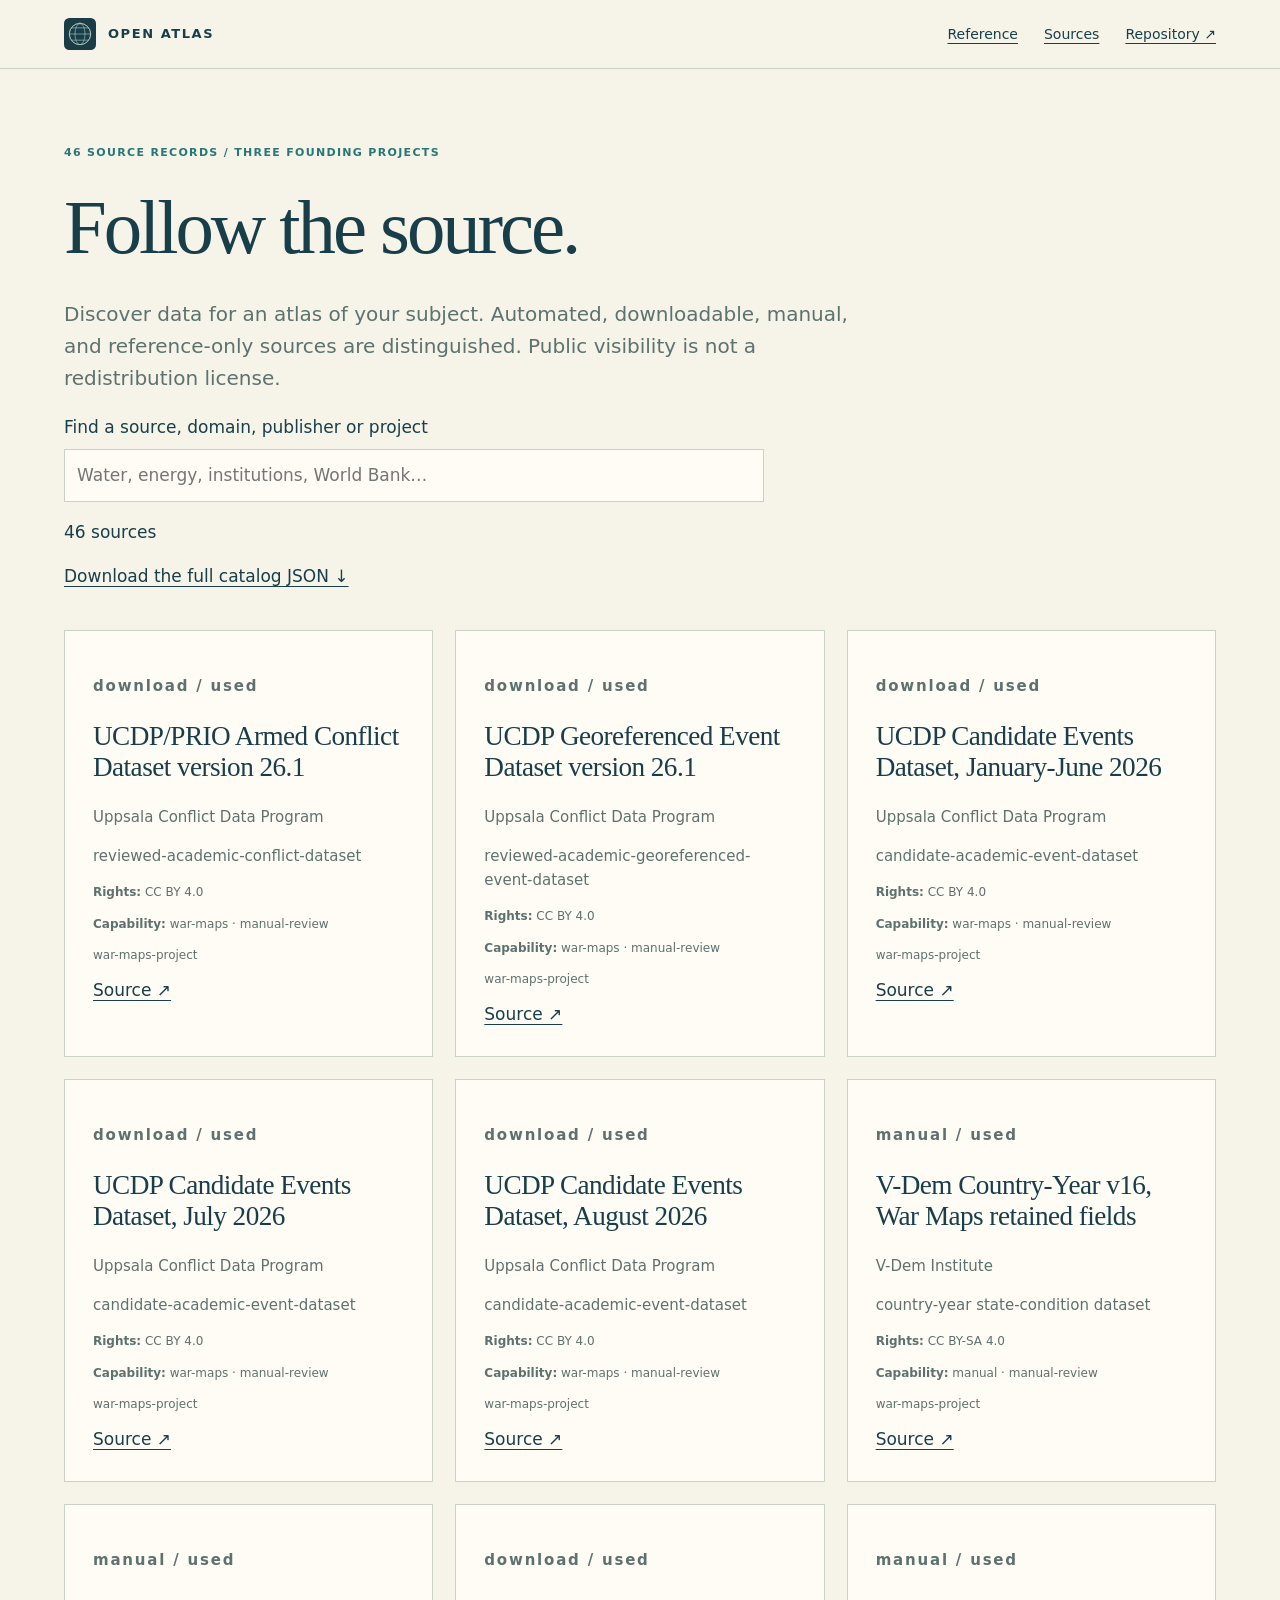
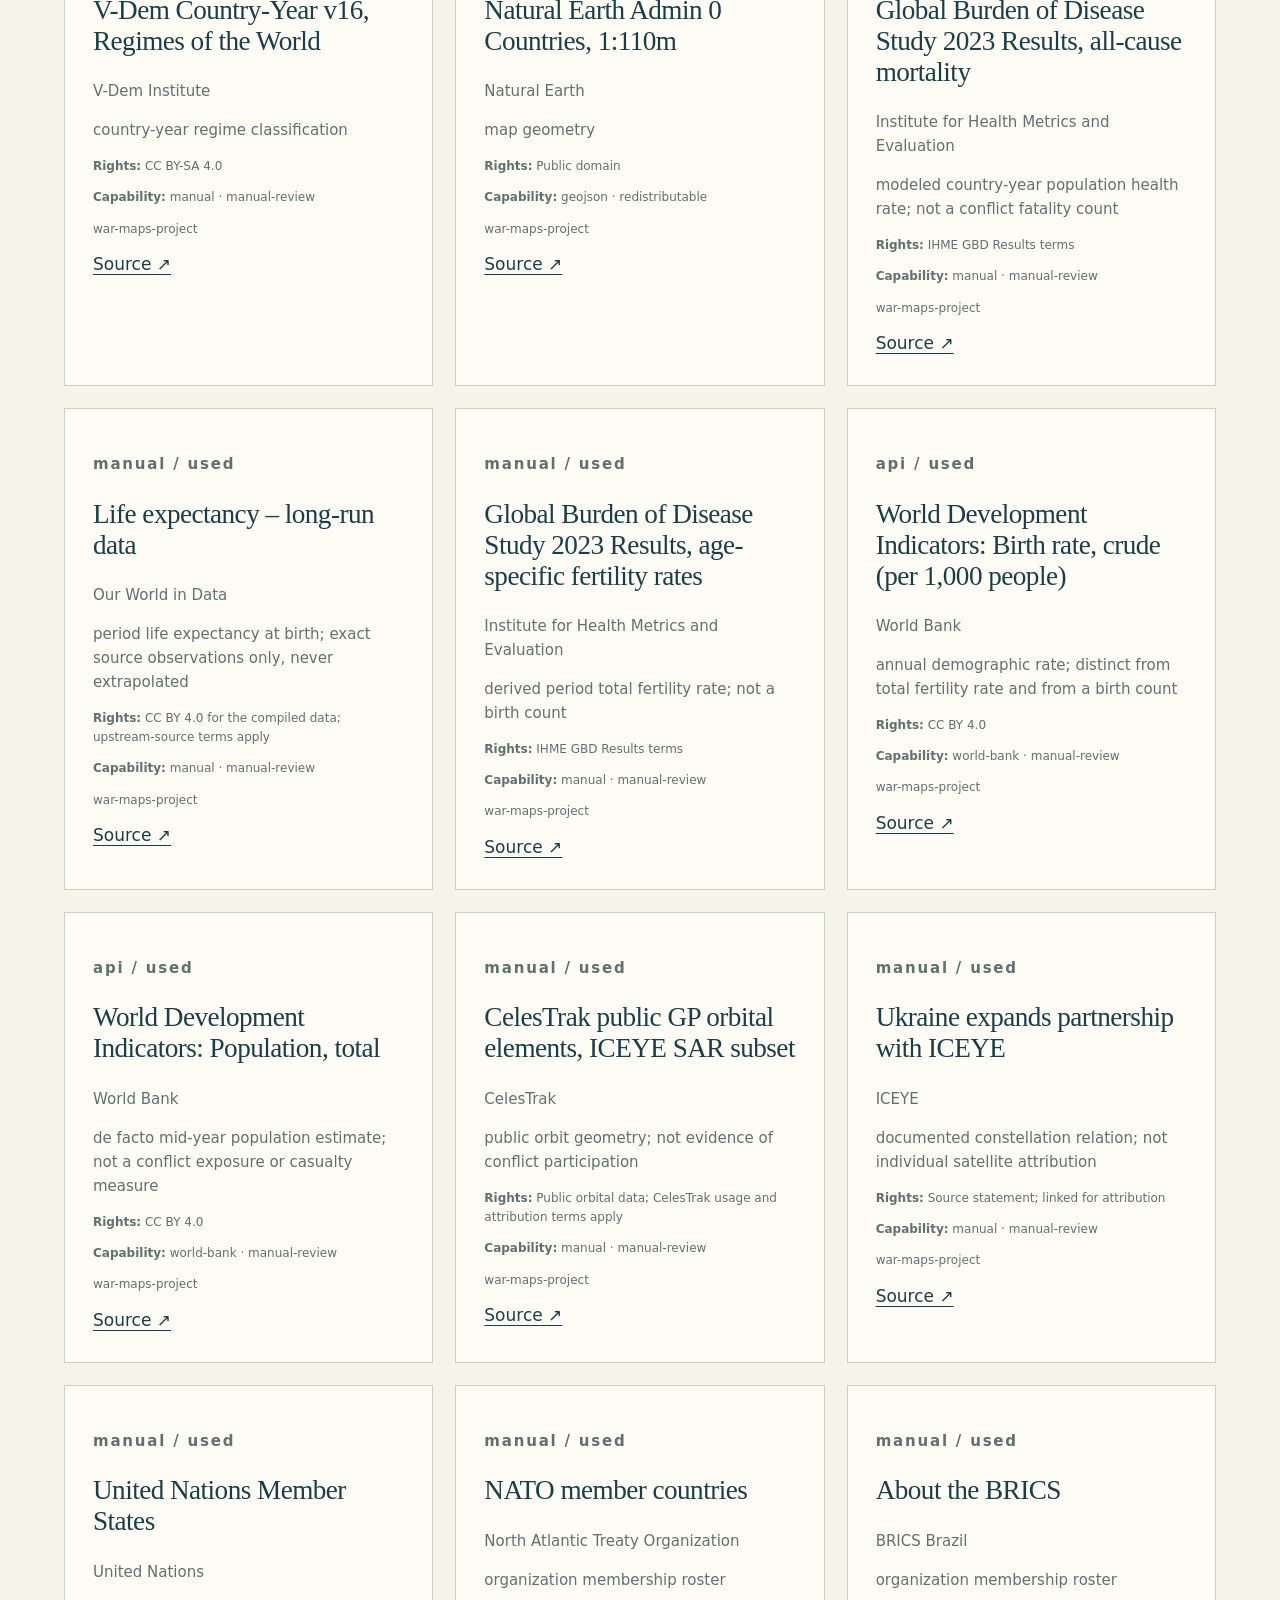
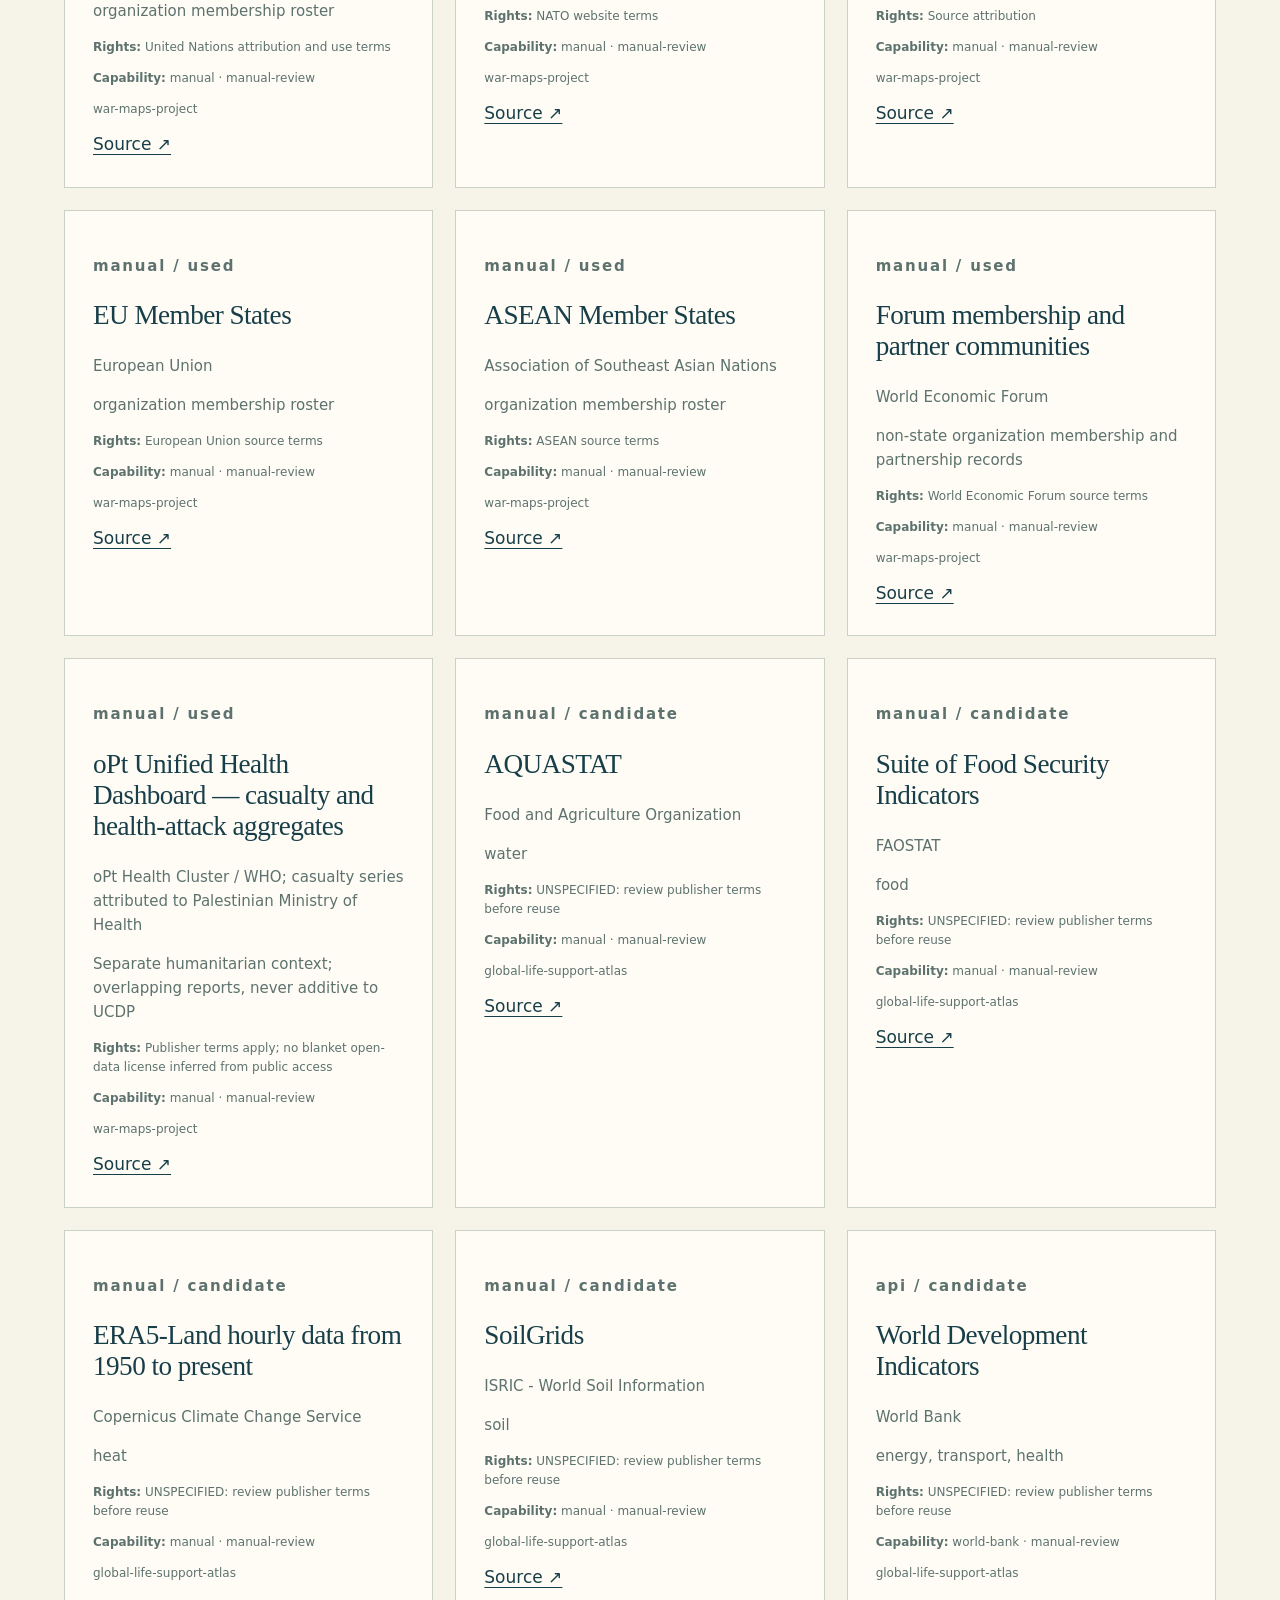
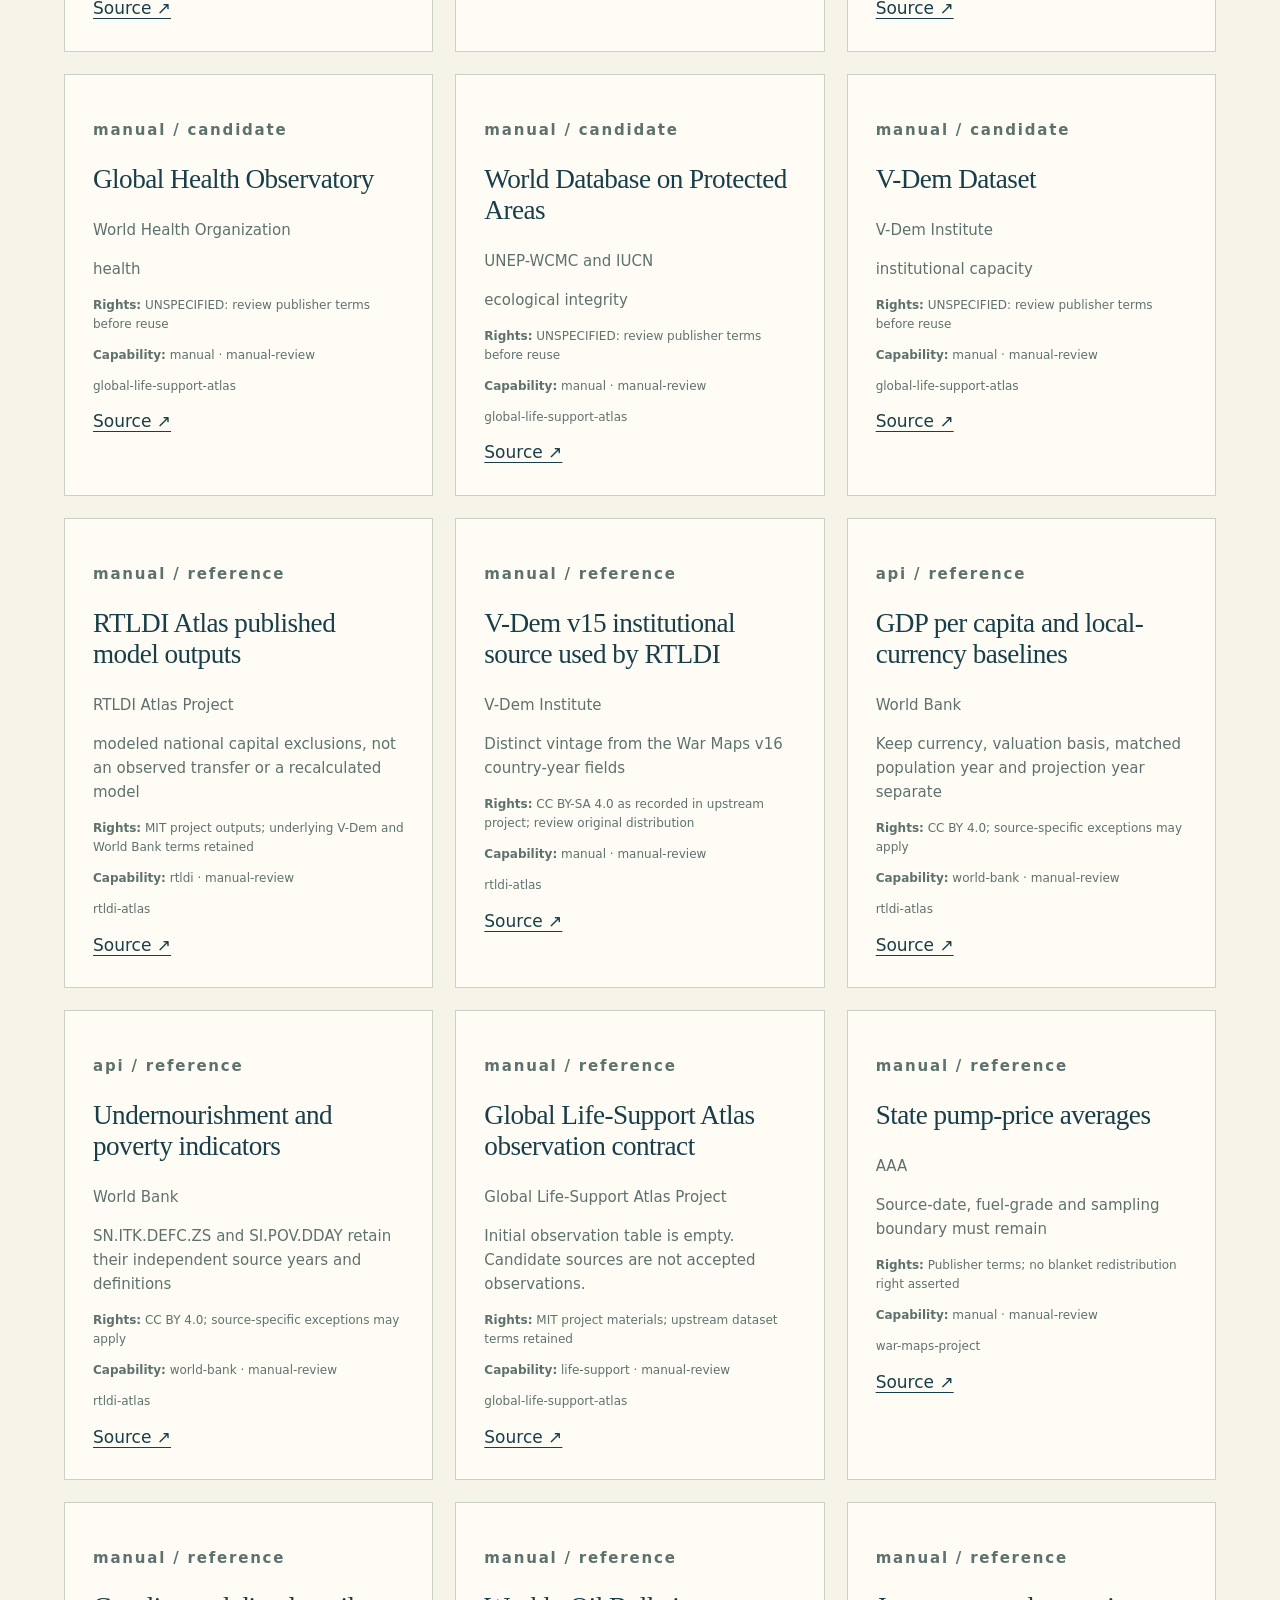
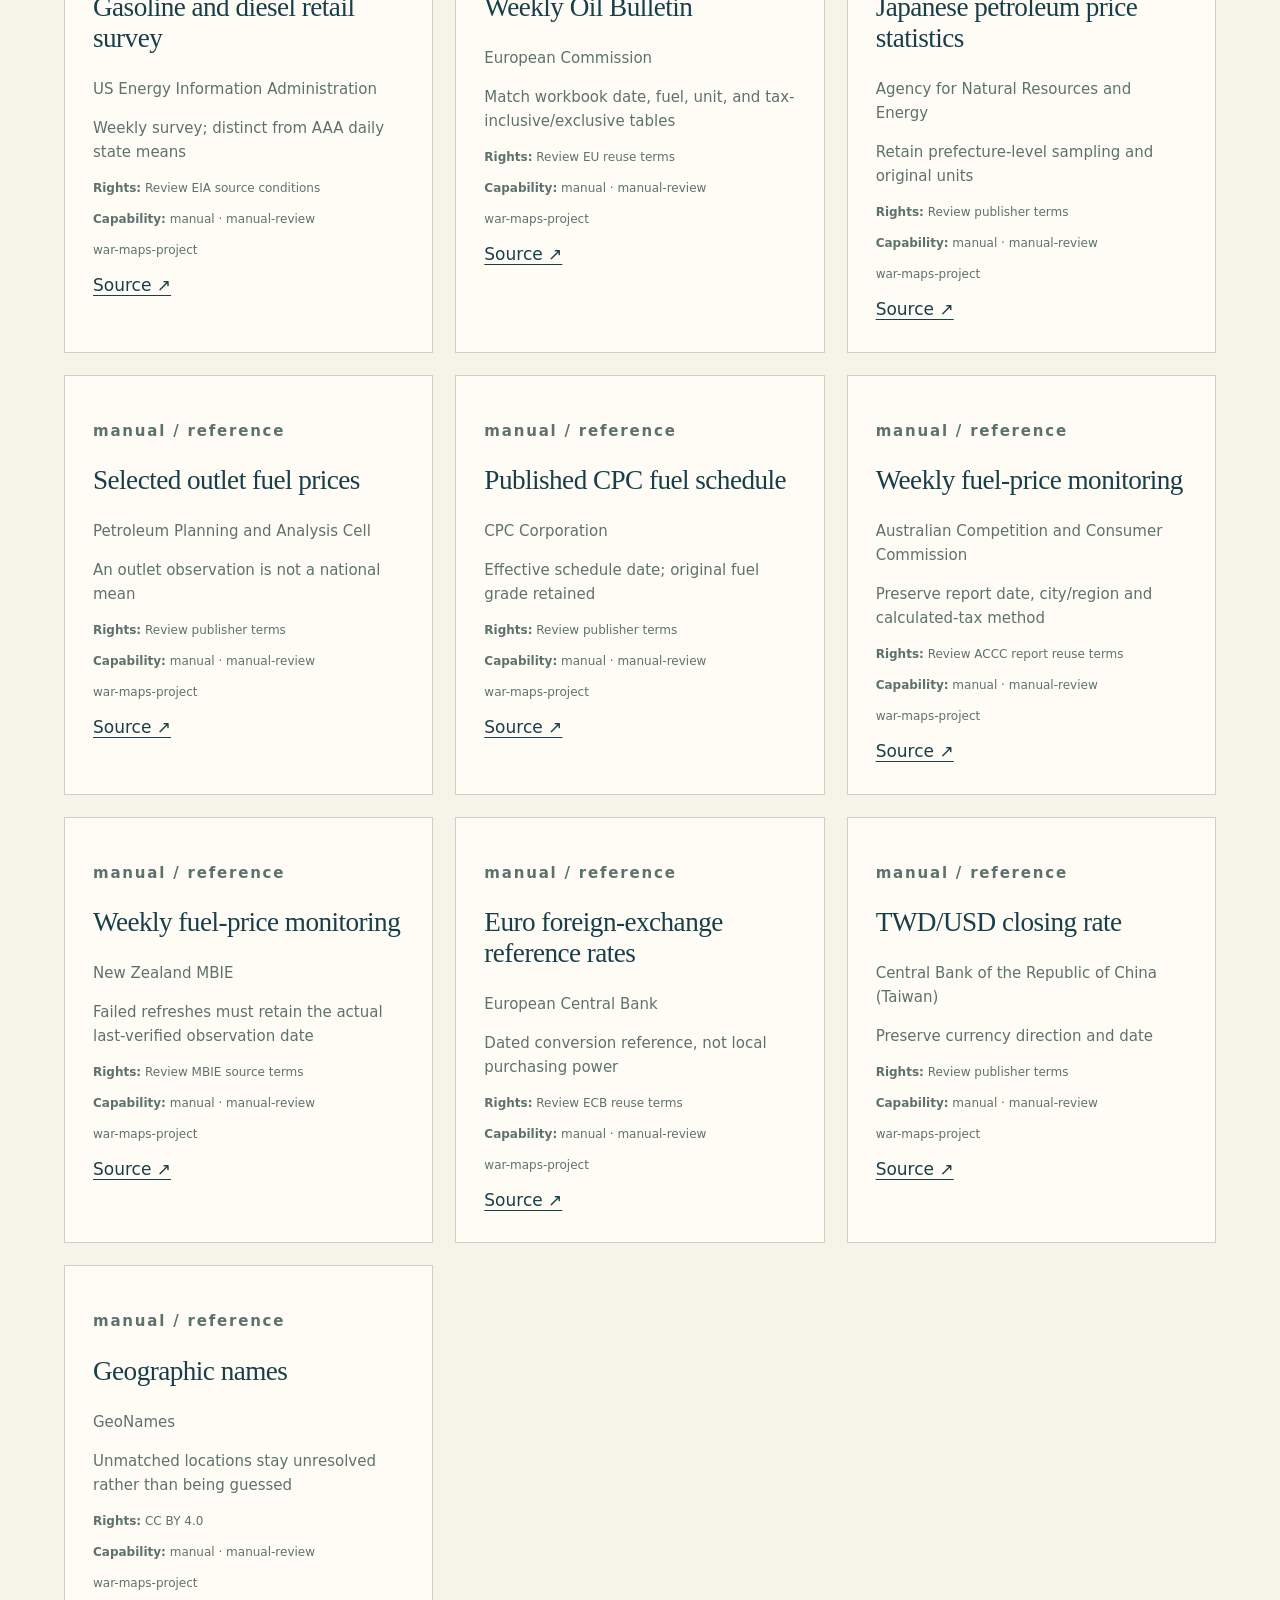
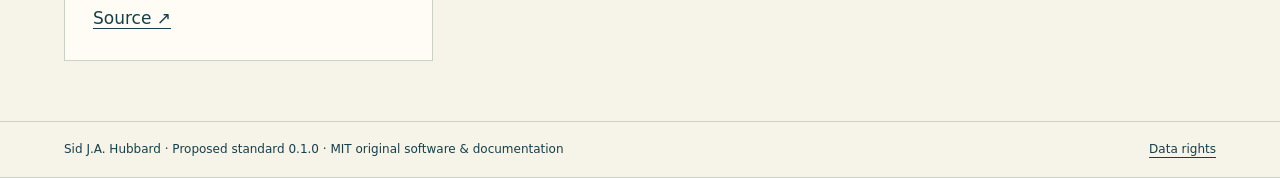
<file: docs/library.html>
<!doctype html><html lang="en"><head><meta charset="utf-8"><meta name="viewport" content="width=device-width,initial-scale=1"><meta name="description" content="Open Atlas Standard: source-bearing atlases, web and print, for geographic and globally relevant research."><title>Source library — Open Atlas</title><link rel="stylesheet" href="site.css"><link rel="icon" href="demo/icon.svg"></head><body><header><a class="brand" href="./"><img src="demo/icon.svg" alt="" width="32" height="32">OPEN ATLAS</a><nav aria-label="Project"><a href="demo/">Reference</a><a href="library.html">Sources</a><a href="https://github.com/SJAH9/open-atlas-standard">Repository ↗</a></nav></header><main><section class="hero compact"><p class="kicker">46 SOURCE RECORDS / THREE FOUNDING PROJECTS</p><h1>Follow the source.</h1><p class="lede">Discover data for an atlas of your subject. Automated, downloadable, manual, and reference-only sources are distinguished. Public visibility is not a redistribution license.</p><label for="query">Find a source, domain, publisher or project</label><input id="query" type="search" placeholder="Water, energy, institutions, World Bank…"><p id="count" role="status">46 sources</p><a href="catalog.json">Download the full catalog JSON ↓</a></section><section class="cards library"><article data-search="ucdp/prio armed conflict dataset version 26.1 uppsala conflict data program ucdp-prio-acd-26.1 reviewed-academic-conflict-dataset war-maps-project"><p class="kicker">download / used</p><h2>UCDP/PRIO Armed Conflict Dataset version 26.1</h2><p>Uppsala Conflict Data Program</p><p>reviewed-academic-conflict-dataset</p><p class="small"><b>Rights:</b> CC BY 4.0</p><p class="small"><b>Capability:</b> war-maps · manual-review</p><p class="small">war-maps-project</p><a href="https://ucdp.uu.se/downloads/ucdpprio/ucdp-prio-acd-261-csv.zip" target="_blank" rel="noopener">Source ↗</a></article><article data-search="ucdp georeferenced event dataset version 26.1 uppsala conflict data program ucdp-ged-26.1 reviewed-academic-georeferenced-event-dataset war-maps-project"><p class="kicker">download / used</p><h2>UCDP Georeferenced Event Dataset version 26.1</h2><p>Uppsala Conflict Data Program</p><p>reviewed-academic-georeferenced-event-dataset</p><p class="small"><b>Rights:</b> CC BY 4.0</p><p class="small"><b>Capability:</b> war-maps · manual-review</p><p class="small">war-maps-project</p><a href="https://ucdp.uu.se/downloads/ged/ged261-csv.zip" target="_blank" rel="noopener">Source ↗</a></article><article data-search="ucdp candidate events dataset, january-june 2026 uppsala conflict data program ucdp-candidate-ged-2026-06 candidate-academic-event-dataset war-maps-project"><p class="kicker">download / used</p><h2>UCDP Candidate Events Dataset, January-June 2026</h2><p>Uppsala Conflict Data Program</p><p>candidate-academic-event-dataset</p><p class="small"><b>Rights:</b> CC BY 4.0</p><p class="small"><b>Capability:</b> war-maps · manual-review</p><p class="small">war-maps-project</p><a href="https://ucdp.uu.se/downloads/candidateged/GEDEvent_v26_01_26_06.csv" target="_blank" rel="noopener">Source ↗</a></article><article data-search="ucdp candidate events dataset, july 2026 uppsala conflict data program ucdp-candidate-ged-2026-07 candidate-academic-event-dataset war-maps-project"><p class="kicker">download / used</p><h2>UCDP Candidate Events Dataset, July 2026</h2><p>Uppsala Conflict Data Program</p><p>candidate-academic-event-dataset</p><p class="small"><b>Rights:</b> CC BY 4.0</p><p class="small"><b>Capability:</b> war-maps · manual-review</p><p class="small">war-maps-project</p><a href="https://ucdp.uu.se/downloads/candidateged/GEDEvent_v26_0_7.csv" target="_blank" rel="noopener">Source ↗</a></article><article data-search="ucdp candidate events dataset, august 2026 uppsala conflict data program ucdp-candidate-ged-2026-08 candidate-academic-event-dataset war-maps-project"><p class="kicker">download / used</p><h2>UCDP Candidate Events Dataset, August 2026</h2><p>Uppsala Conflict Data Program</p><p>candidate-academic-event-dataset</p><p class="small"><b>Rights:</b> CC BY 4.0</p><p class="small"><b>Capability:</b> war-maps · manual-review</p><p class="small">war-maps-project</p><a href="https://ucdp.uu.se/downloads/candidateged/GEDEvent_v26_0_8.csv" target="_blank" rel="noopener">Source ↗</a></article><article data-search="v-dem country-year v16, war maps retained fields v-dem institute vdem-core-v16 country-year state-condition dataset war-maps-project"><p class="kicker">manual / used</p><h2>V-Dem Country-Year v16, War Maps retained fields</h2><p>V-Dem Institute</p><p>country-year state-condition dataset</p><p class="small"><b>Rights:</b> CC BY-SA 4.0</p><p class="small"><b>Capability:</b> manual · manual-review</p><p class="small">war-maps-project</p><a href="https://github.com/vdeminstitute/vdemdata/releases/tag/V16" target="_blank" rel="noopener">Source ↗</a></article><article data-search="v-dem country-year v16, regimes of the world v-dem institute vdem-regimes-of-the-world-v16 country-year regime classification war-maps-project"><p class="kicker">manual / used</p><h2>V-Dem Country-Year v16, Regimes of the World</h2><p>V-Dem Institute</p><p>country-year regime classification</p><p class="small"><b>Rights:</b> CC BY-SA 4.0</p><p class="small"><b>Capability:</b> manual · manual-review</p><p class="small">war-maps-project</p><a href="https://github.com/vdeminstitute/vdemdata/releases/tag/V16" target="_blank" rel="noopener">Source ↗</a></article><article data-search="natural earth admin 0 countries, 1:110m natural earth natural-earth-110m-geometry map geometry war-maps-project"><p class="kicker">download / used</p><h2>Natural Earth Admin 0 Countries, 1:110m</h2><p>Natural Earth</p><p>map geometry</p><p class="small"><b>Rights:</b> Public domain</p><p class="small"><b>Capability:</b> geojson · redistributable</p><p class="small">war-maps-project</p><a href="https://www.naturalearthdata.com/" target="_blank" rel="noopener">Source ↗</a></article><article data-search="global burden of disease study 2023 results, all-cause mortality institute for health metrics and evaluation ihme-gbd-2023-all-cause-mortality modeled country-year population health rate; not a conflict fatality count war-maps-project"><p class="kicker">manual / used</p><h2>Global Burden of Disease Study 2023 Results, all-cause mortality</h2><p>Institute for Health Metrics and Evaluation</p><p>modeled country-year population health rate; not a conflict fatality count</p><p class="small"><b>Rights:</b> IHME GBD Results terms</p><p class="small"><b>Capability:</b> manual · manual-review</p><p class="small">war-maps-project</p><a href="https://vizhub.healthdata.org/gbd-results/" target="_blank" rel="noopener">Source ↗</a></article><article data-search="life expectancy – long-run data our world in data owid-long-run-life-expectancy-2026-09-19 period life expectancy at birth; exact source observations only, never extrapolated war-maps-project"><p class="kicker">manual / used</p><h2>Life expectancy – long-run data</h2><p>Our World in Data</p><p>period life expectancy at birth; exact source observations only, never extrapolated</p><p class="small"><b>Rights:</b> CC BY 4.0 for the compiled data; upstream-source terms apply</p><p class="small"><b>Capability:</b> manual · manual-review</p><p class="small">war-maps-project</p><a href="https://ourworldindata.org/grapher/life-expectancy" target="_blank" rel="noopener">Source ↗</a></article><article data-search="global burden of disease study 2023 results, age-specific fertility rates institute for health metrics and evaluation ihme-gbd-2023-derived-total-fertility derived period total fertility rate; not a birth count war-maps-project"><p class="kicker">manual / used</p><h2>Global Burden of Disease Study 2023 Results, age-specific fertility rates</h2><p>Institute for Health Metrics and Evaluation</p><p>derived period total fertility rate; not a birth count</p><p class="small"><b>Rights:</b> IHME GBD Results terms</p><p class="small"><b>Capability:</b> manual · manual-review</p><p class="small">war-maps-project</p><a href="https://vizhub.healthdata.org/gbd-results/" target="_blank" rel="noopener">Source ↗</a></article><article data-search="world development indicators: birth rate, crude (per 1,000 people) world bank world-bank-wdi-crude-birth-rate annual demographic rate; distinct from total fertility rate and from a birth count war-maps-project"><p class="kicker">api / used</p><h2>World Development Indicators: Birth rate, crude (per 1,000 people)</h2><p>World Bank</p><p>annual demographic rate; distinct from total fertility rate and from a birth count</p><p class="small"><b>Rights:</b> CC BY 4.0</p><p class="small"><b>Capability:</b> world-bank · manual-review</p><p class="small">war-maps-project</p><a href="https://data.worldbank.org/indicator/SP.DYN.CBRT.IN" target="_blank" rel="noopener">Source ↗</a></article><article data-search="world development indicators: population, total world bank world-bank-wdi-total-population de facto mid-year population estimate; not a conflict exposure or casualty measure war-maps-project"><p class="kicker">api / used</p><h2>World Development Indicators: Population, total</h2><p>World Bank</p><p>de facto mid-year population estimate; not a conflict exposure or casualty measure</p><p class="small"><b>Rights:</b> CC BY 4.0</p><p class="small"><b>Capability:</b> world-bank · manual-review</p><p class="small">war-maps-project</p><a href="https://data.worldbank.org/indicator/SP.POP.TOTL" target="_blank" rel="noopener">Source ↗</a></article><article data-search="celestrak public gp orbital elements, iceye sar subset celestrak celestrak-iceye-sar-2026-10-19 public orbit geometry; not evidence of conflict participation war-maps-project"><p class="kicker">manual / used</p><h2>CelesTrak public GP orbital elements, ICEYE SAR subset</h2><p>CelesTrak</p><p>public orbit geometry; not evidence of conflict participation</p><p class="small"><b>Rights:</b> Public orbital data; CelesTrak usage and attribution terms apply</p><p class="small"><b>Capability:</b> manual · manual-review</p><p class="small">war-maps-project</p><a href="https://celestrak.org/NORAD/documentation/gp-data-formats.php" target="_blank" rel="noopener">Source ↗</a></article><article data-search="ukraine expands partnership with iceye iceye iceye-ukraine-support-2026 documented constellation relation; not individual satellite attribution war-maps-project"><p class="kicker">manual / used</p><h2>Ukraine expands partnership with ICEYE</h2><p>ICEYE</p><p>documented constellation relation; not individual satellite attribution</p><p class="small"><b>Rights:</b> Source statement; linked for attribution</p><p class="small"><b>Capability:</b> manual · manual-review</p><p class="small">war-maps-project</p><a href="https://www.iceye.com/newsroom/press-releases/ukraine-expands-partnership-with-iceye" target="_blank" rel="noopener">Source ↗</a></article><article data-search="united nations member states united nations un-member-states-2026 organization membership roster war-maps-project"><p class="kicker">manual / used</p><h2>United Nations Member States</h2><p>United Nations</p><p>organization membership roster</p><p class="small"><b>Rights:</b> United Nations attribution and use terms</p><p class="small"><b>Capability:</b> manual · manual-review</p><p class="small">war-maps-project</p><a href="https://www.un.org/about-us/member-states" target="_blank" rel="noopener">Source ↗</a></article><article data-search="nato member countries north atlantic treaty organization nato-member-countries organization membership roster war-maps-project"><p class="kicker">manual / used</p><h2>NATO member countries</h2><p>North Atlantic Treaty Organization</p><p>organization membership roster</p><p class="small"><b>Rights:</b> NATO website terms</p><p class="small"><b>Capability:</b> manual · manual-review</p><p class="small">war-maps-project</p><a href="https://www.nato.int/cps/en/natohq/nato_countries.htm" target="_blank" rel="noopener">Source ↗</a></article><article data-search="about the brics brics brazil brics-about-the-brics organization membership roster war-maps-project"><p class="kicker">manual / used</p><h2>About the BRICS</h2><p>BRICS Brazil</p><p>organization membership roster</p><p class="small"><b>Rights:</b> Source attribution</p><p class="small"><b>Capability:</b> manual · manual-review</p><p class="small">war-maps-project</p><a href="https://sjah9.github.io/war-maps-project/outputs/web/sources.html#brics-source" target="_blank" rel="noopener">Source ↗</a></article><article data-search="eu member states european union eu-member-states organization membership roster war-maps-project"><p class="kicker">manual / used</p><h2>EU Member States</h2><p>European Union</p><p>organization membership roster</p><p class="small"><b>Rights:</b> European Union source terms</p><p class="small"><b>Capability:</b> manual · manual-review</p><p class="small">war-maps-project</p><a href="https://european-union.europa.eu/principles-countries-history/country-profiles_en" target="_blank" rel="noopener">Source ↗</a></article><article data-search="asean member states association of southeast asian nations asean-member-states organization membership roster war-maps-project"><p class="kicker">manual / used</p><h2>ASEAN Member States</h2><p>Association of Southeast Asian Nations</p><p>organization membership roster</p><p class="small"><b>Rights:</b> ASEAN source terms</p><p class="small"><b>Capability:</b> manual · manual-review</p><p class="small">war-maps-project</p><a href="https://asean.org/member-states/" target="_blank" rel="noopener">Source ↗</a></article><article data-search="forum membership and partner communities world economic forum wef-membership-and-partners non-state organization membership and partnership records war-maps-project"><p class="kicker">manual / used</p><h2>Forum membership and partner communities</h2><p>World Economic Forum</p><p>non-state organization membership and partnership records</p><p class="small"><b>Rights:</b> World Economic Forum source terms</p><p class="small"><b>Capability:</b> manual · manual-review</p><p class="small">war-maps-project</p><a href="https://www.weforum.org/communities/partnership-institutional-membership/" target="_blank" rel="noopener">Source ↗</a></article><article data-search="opt unified health dashboard — casualty and health-attack aggregates opt health cluster / who; casualty series attributed to palestinian ministry of health opt-health-cluster-public-dashboard separate humanitarian context; overlapping reports, never additive to ucdp war-maps-project"><p class="kicker">manual / used</p><h2>oPt Unified Health Dashboard — casualty and health-attack aggregates</h2><p>oPt Health Cluster / WHO; casualty series attributed to Palestinian Ministry of Health</p><p>Separate humanitarian context; overlapping reports, never additive to UCDP</p><p class="small"><b>Rights:</b> Publisher terms apply; no blanket open-data license inferred from public access</p><p class="small"><b>Capability:</b> manual · manual-review</p><p class="small">war-maps-project</p><a href="https://app.powerbi.com/view?r=eyJrIjoiODAxNTYzMDYtMjQ3YS00OTMzLTkxMWQtOTU1NWEwMzE5NTMwIiwidCI6ImY2MTBjMGI3LWJkMjQtNGIzOS04MTBiLTNkYzI4MGFmYjU5MCIsImMiOjh9" target="_blank" rel="noopener">Source ↗</a></article><article data-search="aquastat food and agriculture organization fao-aquastat water global-life-support-atlas"><p class="kicker">manual / candidate</p><h2>AQUASTAT</h2><p>Food and Agriculture Organization</p><p>water</p><p class="small"><b>Rights:</b> UNSPECIFIED: review publisher terms before reuse</p><p class="small"><b>Capability:</b> manual · manual-review</p><p class="small">global-life-support-atlas</p><a href="https://www.fao.org/aquastat/en/databases/index.html" target="_blank" rel="noopener">Source ↗</a></article><article data-search="suite of food security indicators faostat fao-food-security food global-life-support-atlas"><p class="kicker">manual / candidate</p><h2>Suite of Food Security Indicators</h2><p>FAOSTAT</p><p>food</p><p class="small"><b>Rights:</b> UNSPECIFIED: review publisher terms before reuse</p><p class="small"><b>Capability:</b> manual · manual-review</p><p class="small">global-life-support-atlas</p><a href="https://data.fao.org/catalog/dataset/955d6564-40a9-48b4-b51b-f19d65bb3539" target="_blank" rel="noopener">Source ↗</a></article><article data-search="era5-land hourly data from 1950 to present copernicus climate change service copernicus-era5-land heat global-life-support-atlas"><p class="kicker">manual / candidate</p><h2>ERA5-Land hourly data from 1950 to present</h2><p>Copernicus Climate Change Service</p><p>heat</p><p class="small"><b>Rights:</b> UNSPECIFIED: review publisher terms before reuse</p><p class="small"><b>Capability:</b> manual · manual-review</p><p class="small">global-life-support-atlas</p><a href="https://cds.climate.copernicus.eu/datasets/reanalysis-era5-land" target="_blank" rel="noopener">Source ↗</a></article><article data-search="soilgrids isric - world soil information isric-soilgrids soil global-life-support-atlas"><p class="kicker">manual / candidate</p><h2>SoilGrids</h2><p>ISRIC - World Soil Information</p><p>soil</p><p class="small"><b>Rights:</b> UNSPECIFIED: review publisher terms before reuse</p><p class="small"><b>Capability:</b> manual · manual-review</p><p class="small">global-life-support-atlas</p><a href="https://docs.isric.org/globaldata/soilgrids/" target="_blank" rel="noopener">Source ↗</a></article><article data-search="world development indicators world bank world-bank-wdi energy, transport, health global-life-support-atlas"><p class="kicker">api / candidate</p><h2>World Development Indicators</h2><p>World Bank</p><p>energy, transport, health</p><p class="small"><b>Rights:</b> UNSPECIFIED: review publisher terms before reuse</p><p class="small"><b>Capability:</b> world-bank · manual-review</p><p class="small">global-life-support-atlas</p><a href="https://datatopics.worldbank.org/world-development-indicators/" target="_blank" rel="noopener">Source ↗</a></article><article data-search="global health observatory world health organization who-gho health global-life-support-atlas"><p class="kicker">manual / candidate</p><h2>Global Health Observatory</h2><p>World Health Organization</p><p>health</p><p class="small"><b>Rights:</b> UNSPECIFIED: review publisher terms before reuse</p><p class="small"><b>Capability:</b> manual · manual-review</p><p class="small">global-life-support-atlas</p><a href="https://www.who.int/data/gho" target="_blank" rel="noopener">Source ↗</a></article><article data-search="world database on protected areas unep-wcmc and iucn protected-planet-wdpa ecological integrity global-life-support-atlas"><p class="kicker">manual / candidate</p><h2>World Database on Protected Areas</h2><p>UNEP-WCMC and IUCN</p><p>ecological integrity</p><p class="small"><b>Rights:</b> UNSPECIFIED: review publisher terms before reuse</p><p class="small"><b>Capability:</b> manual · manual-review</p><p class="small">global-life-support-atlas</p><a href="https://www.protectedplanet.net/en/thematic-areas/wdpa" target="_blank" rel="noopener">Source ↗</a></article><article data-search="v-dem dataset v-dem institute vdem institutional capacity global-life-support-atlas"><p class="kicker">manual / candidate</p><h2>V-Dem Dataset</h2><p>V-Dem Institute</p><p>institutional capacity</p><p class="small"><b>Rights:</b> UNSPECIFIED: review publisher terms before reuse</p><p class="small"><b>Capability:</b> manual · manual-review</p><p class="small">global-life-support-atlas</p><a href="https://www.v-dem.net/data/the-v-dem-dataset/" target="_blank" rel="noopener">Source ↗</a></article><article data-search="rtldi atlas published model outputs rtldi atlas project rtldi-published modeled national capital exclusions, not an observed transfer or a recalculated model rtldi-atlas"><p class="kicker">manual / reference</p><h2>RTLDI Atlas published model outputs</h2><p>RTLDI Atlas Project</p><p>modeled national capital exclusions, not an observed transfer or a recalculated model</p><p class="small"><b>Rights:</b> MIT project outputs; underlying V-Dem and World Bank terms retained</p><p class="small"><b>Capability:</b> rtldi · manual-review</p><p class="small">rtldi-atlas</p><a href="https://github.com/SJAH9/rtldi-atlas" target="_blank" rel="noopener">Source ↗</a></article><article data-search="v-dem v15 institutional source used by rtldi v-dem institute vdem-core-v15 distinct vintage from the war maps v16 country-year fields rtldi-atlas"><p class="kicker">manual / reference</p><h2>V-Dem v15 institutional source used by RTLDI</h2><p>V-Dem Institute</p><p>Distinct vintage from the War Maps v16 country-year fields</p><p class="small"><b>Rights:</b> CC BY-SA 4.0 as recorded in upstream project; review original distribution</p><p class="small"><b>Capability:</b> manual · manual-review</p><p class="small">rtldi-atlas</p><a href="https://github.com/vdeminstitute/vdemdata/releases/tag/V15" target="_blank" rel="noopener">Source ↗</a></article><article data-search="gdp per capita and local-currency baselines world bank world-bank-gdp keep currency, valuation basis, matched population year and projection year separate rtldi-atlas"><p class="kicker">api / reference</p><h2>GDP per capita and local-currency baselines</h2><p>World Bank</p><p>Keep currency, valuation basis, matched population year and projection year separate</p><p class="small"><b>Rights:</b> CC BY 4.0; source-specific exceptions may apply</p><p class="small"><b>Capability:</b> world-bank · manual-review</p><p class="small">rtldi-atlas</p><a href="https://data.worldbank.org/indicator/NY.GDP.PCAP.CD" target="_blank" rel="noopener">Source ↗</a></article><article data-search="undernourishment and poverty indicators world bank world-bank-basic-needs sn.itk.defc.zs and si.pov.dday retain their independent source years and definitions rtldi-atlas"><p class="kicker">api / reference</p><h2>Undernourishment and poverty indicators</h2><p>World Bank</p><p>SN.ITK.DEFC.ZS and SI.POV.DDAY retain their independent source years and definitions</p><p class="small"><b>Rights:</b> CC BY 4.0; source-specific exceptions may apply</p><p class="small"><b>Capability:</b> world-bank · manual-review</p><p class="small">rtldi-atlas</p><a href="https://data.worldbank.org/indicator/SN.ITK.DEFC.ZS" target="_blank" rel="noopener">Source ↗</a></article><article data-search="global life-support atlas observation contract global life-support atlas project life-support-project initial observation table is empty. candidate sources are not accepted observations. global-life-support-atlas"><p class="kicker">manual / reference</p><h2>Global Life-Support Atlas observation contract</h2><p>Global Life-Support Atlas Project</p><p>Initial observation table is empty. Candidate sources are not accepted observations.</p><p class="small"><b>Rights:</b> MIT project materials; upstream dataset terms retained</p><p class="small"><b>Capability:</b> life-support · manual-review</p><p class="small">global-life-support-atlas</p><a href="https://github.com/SJAH9/global-life-support-atlas" target="_blank" rel="noopener">Source ↗</a></article><article data-search="state pump-price averages aaa aaa-fuel source-date, fuel-grade and sampling boundary must remain war-maps-project"><p class="kicker">manual / reference</p><h2>State pump-price averages</h2><p>AAA</p><p>Source-date, fuel-grade and sampling boundary must remain</p><p class="small"><b>Rights:</b> Publisher terms; no blanket redistribution right asserted</p><p class="small"><b>Capability:</b> manual · manual-review</p><p class="small">war-maps-project</p><a href="https://gasprices.aaa.com/state-gas-price-averages/" target="_blank" rel="noopener">Source ↗</a></article><article data-search="gasoline and diesel retail survey us energy information administration eia-fuel weekly survey; distinct from aaa daily state means war-maps-project"><p class="kicker">manual / reference</p><h2>Gasoline and diesel retail survey</h2><p>US Energy Information Administration</p><p>Weekly survey; distinct from AAA daily state means</p><p class="small"><b>Rights:</b> Review EIA source conditions</p><p class="small"><b>Capability:</b> manual · manual-review</p><p class="small">war-maps-project</p><a href="https://www.eia.gov/petroleum/gasdiesel/" target="_blank" rel="noopener">Source ↗</a></article><article data-search="weekly oil bulletin european commission ec-oil-bulletin match workbook date, fuel, unit, and tax-inclusive/exclusive tables war-maps-project"><p class="kicker">manual / reference</p><h2>Weekly Oil Bulletin</h2><p>European Commission</p><p>Match workbook date, fuel, unit, and tax-inclusive/exclusive tables</p><p class="small"><b>Rights:</b> Review EU reuse terms</p><p class="small"><b>Capability:</b> manual · manual-review</p><p class="small">war-maps-project</p><a href="https://energy.ec.europa.eu/data-and-analysis/weekly-oil-bulletin_en" target="_blank" rel="noopener">Source ↗</a></article><article data-search="japanese petroleum price statistics agency for natural resources and energy japan-anre-fuel retain prefecture-level sampling and original units war-maps-project"><p class="kicker">manual / reference</p><h2>Japanese petroleum price statistics</h2><p>Agency for Natural Resources and Energy</p><p>Retain prefecture-level sampling and original units</p><p class="small"><b>Rights:</b> Review publisher terms</p><p class="small"><b>Capability:</b> manual · manual-review</p><p class="small">war-maps-project</p><a href="https://www.enecho.meti.go.jp/statistics/petroleum_and_lpgas/pl007/index.html" target="_blank" rel="noopener">Source ↗</a></article><article data-search="selected outlet fuel prices petroleum planning and analysis cell india-ppac-fuel an outlet observation is not a national mean war-maps-project"><p class="kicker">manual / reference</p><h2>Selected outlet fuel prices</h2><p>Petroleum Planning and Analysis Cell</p><p>An outlet observation is not a national mean</p><p class="small"><b>Rights:</b> Review publisher terms</p><p class="small"><b>Capability:</b> manual · manual-review</p><p class="small">war-maps-project</p><a href="https://ppac.gov.in/all-imp-news?page=1" target="_blank" rel="noopener">Source ↗</a></article><article data-search="published cpc fuel schedule cpc corporation taiwan-cpc-fuel effective schedule date; original fuel grade retained war-maps-project"><p class="kicker">manual / reference</p><h2>Published CPC fuel schedule</h2><p>CPC Corporation</p><p>Effective schedule date; original fuel grade retained</p><p class="small"><b>Rights:</b> Review publisher terms</p><p class="small"><b>Capability:</b> manual · manual-review</p><p class="small">war-maps-project</p><a href="https://vipmbr.cpc.com.tw/mbwebs/showhistoryprice_oil.aspx" target="_blank" rel="noopener">Source ↗</a></article><article data-search="weekly fuel-price monitoring australian competition and consumer commission australia-accc-fuel preserve report date, city/region and calculated-tax method war-maps-project"><p class="kicker">manual / reference</p><h2>Weekly fuel-price monitoring</h2><p>Australian Competition and Consumer Commission</p><p>Preserve report date, city/region and calculated-tax method</p><p class="small"><b>Rights:</b> Review ACCC report reuse terms</p><p class="small"><b>Capability:</b> manual · manual-review</p><p class="small">war-maps-project</p><a href="https://www.accc.gov.au/consumers/petrol-and-fuel" target="_blank" rel="noopener">Source ↗</a></article><article data-search="weekly fuel-price monitoring new zealand mbie nz-mbie-fuel failed refreshes must retain the actual last-verified observation date war-maps-project"><p class="kicker">manual / reference</p><h2>Weekly fuel-price monitoring</h2><p>New Zealand MBIE</p><p>Failed refreshes must retain the actual last-verified observation date</p><p class="small"><b>Rights:</b> Review MBIE source terms</p><p class="small"><b>Capability:</b> manual · manual-review</p><p class="small">war-maps-project</p><a href="https://www.mbie.govt.nz/building-and-energy/energy-and-natural-resources/energy-statistics-and-modelling/energy-statistics/weekly-fuel-price-monitoring/price-for-fuel-response-support" target="_blank" rel="noopener">Source ↗</a></article><article data-search="euro foreign-exchange reference rates european central bank ecb-fx dated conversion reference, not local purchasing power war-maps-project"><p class="kicker">manual / reference</p><h2>Euro foreign-exchange reference rates</h2><p>European Central Bank</p><p>Dated conversion reference, not local purchasing power</p><p class="small"><b>Rights:</b> Review ECB reuse terms</p><p class="small"><b>Capability:</b> manual · manual-review</p><p class="small">war-maps-project</p><a href="https://www.ecb.europa.eu/stats/eurofxref/eurofxref-daily.xml" target="_blank" rel="noopener">Source ↗</a></article><article data-search="twd/usd closing rate central bank of the republic of china (taiwan) taiwan-cbc-fx preserve currency direction and date war-maps-project"><p class="kicker">manual / reference</p><h2>TWD/USD closing rate</h2><p>Central Bank of the Republic of China (Taiwan)</p><p>Preserve currency direction and date</p><p class="small"><b>Rights:</b> Review publisher terms</p><p class="small"><b>Capability:</b> manual · manual-review</p><p class="small">war-maps-project</p><a href="https://www.cbc.gov.tw/tw/lp-645-1-1-40.html" target="_blank" rel="noopener">Source ↗</a></article><article data-search="geographic names geonames geonames unmatched locations stay unresolved rather than being guessed war-maps-project"><p class="kicker">manual / reference</p><h2>Geographic names</h2><p>GeoNames</p><p>Unmatched locations stay unresolved rather than being guessed</p><p class="small"><b>Rights:</b> CC BY 4.0</p><p class="small"><b>Capability:</b> manual · manual-review</p><p class="small">war-maps-project</p><a href="https://download.geonames.org/export/dump/" target="_blank" rel="noopener">Source ↗</a></article></section><script src="library.js" defer></script></main><footer><span>Sid J.A. Hubbard · Proposed standard 0.1.0 · MIT original software &amp; documentation</span><a href="https://github.com/SJAH9/open-atlas-standard/blob/main/THIRD_PARTY_NOTICES.md">Data rights</a></footer></body></html>
</file>
<file: docs/site.css>
:root{--paper:#f6f3e9;--ink:#183f49;--muted:#5d726f;--line:#c9d2c5;--accent:#267776}*{box-sizing:border-box}body{margin:0;background:var(--paper);color:var(--ink);font:17px/1.6 system-ui,sans-serif}a{color:inherit;text-underline-offset:4px}header,footer{padding:18px 5vw;display:flex;align-items:center;gap:24px;border-bottom:1px solid var(--line)}.brand{display:flex;align-items:center;gap:12px;font-weight:750;letter-spacing:.12em;text-decoration:none;font-size:13px;margin-right:auto}nav{display:flex;gap:26px;font-size:14px}main{max-width:1500px;padding:0 5vw;margin:auto}.hero{padding:64px 0 70px;max-width:1100px}.kicker{font-size:11px;letter-spacing:.12em;font-weight:750;color:var(--accent)}h1{font:500 clamp(3.3rem,7vw,7.6rem)/.99 Georgia,serif;letter-spacing:-.04em;margin:28px 0 32px}h1 em{color:var(--accent)}.lede{max-width:800px;font-size:20px;color:var(--muted)}.actions{display:flex;align-items:center;gap:26px;flex-wrap:wrap;margin-top:30px}.primary{background:var(--ink);color:var(--paper);padding:14px 24px;text-decoration:none}.split{display:grid;grid-template-columns:1fr 1fr;gap:8vw;padding:50px 0;border-top:1px solid var(--line)}h2{font:500 2.2rem/1.14 Georgia,serif;letter-spacing:-.02em}p{max-width:850px}.package{background:#e5e9df;border:1px solid var(--line);padding:32px;font:15px/1.8 ui-monospace,monospace}.package>span{font-size:25px}.package ul{list-style:none;padding:0}.package li{border-bottom:1px solid var(--line);padding:5px 0}.package strong{font-size:12px;font-weight:500}.cards{display:grid;grid-template-columns:repeat(3,minmax(0,1fr));gap:22px;margin:30px 0 60px}.cards article{border:1px solid var(--line);padding:28px;overflow-wrap:anywhere;background:#fffcf5}.cards h2{font-size:1.7rem}.cards p{font-size:15px;color:var(--muted)}.number{font:45px/1 Georgia,serif;color:var(--accent)}.notice{font-size:13px;color:var(--muted);padding:25px 0 50px}footer{border-top:1px solid var(--line);font-size:12px;justify-content:space-between}pre{white-space:pre-wrap;background:#e5e9df;padding:22px;font-size:13px}.compact{padding-bottom:10px}.compact h1{font-size:clamp(3rem,6vw,6rem)}input{display:block;width:min(700px,100%);min-height:48px;padding:12px;border:1px solid var(--line);background:#fffcf5;color:var(--ink);font:inherit;margin:8px 0}.small{font-size:12px!important}.library{grid-template-columns:repeat(auto-fit,minmax(min(100%,290px),1fr))}.library article[hidden]{display:none}:focus-visible{outline:3px solid var(--accent);outline-offset:4px}@media(max-width:700px){header{flex-wrap:wrap;padding:15px 5vw}nav{gap:18px}.split{grid-template-columns:1fr;gap:25px}.cards{grid-template-columns:1fr}.hero{padding-top:30px}.lede{font-size:18px}footer{flex-wrap:wrap}.actions{gap:20px}}@media(prefers-color-scheme:dark){:root{--paper:#121e23;--ink:#ede8d9;--muted:#b0c0b9;--line:#43564f;--accent:#8cc5b9}.cards article,input{background:#192a2d}.package,pre{background:#203337}}
</file>
<file: docs/demo/atlas.css>
:root{color-scheme:light;--paper:#f6f3e9;--panel:#fffcf4;--ink:#193c47;--muted:#667775;--line:#d2d6c8;--accent:#267a7c;--ocean:#edf1ed}*{box-sizing:border-box}html{scroll-behavior:smooth}body{margin:0;background:var(--paper);color:var(--ink);font:16px/1.55 system-ui,sans-serif}a{color:inherit;text-underline-offset:3px}button,select,input{font:inherit;color:inherit;background:var(--panel);border:1px solid var(--line);border-radius:3px;padding:9px 12px;min-height:44px}button,a,select,summary{touch-action:manipulation}button{cursor:pointer}button:hover{border-color:var(--accent)}:focus-visible{outline:3px solid var(--accent);outline-offset:3px}.skip{position:absolute;top:-100px;z-index:10;background:var(--panel);padding:12px}.skip:focus{top:0}header{display:flex;gap:24px;align-items:center;padding:12px 3vw;border-bottom:1px solid var(--line)}.identity{display:flex;align-items:center;gap:12px;text-decoration:none;font-weight:700;margin-right:auto}.identity img{flex-shrink:0}nav{display:flex;gap:5px}nav button{background:transparent;border-color:transparent}nav button[aria-pressed=true]{border-bottom:2px solid var(--accent);border-radius:0}main{max-width:1600px;margin:auto;padding:0 3vw}.introduction{padding:30px 0 22px;max-width:1000px}.eyebrow{font-size:.68rem;letter-spacing:.11em;font-weight:750;color:var(--accent)}h1{font:500 clamp(2.5rem,4vw,4.8rem)/1.04 Georgia,serif;letter-spacing:-.035em;margin:12px 0 18px}h2{font:500 1.8rem/1.15 Georgia,serif}.introduction>p:last-child{color:var(--muted);font-size:1.05rem;max-width:850px}.control-deck{display:grid;grid-template-columns:1.5fr .8fr 1.2fr 1fr auto;gap:10px;align-items:end;padding:16px 0;border-block:1px solid var(--line)}label{display:grid;gap:5px;color:var(--muted);font-size:.73rem;font-weight:650}select,input{min-width:0;width:100%;color:var(--ink)}#status{font-size:.82rem;color:var(--muted);min-height:25px}.workspace{display:grid;grid-template-columns:minmax(0,1fr) 300px;border:1px solid var(--line);background:var(--panel)}.cartography{min-width:0;padding:15px}.cartography svg{width:100%;height:auto;display:block}.cartography svg a:hover path,.cartography svg a.selected path{stroke:#cc6f36;stroke-width:1.5;filter:none}.cartography svg a:focus{outline:none}.cartography svg a:focus path{stroke:#c46029;stroke-width:2}.legend{display:flex;gap:5px;align-items:center;flex-wrap:wrap;margin:14px 0;font-size:.74rem;color:var(--muted)}.swatch{width:25px;height:13px;display:inline-block;border:1px solid #71827a}.missing{background:repeating-linear-gradient(135deg,#d9d4c8 0 3px,#a19a8d 3px 4px)}.map-note{font-size:.71rem;color:var(--muted);max-width:750px}aside{padding:22px;border-left:1px solid var(--line);overflow-wrap:anywhere}.value{font:500 2rem/1.15 Georgia,serif;margin:22px 0 4px}.unit,.small{font-size:.78rem;color:var(--muted)}.state{display:inline-block;font-size:.72rem;border:1px solid var(--line);padding:3px 7px;margin:10px 0}.source-link{display:block;margin:16px 0}dl{font-size:.8rem}dt{font-weight:700;margin-top:14px}dd{margin:4px 0;color:var(--muted)}.section-heading{display:flex;align-items:center;justify-content:space-between;gap:16px}.table-scroll{overflow-x:auto}table{border-collapse:collapse;width:100%;text-align:left;font-size:.88rem}caption{text-align:left;color:var(--muted);font-size:.78rem;margin-bottom:15px}th,td{padding:12px 9px;border-bottom:1px solid var(--line)}th{font-size:.75rem;position:sticky;top:0;background:var(--paper)}td button{border:0;background:none;padding:0;text-decoration:underline;min-height:32px;color:var(--accent);text-align:left}.cards{display:grid;grid-template-columns:repeat(auto-fit,minmax(270px,1fr));gap:16px}.cards article{padding:24px;border:1px solid var(--line);background:var(--panel);overflow-wrap:anywhere}.cards h3{font:500 1.35rem/1.2 Georgia,serif}.cards p{font-size:.9rem;color:var(--muted)}.method{padding:24px 0 40px}.method p{max-width:900px;color:var(--muted);font-size:.88rem}summary{cursor:pointer}footer{display:flex;gap:16px;align-items:center;padding:12px 3vw;border-top:1px solid var(--line);font-size:.76rem}.downloads{display:flex;gap:16px;margin-left:auto;flex-wrap:wrap}footer button{padding:6px 10px;min-height:35px}dialog{background:var(--panel);color:var(--ink);border:1px solid var(--line);max-width:min(500px,90vw);padding:28px}dialog::backdrop{background:#06141b88}dialog p{font-size:.9rem}body:fullscreen{overflow:auto}:root[data-theme=dark]{color-scheme:dark;--paper:#111d22;--panel:#18282c;--ink:#eee9dc;--muted:#b0c0ba;--line:#40544f;--accent:#91c7bf;--ocean:#20383c}:root[data-theme=dark] .cartography{background:#dbe2d9}:root[data-theme=dark] .cartography .legend,:root[data-theme=dark] .map-note{color:#294943}@media(max-width:950px){.control-deck{grid-template-columns:repeat(2,minmax(0,1fr))}.control-deck>button{grid-column:2}.workspace{grid-template-columns:1fr}aside{border-left:0;border-top:1px solid var(--line)}header{flex-wrap:wrap;gap:10px}header nav{order:3;width:100%}.identity{font-size:.9rem}footer{flex-wrap:wrap}.downloads{margin:0}}@media(prefers-reduced-motion:reduce){html{scroll-behavior:auto}}@media print{header,.control-deck,footer,dialog,.method{display:none}.introduction{padding:0}.workspace{display:block}aside{border:0}.cartography{padding:0}body{color:#193c47;background:white}#table-view{display:block!important}tr{break-inside:avoid}th{position:static}}
</file>
<file: docs/events/atlas.css>
:root{color-scheme:light;--paper:#f6f3e9;--panel:#fffcf4;--ink:#193c47;--muted:#667775;--line:#d2d6c8;--accent:#267a7c;--ocean:#edf1ed}*{box-sizing:border-box}html{scroll-behavior:smooth}body{margin:0;background:var(--paper);color:var(--ink);font:16px/1.55 system-ui,sans-serif}a{color:inherit;text-underline-offset:3px}button,select,input{font:inherit;color:inherit;background:var(--panel);border:1px solid var(--line);border-radius:3px;padding:9px 12px;min-height:44px}button,a,select,summary{touch-action:manipulation}button{cursor:pointer}button:hover{border-color:var(--accent)}:focus-visible{outline:3px solid var(--accent);outline-offset:3px}.skip{position:absolute;top:-100px;z-index:10;background:var(--panel);padding:12px}.skip:focus{top:0}header{display:flex;gap:24px;align-items:center;padding:12px 3vw;border-bottom:1px solid var(--line)}.identity{display:flex;align-items:center;gap:12px;text-decoration:none;font-weight:700;margin-right:auto}.identity img{flex-shrink:0}nav{display:flex;gap:5px}nav button{background:transparent;border-color:transparent}nav button[aria-pressed=true]{border-bottom:2px solid var(--accent);border-radius:0}main{max-width:1600px;margin:auto;padding:0 3vw}.introduction{padding:30px 0 22px;max-width:1000px}.eyebrow{font-size:.68rem;letter-spacing:.11em;font-weight:750;color:var(--accent)}h1{font:500 clamp(2.5rem,4vw,4.8rem)/1.04 Georgia,serif;letter-spacing:-.035em;margin:12px 0 18px}h2{font:500 1.8rem/1.15 Georgia,serif}.introduction>p:last-child{color:var(--muted);font-size:1.05rem;max-width:850px}.control-deck{display:grid;grid-template-columns:1.5fr .8fr 1.2fr 1fr auto;gap:10px;align-items:end;padding:16px 0;border-block:1px solid var(--line)}label{display:grid;gap:5px;color:var(--muted);font-size:.73rem;font-weight:650}select,input{min-width:0;width:100%;color:var(--ink)}#status{font-size:.82rem;color:var(--muted);min-height:25px}.workspace{display:grid;grid-template-columns:minmax(0,1fr) 300px;border:1px solid var(--line);background:var(--panel)}.cartography{min-width:0;padding:15px}.cartography svg{width:100%;height:auto;display:block}.cartography svg a:hover path,.cartography svg a.selected path{stroke:#cc6f36;stroke-width:1.5;filter:none}.cartography svg a:focus{outline:none}.cartography svg a:focus path{stroke:#c46029;stroke-width:2}.legend{display:flex;gap:5px;align-items:center;flex-wrap:wrap;margin:14px 0;font-size:.74rem;color:var(--muted)}.swatch{width:25px;height:13px;display:inline-block;border:1px solid #71827a}.missing{background:repeating-linear-gradient(135deg,#d9d4c8 0 3px,#a19a8d 3px 4px)}.map-note{font-size:.71rem;color:var(--muted);max-width:750px}aside{padding:22px;border-left:1px solid var(--line);overflow-wrap:anywhere}.value{font:500 2rem/1.15 Georgia,serif;margin:22px 0 4px}.unit,.small{font-size:.78rem;color:var(--muted)}.state{display:inline-block;font-size:.72rem;border:1px solid var(--line);padding:3px 7px;margin:10px 0}.source-link{display:block;margin:16px 0}dl{font-size:.8rem}dt{font-weight:700;margin-top:14px}dd{margin:4px 0;color:var(--muted)}.section-heading{display:flex;align-items:center;justify-content:space-between;gap:16px}.table-scroll{overflow-x:auto}table{border-collapse:collapse;width:100%;text-align:left;font-size:.88rem}caption{text-align:left;color:var(--muted);font-size:.78rem;margin-bottom:15px}th,td{padding:12px 9px;border-bottom:1px solid var(--line)}th{font-size:.75rem;position:sticky;top:0;background:var(--paper)}td button{border:0;background:none;padding:0;text-decoration:underline;min-height:32px;color:var(--accent);text-align:left}.cards{display:grid;grid-template-columns:repeat(auto-fit,minmax(270px,1fr));gap:16px}.cards article{padding:24px;border:1px solid var(--line);background:var(--panel);overflow-wrap:anywhere}.cards h3{font:500 1.35rem/1.2 Georgia,serif}.cards p{font-size:.9rem;color:var(--muted)}.method{padding:24px 0 40px}.method p{max-width:900px;color:var(--muted);font-size:.88rem}summary{cursor:pointer}footer{display:flex;gap:16px;align-items:center;padding:12px 3vw;border-top:1px solid var(--line);font-size:.76rem}.downloads{display:flex;gap:16px;margin-left:auto;flex-wrap:wrap}footer button{padding:6px 10px;min-height:35px}dialog{background:var(--panel);color:var(--ink);border:1px solid var(--line);max-width:min(500px,90vw);padding:28px}dialog::backdrop{background:#06141b88}dialog p{font-size:.9rem}body:fullscreen{overflow:auto}:root[data-theme=dark]{color-scheme:dark;--paper:#111d22;--panel:#18282c;--ink:#eee9dc;--muted:#b0c0ba;--line:#40544f;--accent:#91c7bf;--ocean:#20383c}:root[data-theme=dark] .cartography{background:#dbe2d9}:root[data-theme=dark] .cartography .legend,:root[data-theme=dark] .map-note{color:#294943}@media(max-width:950px){.control-deck{grid-template-columns:repeat(2,minmax(0,1fr))}.control-deck>button{grid-column:2}.workspace{grid-template-columns:1fr}aside{border-left:0;border-top:1px solid var(--line)}header{flex-wrap:wrap;gap:10px}header nav{order:3;width:100%}.identity{font-size:.9rem}footer{flex-wrap:wrap}.downloads{margin:0}}@media(prefers-reduced-motion:reduce){html{scroll-behavior:auto}}@media print{header,.control-deck,footer,dialog,.method{display:none}.introduction{padding:0}.workspace{display:block}aside{border:0}.cartography{padding:0}body{color:#193c47;background:white}#table-view{display:block!important}tr{break-inside:avoid}th{position:static}}
</file>
